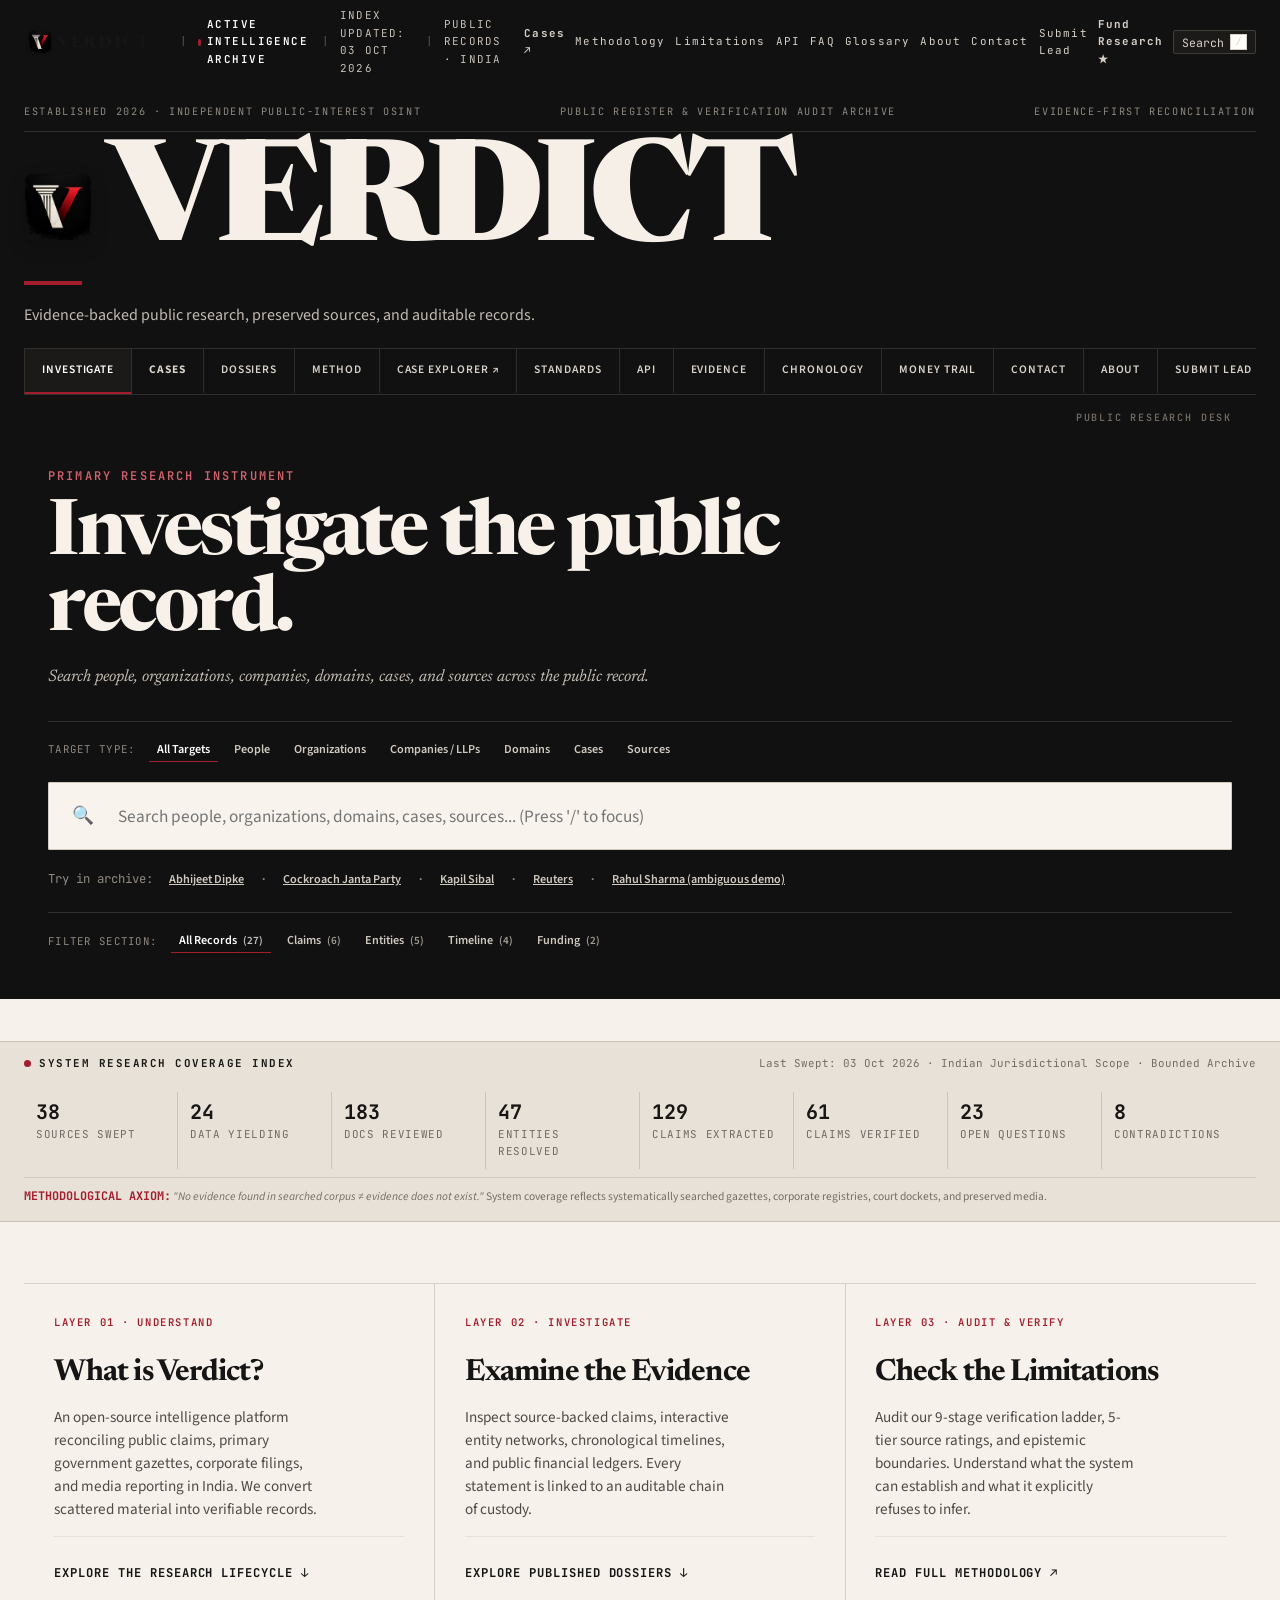
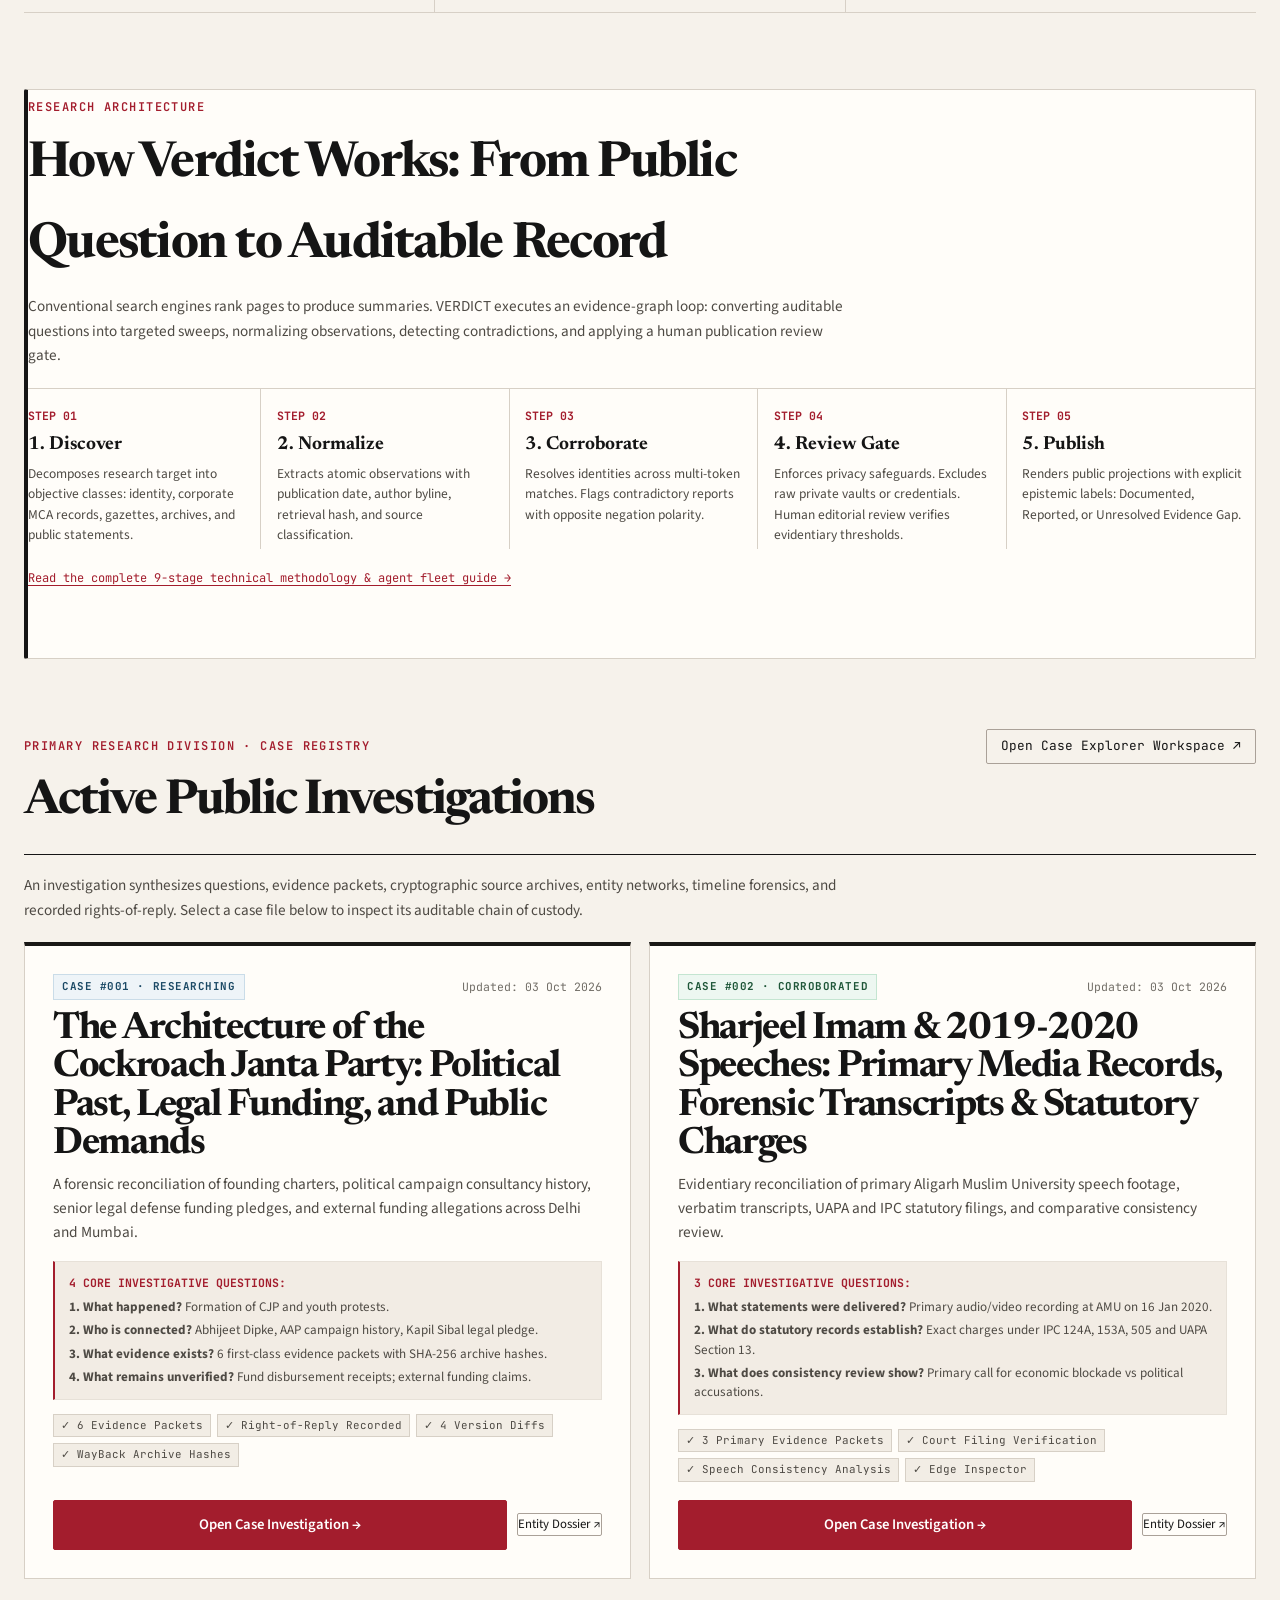
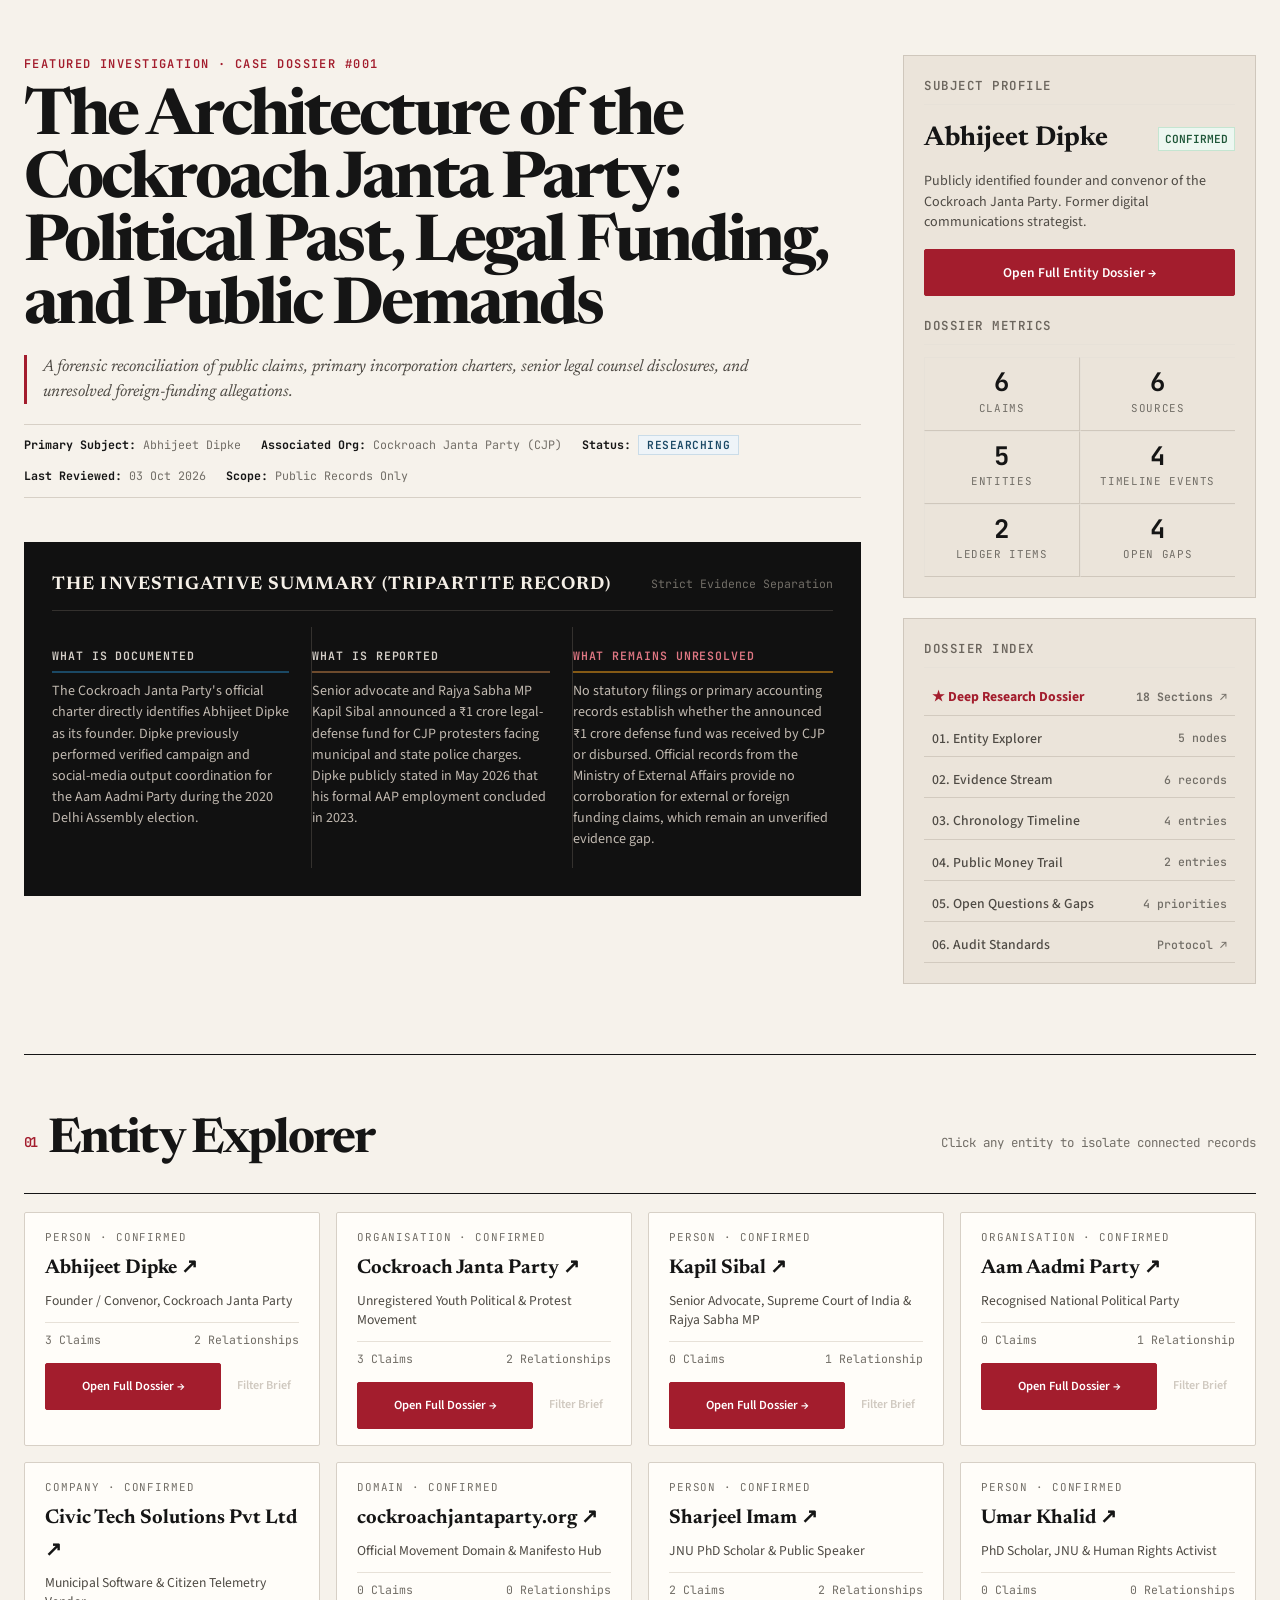
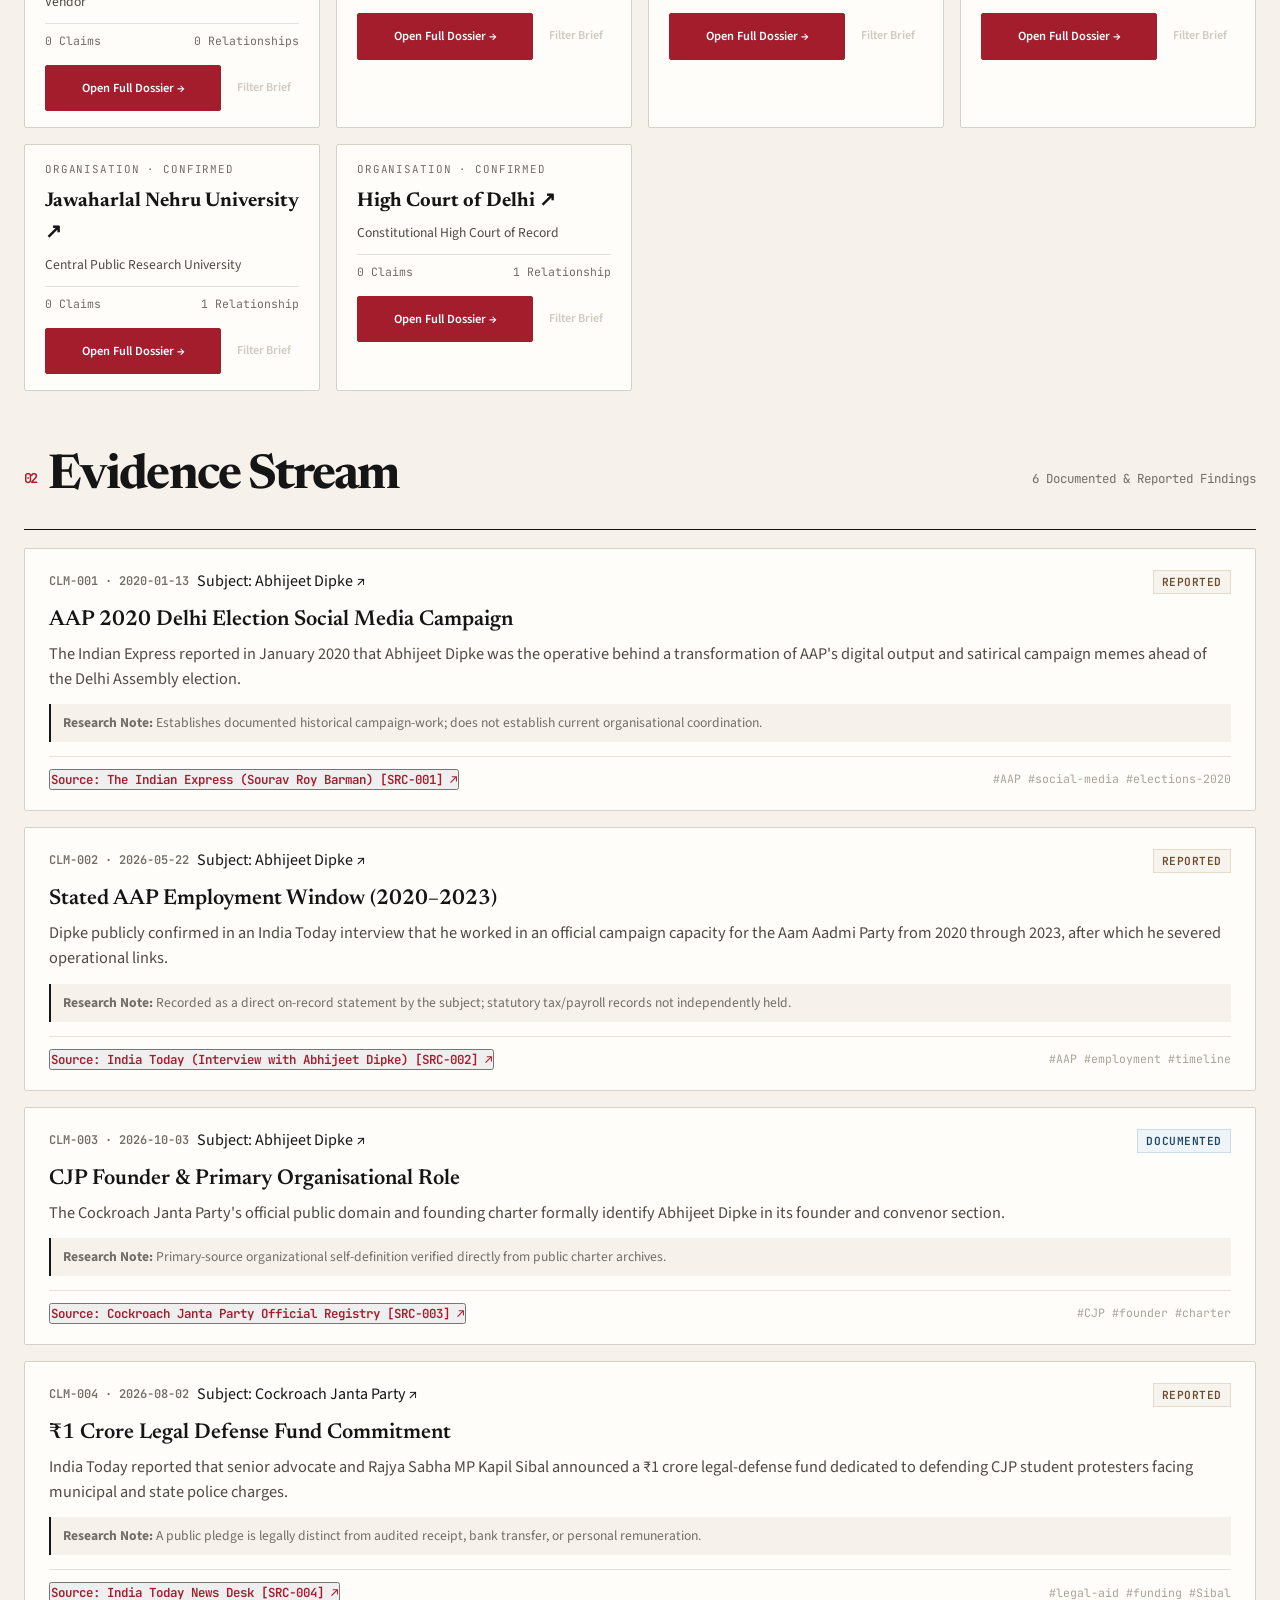
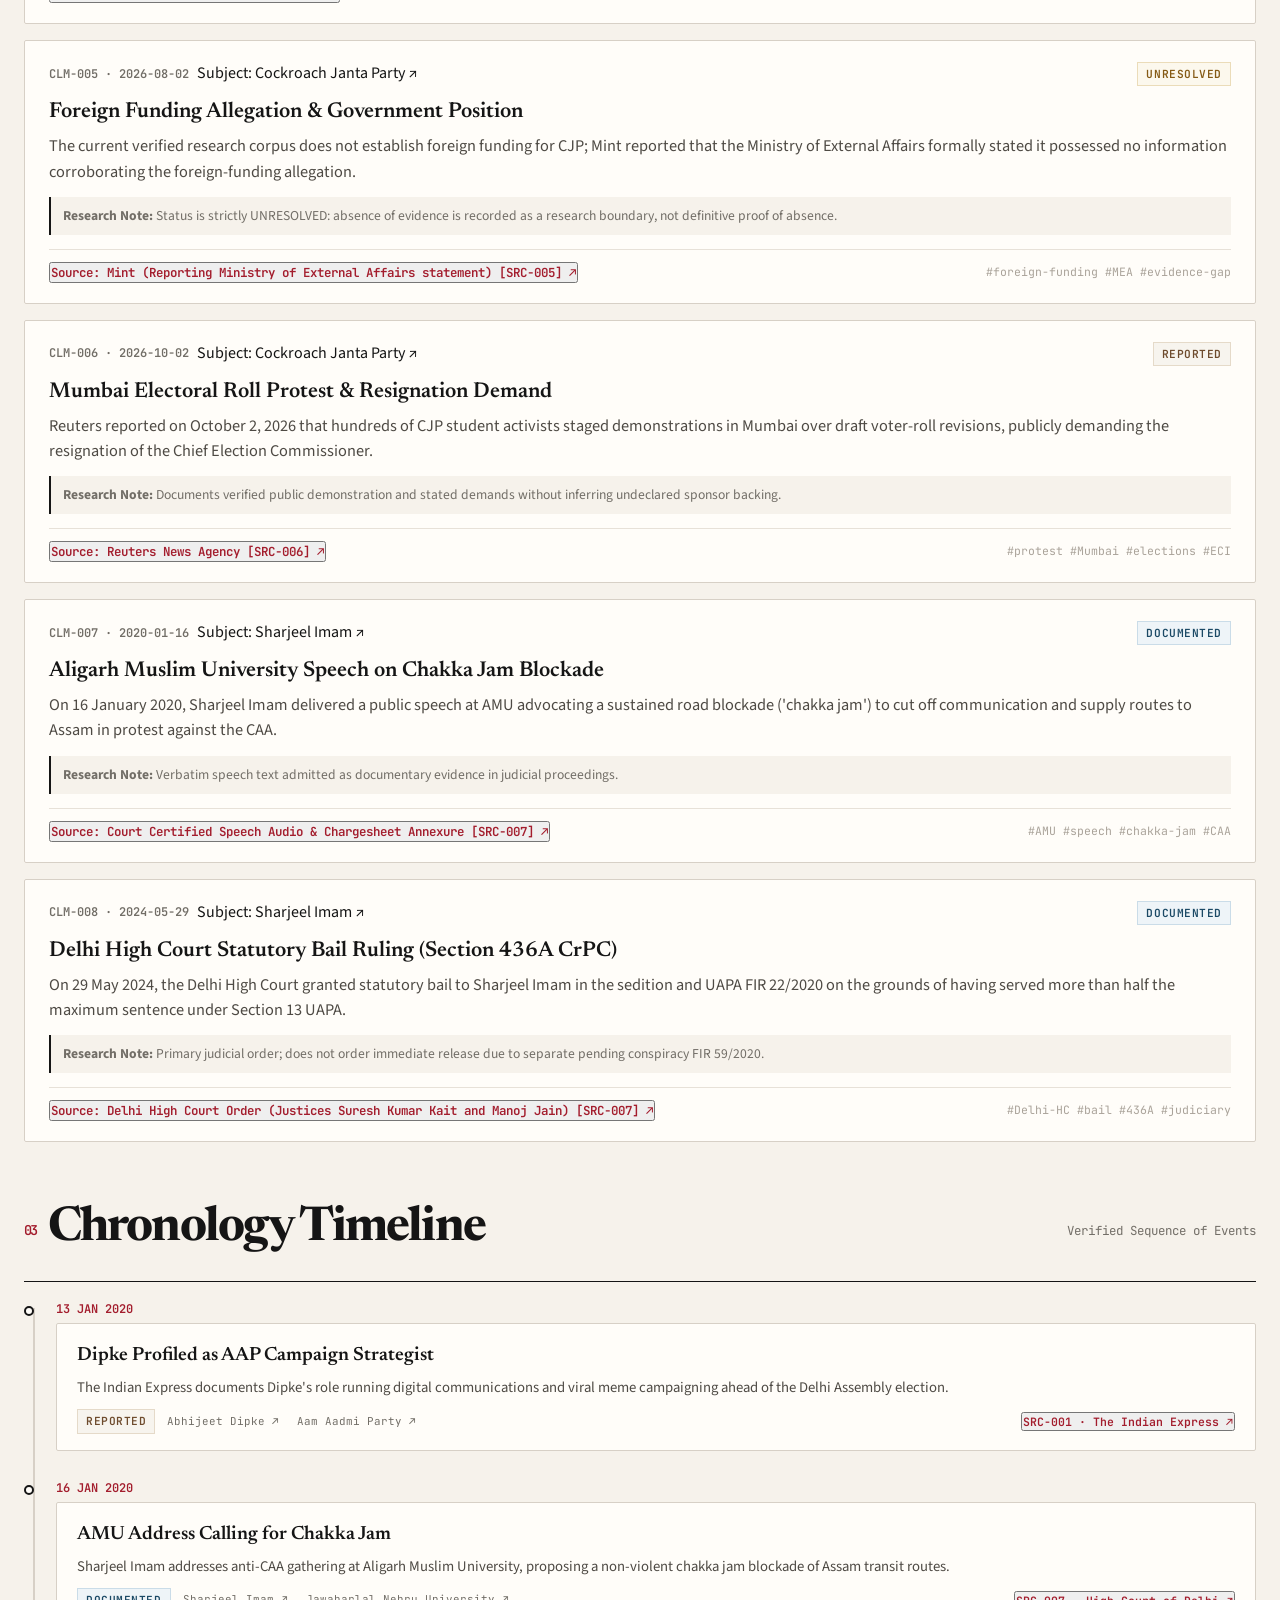
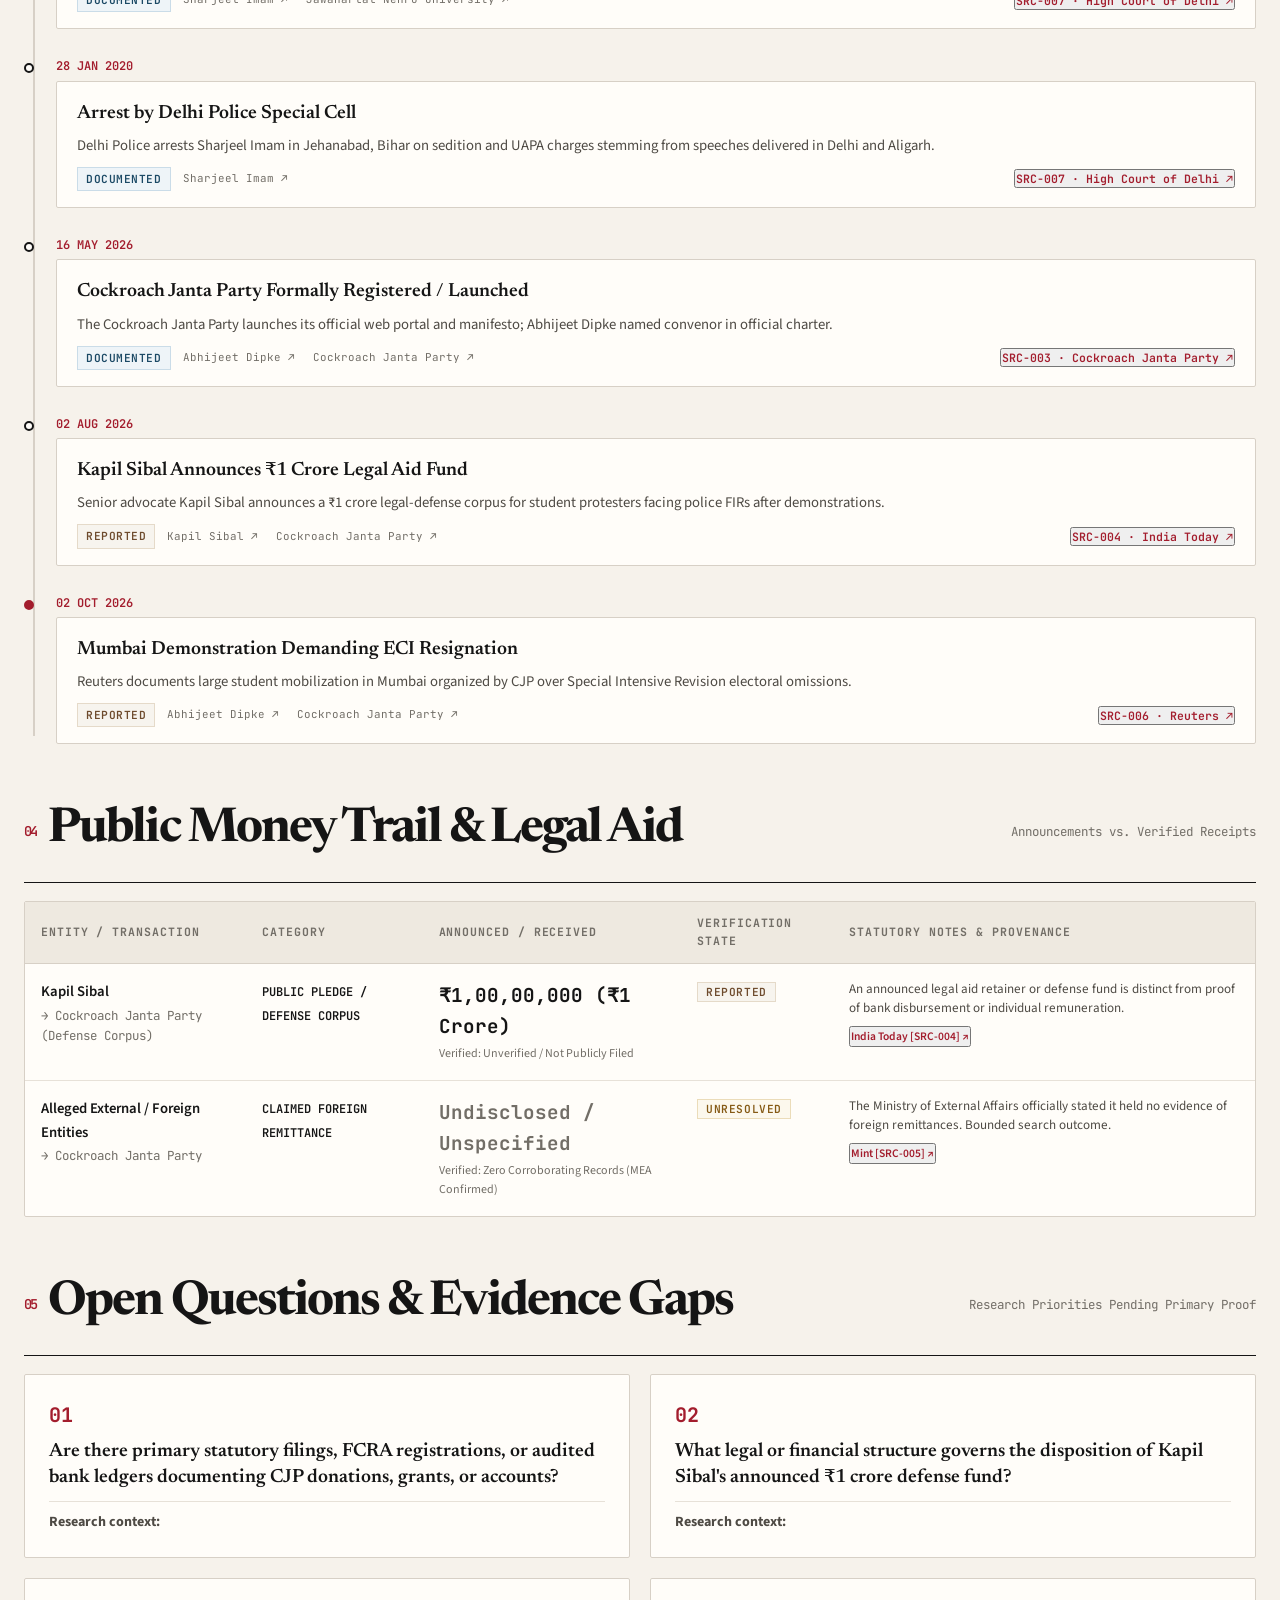
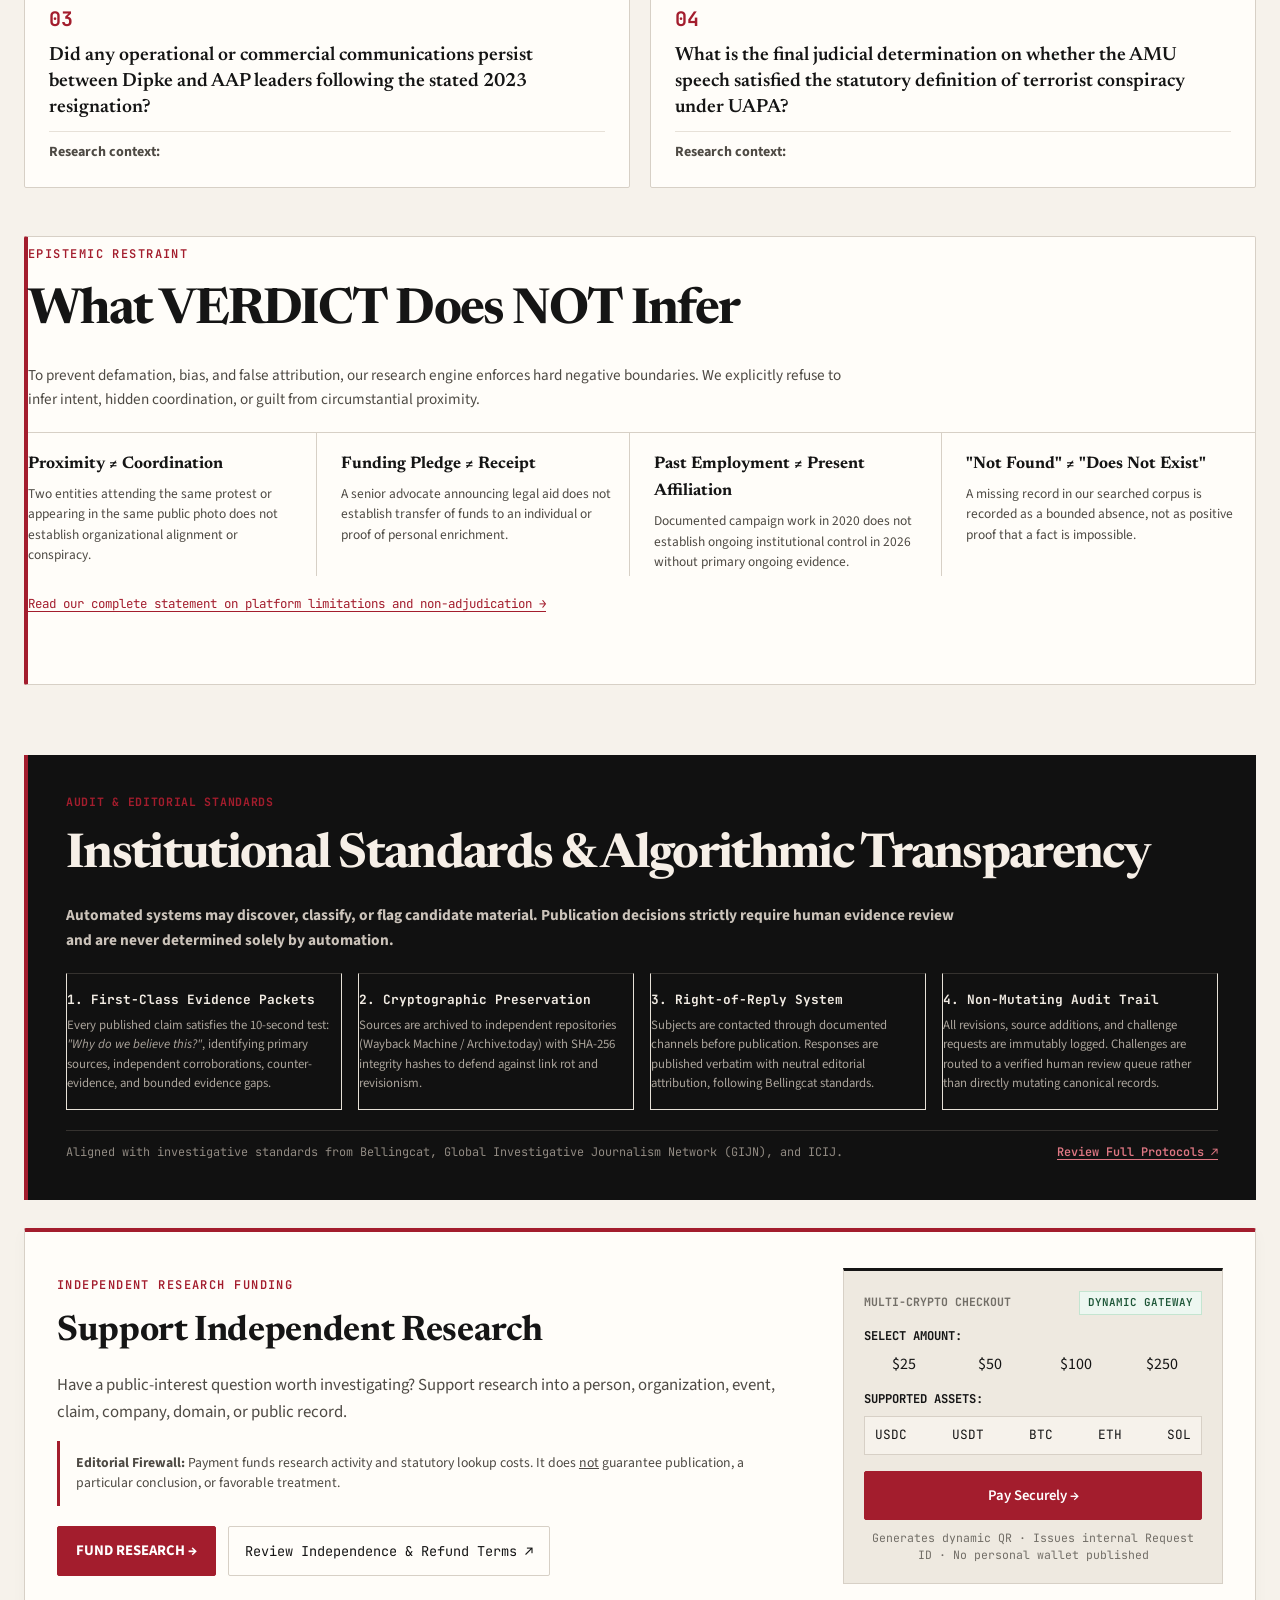
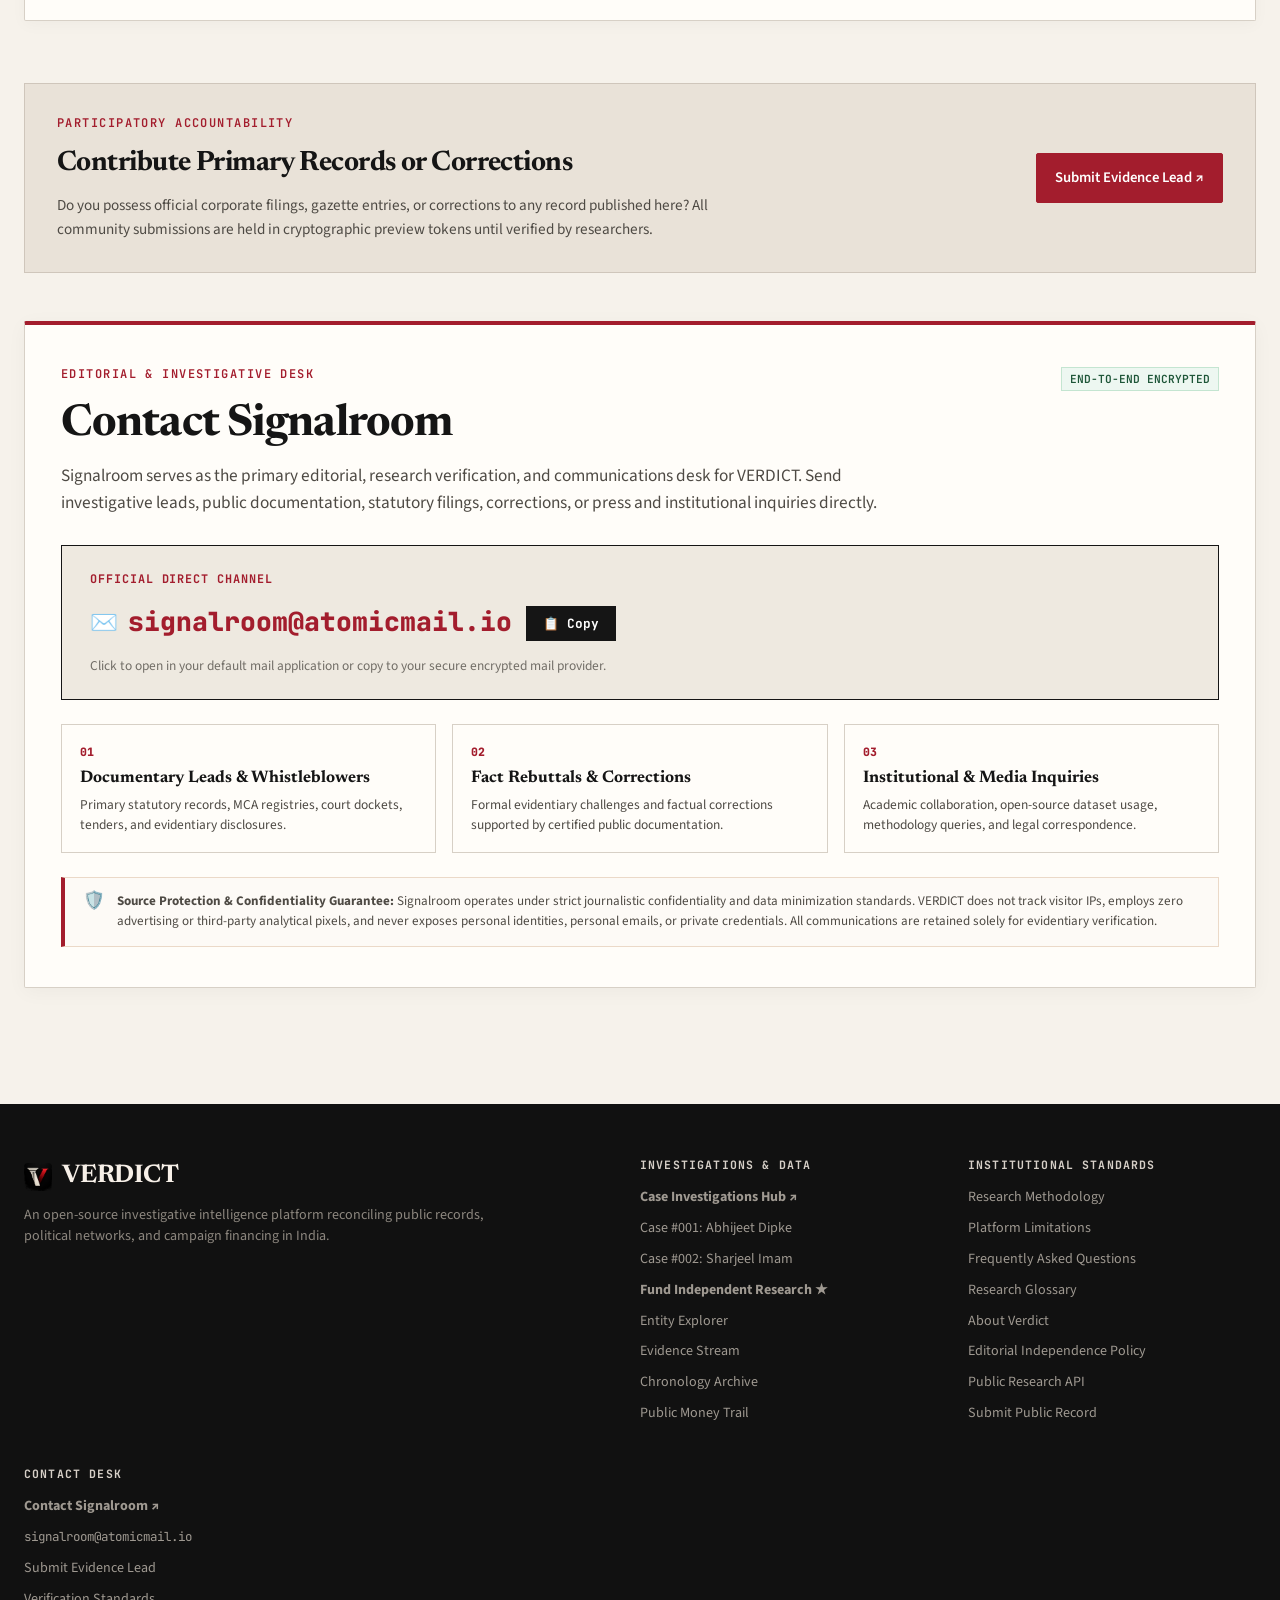
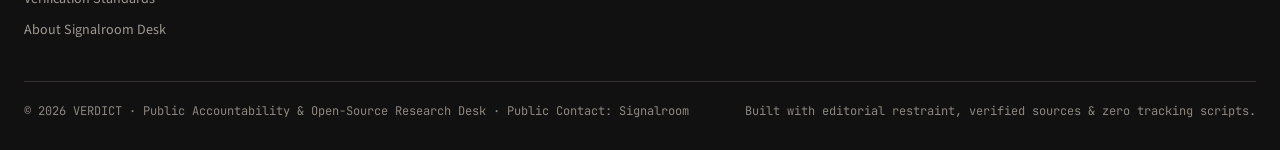
<file: index.html>
<!doctype html>
<html lang="en">
<head>
  <meta charset="utf-8">
  <meta name="viewport" content="width=device-width, initial-scale=1">
  <meta name="robots" content="index, follow">
  <meta name="description" content="VERDICT: Public accountability research and open-source intelligence platform. Independent evidence-backed dossiers on political organizations, campaign networks, public funding, and verifiable records.">
  <meta name="author" content="VERDICT Research Desk">
  <meta property="og:title" content="VERDICT · Investigate the public record.">
  <meta property="og:description" content="Search people, organizations, companies, domains, and cases across source-backed public records and open-source intelligence archives.">
  <meta property="og:type" content="website">
  <meta property="og:url" content="https://www.verdict.is-an.org/">

  <link rel="canonical" href="https://www.verdict.is-an.org/">
  <meta name="twitter:card" content="summary_large_image">
  <meta name="twitter:title" content="VERDICT · Public Accountability &amp; Open-Source Research">
  <meta name="twitter:description" content="Independent evidence-backed dossiers on political organizations, campaign networks, public funding, and verifiable records in India.">

  <script type="application/ld+json">
  {
    "@context": "https://schema.org",
    "@type": "NewsMediaOrganization",
    "name": "VERDICT",
    "url": "https://www.verdict.is-an.org/",
    "description": "An open-source investigative intelligence platform reconciling public records, political networks, and campaign financing in India.",
    "publishingPrinciples": "https://www.verdict.is-an.org/methodology.html",
    "correctionsPolicy": "https://www.verdict.is-an.org/contribute.html",
    "knowsAbout": ["Public Records", "Election Financing", "Corporate Filings", "Epistemic Verification"]
  }
  </script>

  <title>VERDICT · Public Accountability &amp; Open-Source Research</title>

  <link rel="stylesheet" href="./css/style.css">
  <link rel="icon" type="image/png" href="./assets/favicon.png">
  <link rel="apple-touch-icon" href="./assets/favicon.png">
</head>
<body>

  <!-- Top Institutional Utility Bar -->
  <aside class="top-utility" aria-label="Publication status">
    <div class="top-utility-inner">
      <div class="utility-left">
        <a href="./" class="utility-brand-link" id="utility-brand-home" aria-label="VERDICT Home and Return to Top" title="VERDICT — Click to return to top / main page">
          <img src="./assets/verdict-logo.png" alt="" class="brand-logo-img" aria-hidden="true">
          <span class="brand-wordmark">VERDICT</span>
          <span class="brand-top-indicator" aria-hidden="true">TOP ↑</span>
        </a>
        <span class="utility-sep utility-brand-sep">|</span>
        <span class="live-pill">
          <span class="live-dot" aria-hidden="true"></span>
          Active Intelligence Archive
        </span>
        <span class="utility-sep utility-meta-item">|</span>
        <span class="utility-meta-item">INDEX UPDATED: 03 OCT 2026</span>
        <span class="utility-sep utility-meta-item">|</span>
        <span class="utility-meta-item">PUBLIC RECORDS · INDIA</span>
      </div>
      <div class="utility-right">
        <a href="./case.html" style="color: var(--accent); font-weight: 700;">Cases ↗</a>
        <a href="./methodology.html">Methodology</a>
        <a href="./limitations.html">Limitations</a>
        <a href="./api.html">API</a>
        <a href="./faq.html">FAQ</a>
        <a href="./glossary.html">Glossary</a>
        <a href="./about.html">About</a>
        <a href="#contact">Contact</a>
        <a href="./contribute.html">Submit Lead</a>
        <a href="./fund.html" style="color: var(--accent); font-weight: 700;">Fund Research ★</a>
        <button type="button" class="search-shortcut-btn" onclick="document.getElementById('search-input').focus()" title="Press / to search">
          <span>Search</span>
          <kbd class="kbd-key">/</kbd>
        </button>
      </div>
    </div>
  </aside>

  <!-- Editorial Masthead -->
  <header class="masthead">
    <div class="masthead-inner">
      <div class="masthead-topline">
        <span>ESTABLISHED 2026 · INDEPENDENT PUBLIC-INTEREST OSINT</span>
        <span>PUBLIC REGISTER &amp; VERIFICATION AUDIT ARCHIVE</span>
        <span>EVIDENCE-FIRST RECONCILIATION</span>
      </div>
      <h1 class="masthead-brand">
        <a href="./">
          <img src="./assets/verdict-logo.png" alt="VERDICT emblem" class="masthead-emblem">VERDICT
        </a>
      </h1>
      <p class="masthead-descriptor">
        Evidence-backed public research, preserved sources, and auditable records.
      </p>
      <nav class="masthead-nav" aria-label="Main Navigation">
        <a href="#search-hero" class="active">Investigate</a>
        <a href="#active-cases" style="color: var(--accent); font-weight: 700;">Cases</a>
        <a href="#featured-dossier">Dossiers</a>
        <a href="#how-it-works">Method</a>
        <a href="./case.html">Case Explorer ↗</a>
        <a href="./methodology.html">Standards</a>
        <a href="./api.html">API</a>
        <a href="#evidence">Evidence</a>
        <a href="#timeline">Chronology</a>
        <a href="#money">Money Trail</a>
        <a href="#contact">Contact</a>
        <a href="./about.html">About</a>
        <a href="./contribute.html">Submit Lead</a>
        <a href="./fund.html" style="color: var(--accent); font-weight: 700;">Fund Research ★</a>
      </nav>
    </div>
  </header>

  <!-- Main Publication Container -->
  <main class="main-wrapper">

    <!-- PRIMARY RESEARCH ENTRY POINT (TARGET-CENTRIC) -->
    <section id="search-hero" class="search-hero" data-reveal aria-labelledby="search-hero-heading">
      <span class="kicker">Primary Research Instrument</span>
      <h2 id="search-hero-heading" class="search-hero-title">
        Investigate the public record.
      </h2>
      <p class="search-hero-subtitle">
        Search people, organizations, companies, domains, cases, and sources across the public record.
      </p>

      <!-- Target Type Quick Selectors -->
      <div class="target-type-selector" role="radiogroup" aria-label="Target Entity Type">
        <span class="filter-label">Target Type:</span>
        <button type="button" class="target-type-btn active" data-target-type="all">All Targets</button>
        <button type="button" class="target-type-btn" data-target-type="person">People</button>
        <button type="button" class="target-type-btn" data-target-type="organisation">Organizations</button>
        <button type="button" class="target-type-btn" data-target-type="company">Companies / LLPs</button>
        <button type="button" class="target-type-btn" data-target-type="domain">Domains</button>
        <button type="button" class="target-type-btn" data-target-type="case">Cases</button>
        <button type="button" class="target-type-btn" data-target-type="source">Sources</button>
      </div>

      <!-- Search Input Wrap -->
      <div class="search-input-wrap">
        <span class="search-icon" aria-hidden="true">🔍</span>
        <input 
          type="search" 
          id="search-input" 
          class="search-input" 
          placeholder="Search people, organizations, domains, cases, sources... (Press '/' to focus)" 
          autocomplete="off"
          spellcheck="false"
          aria-label="Search the public intelligence archive"
        >
        <button type="button" id="search-clear" class="search-clear-btn" aria-label="Clear search">✕</button>
      </div>

      <!-- Try Prompt Links -->
      <div class="search-try-prompts">
        <span>Try in archive:</span>
        <button type="button" class="try-link" data-query="Abhijeet Dipke">Abhijeet Dipke</button>
        <span>·</span>
        <button type="button" class="try-link" data-query="Cockroach Janta Party">Cockroach Janta Party</button>
        <span>·</span>
        <button type="button" class="try-link" data-query="Kapil Sibal">Kapil Sibal</button>
        <span>·</span>
        <button type="button" class="try-link" data-query="Reuters">Reuters</button>
        <span>·</span>
        <button type="button" class="try-link" data-query="Rahul Sharma">Rahul Sharma (ambiguous demo)</button>
      </div>

      <!-- Section Filter Pills -->
      <div class="filter-bar" style="margin-top: 20px;">
        <span class="filter-label">Filter Section:</span>
        <button type="button" class="filter-chip active" data-filter="all">All Records <span class="chip-count">(27)</span></button>
        <button type="button" class="filter-chip" data-filter="claims">Claims <span class="chip-count">(6)</span></button>
        <button type="button" class="filter-chip" data-filter="entities">Entities <span class="chip-count">(5)</span></button>
        <button type="button" class="filter-chip" data-filter="timeline">Timeline <span class="chip-count">(4)</span></button>
        <button type="button" class="filter-chip" data-filter="funding">Funding <span class="chip-count">(2)</span></button>
      </div>

      <!-- Active Filter Alert Bar -->
      <div id="active-filter-alert" class="active-filter-alert" role="status">
        <span id="filter-message">Filtered view active</span>
        <button type="button" id="filter-reset-btn">Reset All Filters</button>
      </div>

      <!-- Ambiguous Identity Resolution Panel (Demonstrates Disambiguation) -->
      <div id="disambiguation-panel" class="disambiguation-panel" role="region" aria-labelledby="disambiguation-heading">
        <h3 id="disambiguation-heading" class="disambiguation-title">
          Identity Disambiguation: Multiple Public Matches Detected
        </h3>
        <p class="disambiguation-note">
          <b>Forensic Principle: Similarity is not identity.</b> Common name collisions occur frequently across corporate registries and public databases. The system refuses to collapse separate people into one entity without independent corroboration.
        </p>
        <div id="disambiguation-list" class="candidate-list">
          <!-- Rendered dynamically by app.js -->
        </div>
      </div>

      <!-- Unindexed Target Explainer -->
      <div id="unindexed-card" class="unindexed-card" role="region" aria-labelledby="unindexed-heading">
        <h3 id="unindexed-heading">
          Target Not Found in Published Index: <span id="unindexed-query-text" style="font-style: italic; color: var(--accent);"></span>
        </h3>
        <p>
          VERDICT does not generate speculative answers or hallucinate findings. To protect against misinformation, unindexed entities require an initial <strong>Research Objective Decomposition</strong> across public records, gazettes, corporate registries, and archive sweeps.
        </p>
        <p style="font-family: var(--font-mono); font-size: 0.78rem; color: var(--ink-muted);">
          <b>Verification Pipeline:</b> Target Normalization → Source Sweeps → Observation Extraction → Contradiction Checks → Human Review Gate → Publication.
        </p>
        <button type="button" id="unindexed-lead-btn" class="btn-primary" style="margin-top: 10px; padding: 8px 16px; font-size: 0.85rem;">
          Submit Target as a Research Lead ↗
        </button>
      </div>
    </section>

    <!-- RESEARCH COVERAGE DASHBOARD BAR -->
    <section class="coverage-bar-section" data-reveal aria-label="Research Coverage Overview">
      <div class="coverage-bar-card">
        <div class="coverage-bar-header">
          <span class="coverage-bar-title"><span class="pulse-dot"></span> System Research Coverage Index</span>
          <span class="coverage-bar-meta">Last Swept: 03 Oct 2026 · Indian Jurisdictional Scope · Bounded Archive</span>
        </div>
        <div class="coverage-metrics-grid">
          <div class="coverage-stat"><span class="stat-num">38</span><span class="stat-label">Sources Swept</span></div>
          <div class="coverage-stat"><span class="stat-num">24</span><span class="stat-label">Data Yielding</span></div>
          <div class="coverage-stat"><span class="stat-num">183</span><span class="stat-label">Docs Reviewed</span></div>
          <div class="coverage-stat"><span class="stat-num">47</span><span class="stat-label">Entities Resolved</span></div>
          <div class="coverage-stat"><span class="stat-num">129</span><span class="stat-label">Claims Extracted</span></div>
          <div class="coverage-stat"><span class="stat-num">61</span><span class="stat-label">Claims Verified</span></div>
          <div class="coverage-stat"><span class="stat-num">23</span><span class="stat-label">Open Questions</span></div>
          <div class="coverage-stat"><span class="stat-num">8</span><span class="stat-label">Contradictions</span></div>
        </div>
        <div class="coverage-epistemic-disclaimer">
          <strong>Methodological Axiom:</strong> <em>"No evidence found in searched corpus ≠ evidence does not exist."</em> System coverage reflects systematically searched gazettes, corporate registries, court dockets, and preserved media.
        </div>
      </div>
    </section>

    <!-- THREE INFORMATION LAYERS (UNDERSTAND, INVESTIGATE, AUDIT) -->
    <section class="layers-grid" data-reveal="stagger" aria-label="Platform Architecture Layers">
      <article class="layer-card">
        <div class="layer-num">Layer 01 · Understand</div>
        <h3 class="layer-title">What is Verdict?</h3>
        <p class="layer-desc">
          An open-source intelligence platform reconciling public claims, primary government gazettes, corporate filings, and media reporting in India. We convert scattered material into verifiable records.
        </p>
        <div class="layer-footer">
          <a href="#how-it-works">Explore the Research Lifecycle ↓</a>
        </div>
      </article>

      <article class="layer-card">
        <div class="layer-num">Layer 02 · Investigate</div>
        <h3 class="layer-title">Examine the Evidence</h3>
        <p class="layer-desc">
          Inspect source-backed claims, interactive entity networks, chronological timelines, and public financial ledgers. Every statement is linked to an auditable chain of custody.
        </p>
        <div class="layer-footer">
          <a href="#featured-dossier">Explore Published Dossiers ↓</a>
        </div>
      </article>

      <article class="layer-card">
        <div class="layer-num">Layer 03 · Audit &amp; Verify</div>
        <h3 class="layer-title">Check the Limitations</h3>
        <p class="layer-desc">
          Audit our 9-stage verification ladder, 5-tier source ratings, and epistemic boundaries. Understand what the system can establish and what it explicitly refuses to infer.
        </p>
        <div class="layer-footer">
          <a href="./methodology.html">Read Full Methodology ↗</a>
        </div>
      </article>
    </section>

    <!-- SECTION: HOW IT WORKS (THE 5-STAGE PUBLIC LIFECYCLE) -->
    <section id="how-it-works" class="methodology-block" data-reveal aria-labelledby="how-it-works-title">
      <span class="kicker">Research Architecture</span>
      <h2 id="how-it-works-title" style="font-family: var(--font-serif); font-size: 1.85rem; font-weight: 700; color: var(--ink); margin-bottom: 8px;">
        How Verdict Works: From Public Question to Auditable Record
      </h2>
      <p style="font-size: 0.95rem; color: var(--ink-secondary); max-width: 820px;">
        Conventional search engines rank pages to produce summaries. VERDICT executes an evidence-graph loop: converting auditable questions into targeted sweeps, normalizing observations, detecting contradictions, and applying a human publication review gate.
      </p>

      <div class="methodology-grid" data-reveal="stagger" style="grid-template-columns: repeat(5, 1fr); gap: 16px;">
        <div class="methodology-col">
          <div style="font-family: var(--font-mono); font-size: 0.72rem; color: var(--accent); font-weight: 700;">STEP 01</div>
          <h3 style="font-size: 1rem; margin: 4px 0;">1. Discover</h3>
          <p style="font-size: 0.82rem;">Decomposes research target into objective classes: identity, corporate MCA records, gazettes, archives, and public statements.</p>
        </div>
        <div class="methodology-col">
          <div style="font-family: var(--font-mono); font-size: 0.72rem; color: var(--accent); font-weight: 700;">STEP 02</div>
          <h3 style="font-size: 1rem; margin: 4px 0;">2. Normalize</h3>
          <p style="font-size: 0.82rem;">Extracts atomic observations with publication date, author byline, retrieval hash, and source classification.</p>
        </div>
        <div class="methodology-col">
          <div style="font-family: var(--font-mono); font-size: 0.72rem; color: var(--accent); font-weight: 700;">STEP 03</div>
          <h3 style="font-size: 1rem; margin: 4px 0;">3. Corroborate</h3>
          <p style="font-size: 0.82rem;">Resolves identities across multi-token matches. Flags contradictory reports with opposite negation polarity.</p>
        </div>
        <div class="methodology-col">
          <div style="font-family: var(--font-mono); font-size: 0.72rem; color: var(--accent); font-weight: 700;">STEP 04</div>
          <h3 style="font-size: 1rem; margin: 4px 0;">4. Review Gate</h3>
          <p style="font-size: 0.82rem;">Enforces privacy safeguards. Excludes raw private vaults or credentials. Human editorial review verifies evidentiary thresholds.</p>
        </div>
        <div class="methodology-col">
          <div style="font-family: var(--font-mono); font-size: 0.72rem; color: var(--accent); font-weight: 700;">STEP 05</div>
          <h3 style="font-size: 1rem; margin: 4px 0;">5. Publish</h3>
          <p style="font-size: 0.82rem;">Renders public projections with explicit epistemic labels: Documented, Reported, or Unresolved Evidence Gap.</p>
        </div>
      </div>
      <div style="margin-top: 20px; font-family: var(--font-mono); font-size: 0.75rem;">
        <a href="./methodology.html" style="color: var(--accent); text-decoration: underline;">Read the complete 9-stage technical methodology &amp; agent fleet guide →</a>
      </div>
    </section>

    <!-- ACTIVE INVESTIGATIONS SHOWCASE (FIRST-CLASS CASE FILES) -->
    <section id="active-cases" class="active-cases-section" data-reveal aria-labelledby="active-cases-heading">
      <div class="section-header">
        <div>
          <span class="kicker">Primary Research Division · Case Registry</span>
          <h2 id="active-cases-heading" class="section-title" style="margin-top: 4px;">
            Active Public Investigations
          </h2>
        </div>
        <a href="./case.html" class="btn-outline" style="font-family: var(--font-mono); font-size: 0.8rem; padding: 6px 14px;">
          Open Case Explorer Workspace ↗
        </a>
      </div>
      <p class="section-dek" style="margin-bottom: 20px; font-size: 0.95rem; color: var(--ink-secondary); max-width: 820px;">
        An investigation synthesizes questions, evidence packets, cryptographic source archives, entity networks, timeline forensics, and recorded rights-of-reply. Select a case file below to inspect its auditable chain of custody.
      </p>

      <div class="case-showcase-grid">
        <!-- Case 01 -->
        <article class="showcase-card">
          <div class="showcase-card-header">
            <span class="case-badge-pill researching">CASE #001 · RESEARCHING</span>
            <span class="showcase-updated">Updated: 03 Oct 2026</span>
          </div>
          <h3 class="showcase-title">
            <a href="./case.html?id=case_abhijeet-dipke">The Architecture of the Cockroach Janta Party: Political Past, Legal Funding, and Public Demands</a>
          </h3>
          <p class="showcase-summary">
            A forensic reconciliation of founding charters, political campaign consultancy history, senior legal defense funding pledges, and external funding allegations across Delhi and Mumbai.
          </p>
          <div class="showcase-questions">
            <div class="showcase-q-header">4 Core Investigative Questions:</div>
            <ul>
              <li><strong>1. What happened?</strong> Formation of CJP and youth protests.</li>
              <li><strong>2. Who is connected?</strong> Abhijeet Dipke, AAP campaign history, Kapil Sibal legal pledge.</li>
              <li><strong>3. What evidence exists?</strong> 6 first-class evidence packets with SHA-256 archive hashes.</li>
              <li><strong>4. What remains unverified?</strong> Fund disbursement receipts; external funding claims.</li>
            </ul>
          </div>
          <div class="showcase-features">
            <span class="feature-tag">✓ 6 Evidence Packets</span>
            <span class="feature-tag">✓ Right-of-Reply Recorded</span>
            <span class="feature-tag">✓ 4 Version Diffs</span>
            <span class="feature-tag">✓ WayBack Archive Hashes</span>
          </div>
          <div class="showcase-actions">
            <a href="./case.html?id=case_abhijeet-dipke" class="btn-primary" style="flex: 1; justify-content: center; text-align: center; text-decoration: none;">
              Open Case Investigation →
            </a>
            <a href="./dossier.html?id=person_abhijeet-dipke" class="btn-secondary" style="font-size: 0.8rem; text-decoration: none;">
              Entity Dossier ↗
            </a>
          </div>
        </article>

        <!-- Case 02 -->
        <article class="showcase-card">
          <div class="showcase-card-header">
            <span class="case-badge-pill corroborated">CASE #002 · CORROBORATED</span>
            <span class="showcase-updated">Updated: 03 Oct 2026</span>
          </div>
          <h3 class="showcase-title">
            <a href="./case.html?id=case_sharjeel-imam">Sharjeel Imam &amp; 2019-2020 Speeches: Primary Media Records, Forensic Transcripts &amp; Statutory Charges</a>
          </h3>
          <p class="showcase-summary">
            Evidentiary reconciliation of primary Aligarh Muslim University speech footage, verbatim transcripts, UAPA and IPC statutory filings, and comparative consistency review.
          </p>
          <div class="showcase-questions">
            <div class="showcase-q-header">3 Core Investigative Questions:</div>
            <ul>
              <li><strong>1. What statements were delivered?</strong> Primary audio/video recording at AMU on 16 Jan 2020.</li>
              <li><strong>2. What do statutory records establish?</strong> Exact charges under IPC 124A, 153A, 505 and UAPA Section 13.</li>
              <li><strong>3. What does consistency review show?</strong> Primary call for economic blockade vs political accusations.</li>
            </ul>
          </div>
          <div class="showcase-features">
            <span class="feature-tag">✓ 3 Primary Evidence Packets</span>
            <span class="feature-tag">✓ Court Filing Verification</span>
            <span class="feature-tag">✓ Speech Consistency Analysis</span>
            <span class="feature-tag">✓ Edge Inspector</span>
          </div>
          <div class="showcase-actions">
            <a href="./case.html?id=case_sharjeel-imam" class="btn-primary" style="flex: 1; justify-content: center; text-align: center; text-decoration: none;">
              Open Case Investigation →
            </a>
            <a href="./dossier.html?id=person_sharjeel-imam" class="btn-secondary" style="font-size: 0.8rem; text-decoration: none;">
              Entity Dossier ↗
            </a>
          </div>
        </article>
      </div>
    </section>

    <!-- SECTION: FEATURED INVESTIGATION (CASE DOSSIER #001) -->
    <section id="featured-dossier" class="lead-dossier" data-reveal aria-labelledby="featured-dossier-heading">
      <article class="lead-article">
        <span class="kicker">Featured Investigation · Case Dossier #001</span>
        <h2 id="featured-dossier-heading" class="lead-headline">
          The Architecture of the Cockroach Janta Party: Political Past, Legal Funding, and Public Demands
        </h2>
        <p class="lead-dek">
          A forensic reconciliation of public claims, primary incorporation charters, senior legal counsel disclosures, and unresolved foreign-funding allegations.
        </p>

        <div class="lead-meta-strip">
          <span><b>Primary Subject:</b> Abhijeet Dipke</span>
          <span><b>Associated Org:</b> Cockroach Janta Party (CJP)</span>
          <span><b>Status:</b> <span class="state-badge documented" style="font-size:0.7rem;">RESEARCHING</span></span>
          <span><b>Last Reviewed:</b> 03 Oct 2026</span>
          <span><b>Scope:</b> Public Records Only</span>
        </div>

        <!-- The Tripartite Verdict Box -->
        <div class="verdict-box">
          <div class="verdict-box-header">
            <h3 class="verdict-box-title">The Investigative Summary (Tripartite Record)</h3>
            <span style="font-family: var(--font-mono); font-size: 0.72rem; color: var(--ink-muted);">Strict Evidence Separation</span>
          </div>

          <div class="triad-grid">
            <div class="triad-col doc">
              <h4 class="triad-col-header">What is Documented</h4>
              <p>
                The Cockroach Janta Party's official charter directly identifies Abhijeet Dipke as its founder. Dipke previously performed verified campaign and social-media output coordination for the Aam Aadmi Party during the 2020 Delhi Assembly election.
              </p>
            </div>

            <div class="triad-col rep">
              <h4 class="triad-col-header">What is Reported</h4>
              <p>
                Senior advocate and Rajya Sabha MP Kapil Sibal announced a ₹1 crore legal-defense fund for CJP protesters facing municipal and state police charges. Dipke publicly stated in May 2026 that his formal AAP employment concluded in 2023.
              </p>
            </div>

            <div class="triad-col gap">
              <h4 class="triad-col-header">What Remains Unresolved</h4>
              <p>
                No statutory filings or primary accounting records establish whether the announced ₹1 crore defense fund was received by CJP or disbursed. Official records from the Ministry of External Affairs provide no corroboration for external or foreign funding claims, which remain an unverified evidence gap.
              </p>
            </div>
          </div>
        </div>
      </article>

      <!-- Sidebar: Dossier At A Glance -->
      <aside class="lead-sidebar" aria-label="Dossier Overview">
        <div class="dossier-card">
          <div class="dossier-card-title">Subject Profile</div>
          <div class="subject-badge">
            <span class="subject-name">Abhijeet Dipke</span>
            <span class="subject-status">CONFIRMED</span>
          </div>
          <p class="subject-desc">
            Publicly identified founder and convenor of the Cockroach Janta Party. Former digital communications strategist.
          </p>

          <div style="margin-top: 14px;">
            <a href="./dossier.html?id=person_abhijeet-dipke" class="btn-primary" style="width: 100%; justify-content: center; padding: 10px; font-size: 0.84rem; text-decoration: none;">
              Open Full Entity Dossier →
            </a>
          </div>

          <div class="dossier-card-title" style="margin-top: 20px;">Dossier Metrics</div>
          <div class="metrics-matrix">
            <div class="metric-cell">
              <div class="metric-val">6</div>
              <div class="metric-lbl">Claims</div>
            </div>
            <div class="metric-cell">
              <div class="metric-val">6</div>
              <div class="metric-lbl">Sources</div>
            </div>
            <div class="metric-cell">
              <div class="metric-val">5</div>
              <div class="metric-lbl">Entities</div>
            </div>
            <div class="metric-cell">
              <div class="metric-val">4</div>
              <div class="metric-lbl">Timeline Events</div>
            </div>
            <div class="metric-cell">
              <div class="metric-val">2</div>
              <div class="metric-lbl">Ledger Items</div>
            </div>
            <div class="metric-cell">
              <div class="metric-val">4</div>
              <div class="metric-lbl">Open Gaps</div>
            </div>
          </div>
        </div>

        <div class="dossier-card">
          <div class="dossier-card-title">Dossier Index</div>
          <ul class="toc-list">
            <li>
              <a href="./dossier.html?id=person_abhijeet-dipke" class="toc-link" style="color: var(--accent); font-weight: 700; background: var(--bg-subtle);">
                <span>★ Deep Research Dossier</span>
                <span class="toc-num">18 Sections ↗</span>
              </a>
            </li>
            <li>
              <a href="#entities" class="toc-link">
                <span>01. Entity Explorer</span>
                <span class="toc-num">5 nodes</span>
              </a>
            </li>
            <li>
              <a href="#evidence" class="toc-link">
                <span>02. Evidence Stream</span>
                <span class="toc-num">6 records</span>
              </a>
            </li>
            <li>
              <a href="#timeline" class="toc-link">
                <span>03. Chronology Timeline</span>
                <span class="toc-num">4 entries</span>
              </a>
            </li>
            <li>
              <a href="#money" class="toc-link">
                <span>04. Public Money Trail</span>
                <span class="toc-num">2 entries</span>
              </a>
            </li>
            <li>
              <a href="#questions" class="toc-link">
                <span>05. Open Questions &amp; Gaps</span>
                <span class="toc-num">4 priorities</span>
              </a>
            </li>
            <li>
              <a href="./methodology.html" class="toc-link">
                <span>06. Audit Standards</span>
                <span class="toc-num">Protocol ↗</span>
              </a>
            </li>
          </ul>
        </div>
      </aside>
    </section>

    <!-- Section 01: Entity Explorer -->
    <section id="entities" data-reveal aria-labelledby="sec-01-title">
      <div class="section-header">
        <h2 id="sec-01-title" class="section-title">
          <span class="section-num">01</span>
          Entity Explorer
        </h2>
        <span class="section-meta">Click any entity to isolate connected records</span>
      </div>

      <div id="entities-grid" class="entities-grid">
        <!-- Rendered dynamically by app.js -->
      </div>
    </section>

    <!-- Section 02: Evidence Stream -->
    <section id="evidence" data-reveal aria-labelledby="sec-02-title">
      <div class="section-header">
        <h2 id="sec-02-title" class="section-title">
          <span class="section-num">02</span>
          Evidence Stream
        </h2>
        <span class="section-meta">6 Documented &amp; Reported Findings</span>
      </div>

      <div id="evidence-stream" class="evidence-stream">
        <!-- Rendered dynamically by app.js -->
      </div>
    </section>

    <!-- Section 03: Chronology Timeline -->
    <section id="timeline" data-reveal aria-labelledby="sec-03-title">
      <div class="section-header">
        <h2 id="sec-03-title" class="section-title">
          <span class="section-num">03</span>
          Chronology Timeline
        </h2>
        <span class="section-meta">Verified Sequence of Events</span>
      </div>

      <div id="timeline-stream" class="timeline-stream">
        <!-- Rendered dynamically by app.js -->
      </div>
    </section>

    <!-- Section 04: Public Money Trail -->
    <section id="money" data-reveal aria-labelledby="sec-04-title">
      <div class="section-header">
        <h2 id="sec-04-title" class="section-title">
          <span class="section-num">04</span>
          Public Money Trail &amp; Legal Aid
        </h2>
        <span class="section-meta">Announcements vs. Verified Receipts</span>
      </div>

      <div class="funding-ledger">
        <table class="ledger-table">
          <thead>
            <tr>
              <th scope="col">Entity / Transaction</th>
              <th scope="col">Category</th>
              <th scope="col">Announced / Received</th>
              <th scope="col">Verification State</th>
              <th scope="col">Statutory Notes &amp; Provenance</th>
            </tr>
          </thead>
          <tbody id="funding-tbody">
            <!-- Rendered dynamically by app.js -->
          </tbody>
        </table>
      </div>
    </section>

    <!-- Section 05: Open Questions & Evidence Gaps -->
    <section id="questions" data-reveal aria-labelledby="sec-05-title">
      <div class="section-header">
        <h2 id="sec-05-title" class="section-title">
          <span class="section-num">05</span>
          Open Questions &amp; Evidence Gaps
        </h2>
        <span class="section-meta">Research Priorities Pending Primary Proof</span>
      </div>

      <div id="questions-grid" class="questions-grid">
        <!-- Rendered dynamically by app.js -->
      </div>
    </section>

    <!-- EPISTEMIC BOUNDARIES: WHAT VERDICT CANNOT ESTABLISH -->
    <section class="methodology-block" data-reveal style="border-left-color: var(--accent);" aria-labelledby="epistemic-bounds-title">
      <span class="kicker">Epistemic Restraint</span>
      <h2 id="epistemic-bounds-title" style="font-family: var(--font-serif); font-size: 1.65rem; font-weight: 700; color: var(--ink); margin-bottom: 10px;">
        What VERDICT Does NOT Infer
      </h2>
      <p style="font-size: 0.95rem; color: var(--ink-secondary); max-width: 840px;">
        To prevent defamation, bias, and false attribution, our research engine enforces hard negative boundaries. We explicitly refuse to infer intent, hidden coordination, or guilt from circumstantial proximity.
      </p>

      <div class="methodology-grid">
        <div class="methodology-col">
          <h4>Proximity ≠ Coordination</h4>
          <p>Two entities attending the same protest or appearing in the same public photo does not establish organizational alignment or conspiracy.</p>
        </div>
        <div class="methodology-col">
          <h4>Funding Pledge ≠ Receipt</h4>
          <p>A senior advocate announcing legal aid does not establish transfer of funds to an individual or proof of personal enrichment.</p>
        </div>
        <div class="methodology-col">
          <h4>Past Employment ≠ Present Affiliation</h4>
          <p>Documented campaign work in 2020 does not establish ongoing institutional control in 2026 without primary ongoing evidence.</p>
        </div>
        <div class="methodology-col">
          <h4>"Not Found" ≠ "Does Not Exist"</h4>
          <p>A missing record in our searched corpus is recorded as a bounded absence, not as positive proof that a fact is impossible.</p>
        </div>
      </div>
      <div style="margin-top: 18px; font-family: var(--font-mono); font-size: 0.78rem;">
        <a href="./limitations.html" style="color: var(--accent); text-decoration: underline;">Read our complete statement on platform limitations and non-adjudication →</a>
      </div>
    </section>

    <!-- TRUST CENTER & AUTOMATION DISCLOSURE -->
    <section class="trust-center-section" data-reveal aria-labelledby="trust-center-heading">
      <div class="trust-center-card">
        <div class="trust-center-badge">AUDIT &amp; EDITORIAL STANDARDS</div>
        <h3 id="trust-center-heading" class="trust-center-title">
          Institutional Standards &amp; Algorithmic Transparency
        </h3>
        <p class="trust-center-lead">
          <strong>Automated systems may discover, classify, or flag candidate material. Publication decisions strictly require human evidence review and are never determined solely by automation.</strong>
        </p>
        <div class="trust-pillars-grid">
          <div class="trust-pillar">
            <h5>1. First-Class Evidence Packets</h5>
            <p>Every published claim satisfies the 10-second test: <em>"Why do we believe this?"</em>, identifying primary sources, independent corroborations, counter-evidence, and bounded evidence gaps.</p>
          </div>
          <div class="trust-pillar">
            <h5>2. Cryptographic Preservation</h5>
            <p>Sources are archived to independent repositories (Wayback Machine / Archive.today) with SHA-256 integrity hashes to defend against link rot and revisionism.</p>
          </div>
          <div class="trust-pillar">
            <h5>3. Right-of-Reply System</h5>
            <p>Subjects are contacted through documented channels before publication. Responses are published verbatim with neutral editorial attribution, following Bellingcat standards.</p>
          </div>
          <div class="trust-pillar">
            <h5>4. Non-Mutating Audit Trail</h5>
            <p>All revisions, source additions, and challenge requests are immutably logged. Challenges are routed to a verified human review queue rather than directly mutating canonical records.</p>
          </div>
        </div>
        <div class="trust-center-footer">
          <span>Aligned with investigative standards from Bellingcat, Global Investigative Journalism Network (GIJN), and ICIJ.</span>
          <a href="./methodology.html">Review Full Protocols ↗</a>
        </div>
      </div>
    </section>

    <!-- SUPPORT INDEPENDENT RESEARCH (DYNAMIC CRYPTO GATEWAY) -->
    <section id="fund-investigation" class="fund-callout-section" data-reveal aria-labelledby="fund-heading">
      <div class="fund-callout-inner">
        <div class="fund-callout-left">
          <span class="kicker" style="color: var(--accent);">INDEPENDENT RESEARCH FUNDING</span>
          <h3 id="fund-heading" style="font-family: var(--font-serif); font-size: 2.2rem; color: var(--ink); margin: 6px 0 12px; letter-spacing: -0.01em;">
            Support Independent Research
          </h3>
          <p style="font-size: 1.05rem; color: var(--ink-secondary); line-height: 1.55; margin-bottom: 16px;">
            Have a public-interest question worth investigating? Support research into a person, organization, event, claim, company, domain, or public record.
          </p>
          <div style="background: var(--surface); border-left: 3px solid var(--accent); padding: 12px 16px; font-size: 0.86rem; color: var(--ink-secondary); margin-bottom: 20px; line-height: 1.5;">
            <b>Editorial Firewall:</b> Payment funds research activity and statutory lookup costs. It does <u>not</u> guarantee publication, a particular conclusion, or favorable treatment.
          </div>
          <div style="display: flex; gap: 12px; flex-wrap: wrap;">
            <a href="./fund.html" class="btn-primary" style="background: var(--accent); border-color: var(--accent); font-weight: 700;">
              FUND RESEARCH →
            </a>
            <a href="./fund.html#editorial-policy" style="display: inline-flex; align-items: center; padding: 12px 16px; font-family: var(--font-mono); font-size: 0.85rem; color: var(--ink); border: 1px solid var(--border); border-radius: var(--radius-sm); text-decoration: none;">
              Review Independence &amp; Refund Terms ↗
            </a>
          </div>
        </div>

        <div class="fund-callout-right">
          <div class="fund-mini-card">
            <div style="display: flex; justify-content: space-between; align-items: center; margin-bottom: 12px;">
              <span style="font-family: var(--font-mono); font-size: 0.72rem; text-transform: uppercase; font-weight: 700; color: var(--ink-muted);">MULTI-CRYPTO CHECKOUT</span>
              <span class="identity-badge confirmed" style="font-size: 0.68rem;">DYNAMIC GATEWAY</span>
            </div>
            
            <div style="font-size: 0.76rem; font-family: var(--font-mono); font-weight: 700; color: var(--ink); margin-bottom: 6px;">SELECT AMOUNT:</div>
            <div style="display: grid; grid-template-columns: repeat(4, 1fr); gap: 6px; margin-bottom: 12px;">
              <a href="./fund.html?amount=25" class="net-pill-btn active" style="text-align: center; text-decoration: none;">$25</a>
              <a href="./fund.html?amount=50" class="net-pill-btn" style="text-align: center; text-decoration: none;">$50</a>
              <a href="./fund.html?amount=100" class="net-pill-btn" style="text-align: center; text-decoration: none;">$100</a>
              <a href="./fund.html?amount=250" class="net-pill-btn" style="text-align: center; text-decoration: none;">$250</a>
            </div>

            <div style="font-size: 0.76rem; font-family: var(--font-mono); font-weight: 700; color: var(--ink); margin-bottom: 6px;">SUPPORTED ASSETS:</div>
            <div style="font-family: var(--font-mono); font-size: 0.8rem; color: var(--ink); margin-bottom: 16px; background: var(--bg); padding: 8px 10px; border-radius: var(--radius-xs); border: 1px solid var(--border); display: flex; justify-content: space-between;">
              <span>USDC</span><span>USDT</span><span>BTC</span><span>ETH</span><span>SOL</span>
            </div>

            <a href="./fund.html" class="btn-primary" style="width: 100%; justify-content: center; padding: 12px; font-size: 0.92rem; text-decoration: none;">
              Pay Securely →
            </a>
            
            <div style="font-family: var(--font-mono); font-size: 0.72rem; color: var(--ink-muted); text-align: center; margin-top: 10px; line-height: 1.4;">
              Generates dynamic QR · Issues internal Request ID · No personal wallet published
            </div>
          </div>
        </div>
      </div>
    </section>

    <!-- Contribution Callout Banner -->
    <section class="contribute-banner" data-reveal aria-labelledby="contrib-banner-heading">
      <div class="contribute-content">
        <span class="kicker">Participatory Accountability</span>
        <h3 id="contrib-banner-heading">Contribute Primary Records or Corrections</h3>
        <p>
          Do you possess official corporate filings, gazette entries, or corrections to any record published here? All community submissions are held in cryptographic preview tokens until verified by researchers.
        </p>
      </div>
      <div>
        <a href="./contribute.html" class="btn-primary">
          Submit Evidence Lead ↗
        </a>
      </div>
    </section>

    <!-- Dedicated Contact Section: Signalroom -->
    <section id="contact" class="contact-section" data-reveal aria-labelledby="contact-heading">
      <div class="contact-card">
        <div class="contact-header">
          <div class="contact-kicker-row">
            <span class="kicker" style="color: var(--accent);">EDITORIAL &amp; INVESTIGATIVE DESK</span>
            <span class="identity-badge confirmed" style="font-size: 0.7rem;">END-TO-END ENCRYPTED</span>
          </div>
          <h2 id="contact-heading" class="contact-title">Contact Signalroom</h2>
          <p class="contact-dek">
            Signalroom serves as the primary editorial, research verification, and communications desk for VERDICT. 
            Send investigative leads, public documentation, statutory filings, corrections, or press and institutional inquiries directly.
          </p>
        </div>

        <div class="contact-body-grid">
          <!-- Primary Channel Box -->
          <div class="contact-channel-box">
            <div class="channel-label">OFFICIAL DIRECT CHANNEL</div>
            <div class="channel-email-wrap">
              <a href="mailto:signalroom@atomicmail.io" class="channel-email-link" title="Send email to Signalroom">
                <span class="email-icon">✉️</span>
                <span class="email-address">signalroom@atomicmail.io</span>
              </a>
              <button type="button" id="copy-contact-email-btn" class="copy-email-btn" onclick="navigator.clipboard.writeText('signalroom@atomicmail.io'); this.textContent='✓ Copied'; setTimeout(() => this.textContent='📋 Copy', 2500);" title="Copy email address to clipboard">
                📋 Copy
              </button>
            </div>
            <p class="channel-hint">
              Click to open in your default mail application or copy to your secure encrypted mail provider.
            </p>
          </div>

          <!-- Desk Protocols & Scope Grid -->
          <div class="contact-protocols-grid">
            <div class="protocol-card">
              <div class="protocol-num">01</div>
              <div class="protocol-title">Documentary Leads &amp; Whistleblowers</div>
              <p class="protocol-text">
                Primary statutory records, MCA registries, court dockets, tenders, and evidentiary disclosures.
              </p>
            </div>

            <div class="protocol-card">
              <div class="protocol-num">02</div>
              <div class="protocol-title">Fact Rebuttals &amp; Corrections</div>
              <p class="protocol-text">
                Formal evidentiary challenges and factual corrections supported by certified public documentation.
              </p>
            </div>

            <div class="protocol-card">
              <div class="protocol-num">03</div>
              <div class="protocol-title">Institutional &amp; Media Inquiries</div>
              <p class="protocol-text">
                Academic collaboration, open-source dataset usage, methodology queries, and legal correspondence.
              </p>
            </div>
          </div>
        </div>

        <!-- Privacy & Source Protection Commitment -->
        <div class="contact-footer-notice">
          <div class="notice-icon">🛡️</div>
          <div class="notice-text">
            <strong>Source Protection &amp; Confidentiality Guarantee:</strong>
            Signalroom operates under strict journalistic confidentiality and data minimization standards. 
            VERDICT does not track visitor IPs, employs zero advertising or third-party analytical pixels, and never exposes personal identities, personal emails, or private credentials. 
            All communications are retained solely for evidentiary verification.
          </div>
        </div>
      </div>
    </section>

  </main>

  <!-- Publication Footer -->
  <footer class="site-footer">
    <div class="footer-inner">
      <div class="footer-top">
        <div class="footer-brand">
          <div style="display: flex; align-items: center; gap: 10px; margin-bottom: 8px;">
            <img src="./assets/verdict-logo.png" alt="" style="width: 28px; height: 28px; border-radius: 4px; object-fit: cover;">
            <h4 style="margin: 0;">VERDICT</h4>
          </div>
          <p>
            An open-source investigative intelligence platform reconciling public records, political networks, and campaign financing in India.
          </p>
        </div>

        <div class="footer-col">
          <h5>Investigations &amp; Data</h5>
          <ul>
            <li><a href="./case.html" style="color: var(--accent); font-weight: 700;">Case Investigations Hub ↗</a></li>
            <li><a href="./case.html?id=case_abhijeet-dipke">Case #001: Abhijeet Dipke</a></li>
            <li><a href="./case.html?id=case_sharjeel-imam">Case #002: Sharjeel Imam</a></li>
            <li><a href="./fund.html" style="color: var(--accent); font-weight: 700;">Fund Independent Research ★</a></li>
            <li><a href="#entities">Entity Explorer</a></li>
            <li><a href="#evidence">Evidence Stream</a></li>
            <li><a href="#timeline">Chronology Archive</a></li>
            <li><a href="#money">Public Money Trail</a></li>
          </ul>
        </div>

        <div class="footer-col">
          <h5>Institutional Standards</h5>
          <ul>
            <li><a href="./methodology.html">Research Methodology</a></li>
            <li><a href="./limitations.html">Platform Limitations</a></li>
            <li><a href="./faq.html">Frequently Asked Questions</a></li>
            <li><a href="./glossary.html">Research Glossary</a></li>
            <li><a href="./about.html">About Verdict</a></li>
            <li><a href="./fund.html">Editorial Independence Policy</a></li>
            <li><a href="./api.html">Public Research API</a></li>
            <li><a href="./contribute.html">Submit Public Record</a></li>
          </ul>
        </div>

        <div class="footer-col">
          <h5>Contact Desk</h5>
          <ul>
            <li><a href="#contact" style="color: var(--accent); font-weight: 700;">Contact Signalroom ↗</a></li>
            <li><a href="mailto:signalroom@atomicmail.io" style="font-family: var(--font-mono); font-size: 0.78rem; word-break: break-all;">signalroom@atomicmail.io</a></li>
            <li><a href="./contribute.html">Submit Evidence Lead</a></li>
            <li><a href="./methodology.html#verification">Verification Standards</a></li>
            <li><a href="./about.html">About Signalroom Desk</a></li>
          </ul>
        </div>
      </div>

      <div class="footer-bottom">
        <span>&copy; 2026 VERDICT · Public Accountability &amp; Open-Source Research Desk · Public Contact: Signalroom</span>
        <span>Built with editorial restraint, verified sources &amp; zero tracking scripts.</span>
      </div>
    </div>
  </footer>

  <!-- Source Inspection Modal Drawer -->
  <div id="source-modal" class="modal-backdrop" role="dialog" aria-modal="true" aria-labelledby="modal-title">
    <div class="modal-dialog">
      <button type="button" id="modal-close-btn" class="modal-close-btn" aria-label="Close dialog">&times;</button>
      <div id="modal-content-body">
        <!-- Injected dynamically by app.js -->
      </div>
    </div>
  </div>

  <!-- Gliding Smooth Scroll (Lenis Engine) -->
  <script src="./js/vendor/lenis.min.js"></script>
  <script src="./js/smooth-scroll.js"></script>

  <!-- Application Logic (ES Module) -->
  <script type="module" src="./js/app.js"></script>

</body>
</html>
</file>
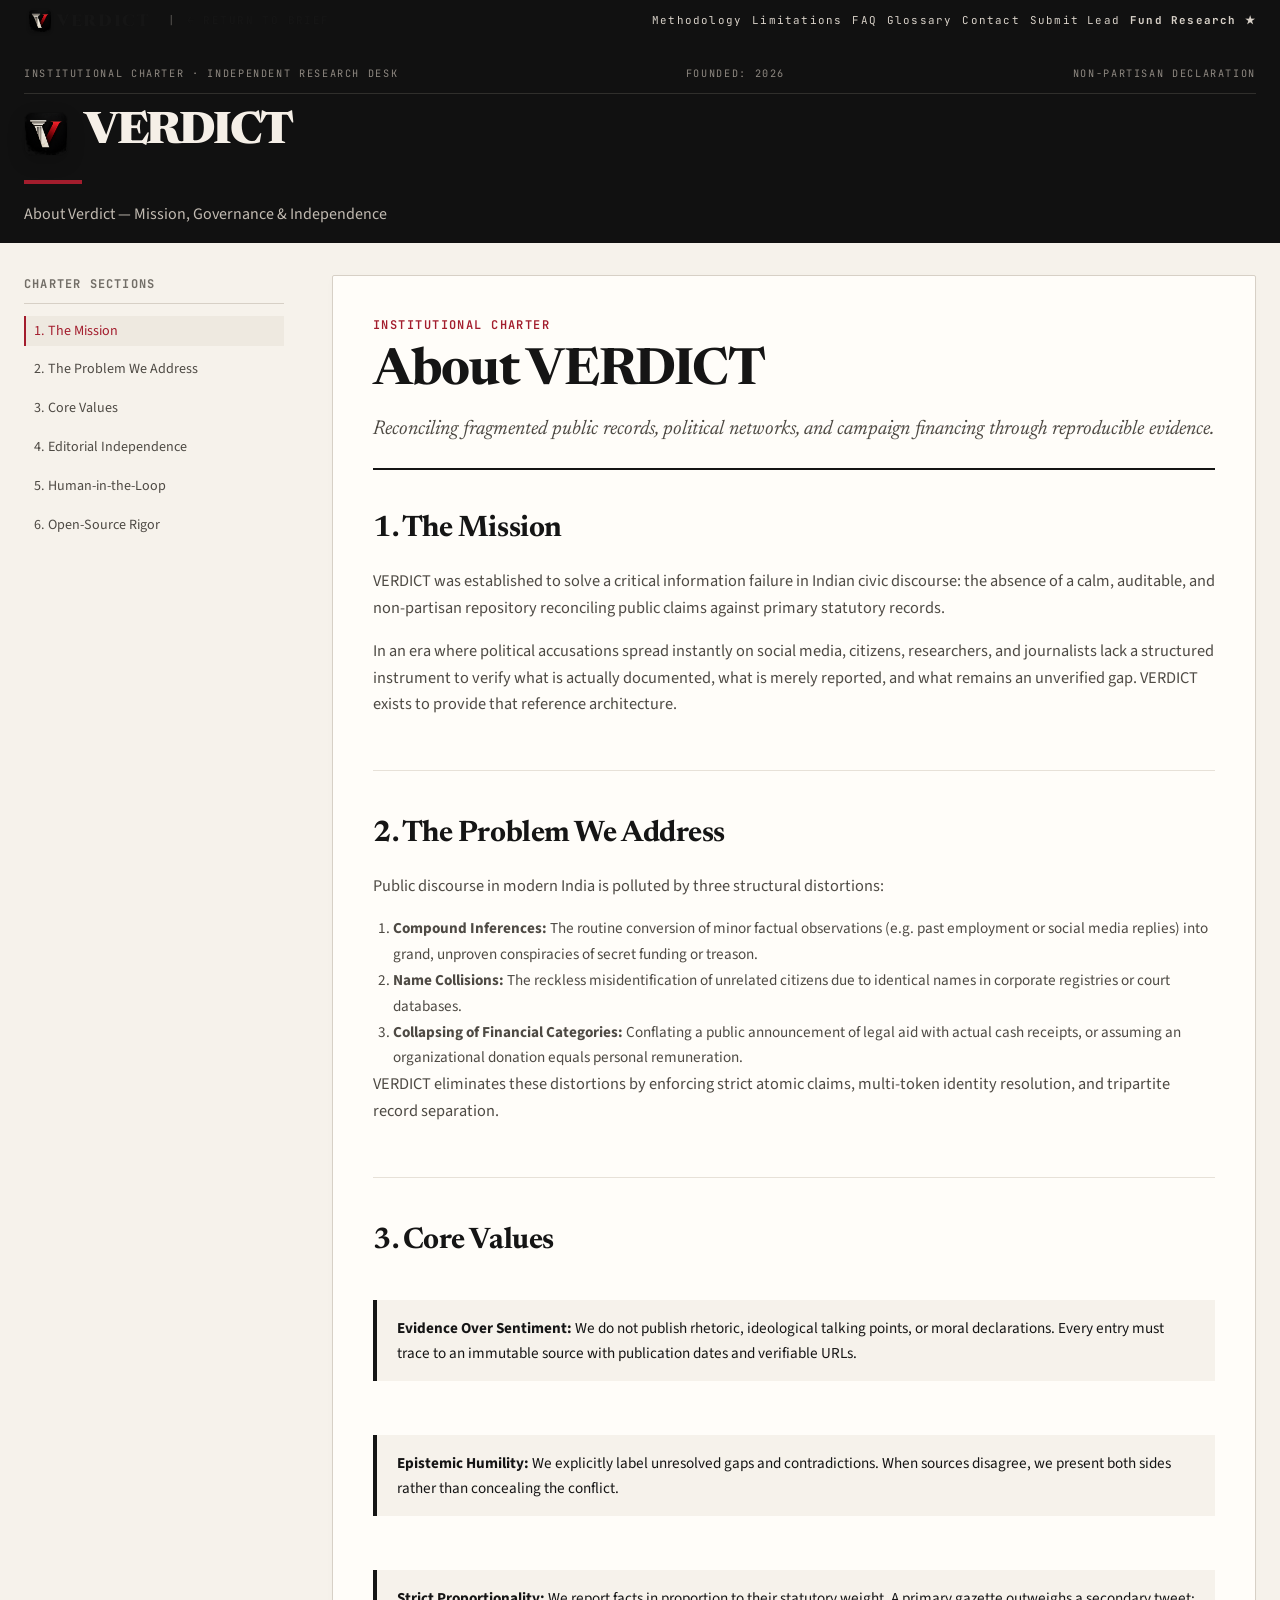
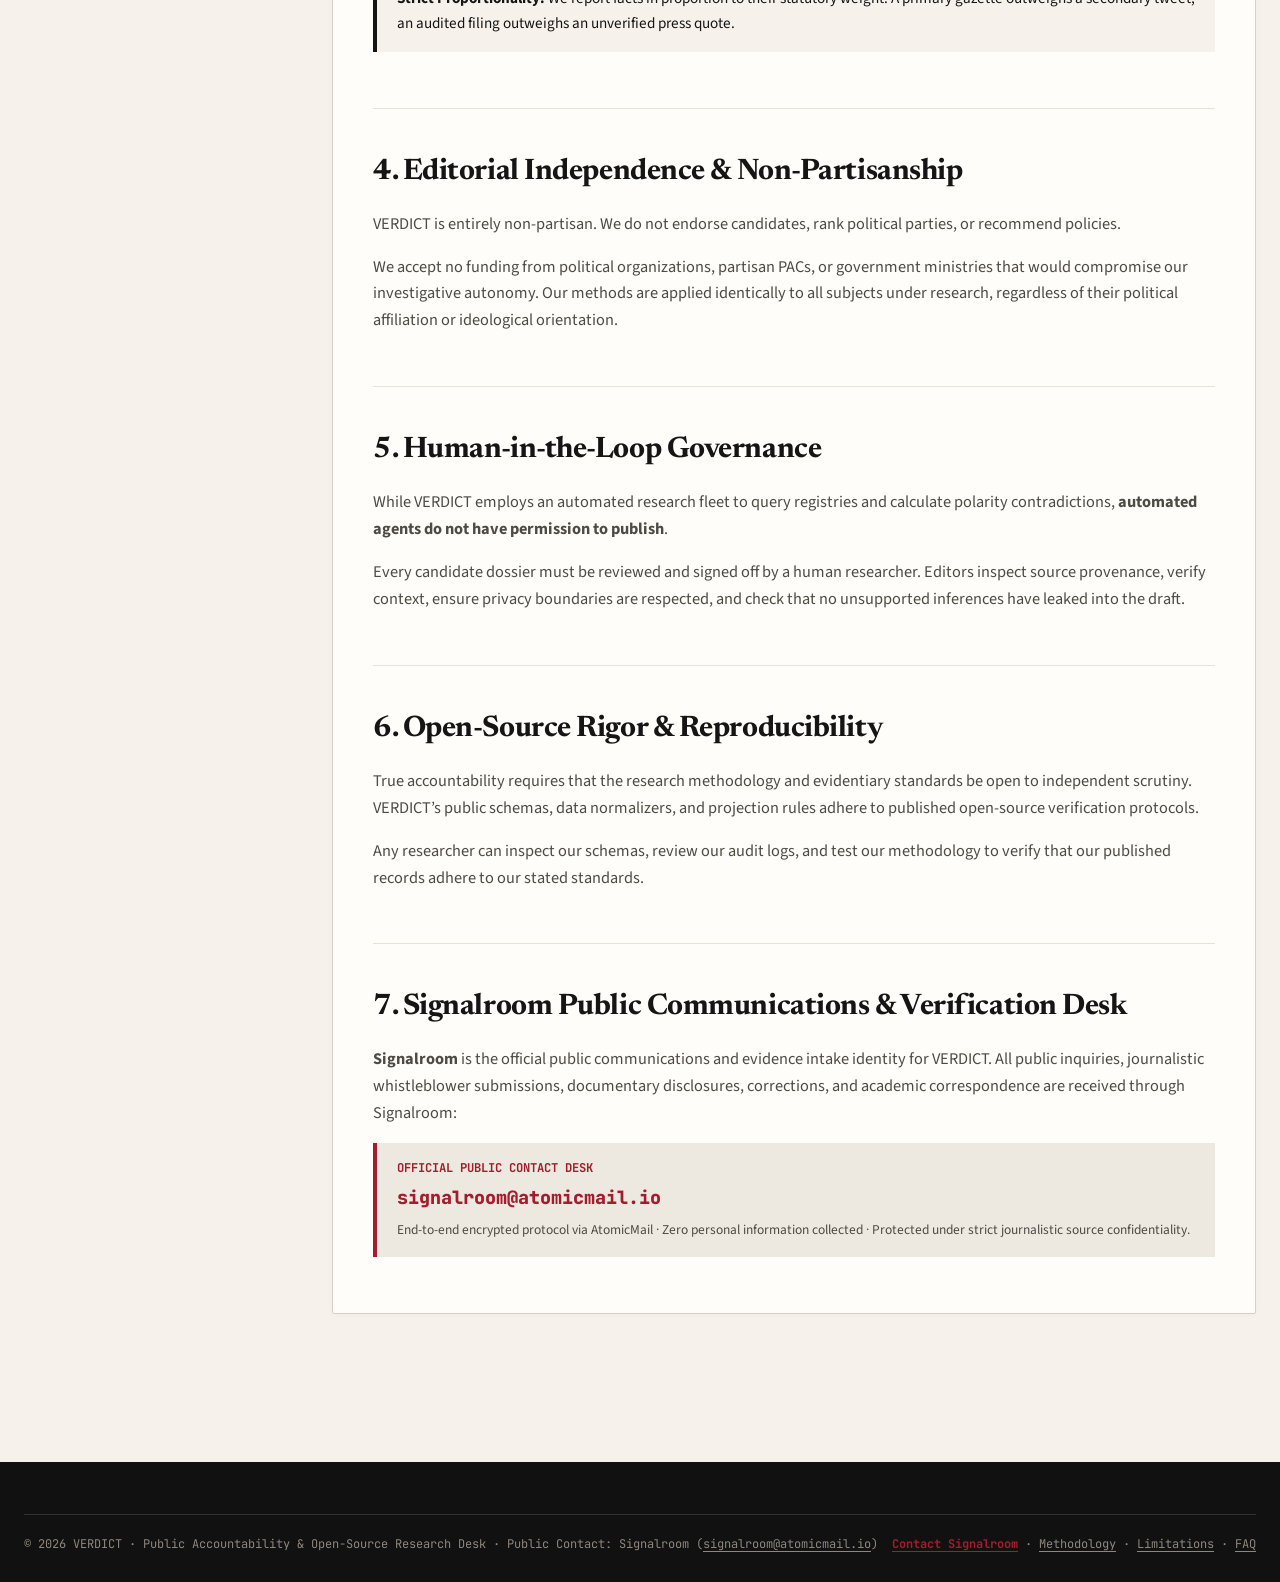
<file: about.html>
<!doctype html>
<html lang="en">
<head>
  <meta charset="utf-8">
  <meta name="viewport" content="width=device-width, initial-scale=1">
  <meta name="robots" content="index, follow">
  <title>About VERDICT · Institutional Charter &amp; Mission</title>
  <meta name="description" content="The mission, governance, and institutional charter of VERDICT: independent, evidence-first public accountability research in India.">
  <link rel="stylesheet" href="./css/style.css">
  <link rel="icon" type="image/png" href="./assets/favicon.png">
  <link rel="apple-touch-icon" href="./assets/favicon.png">
</head>
<body>

  <!-- Top Utility Bar -->
  <aside class="top-utility" aria-label="Publication status">
    <div class="top-utility-inner">
      <div class="utility-left">
        <a href="./" class="utility-brand-link" id="utility-brand-home" aria-label="VERDICT Home" title="VERDICT — Return to main page">
          <img src="./assets/verdict-logo.png" alt="" class="brand-logo-img" aria-hidden="true">
          <span class="brand-wordmark">VERDICT</span>
        </a>
        <span class="utility-sep utility-brand-sep">|</span>
        <a href="./" class="live-pill" style="color: var(--ink);">
          ← Return to Brief
        </a>
      </div>
      <div class="utility-right">
        <a href="./methodology.html">Methodology</a>
        <a href="./limitations.html">Limitations</a>
        <a href="./faq.html">FAQ</a>
        <a href="./glossary.html">Glossary</a>
        <a href="./#contact">Contact</a>
        <a href="./contribute.html">Submit Lead</a>
        <a href="./fund.html" style="color: var(--accent); font-weight: 700;">Fund Research ★</a>
      </div>
    </div>
  </aside>

  <!-- Editorial Masthead (Compact) -->
  <header class="masthead" style="padding: 24px 24px 16px;">
    <div class="masthead-inner">
      <div class="masthead-topline">
        <span>INSTITUTIONAL CHARTER · INDEPENDENT RESEARCH DESK</span>
        <span>FOUNDED: 2026</span>
        <span>NON-PARTISAN DECLARATION</span>
      </div>
      <h1 class="masthead-brand" style="font-size: 2.8rem; margin: 6px 0;">
        <a href="./" style="display: inline-flex; align-items: center;">
          <img src="./assets/verdict-logo.png" alt="VERDICT emblem" class="masthead-emblem" style="width: 44px; height: 44px; margin-bottom: 0;">VERDICT
        </a>
      </h1>
      <p class="masthead-descriptor" style="margin-bottom: 0;">
        About Verdict — Mission, Governance &amp; Independence
      </p>
    </div>
  </header>

  <main class="main-wrapper">
    <div class="doc-layout">

      <nav class="doc-sidebar" aria-label="About Navigation">
        <div class="doc-nav-title">Charter Sections</div>
        <ul class="doc-toc-links">
          <li><a href="#mission" class="active">1. The Mission</a></li>
          <li><a href="#the-problem">2. The Problem We Address</a></li>
          <li><a href="#core-values">3. Core Values</a></li>
          <li><a href="#independence">4. Editorial Independence</a></li>
          <li><a href="#human-governance">5. Human-in-the-Loop</a></li>
          <li><a href="#open-source">6. Open-Source Rigor</a></li>
        </ul>
      </nav>

      <article class="doc-content">
        <header class="doc-header">
          <span class="kicker">Institutional Charter</span>
          <h1>About VERDICT</h1>
          <p class="doc-dek">
            Reconciling fragmented public records, political networks, and campaign financing through reproducible evidence.
          </p>
        </header>

        <!-- Section 1 -->
        <section id="mission" class="doc-section">
          <h2>1. The Mission</h2>
          <p>
            VERDICT was established to solve a critical information failure in Indian civic discourse: the absence of a calm, auditable, and non-partisan repository reconciling public claims against primary statutory records.
          </p>
          <p>
            In an era where political accusations spread instantly on social media, citizens, researchers, and journalists lack a structured instrument to verify what is actually documented, what is merely reported, and what remains an unverified gap. VERDICT exists to provide that reference architecture.
          </p>
        </section>

        <!-- Section 2 -->
        <section id="the-problem" class="doc-section">
          <h2>2. The Problem We Address</h2>
          <p>
            Public discourse in modern India is polluted by three structural distortions:
          </p>
          <ol style="margin-left: 20px; font-size: 0.95rem; color: var(--ink-secondary); line-height: 1.7;">
            <li><strong>Compound Inferences:</strong> The routine conversion of minor factual observations (e.g. past employment or social media replies) into grand, unproven conspiracies of secret funding or treason.</li>
            <li><strong>Name Collisions:</strong> The reckless misidentification of unrelated citizens due to identical names in corporate registries or court databases.</li>
            <li><strong>Collapsing of Financial Categories:</strong> Conflating a public announcement of legal aid with actual cash receipts, or assuming an organizational donation equals personal remuneration.</li>
          </ol>
          <p>
            VERDICT eliminates these distortions by enforcing strict atomic claims, multi-token identity resolution, and tripartite record separation.
          </p>
        </section>

        <!-- Section 3 -->
        <section id="core-values" class="doc-section">
          <h2>3. Core Values</h2>
          <div style="display: grid; gap: 14px; margin-top: 14px;">
            <div class="callout-principle">
              <strong>Evidence Over Sentiment:</strong> We do not publish rhetoric, ideological talking points, or moral declarations. Every entry must trace to an immutable source with publication dates and verifiable URLs.
            </div>
            <div class="callout-principle">
              <strong>Epistemic Humility:</strong> We explicitly label unresolved gaps and contradictions. When sources disagree, we present both sides rather than concealing the conflict.
            </div>
            <div class="callout-principle">
              <strong>Strict Proportionality:</strong> We report facts in proportion to their statutory weight. A primary gazette outweighs a secondary tweet; an audited filing outweighs an unverified press quote.
            </div>
          </div>
        </section>

        <!-- Section 4 -->
        <section id="independence" class="doc-section">
          <h2>4. Editorial Independence &amp; Non-Partisanship</h2>
          <p>
            VERDICT is entirely non-partisan. We do not endorse candidates, rank political parties, or recommend policies.
          </p>
          <p>
            We accept no funding from political organizations, partisan PACs, or government ministries that would compromise our investigative autonomy. Our methods are applied identically to all subjects under research, regardless of their political affiliation or ideological orientation.
          </p>
        </section>

        <!-- Section 5 -->
        <section id="human-governance" class="doc-section">
          <h2>5. Human-in-the-Loop Governance</h2>
          <p>
            While VERDICT employs an automated research fleet to query registries and calculate polarity contradictions, <strong>automated agents do not have permission to publish</strong>.
          </p>
          <p>
            Every candidate dossier must be reviewed and signed off by a human researcher. Editors inspect source provenance, verify context, ensure privacy boundaries are respected, and check that no unsupported inferences have leaked into the draft.
          </p>
        </section>

        <!-- Section 6 -->
        <section id="open-source" class="doc-section">
          <h2>6. Open-Source Rigor &amp; Reproducibility</h2>
          <p>
            True accountability requires that the research methodology and evidentiary standards be open to independent scrutiny. VERDICT’s public schemas, data normalizers, and projection rules adhere to published open-source verification protocols.
          </p>
          <p>
            Any researcher can inspect our schemas, review our audit logs, and test our methodology to verify that our published records adhere to our stated standards.
          </p>
        </section>

        <!-- Section 7 -->
        <section id="contact-desk" class="doc-section">
          <h2>7. Signalroom Public Communications &amp; Verification Desk</h2>
          <p>
            <strong>Signalroom</strong> is the official public communications and evidence intake identity for VERDICT. 
            All public inquiries, journalistic whistleblower submissions, documentary disclosures, corrections, and academic correspondence are received through Signalroom:
          </p>
          <div style="background: var(--bg-subtle); border-left: 4px solid var(--accent); padding: 16px 20px; margin: 16px 0; border-radius: var(--radius-xs);">
            <div style="font-family: var(--font-mono); font-size: 0.76rem; font-weight: 700; color: var(--accent); text-transform: uppercase; margin-bottom: 4px;">
              OFFICIAL PUBLIC CONTACT DESK
            </div>
            <div style="font-family: var(--font-mono); font-size: 1.15rem; font-weight: 800;">
              <a href="mailto:signalroom@atomicmail.io" style="color: var(--accent); text-decoration: none;">signalroom@atomicmail.io</a>
            </div>
            <p style="font-size: 0.84rem; color: var(--ink-secondary); margin: 6px 0 0;">
              End-to-end encrypted protocol via AtomicMail · Zero personal information collected · Protected under strict journalistic source confidentiality.
            </p>
          </div>
        </section>

      </article>
    </div>
  </main>

  <!-- Publication Footer -->
  <footer class="site-footer">
    <div class="footer-inner">
      <div class="footer-bottom">
        <span>&copy; 2026 VERDICT · Public Accountability &amp; Open-Source Research Desk · Public Contact: Signalroom (<a href="mailto:signalroom@atomicmail.io" style="color: inherit; text-decoration: underline;">signalroom@atomicmail.io</a>)</span>
        <span><a href="./#contact" style="text-decoration: underline; color: var(--accent); font-weight: 700;">Contact Signalroom</a> · <a href="./methodology.html" style="text-decoration: underline;">Methodology</a> · <a href="./limitations.html" style="text-decoration: underline;">Limitations</a> · <a href="./faq.html" style="text-decoration: underline;">FAQ</a></span>
      </div>
    </div>
  </footer>

  <!-- Gliding Smooth Scroll (Lenis Engine) -->
  <script src="./js/vendor/lenis.min.js"></script>
  <script src="./js/smooth-scroll.js"></script>
</body>
</html>
</file>
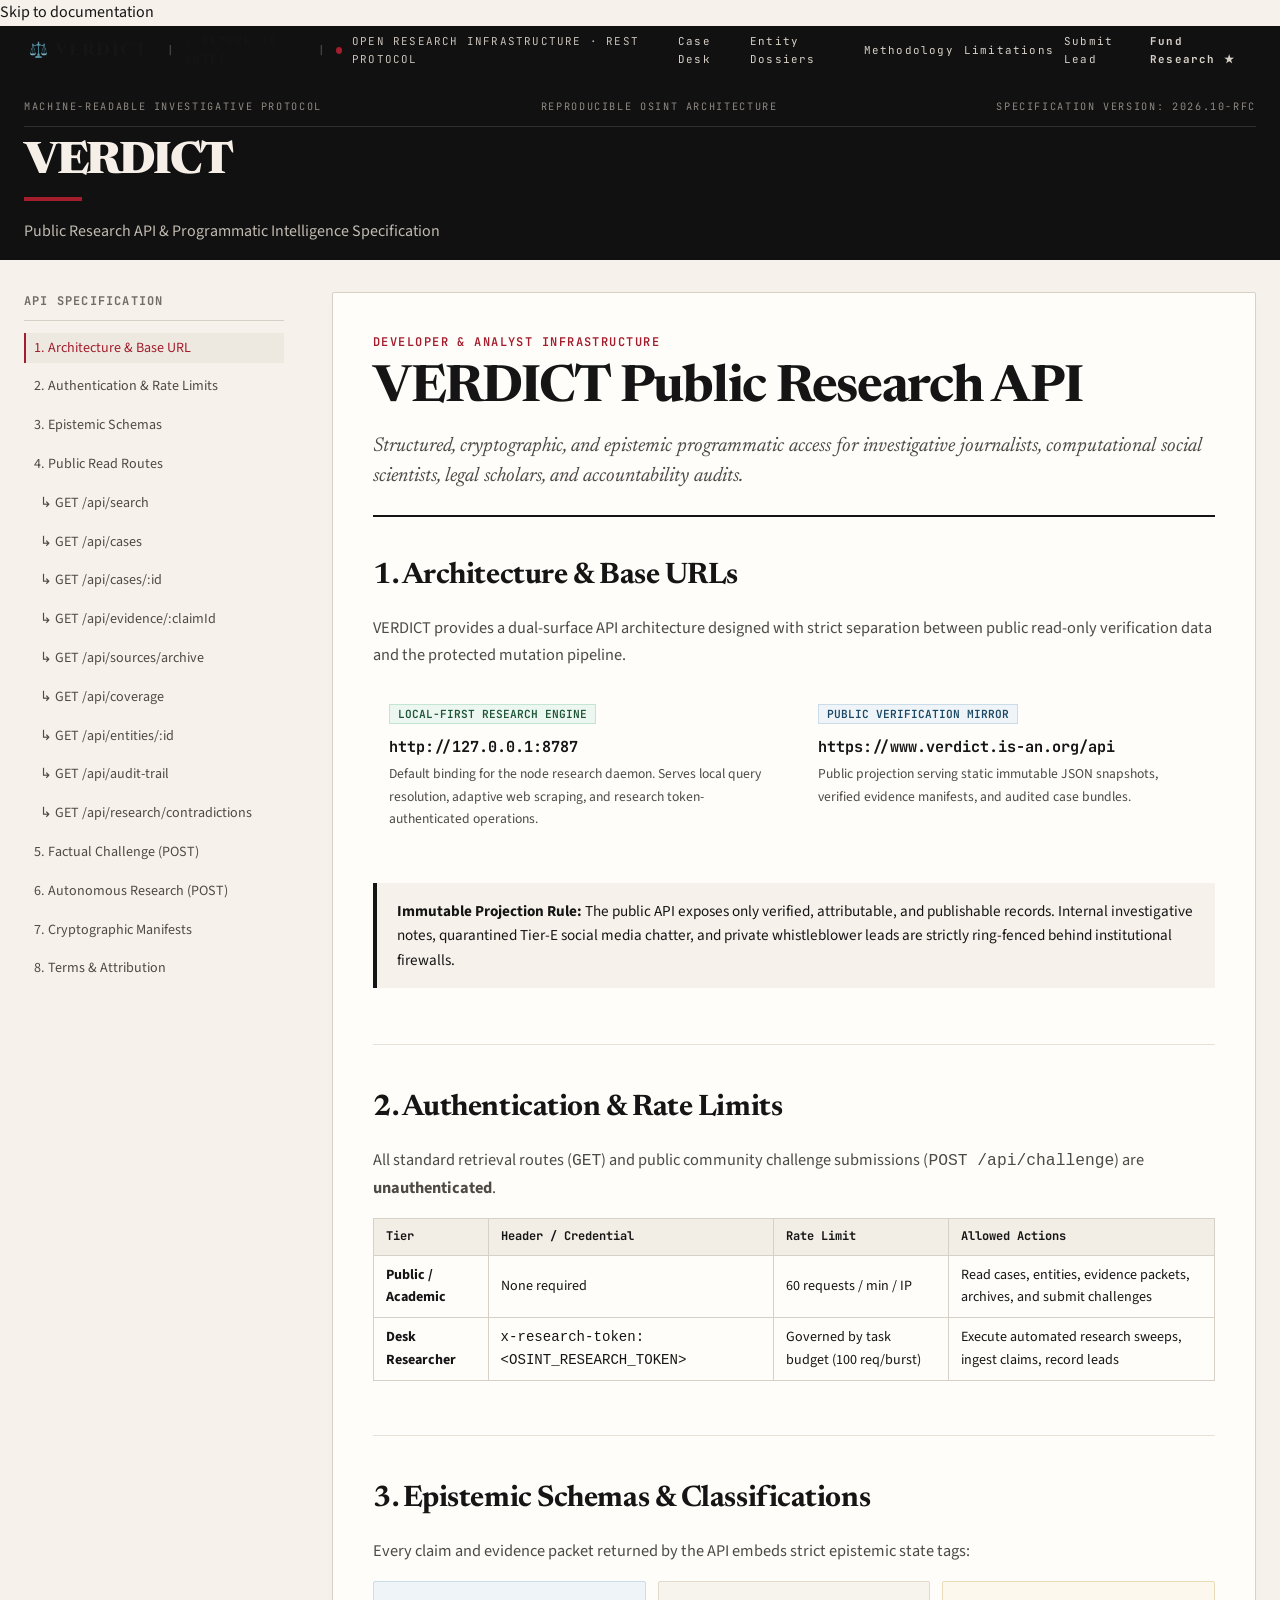
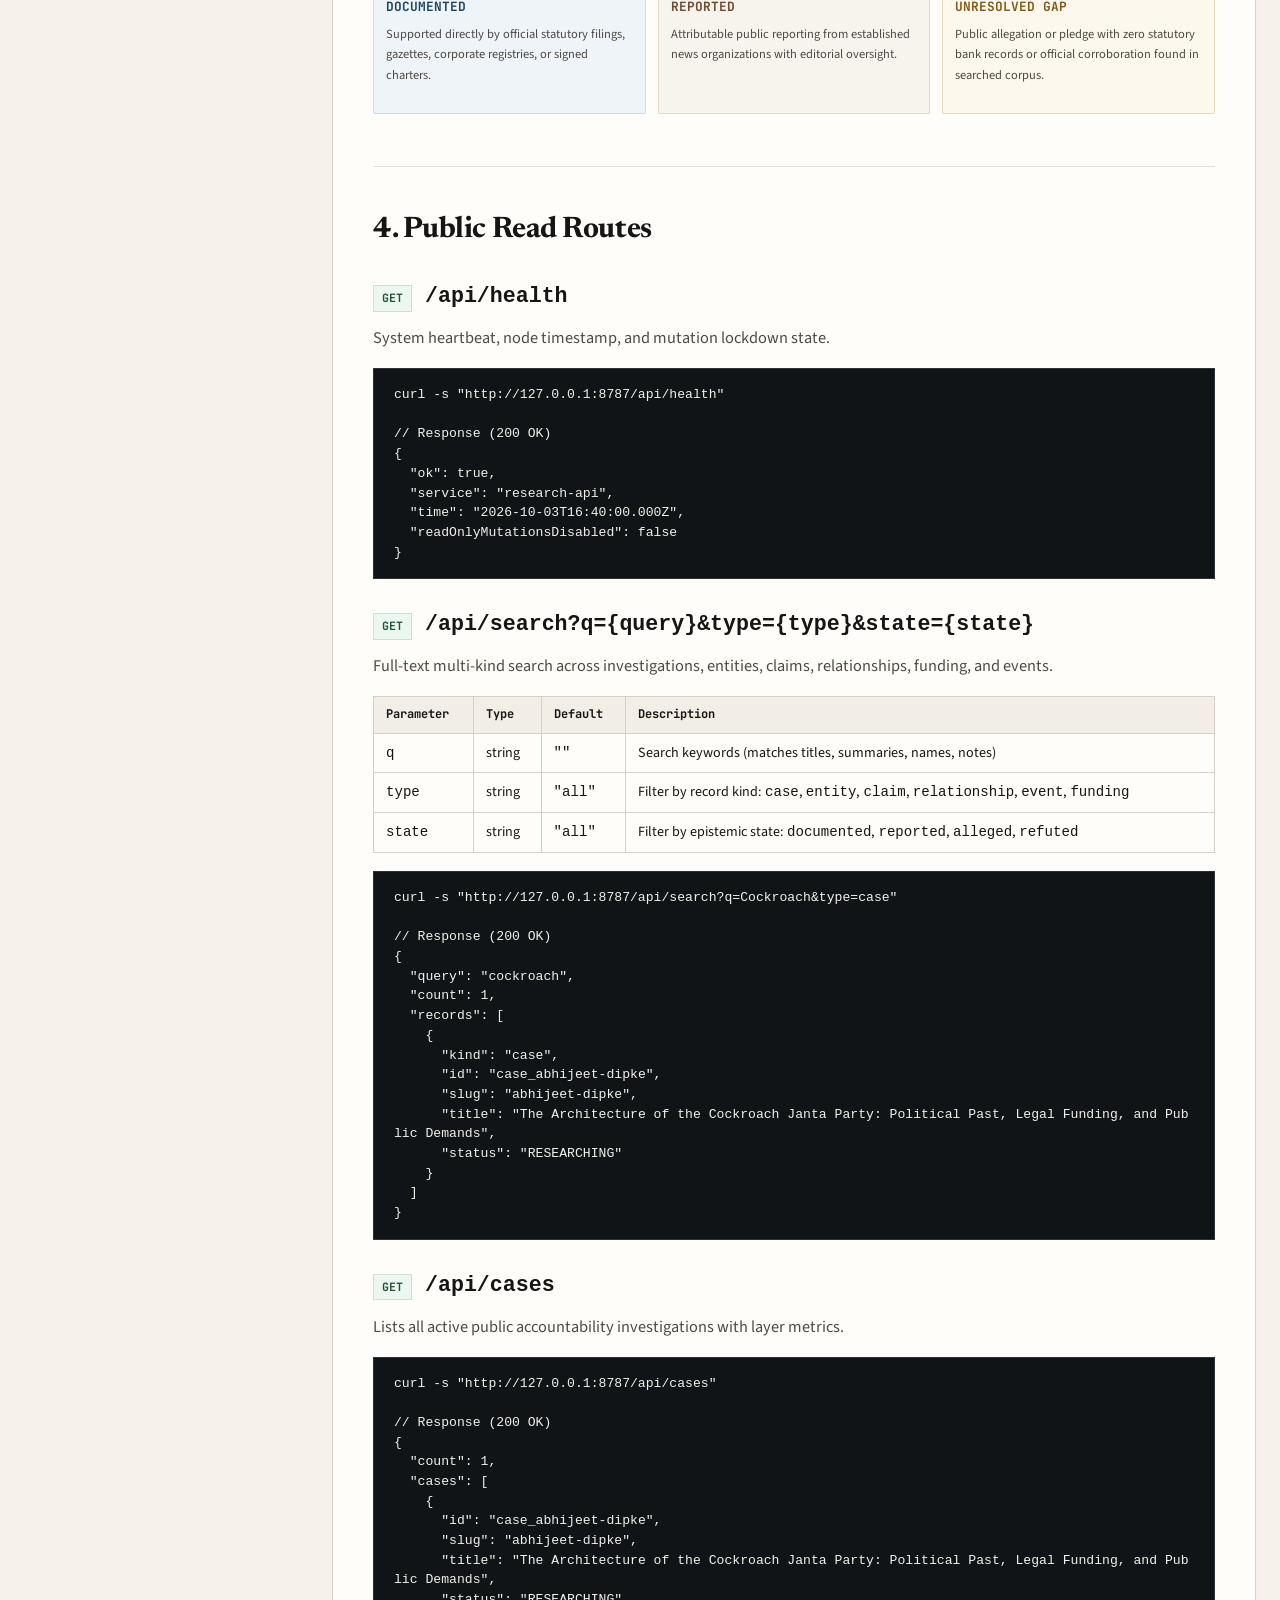
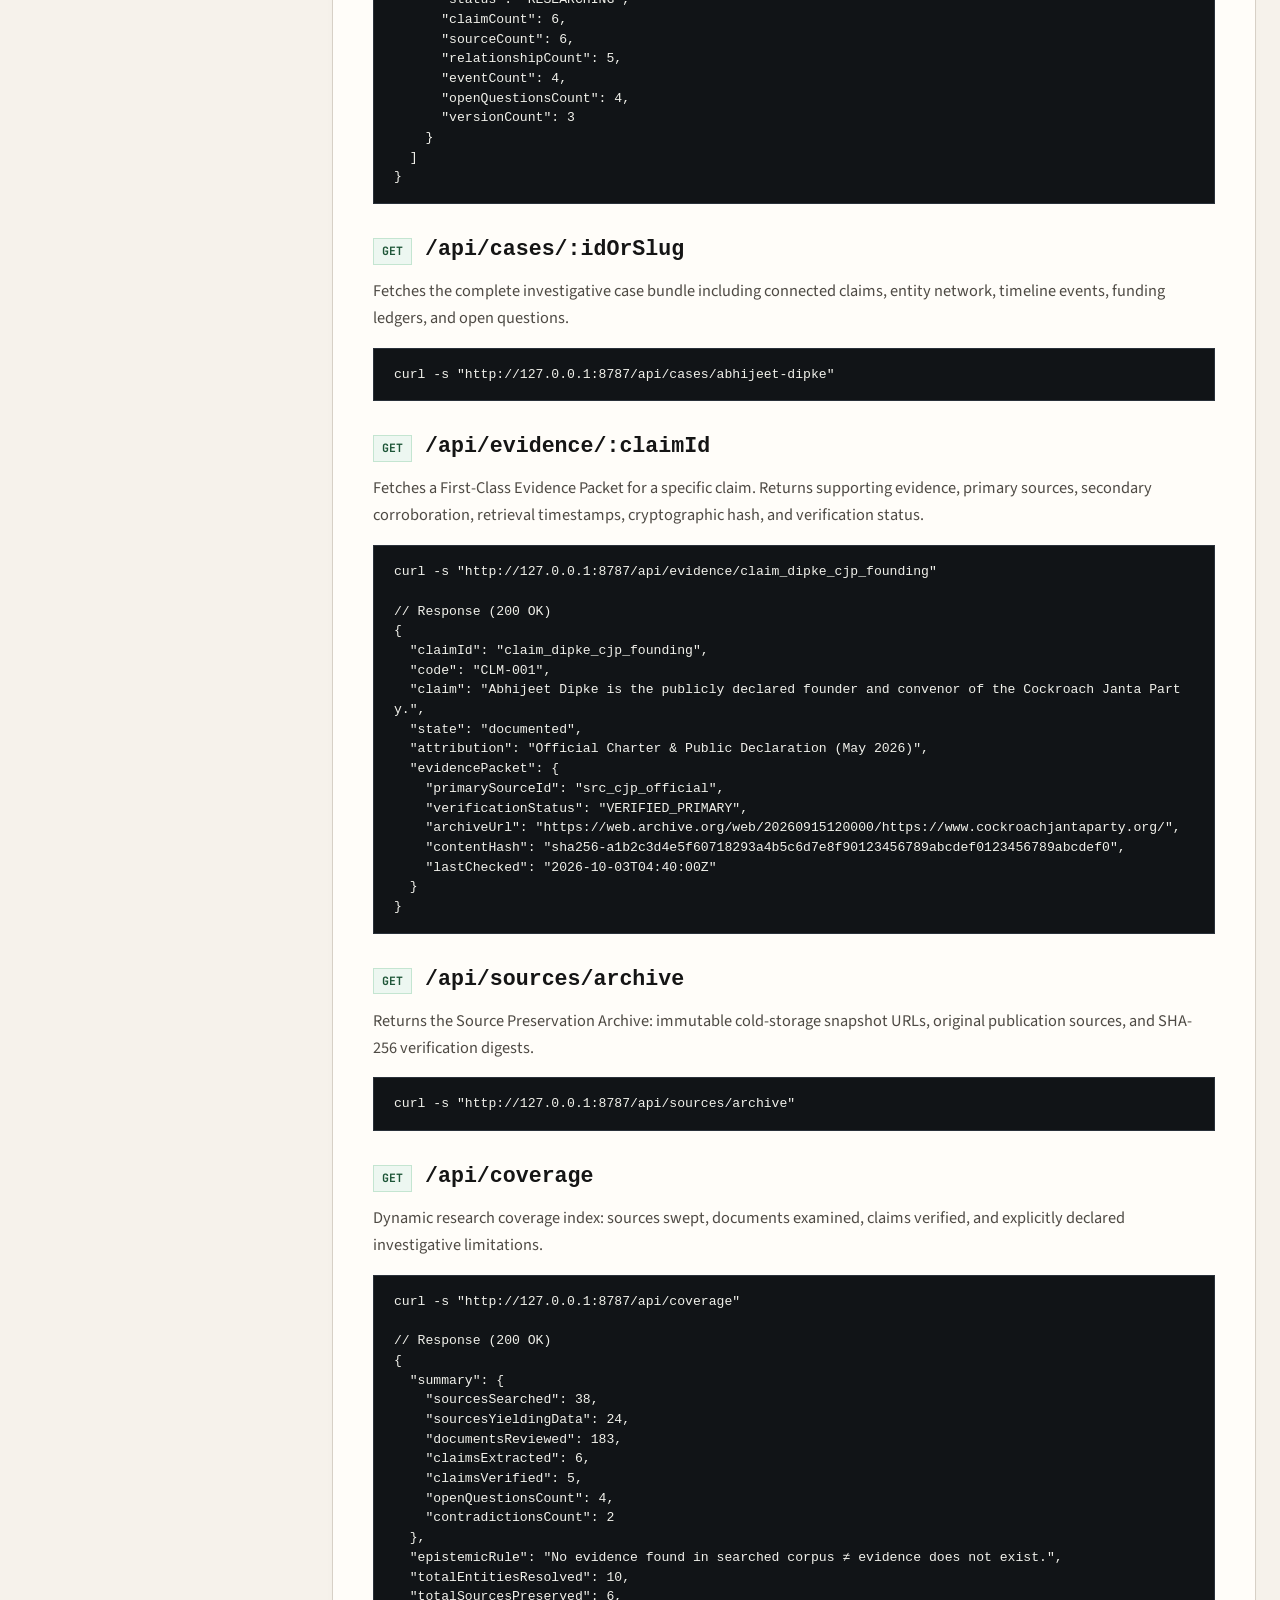
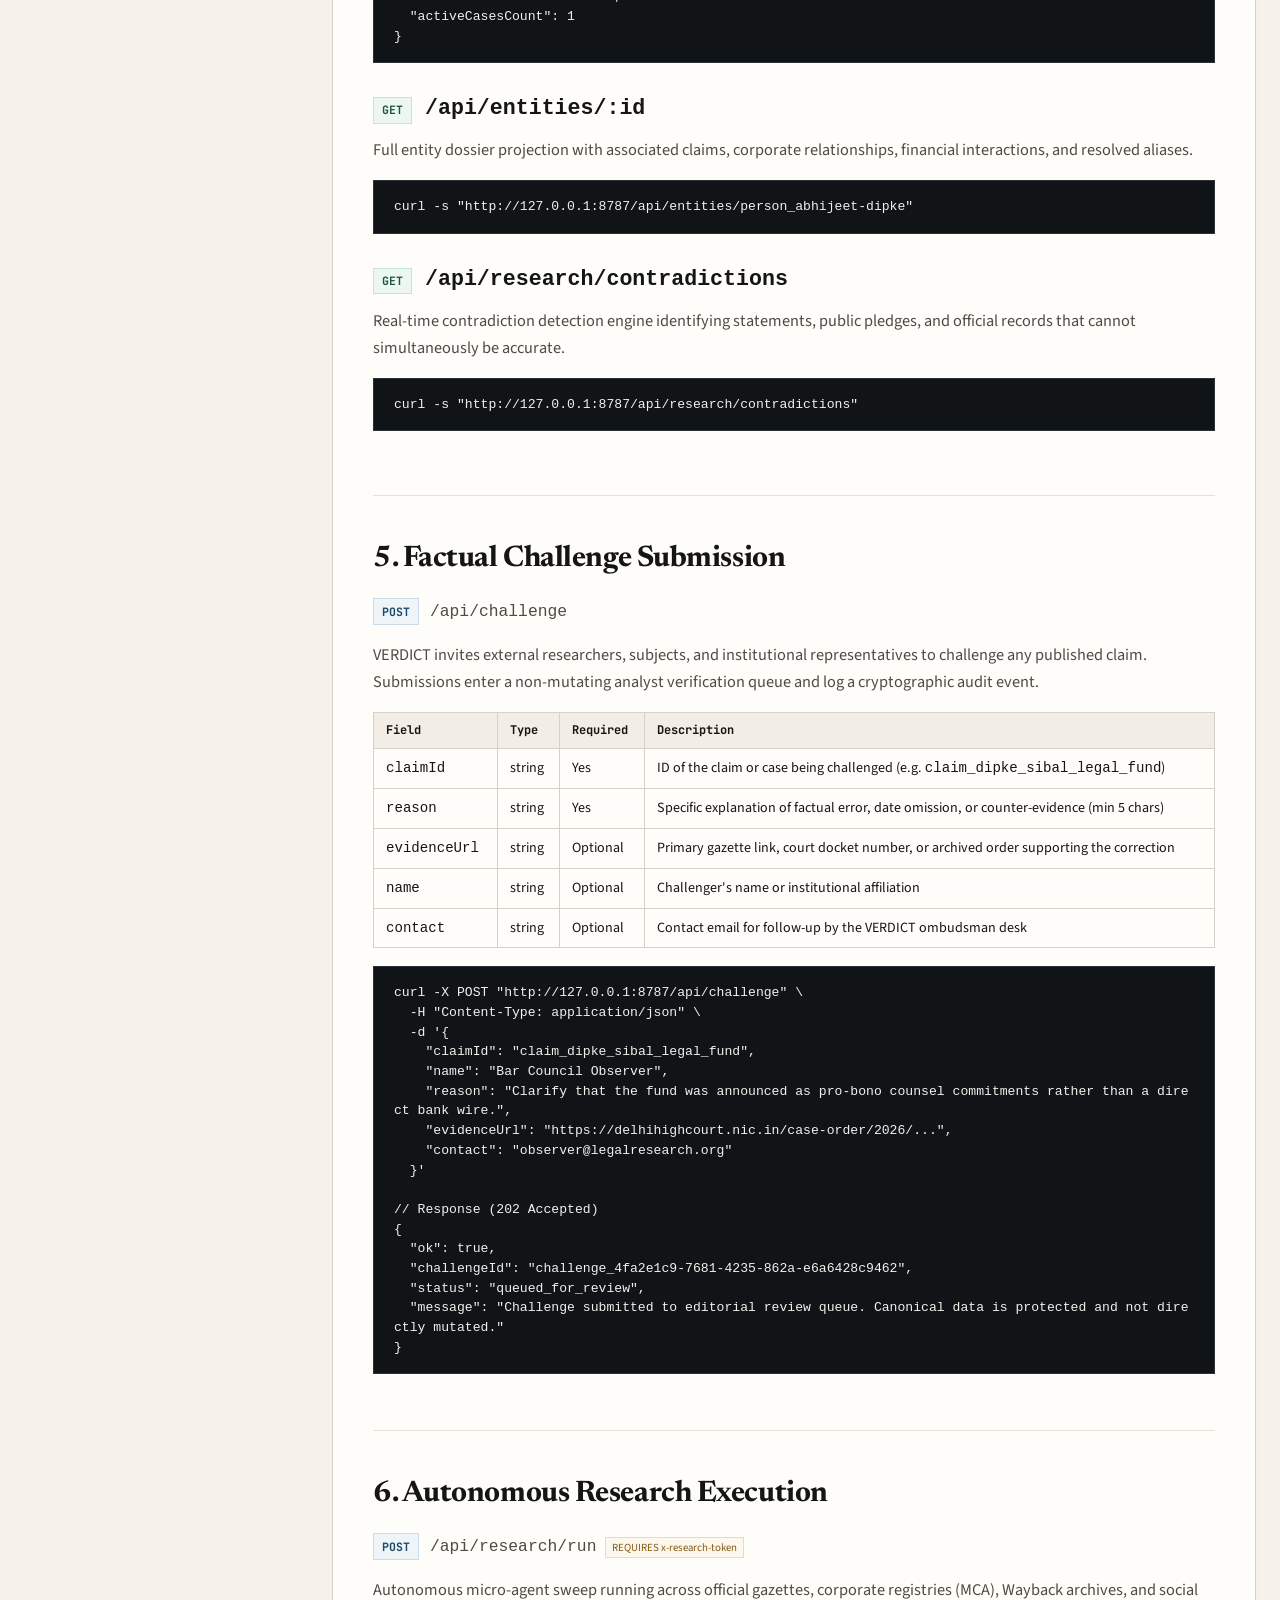
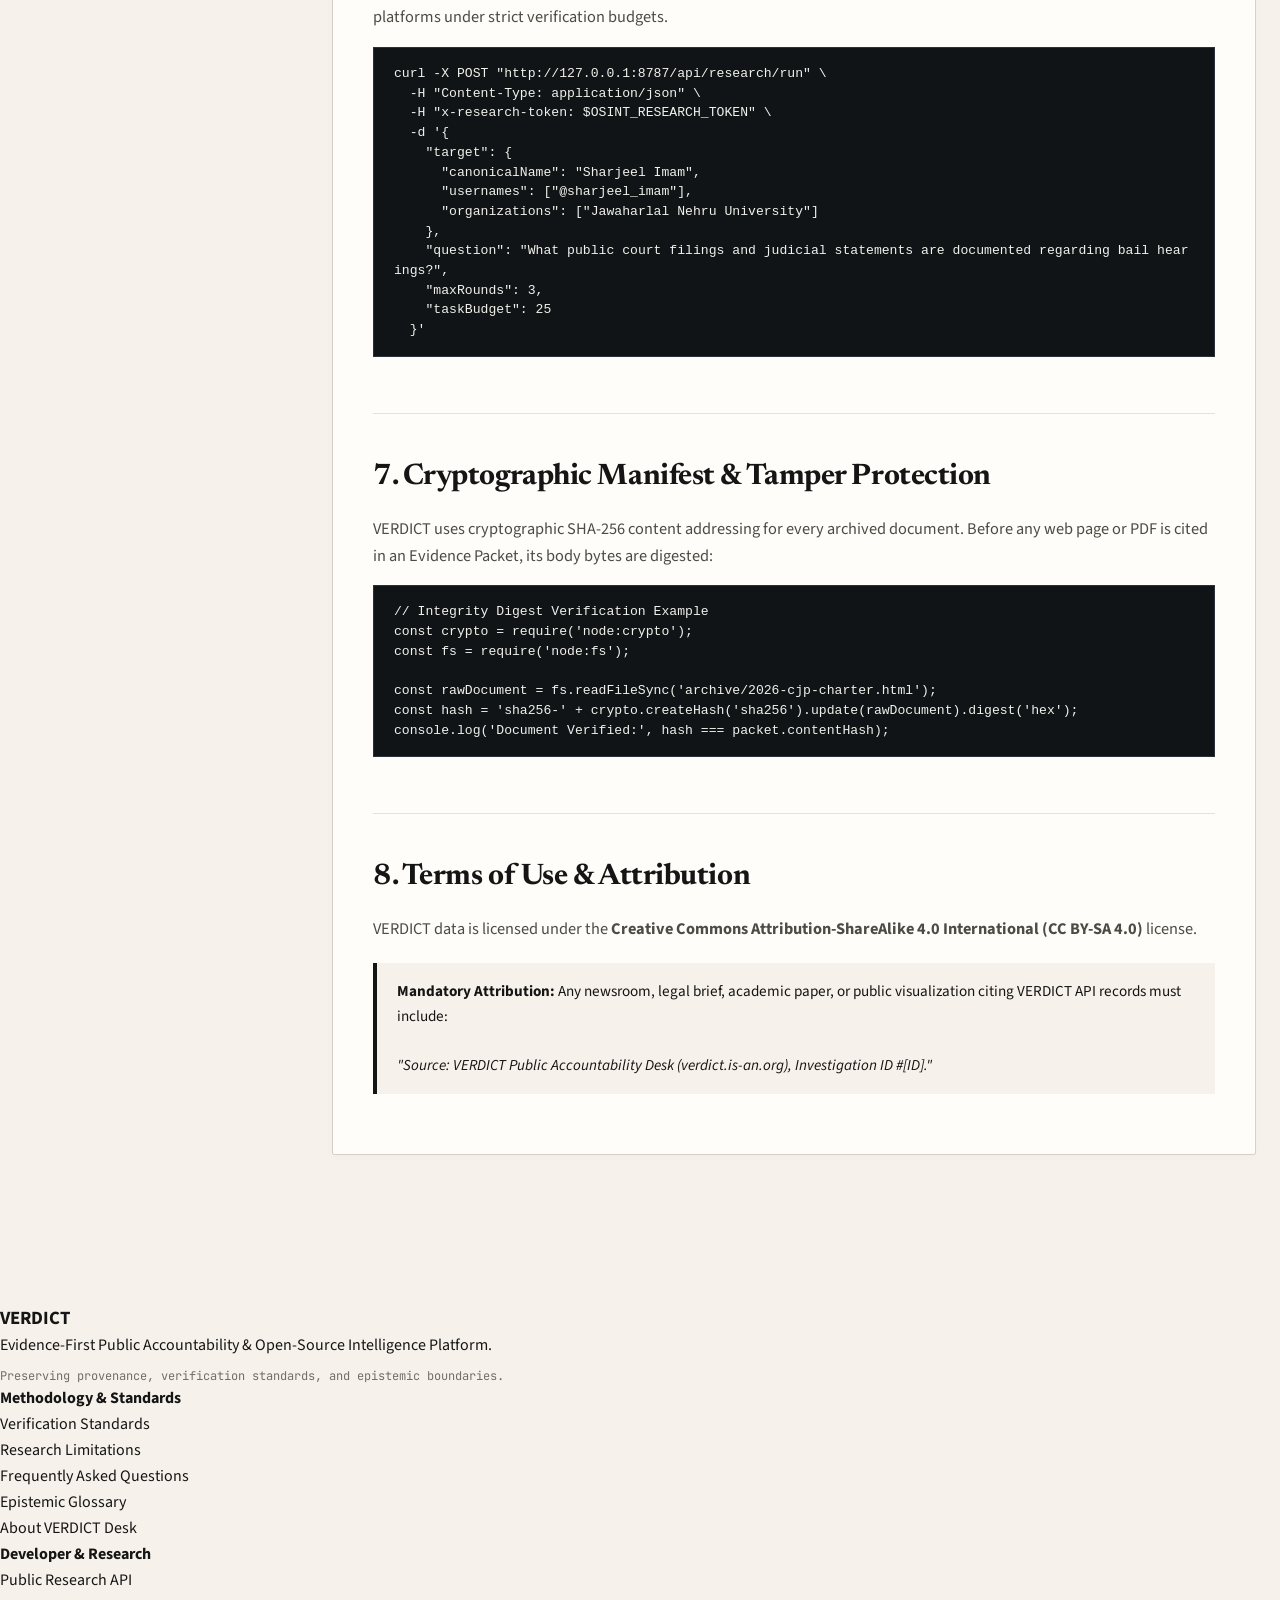
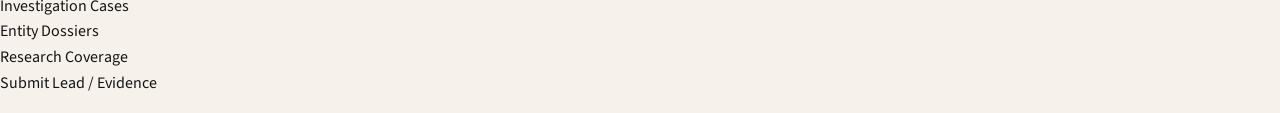
<file: api.html>
<!doctype html>
<html lang="en">
<head>
  <meta charset="utf-8">
  <meta name="viewport" content="width=device-width, initial-scale=1">
  <meta name="robots" content="index, follow">
  <meta name="description" content="VERDICT Research API: Machine-readable investigative intelligence, first-class evidence packets, source preservation archives, deterministic entity resolution, and public audit trails.">
  <meta name="author" content="VERDICT Research Desk">
  <meta property="og:title" content="VERDICT · Open Research API & Programmatic Protocol">
  <meta property="og:description" content="Open-source investigative intelligence API. Programmatic access to cases, claims, evidence packets, and cryptographic source manifests.">
  <meta property="og:type" content="article">

  <link rel="canonical" href="https://www.verdict.is-an.org/api.html">
  <meta name="twitter:card" content="summary_large_image">

  <title>VERDICT · Open Research API &amp; Programmatic Protocol</title>

  <link rel="stylesheet" href="./css/style.css">
  <link rel="icon" type="image/png" href="./assets/favicon.png">
  <link rel="apple-touch-icon" href="./assets/favicon.png">
  <style>
    .api-endpoint-badge {
      display: inline-block;
      font-family: var(--font-mono);
      font-size: 0.72rem;
      font-weight: 700;
      padding: 3px 8px;
      border-radius: var(--radius-xs);
      text-transform: uppercase;
      margin-right: 8px;
    }
    .get-badge {
      background: var(--state-ver-bg);
      color: var(--state-ver-text);
      border: 1px solid var(--state-ver-border);
    }
    .post-badge {
      background: var(--state-doc-bg);
      color: var(--state-doc-text);
      border: 1px solid var(--state-doc-border);
    }
    .auth-badge {
      background: var(--state-gap-bg);
      color: var(--state-gap-text);
      border: 1px solid var(--state-gap-border);
      font-size: 0.68rem;
      padding: 2px 6px;
      margin-left: 6px;
    }
    .code-block {
      background: #111417;
      color: #f1f1eb;
      font-family: var(--font-mono);
      font-size: 0.82rem;
      padding: 16px 20px;
      border-radius: var(--radius-xs);
      overflow-x: auto;
      margin: 14px 0 20px;
      line-height: 1.5;
      border: 1px solid #2a313a;
    }
    .code-block pre {
      margin: 0;
      white-space: pre-wrap;
      word-break: break-all;
    }
    .code-param-table {
      width: 100%;
      border-collapse: collapse;
      font-size: 0.88rem;
      margin: 12px 0 18px;
    }
    .code-param-table th, .code-param-table td {
      border: 1px solid var(--border);
      padding: 8px 12px;
      text-align: left;
    }
    .code-param-table th {
      background: var(--surface-alt);
      font-family: var(--font-mono);
      font-size: 0.75rem;
      font-weight: 700;
    }
    .copy-snippet-btn {
      float: right;
      background: transparent;
      border: 1px solid #4a5568;
      color: #cbd5e1;
      font-family: var(--font-mono);
      font-size: 0.7rem;
      padding: 2px 8px;
      cursor: pointer;
      border-radius: 2px;
    }
    .copy-snippet-btn:hover {
      background: #2d3748;
      color: #fff;
    }
  </style>
</head>
<body>
  <a class="skip-link" href="#api-content">Skip to documentation</a>

  <!-- Top Institutional Utility Bar -->
  <aside class="top-utility" aria-label="Documentation status">
    <div class="top-utility-inner">
      <div class="utility-left">
        <a href="./" class="utility-brand-link" id="utility-brand-home" aria-label="VERDICT Home" title="VERDICT — Return to main page">
          <span class="brand-glyph" aria-hidden="true">⚖️</span>
          <span class="brand-wordmark">VERDICT</span>
        </a>
        <span class="utility-sep utility-brand-sep">|</span>
        <a href="./" class="live-pill" style="color: var(--ink);">
          ← Return to Brief
        </a>
        <span class="utility-sep">|</span>
        <span class="live-dot" aria-hidden="true"></span>
        <span class="utility-meta-item">OPEN RESEARCH INFRASTRUCTURE · REST PROTOCOL</span>
      </div>
      <div class="utility-right">
        <a href="./case.html">Case Desk</a>
        <a href="./dossier.html">Entity Dossiers</a>
        <a href="./methodology.html">Methodology</a>
        <a href="./limitations.html">Limitations</a>
        <a href="./contribute.html">Submit Lead</a>
        <a href="./fund.html" style="color: var(--accent); font-weight: 700;">Fund Research ★</a>
      </div>
    </div>
  </aside>

  <!-- Editorial Masthead (Compact) -->
  <header class="masthead" style="padding: 24px 24px 16px;">
    <div class="masthead-inner">
      <div class="masthead-topline">
        <span>MACHINE-READABLE INVESTIGATIVE PROTOCOL</span>
        <span>REPRODUCIBLE OSINT ARCHITECTURE</span>
        <span>SPECIFICATION VERSION: 2026.10-RFC</span>
      </div>
      <h1 class="masthead-brand" style="font-size: 2.8rem; margin: 6px 0;">
        <a href="./">VERDICT</a>
      </h1>
      <p class="masthead-descriptor" style="margin-bottom: 0;">
        Public Research API &amp; Programmatic Intelligence Specification
      </p>
    </div>
  </header>

  <main class="main-wrapper" id="api-content">
    <div class="doc-layout">

      <!-- Table of Contents Sidebar -->
      <nav class="doc-sidebar" aria-label="API Documentation Index">
        <div class="doc-nav-title">API Specification</div>
        <ul class="doc-toc-links">
          <li><a href="#overview" class="active">1. Architecture &amp; Base URL</a></li>
          <li><a href="#authentication">2. Authentication &amp; Rate Limits</a></li>
          <li><a href="#epistemic-schemas">3. Epistemic Schemas</a></li>
          <li><a href="#endpoints-read">4. Public Read Routes</a></li>
          <li><a href="#endpoint-search">&nbsp;&nbsp;↳ GET /api/search</a></li>
          <li><a href="#endpoint-cases">&nbsp;&nbsp;↳ GET /api/cases</a></li>
          <li><a href="#endpoint-case-detail">&nbsp;&nbsp;↳ GET /api/cases/:id</a></li>
          <li><a href="#endpoint-evidence">&nbsp;&nbsp;↳ GET /api/evidence/:claimId</a></li>
          <li><a href="#endpoint-archive">&nbsp;&nbsp;↳ GET /api/sources/archive</a></li>
          <li><a href="#endpoint-coverage">&nbsp;&nbsp;↳ GET /api/coverage</a></li>
          <li><a href="#endpoint-entities">&nbsp;&nbsp;↳ GET /api/entities/:id</a></li>
          <li><a href="#endpoint-audits">&nbsp;&nbsp;↳ GET /api/audit-trail</a></li>
          <li><a href="#endpoint-contradictions">&nbsp;&nbsp;↳ GET /api/research/contradictions</a></li>
          <li><a href="#endpoint-challenge">5. Factual Challenge (POST)</a></li>
          <li><a href="#endpoint-research-run">6. Autonomous Research (POST)</a></li>
          <li><a href="#integrity-manifest">7. Cryptographic Manifests</a></li>
          <li><a href="#terms-attribution">8. Terms &amp; Attribution</a></li>
        </ul>
      </nav>

      <!-- Main Longform Content -->
      <article class="doc-content">
        <header class="doc-header">
          <span class="kicker">Developer &amp; Analyst Infrastructure</span>
          <h1>VERDICT Public Research API</h1>
          <p class="doc-dek">
            Structured, cryptographic, and epistemic programmatic access for investigative journalists, computational social scientists, legal scholars, and accountability audits.
          </p>
        </header>

        <!-- Section 1 -->
        <section id="overview" class="doc-section">
          <h2>1. Architecture &amp; Base URLs</h2>
          <p>
            VERDICT provides a dual-surface API architecture designed with strict separation between public read-only verification data and the protected mutation pipeline.
          </p>
          <div style="display: grid; grid-template-columns: repeat(2, 1fr); gap: 16px; margin: 16px 0;">
            <div class="card" style="padding: 16px; background: var(--surface);">
              <span class="identity-badge confirmed">LOCAL-FIRST RESEARCH ENGINE</span>
              <h4 style="margin: 8px 0 4px; font-family: var(--font-mono); font-size: 0.95rem;">http://127.0.0.1:8787</h4>
              <p style="font-size: 0.85rem; color: var(--ink-secondary);">
                Default binding for the node research daemon. Serves local query resolution, adaptive web scraping, and research token-authenticated operations.
              </p>
            </div>
            <div class="card" style="padding: 16px; background: var(--surface);">
              <span class="identity-badge probable">PUBLIC VERIFICATION MIRROR</span>
              <h4 style="margin: 8px 0 4px; font-family: var(--font-mono); font-size: 0.95rem;">https://www.verdict.is-an.org/api</h4>
              <p style="font-size: 0.85rem; color: var(--ink-secondary);">
                Public projection serving static immutable JSON snapshots, verified evidence manifests, and audited case bundles.
              </p>
            </div>
          </div>
          <div class="callout-principle">
            <strong>Immutable Projection Rule:</strong> The public API exposes only verified, attributable, and publishable records. Internal investigative notes, quarantined Tier-E social media chatter, and private whistleblower leads are strictly ring-fenced behind institutional firewalls.
          </div>
        </section>

        <!-- Section 2 -->
        <section id="authentication" class="doc-section">
          <h2>2. Authentication &amp; Rate Limits</h2>
          <p>
            All standard retrieval routes (<code>GET</code>) and public community challenge submissions (<code>POST /api/challenge</code>) are <strong>unauthenticated</strong>.
          </p>
          <table class="code-param-table">
            <thead>
              <tr>
                <th>Tier</th>
                <th>Header / Credential</th>
                <th>Rate Limit</th>
                <th>Allowed Actions</th>
              </tr>
            </thead>
            <tbody>
              <tr>
                <td><strong>Public / Academic</strong></td>
                <td>None required</td>
                <td>60 requests / min / IP</td>
                <td>Read cases, entities, evidence packets, archives, and submit challenges</td>
              </tr>
              <tr>
                <td><strong>Desk Researcher</strong></td>
                <td><code>x-research-token: &lt;OSINT_RESEARCH_TOKEN&gt;</code></td>
                <td>Governed by task budget (100 req/burst)</td>
                <td>Execute automated research sweeps, ingest claims, record leads</td>
              </tr>
            </tbody>
          </table>
        </section>

        <!-- Section 3 -->
        <section id="epistemic-schemas" class="doc-section">
          <h2>3. Epistemic Schemas &amp; Classifications</h2>
          <p>
            Every claim and evidence packet returned by the API embeds strict epistemic state tags:
          </p>
          <div style="display: grid; grid-template-columns: repeat(3, 1fr); gap: 12px; margin: 16px 0;">
            <div style="background: var(--state-doc-bg); border: 1px solid var(--state-doc-border); padding: 12px; border-radius: 2px;">
              <span style="font-family: var(--font-mono); font-weight: 700; color: var(--state-doc-text); font-size: 0.8rem;">DOCUMENTED</span>
              <p style="font-size: 0.78rem; color: var(--ink-secondary); margin-top: 4px;">Supported directly by official statutory filings, gazettes, corporate registries, or signed charters.</p>
            </div>
            <div style="background: var(--state-rep-bg); border: 1px solid var(--state-rep-border); padding: 12px; border-radius: 2px;">
              <span style="font-family: var(--font-mono); font-weight: 700; color: var(--state-rep-text); font-size: 0.8rem;">REPORTED</span>
              <p style="font-size: 0.78rem; color: var(--ink-secondary); margin-top: 4px;">Attributable public reporting from established news organizations with editorial oversight.</p>
            </div>
            <div style="background: var(--state-gap-bg); border: 1px solid var(--state-gap-border); padding: 12px; border-radius: 2px;">
              <span style="font-family: var(--font-mono); font-weight: 700; color: var(--state-gap-text); font-size: 0.8rem;">UNRESOLVED GAP</span>
              <p style="font-size: 0.78rem; color: var(--ink-secondary); margin-top: 4px;">Public allegation or pledge with zero statutory bank records or official corroboration found in searched corpus.</p>
            </div>
          </div>
        </section>

        <!-- Section 4: Public Read Routes -->
        <section id="endpoints-read" class="doc-section">
          <h2>4. Public Read Routes</h2>

          <!-- Health -->
          <div id="endpoint-health" style="margin-bottom: 28px;">
            <h3><span class="api-endpoint-badge get-badge">GET</span> <code>/api/health</code></h3>
            <p>System heartbeat, node timestamp, and mutation lockdown state.</p>
            <div class="code-block">
              <pre><code>curl -s "http://127.0.0.1:8787/api/health"

// Response (200 OK)
{
  "ok": true,
  "service": "research-api",
  "time": "2026-10-03T16:40:00.000Z",
  "readOnlyMutationsDisabled": false
}</code></pre>
            </div>
          </div>

          <!-- Search -->
          <div id="endpoint-search" style="margin-bottom: 28px;">
            <h3><span class="api-endpoint-badge get-badge">GET</span> <code>/api/search?q={query}&amp;type={type}&amp;state={state}</code></h3>
            <p>Full-text multi-kind search across investigations, entities, claims, relationships, funding, and events.</p>
            <table class="code-param-table">
              <thead>
                <tr>
                  <th>Parameter</th>
                  <th>Type</th>
                  <th>Default</th>
                  <th>Description</th>
                </tr>
              </thead>
              <tbody>
                <tr>
                  <td><code>q</code></td>
                  <td>string</td>
                  <td><code>""</code></td>
                  <td>Search keywords (matches titles, summaries, names, notes)</td>
                </tr>
                <tr>
                  <td><code>type</code></td>
                  <td>string</td>
                  <td><code>"all"</code></td>
                  <td>Filter by record kind: <code>case</code>, <code>entity</code>, <code>claim</code>, <code>relationship</code>, <code>event</code>, <code>funding</code></td>
                </tr>
                <tr>
                  <td><code>state</code></td>
                  <td>string</td>
                  <td><code>"all"</code></td>
                  <td>Filter by epistemic state: <code>documented</code>, <code>reported</code>, <code>alleged</code>, <code>refuted</code></td>
                </tr>
              </tbody>
            </table>
            <div class="code-block">
              <pre><code>curl -s "http://127.0.0.1:8787/api/search?q=Cockroach&type=case"

// Response (200 OK)
{
  "query": "cockroach",
  "count": 1,
  "records": [
    {
      "kind": "case",
      "id": "case_abhijeet-dipke",
      "slug": "abhijeet-dipke",
      "title": "The Architecture of the Cockroach Janta Party: Political Past, Legal Funding, and Public Demands",
      "status": "RESEARCHING"
    }
  ]
}</code></pre>
            </div>
          </div>

          <!-- Cases -->
          <div id="endpoint-cases" style="margin-bottom: 28px;">
            <h3><span class="api-endpoint-badge get-badge">GET</span> <code>/api/cases</code></h3>
            <p>Lists all active public accountability investigations with layer metrics.</p>
            <div class="code-block">
              <pre><code>curl -s "http://127.0.0.1:8787/api/cases"

// Response (200 OK)
{
  "count": 1,
  "cases": [
    {
      "id": "case_abhijeet-dipke",
      "slug": "abhijeet-dipke",
      "title": "The Architecture of the Cockroach Janta Party: Political Past, Legal Funding, and Public Demands",
      "status": "RESEARCHING",
      "claimCount": 6,
      "sourceCount": 6,
      "relationshipCount": 5,
      "eventCount": 4,
      "openQuestionsCount": 4,
      "versionCount": 3
    }
  ]
}</code></pre>
            </div>
          </div>

          <!-- Case Detail -->
          <div id="endpoint-case-detail" style="margin-bottom: 28px;">
            <h3><span class="api-endpoint-badge get-badge">GET</span> <code>/api/cases/:idOrSlug</code></h3>
            <p>Fetches the complete investigative case bundle including connected claims, entity network, timeline events, funding ledgers, and open questions.</p>
            <div class="code-block">
              <pre><code>curl -s "http://127.0.0.1:8787/api/cases/abhijeet-dipke"</code></pre>
            </div>
          </div>

          <!-- Evidence Packet -->
          <div id="endpoint-evidence" style="margin-bottom: 28px;">
            <h3><span class="api-endpoint-badge get-badge">GET</span> <code>/api/evidence/:claimId</code></h3>
            <p>Fetches a First-Class Evidence Packet for a specific claim. Returns supporting evidence, primary sources, secondary corroboration, retrieval timestamps, cryptographic hash, and verification status.</p>
            <div class="code-block">
              <pre><code>curl -s "http://127.0.0.1:8787/api/evidence/claim_dipke_cjp_founding"

// Response (200 OK)
{
  "claimId": "claim_dipke_cjp_founding",
  "code": "CLM-001",
  "claim": "Abhijeet Dipke is the publicly declared founder and convenor of the Cockroach Janta Party.",
  "state": "documented",
  "attribution": "Official Charter &amp; Public Declaration (May 2026)",
  "evidencePacket": {
    "primarySourceId": "src_cjp_official",
    "verificationStatus": "VERIFIED_PRIMARY",
    "archiveUrl": "https://web.archive.org/web/20260915120000/https://www.cockroachjantaparty.org/",
    "contentHash": "sha256-a1b2c3d4e5f60718293a4b5c6d7e8f90123456789abcdef0123456789abcdef0",
    "lastChecked": "2026-10-03T04:40:00Z"
  }
}</code></pre>
            </div>
          </div>

          <!-- Source Archive -->
          <div id="endpoint-archive" style="margin-bottom: 28px;">
            <h3><span class="api-endpoint-badge get-badge">GET</span> <code>/api/sources/archive</code></h3>
            <p>Returns the Source Preservation Archive: immutable cold-storage snapshot URLs, original publication sources, and SHA-256 verification digests.</p>
            <div class="code-block">
              <pre><code>curl -s "http://127.0.0.1:8787/api/sources/archive"</code></pre>
            </div>
          </div>

          <!-- Coverage -->
          <div id="endpoint-coverage" style="margin-bottom: 28px;">
            <h3><span class="api-endpoint-badge get-badge">GET</span> <code>/api/coverage</code></h3>
            <p>Dynamic research coverage index: sources swept, documents examined, claims verified, and explicitly declared investigative limitations.</p>
            <div class="code-block">
              <pre><code>curl -s "http://127.0.0.1:8787/api/coverage"

// Response (200 OK)
{
  "summary": {
    "sourcesSearched": 38,
    "sourcesYieldingData": 24,
    "documentsReviewed": 183,
    "claimsExtracted": 6,
    "claimsVerified": 5,
    "openQuestionsCount": 4,
    "contradictionsCount": 2
  },
  "epistemicRule": "No evidence found in searched corpus ≠ evidence does not exist.",
  "totalEntitiesResolved": 10,
  "totalSourcesPreserved": 6,
  "activeCasesCount": 1
}</code></pre>
            </div>
          </div>

          <!-- Entities -->
          <div id="endpoint-entities" style="margin-bottom: 28px;">
            <h3><span class="api-endpoint-badge get-badge">GET</span> <code>/api/entities/:id</code></h3>
            <p>Full entity dossier projection with associated claims, corporate relationships, financial interactions, and resolved aliases.</p>
            <div class="code-block">
              <pre><code>curl -s "http://127.0.0.1:8787/api/entities/person_abhijeet-dipke"</code></pre>
            </div>
          </div>

          <!-- Contradictions -->
          <div id="endpoint-contradictions" style="margin-bottom: 28px;">
            <h3><span class="api-endpoint-badge get-badge">GET</span> <code>/api/research/contradictions</code></h3>
            <p>Real-time contradiction detection engine identifying statements, public pledges, and official records that cannot simultaneously be accurate.</p>
            <div class="code-block">
              <pre><code>curl -s "http://127.0.0.1:8787/api/research/contradictions"</code></pre>
            </div>
          </div>
        </section>

        <!-- Section 5: Challenge Submission -->
        <section id="endpoint-challenge" class="doc-section">
          <h2>5. Factual Challenge Submission</h2>
          <p>
            <span class="api-endpoint-badge post-badge">POST</span> <code>/api/challenge</code>
          </p>
          <p>
            VERDICT invites external researchers, subjects, and institutional representatives to challenge any published claim. Submissions enter a non-mutating analyst verification queue and log a cryptographic audit event.
          </p>
          <table class="code-param-table">
            <thead>
              <tr>
                <th>Field</th>
                <th>Type</th>
                <th>Required</th>
                <th>Description</th>
              </tr>
            </thead>
            <tbody>
              <tr>
                <td><code>claimId</code></td>
                <td>string</td>
                <td>Yes</td>
                <td>ID of the claim or case being challenged (e.g. <code>claim_dipke_sibal_legal_fund</code>)</td>
              </tr>
              <tr>
                <td><code>reason</code></td>
                <td>string</td>
                <td>Yes</td>
                <td>Specific explanation of factual error, date omission, or counter-evidence (min 5 chars)</td>
              </tr>
              <tr>
                <td><code>evidenceUrl</code></td>
                <td>string</td>
                <td>Optional</td>
                <td>Primary gazette link, court docket number, or archived order supporting the correction</td>
              </tr>
              <tr>
                <td><code>name</code></td>
                <td>string</td>
                <td>Optional</td>
                <td>Challenger's name or institutional affiliation</td>
              </tr>
              <tr>
                <td><code>contact</code></td>
                <td>string</td>
                <td>Optional</td>
                <td>Contact email for follow-up by the VERDICT ombudsman desk</td>
              </tr>
            </tbody>
          </table>
          <div class="code-block">
            <pre><code>curl -X POST "http://127.0.0.1:8787/api/challenge" \
  -H "Content-Type: application/json" \
  -d '{
    "claimId": "claim_dipke_sibal_legal_fund",
    "name": "Bar Council Observer",
    "reason": "Clarify that the fund was announced as pro-bono counsel commitments rather than a direct bank wire.",
    "evidenceUrl": "https://delhihighcourt.nic.in/case-order/2026/...",
    "contact": "observer@legalresearch.org"
  }'

// Response (202 Accepted)
{
  "ok": true,
  "challengeId": "challenge_4fa2e1c9-7681-4235-862a-e6a6428c9462",
  "status": "queued_for_review",
  "message": "Challenge submitted to editorial review queue. Canonical data is protected and not directly mutated."
}</code></pre>
          </div>
        </section>

        <!-- Section 6: Authenticated Research Runs -->
        <section id="endpoint-research-run" class="doc-section">
          <h2>6. Autonomous Research Execution</h2>
          <p>
            <span class="api-endpoint-badge post-badge">POST</span> <code>/api/research/run</code>
            <span class="auth-badge">REQUIRES x-research-token</span>
          </p>
          <p>
            Autonomous micro-agent sweep running across official gazettes, corporate registries (MCA), Wayback archives, and social platforms under strict verification budgets.
          </p>
          <div class="code-block">
            <pre><code>curl -X POST "http://127.0.0.1:8787/api/research/run" \
  -H "Content-Type: application/json" \
  -H "x-research-token: $OSINT_RESEARCH_TOKEN" \
  -d '{
    "target": {
      "canonicalName": "Sharjeel Imam",
      "usernames": ["@sharjeel_imam"],
      "organizations": ["Jawaharlal Nehru University"]
    },
    "question": "What public court filings and judicial statements are documented regarding bail hearings?",
    "maxRounds": 3,
    "taskBudget": 25
  }'</code></pre>
          </div>
        </section>

        <!-- Section 7: Cryptographic Manifests -->
        <section id="integrity-manifest" class="doc-section">
          <h2>7. Cryptographic Manifest &amp; Tamper Protection</h2>
          <p>
            VERDICT uses cryptographic SHA-256 content addressing for every archived document. Before any web page or PDF is cited in an Evidence Packet, its body bytes are digested:
          </p>
          <div class="code-block">
            <pre><code>// Integrity Digest Verification Example
const crypto = require('node:crypto');
const fs = require('node:fs');

const rawDocument = fs.readFileSync('archive/2026-cjp-charter.html');
const hash = 'sha256-' + crypto.createHash('sha256').update(rawDocument).digest('hex');
console.log('Document Verified:', hash === packet.contentHash);</code></pre>
          </div>
        </section>

        <!-- Section 8: Terms & Attribution -->
        <section id="terms-attribution" class="doc-section">
          <h2>8. Terms of Use &amp; Attribution</h2>
          <p>
            VERDICT data is licensed under the <strong>Creative Commons Attribution-ShareAlike 4.0 International (CC BY-SA 4.0)</strong> license.
          </p>
          <div class="callout-principle">
            <strong>Mandatory Attribution:</strong> Any newsroom, legal brief, academic paper, or public visualization citing VERDICT API records must include:
            <br><br>
            <em>"Source: VERDICT Public Accountability Desk (verdict.is-an.org), Investigation ID #[ID]."</em>
          </div>
        </section>

      </article>
    </div>
  </main>

  <footer class="footer">
    <div class="footer-inner">
      <div class="footer-brand-col">
        <h3 class="footer-logo">VERDICT</h3>
        <p class="footer-tagline">
          Evidence-First Public Accountability &amp; Open-Source Intelligence Platform.
        </p>
        <p style="font-family: var(--font-mono); font-size: 0.75rem; color: var(--ink-muted); margin-top: 8px;">
          Preserving provenance, verification standards, and epistemic boundaries.
        </p>
      </div>
      <div class="footer-links-col">
        <h4>Methodology &amp; Standards</h4>
        <ul>
          <li><a href="./methodology.html">Verification Standards</a></li>
          <li><a href="./limitations.html">Research Limitations</a></li>
          <li><a href="./faq.html">Frequently Asked Questions</a></li>
          <li><a href="./glossary.html">Epistemic Glossary</a></li>
          <li><a href="./about.html">About VERDICT Desk</a></li>
        </ul>
      </div>
      <div class="footer-links-col">
        <h4>Developer &amp; Research</h4>
        <ul>
          <li><a href="./api.html">Public Research API</a></li>
          <li><a href="./case.html">Investigation Cases</a></li>
          <li><a href="./dossier.html">Entity Dossiers</a></li>
          <li><a href="./coverage.html">Research Coverage</a></li>
          <li><a href="./contribute.html">Submit Lead / Evidence</a></li>
        </ul>
      </div>
    </div>
  </footer>
</body>
</html>
</file>
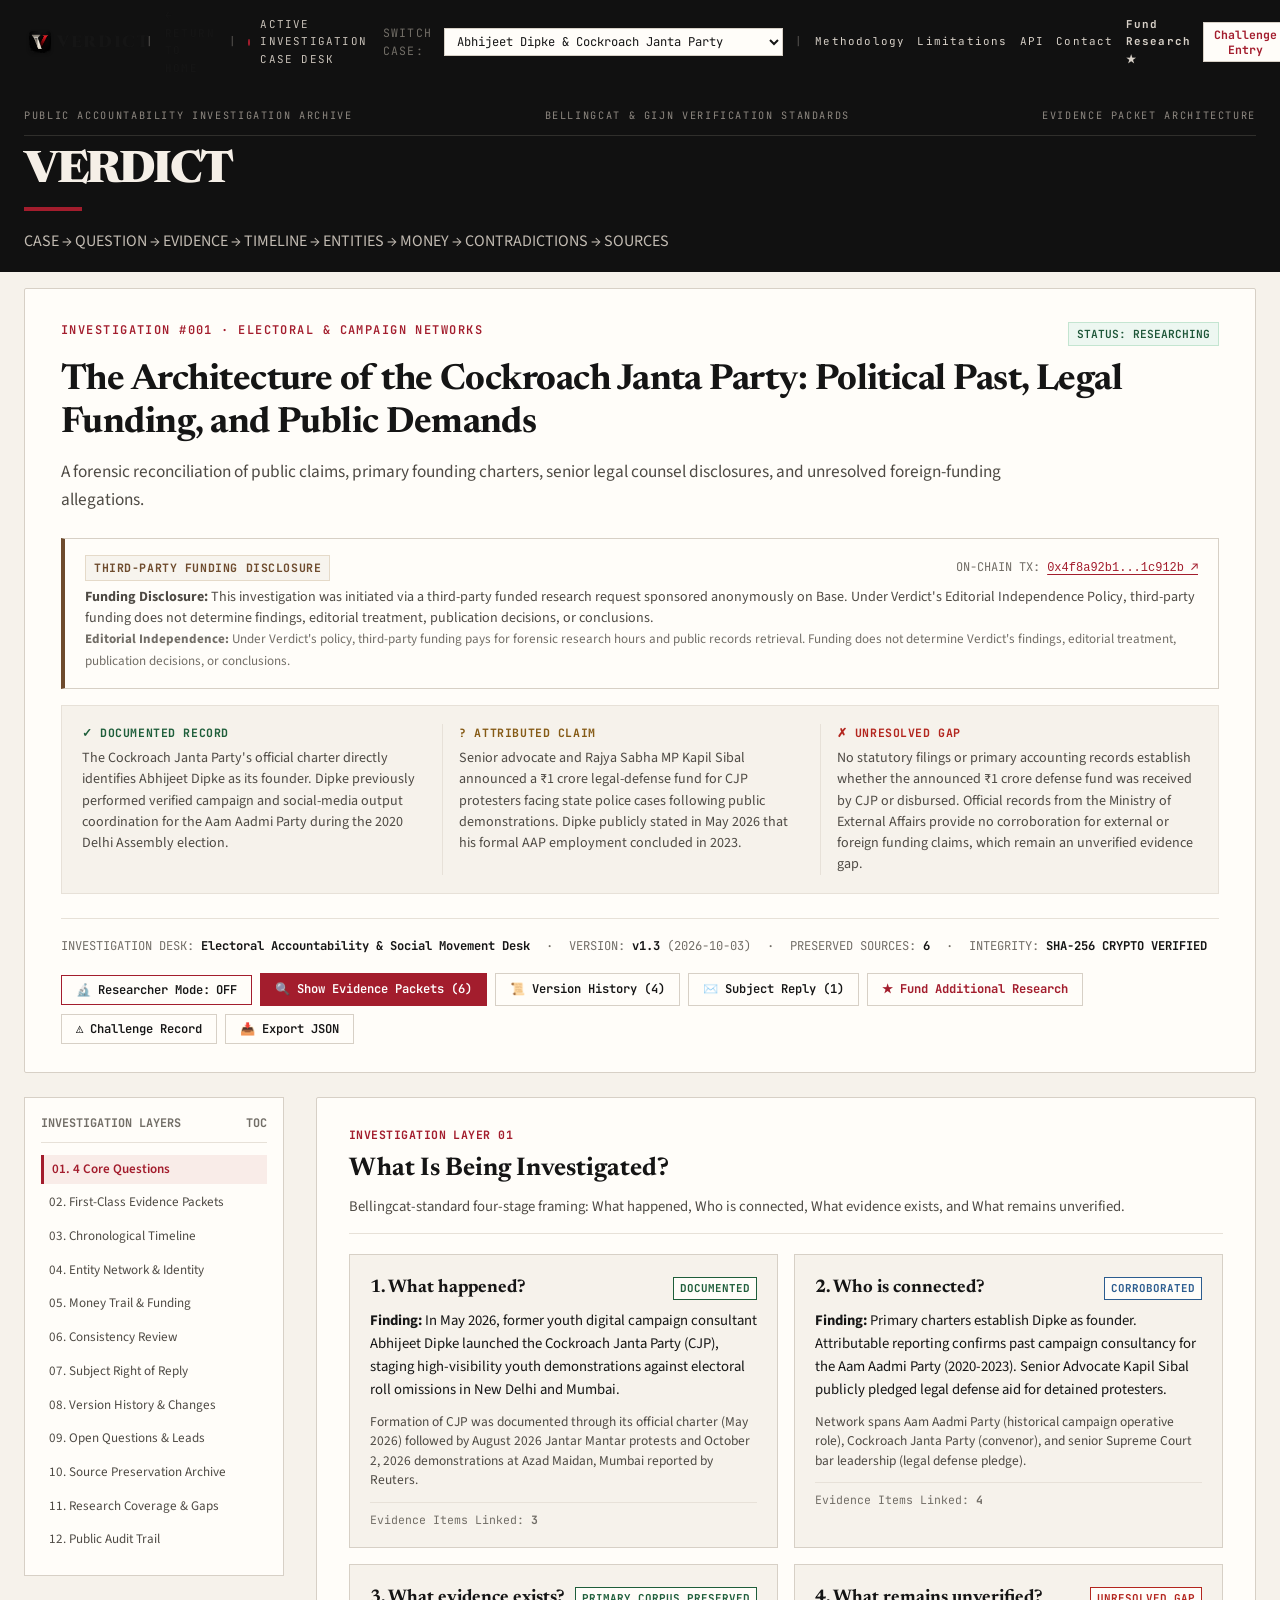
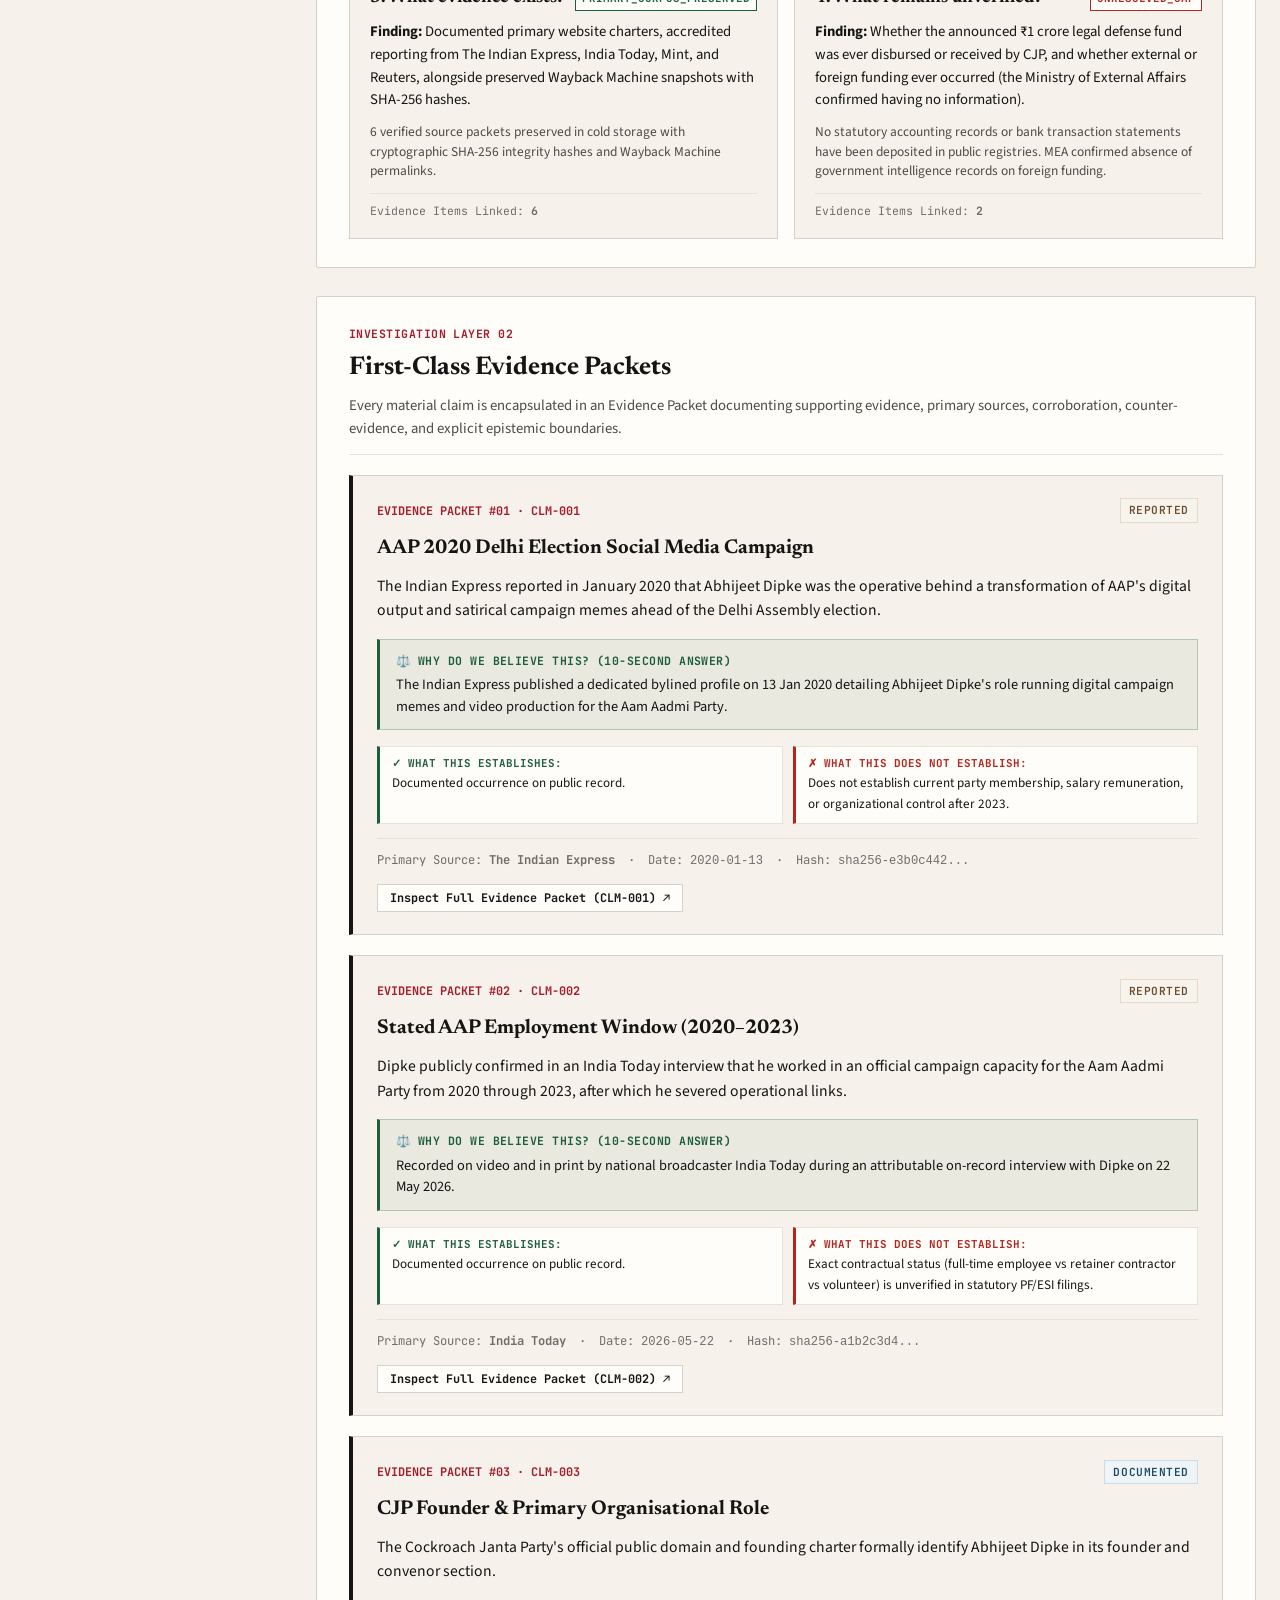
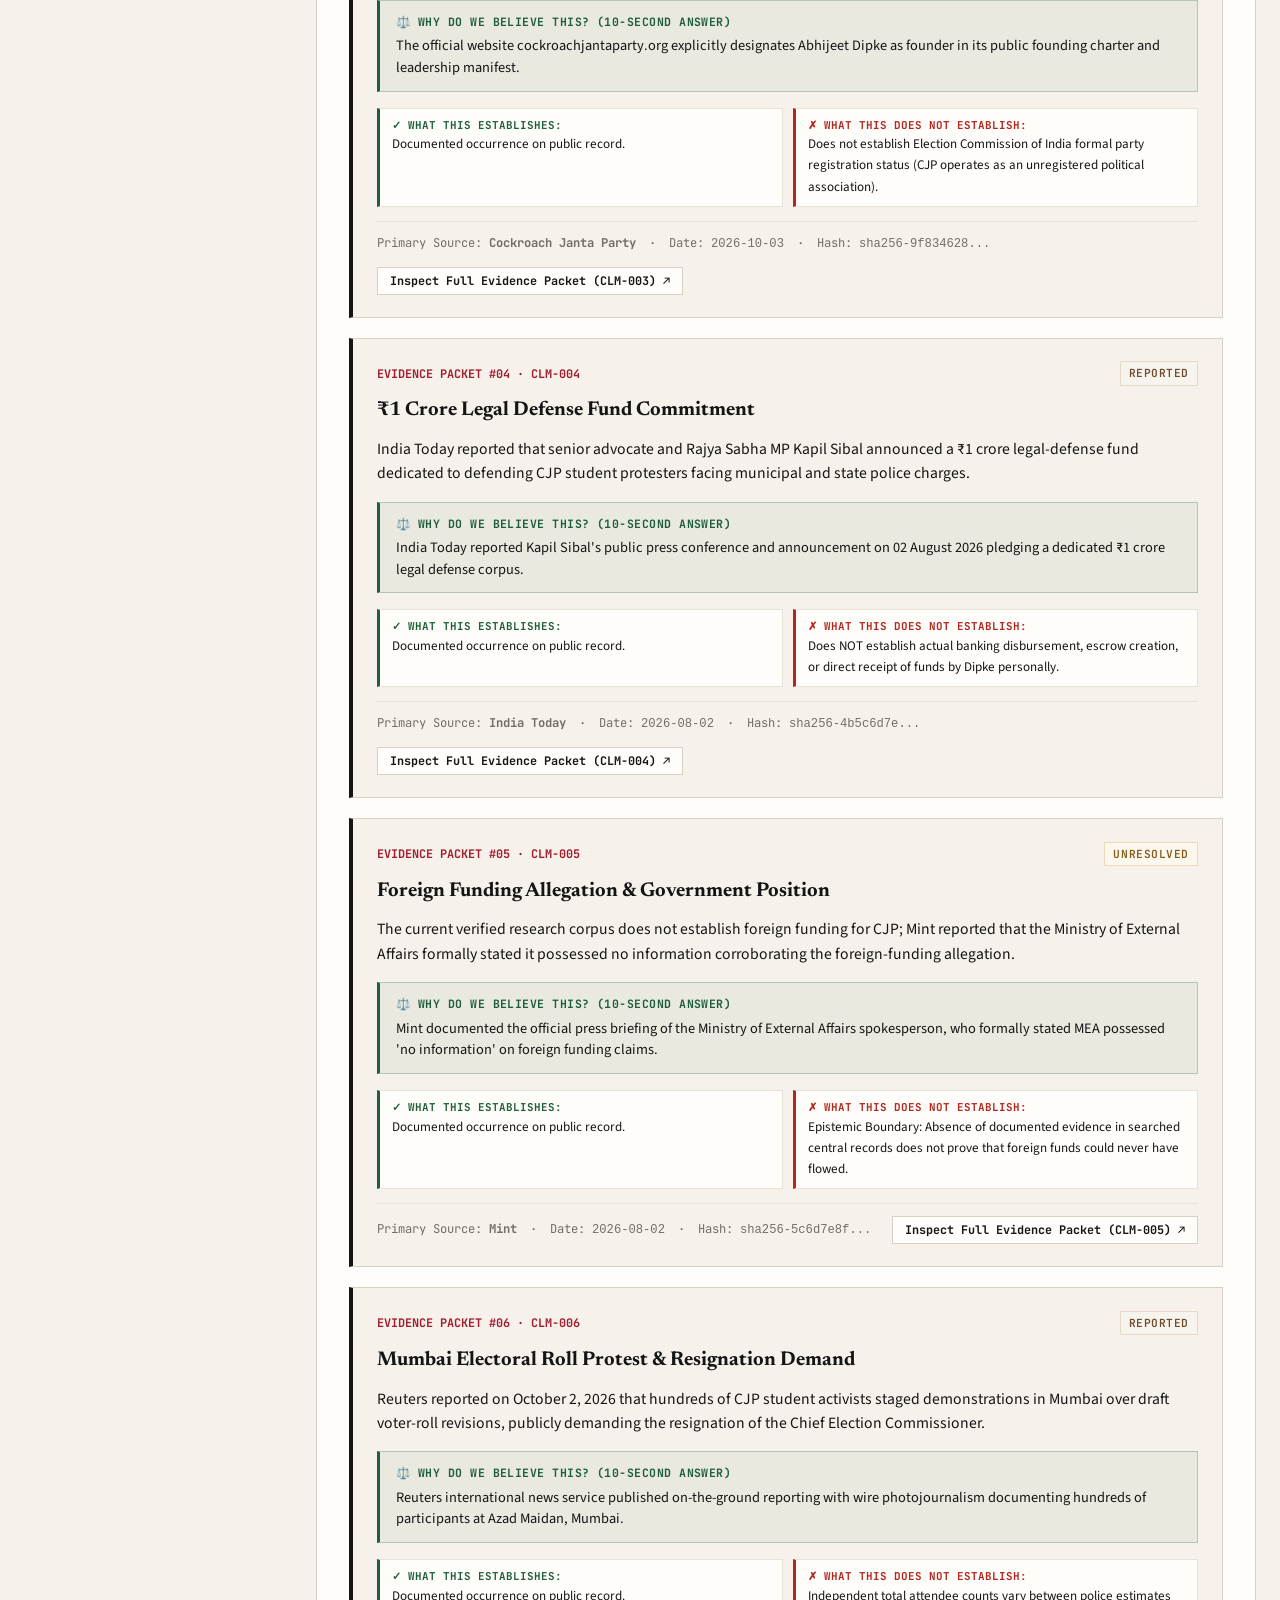
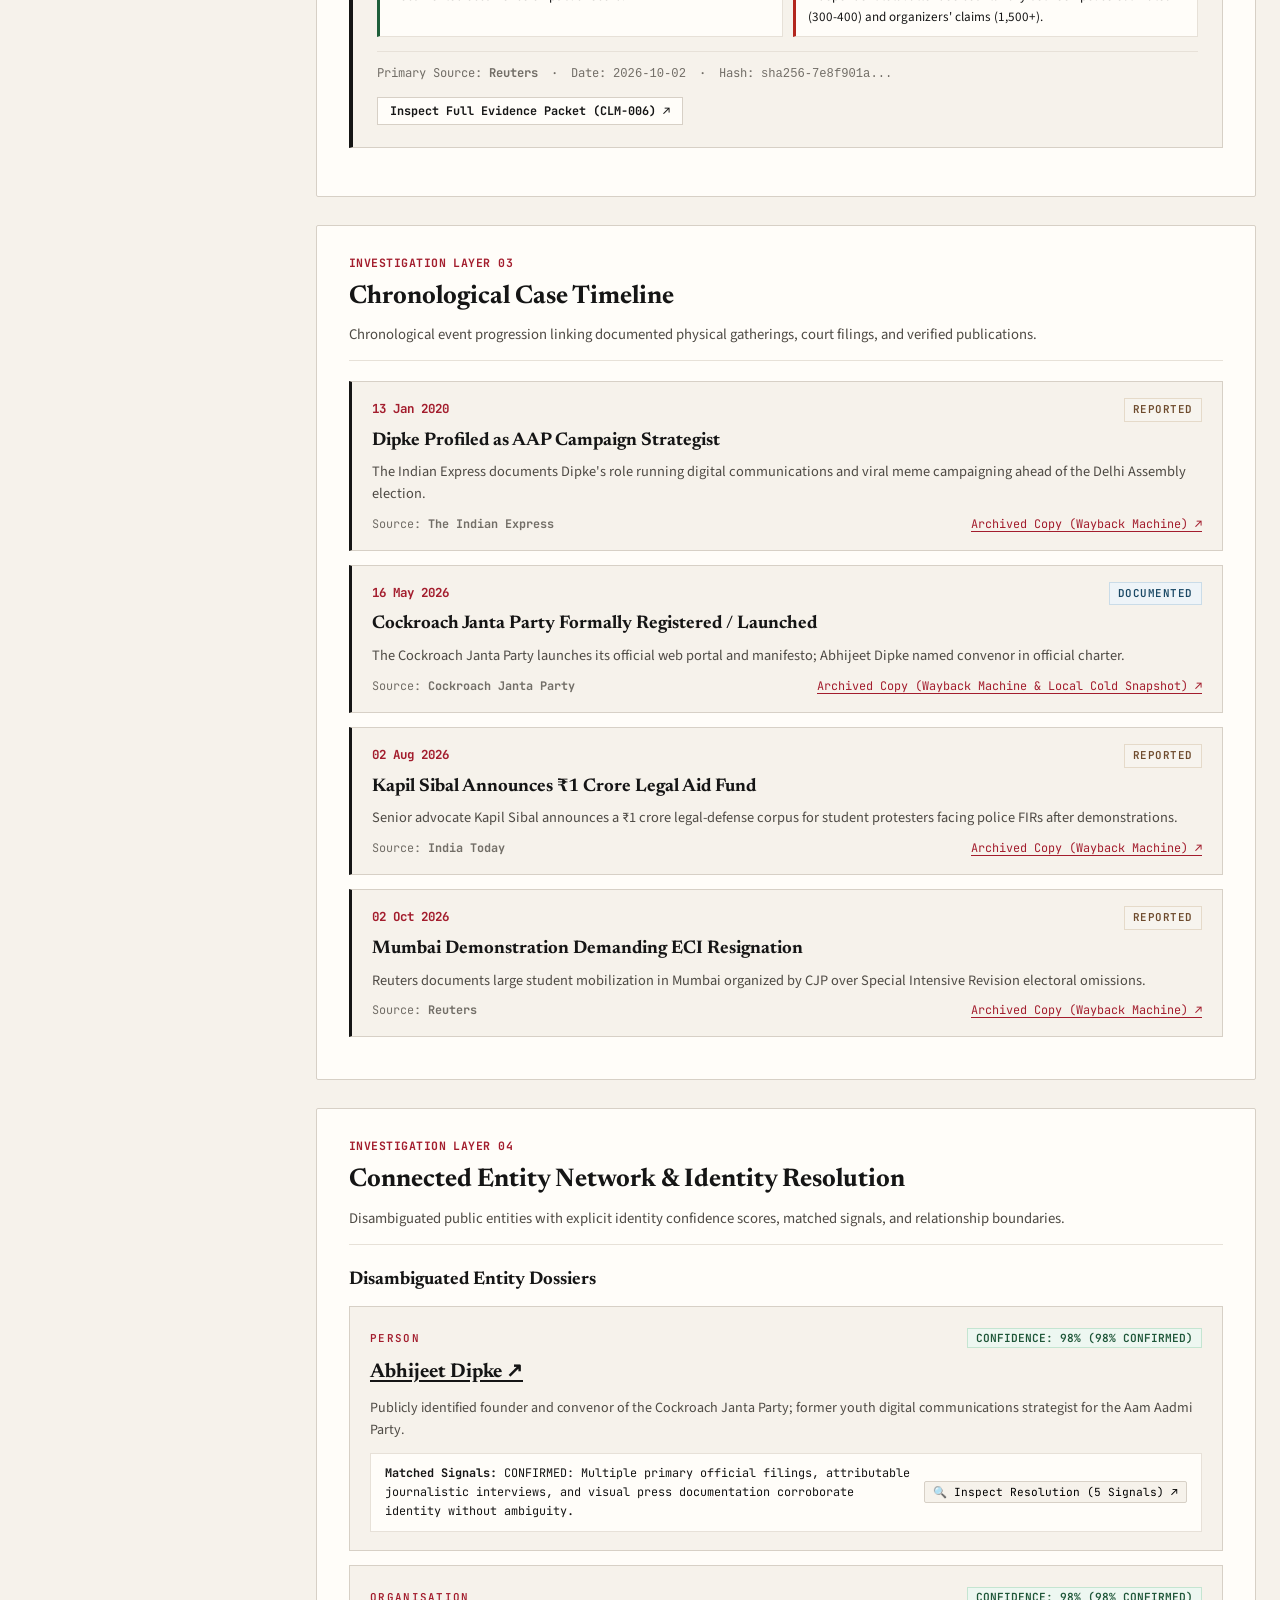
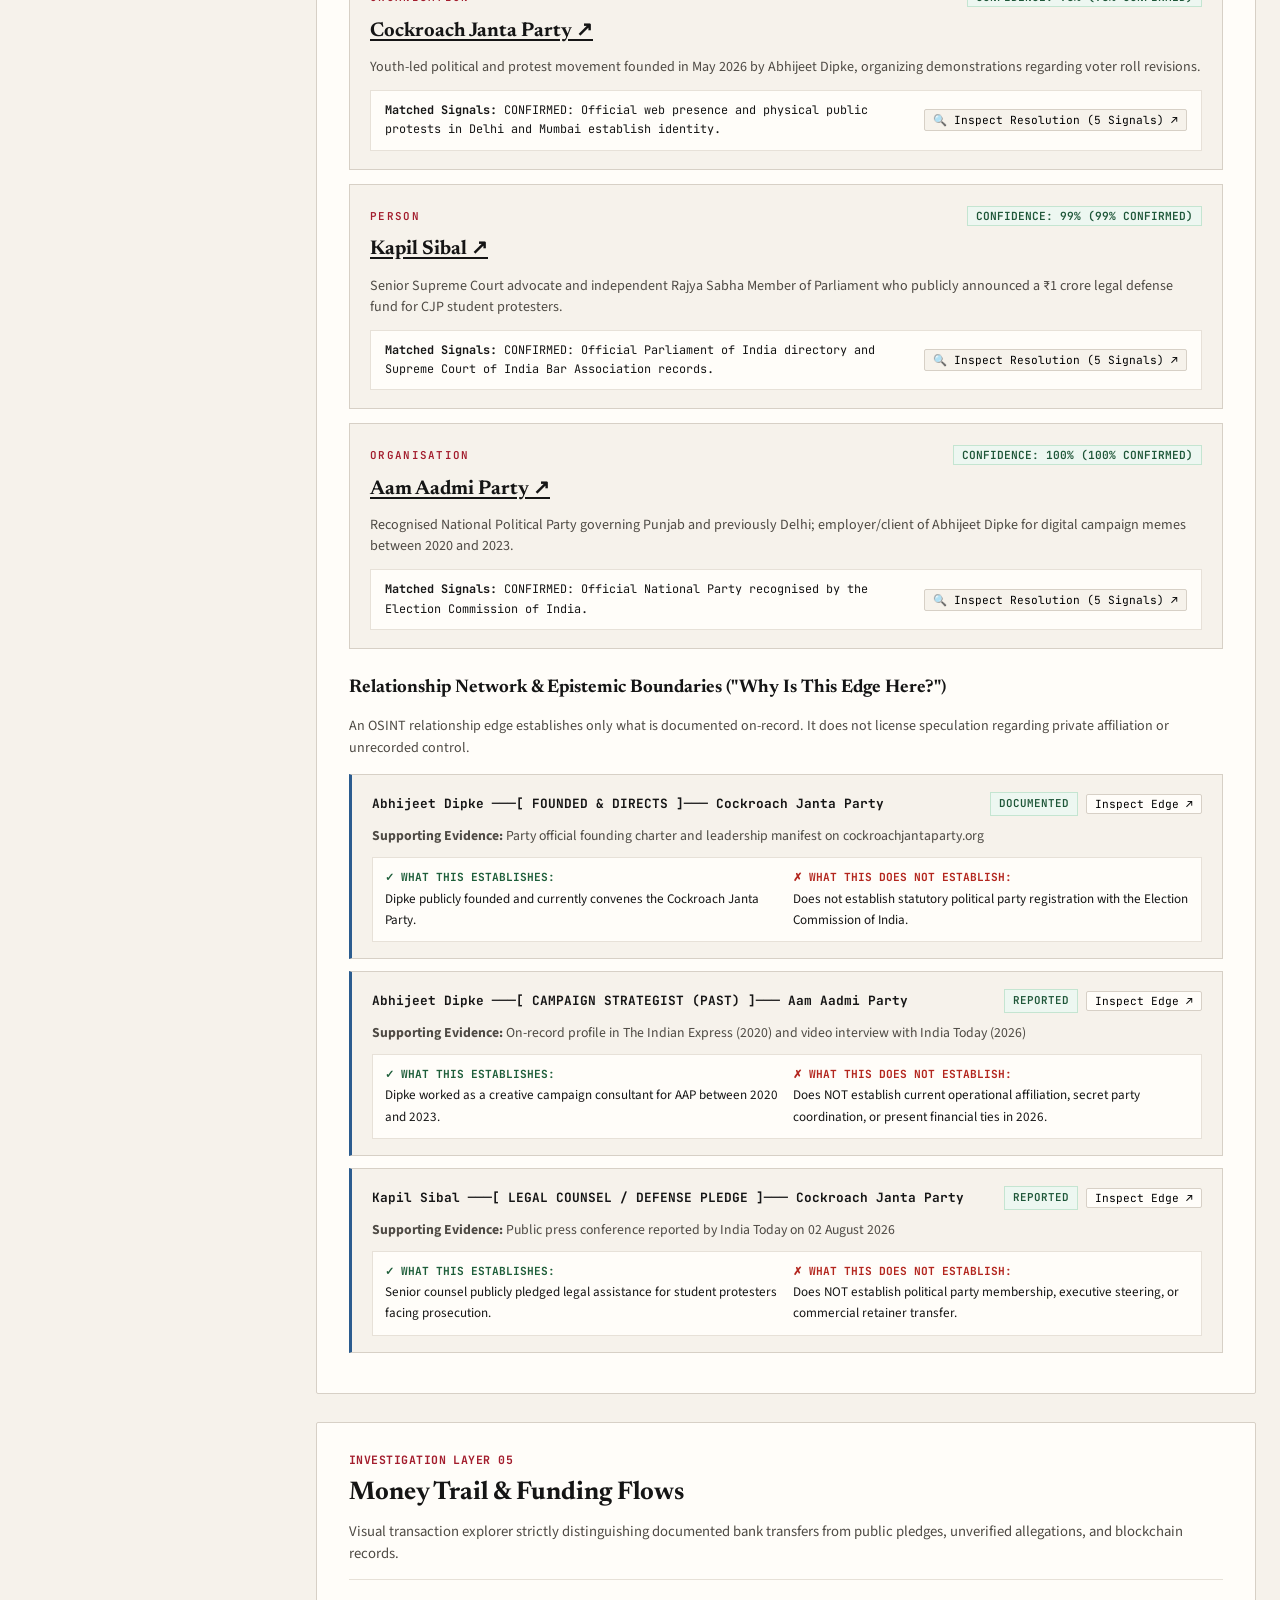
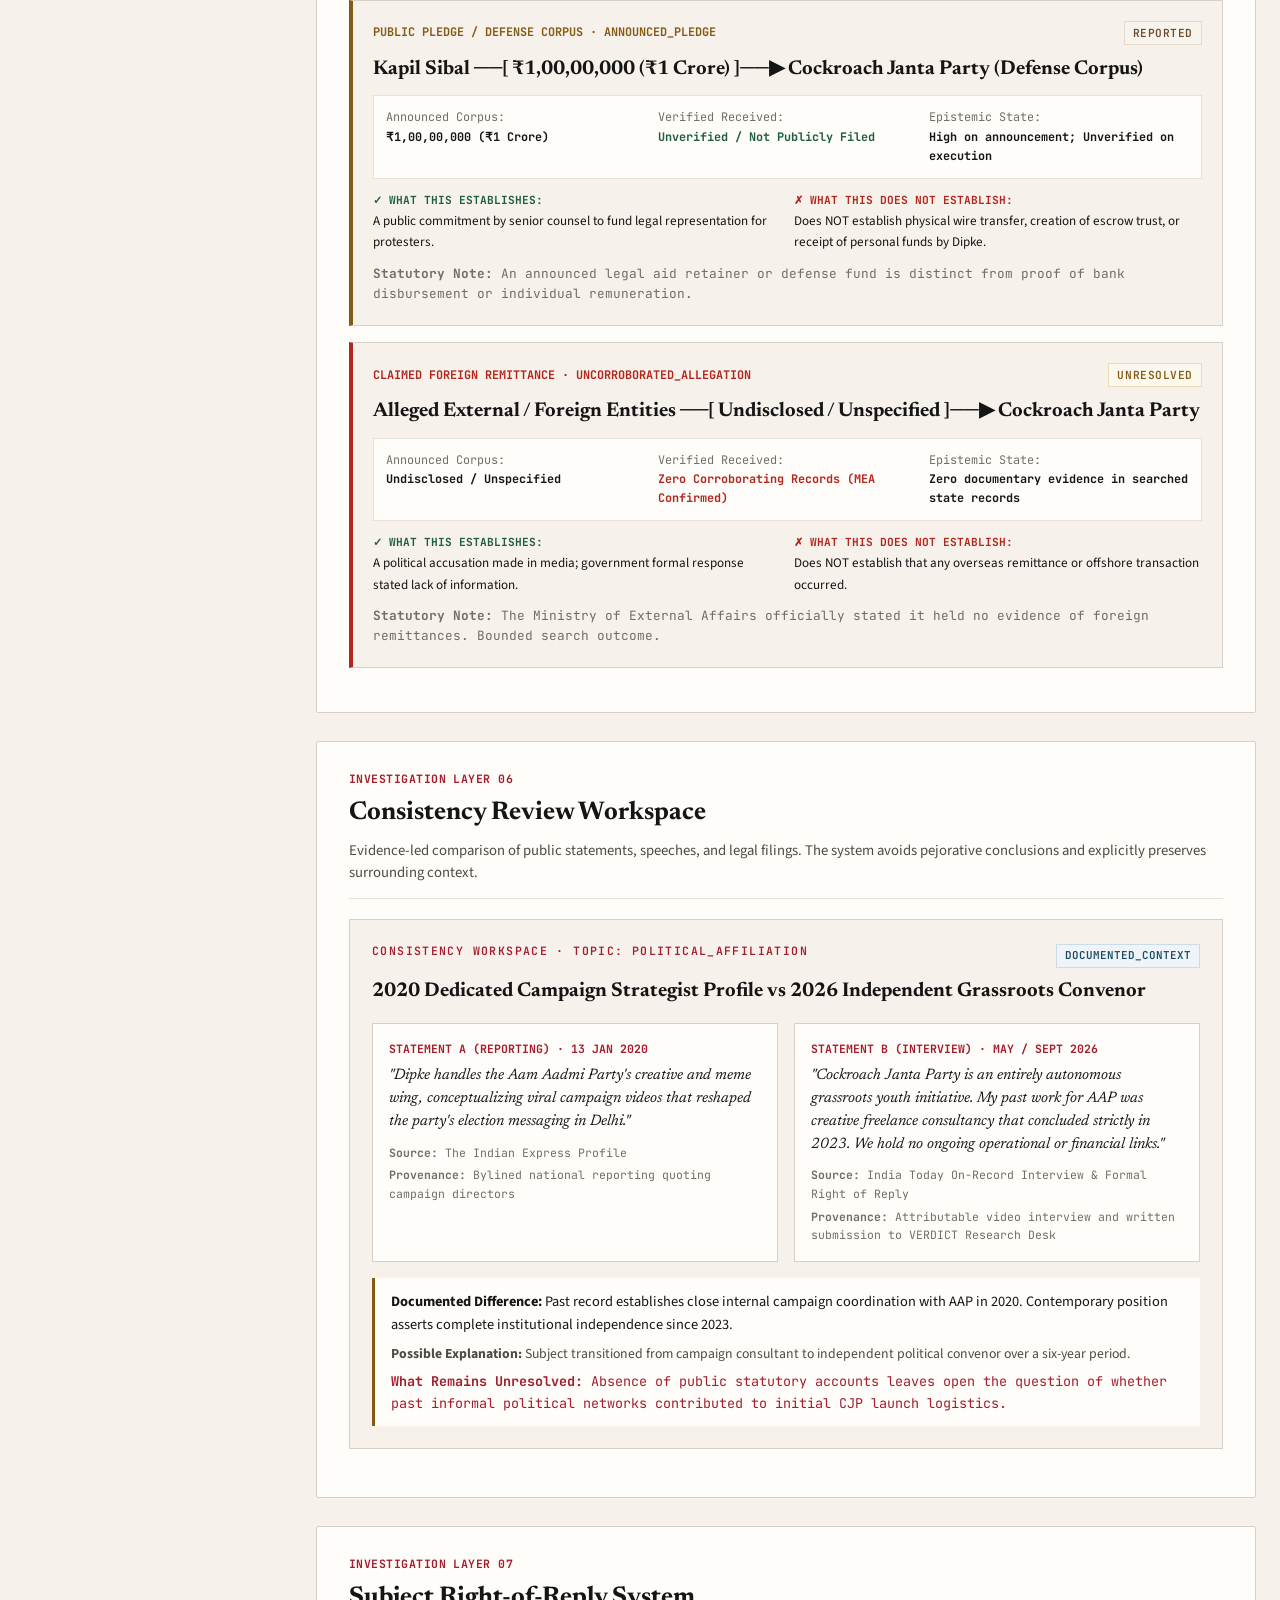
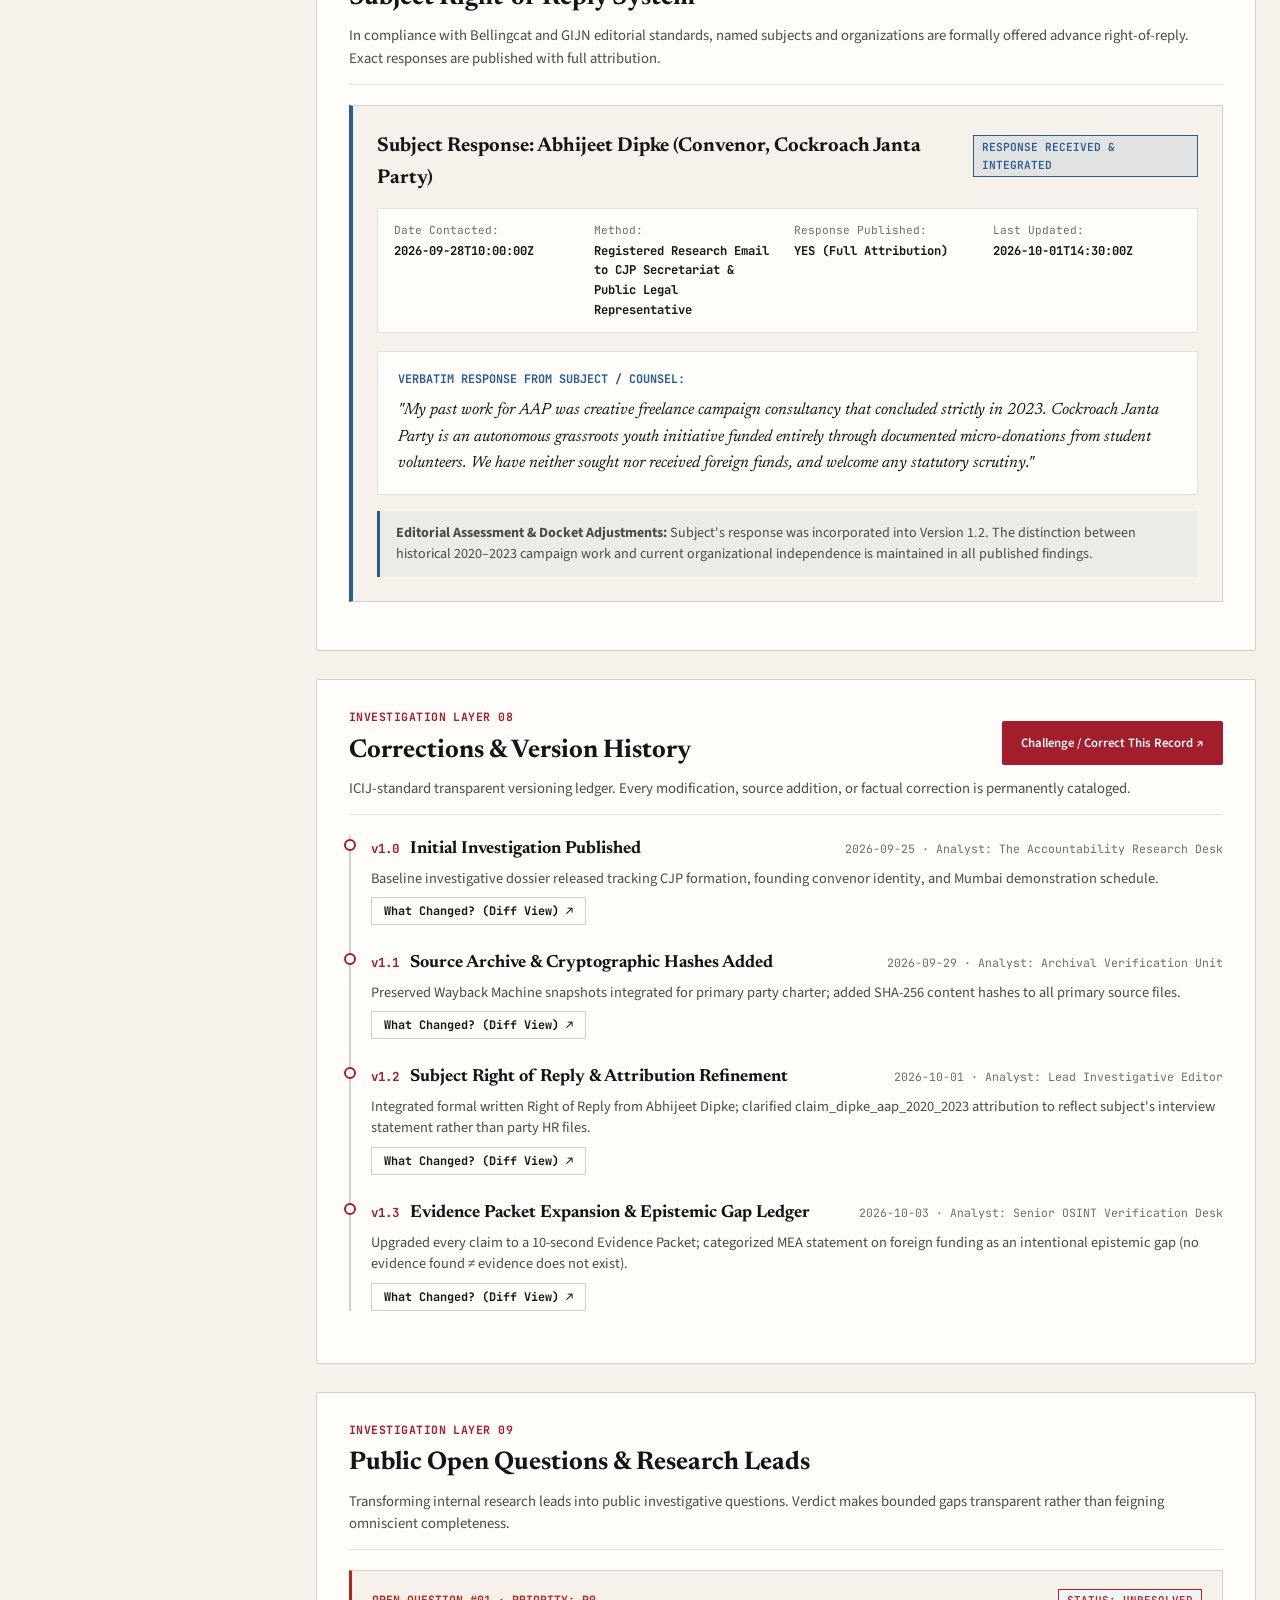
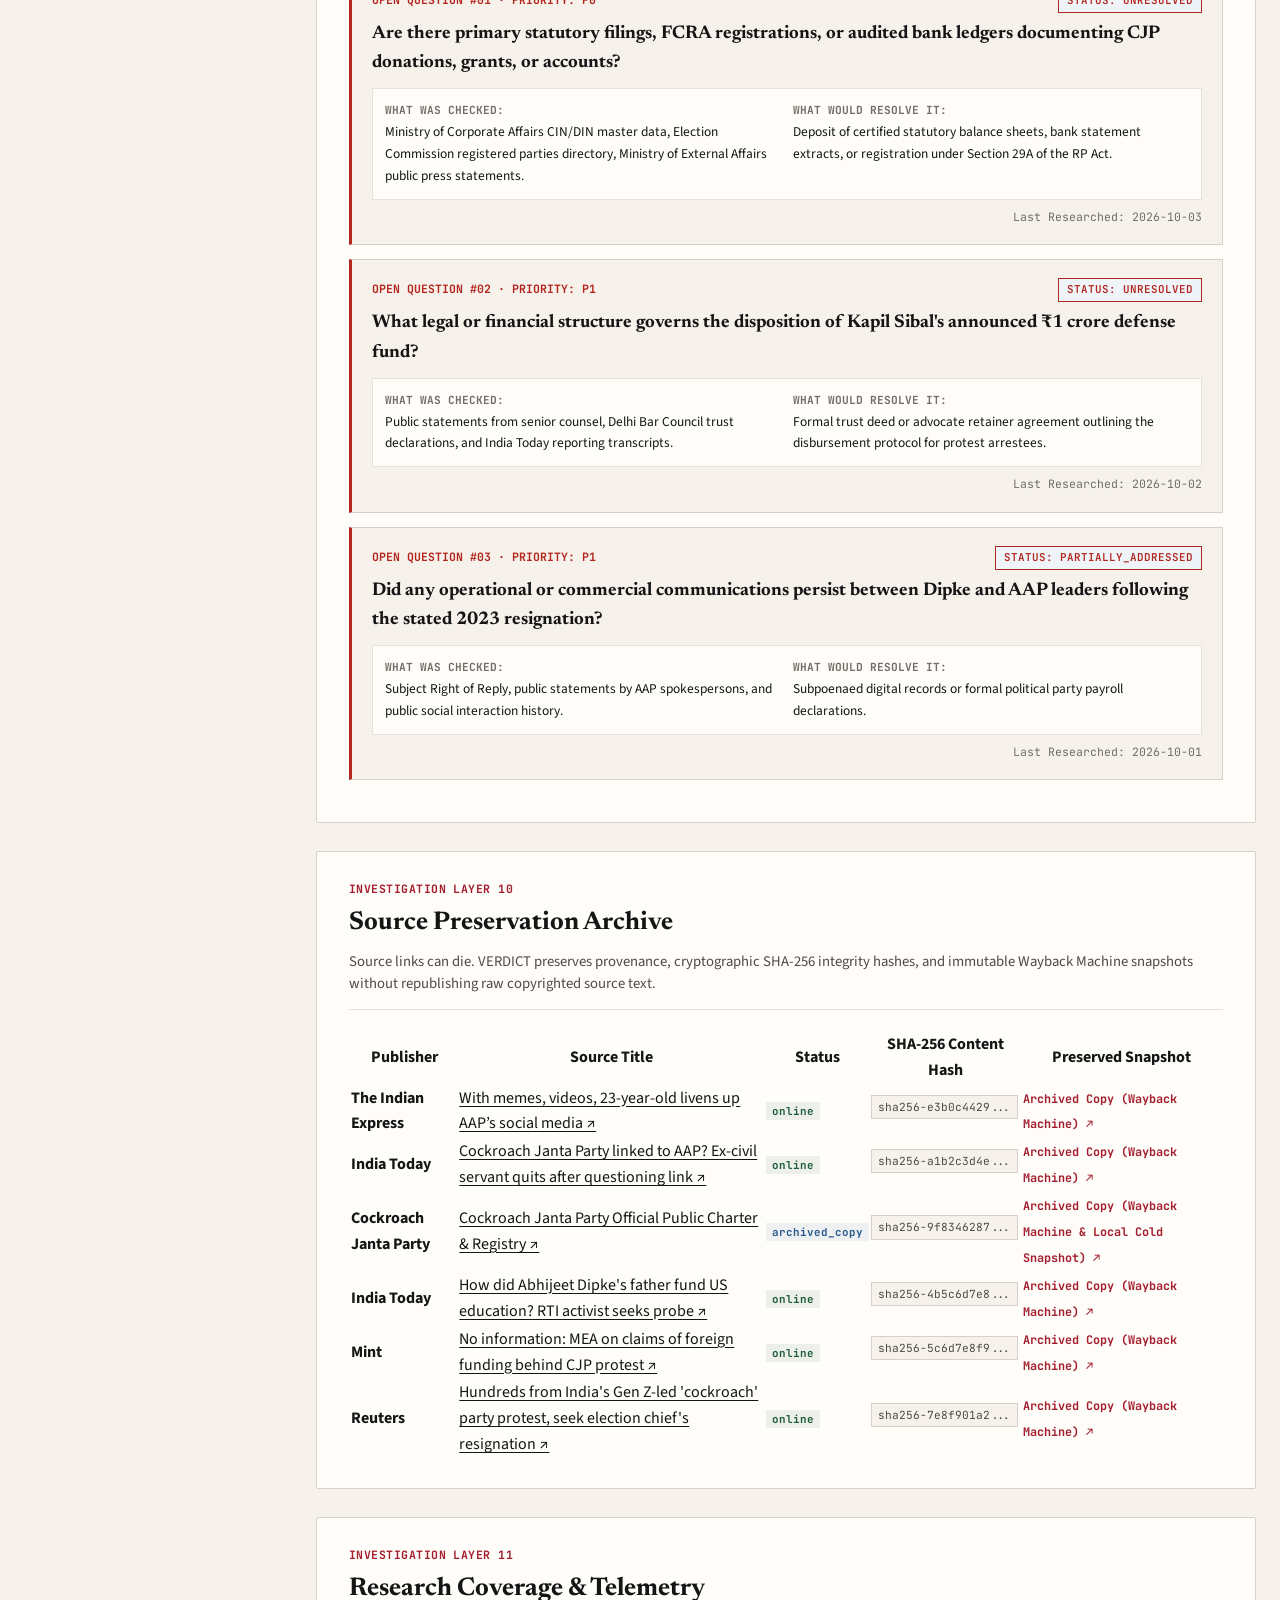
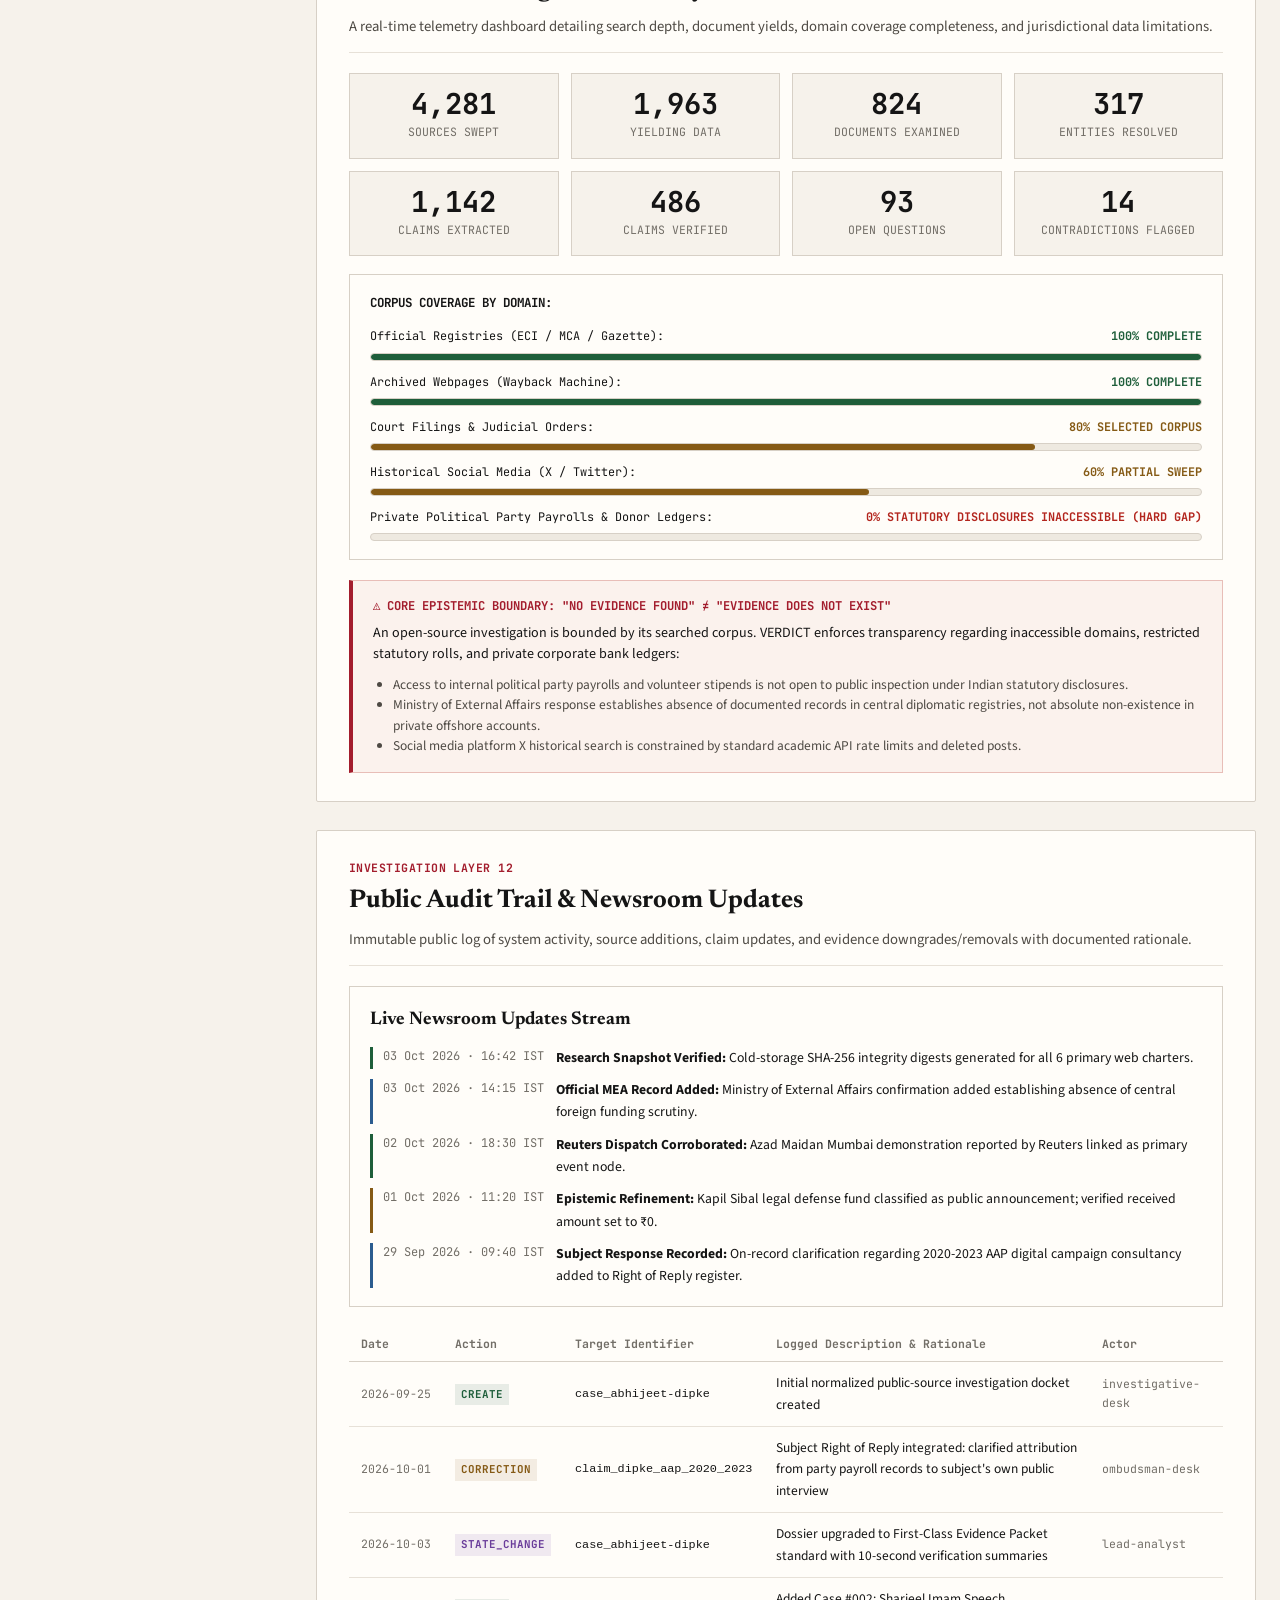
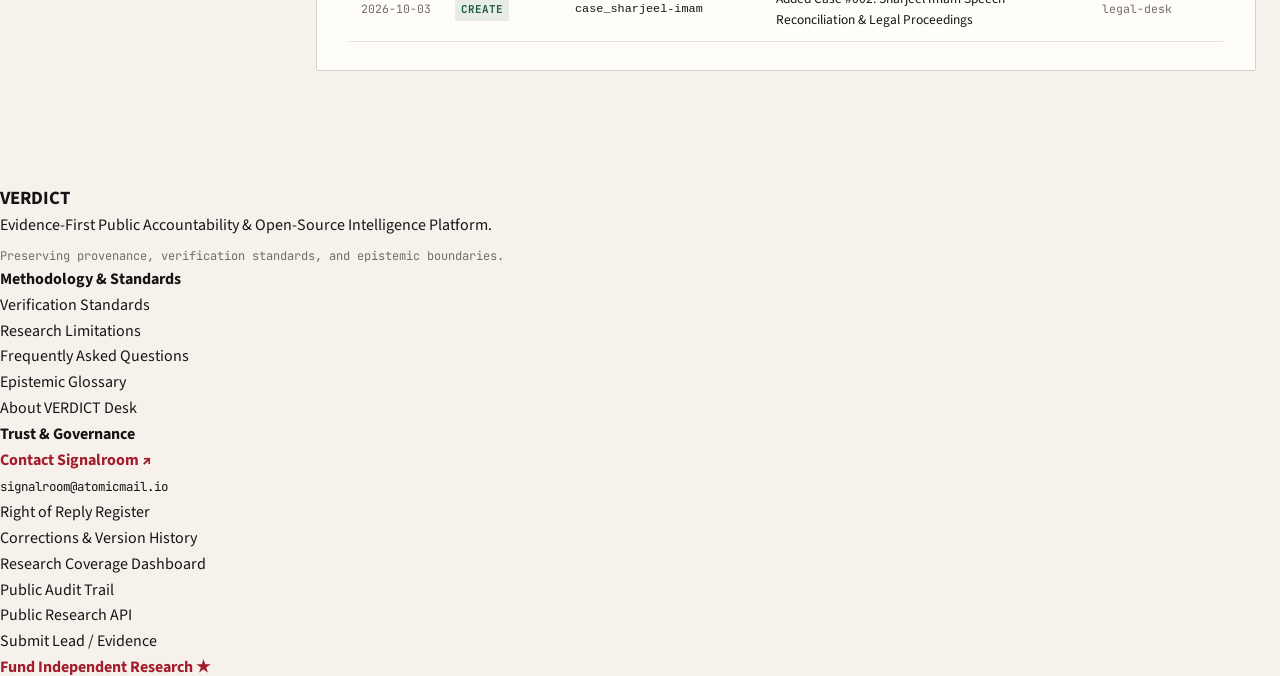
<file: case.html>
<!doctype html>
<html lang="en">
<head>
  <meta charset="utf-8">
  <meta name="viewport" content="width=device-width, initial-scale=1">
  <meta name="robots" content="index, follow">
  <meta name="description" content="VERDICT Investigative Case Dossier: Evidence-first public accountability investigation reconciling questions, first-class evidence packets, timelines, entity networks, money trails, and public consistency reviews.">
  <meta name="author" content="VERDICT Research Desk">
  <meta property="og:title" content="VERDICT · Investigative Case Dossier">
  <meta property="og:description" content="Source-backed investigative case page reconciling questions, evidence packets, timelines, entity networks, and open questions.">
  <meta property="og:type" content="article">

  <link rel="canonical" href="https://www.verdict.is-an.org/case.html">
  <meta name="twitter:card" content="summary_large_image">

  <title>VERDICT · Investigative Case Dossier</title>

  <link rel="stylesheet" href="./css/style.css">
  <link rel="stylesheet" href="./css/case.css">
  <link rel="icon" type="image/png" href="./assets/favicon.png">
  <link rel="apple-touch-icon" href="./assets/favicon.png">
</head>
<body>

  <!-- Top Institutional Utility Bar -->
  <aside class="top-utility" aria-label="Investigation status">
    <div class="top-utility-inner">
      <div class="utility-left">
        <a href="./" class="utility-brand-link" id="utility-brand-home" aria-label="VERDICT Home" title="VERDICT — Return to main page">
          <img src="./assets/verdict-logo.png" alt="" class="brand-logo-img" aria-hidden="true">
          <span class="brand-wordmark">VERDICT</span>
        </a>
        <span class="utility-sep utility-brand-sep">|</span>
        <a href="./" class="live-pill" style="color: var(--ink);">
          ← Return to Home
        </a>
        <span class="utility-sep">|</span>
        <span class="live-dot" aria-hidden="true"></span>
        <span class="utility-meta-item">ACTIVE INVESTIGATION CASE DESK</span>
      </div>
      <div class="utility-right" style="display: flex; align-items: center; gap: 12px;">
        <label for="case-switcher-select" style="font-family: var(--font-mono); font-size: 0.72rem; color: var(--ink-muted);">SWITCH CASE:</label>
        <select id="case-switcher-select" style="font-family: var(--font-mono); font-size: 0.76rem; padding: 4px 8px; border: 1px solid var(--border); border-radius: var(--radius-xs); background: var(--surface); color: var(--ink);">
          <!-- Injected dynamically by case.js -->
        </select>
        <span class="utility-sep">|</span>
        <a href="./methodology.html">Methodology</a>
        <a href="./limitations.html">Limitations</a>
        <a href="./api.html">API</a>
        <a href="./#contact">Contact</a>
        <a href="./fund.html" style="color: var(--accent); font-weight: 700;">Fund Research ★</a>
        <button type="button" id="top-challenge-btn" class="challenge-pill-btn">
          Challenge Entry
        </button>
      </div>
    </div>
  </aside>

  <!-- Sticky Researcher Mode Bar (Toggled on/off) -->
  <div id="researcher-toolbar" class="researcher-toolbar" aria-label="Researcher Tools">
    <div class="researcher-toolbar-badge">
      <span>🔬 RESEARCHER MODE ACTIVE</span>
      <span style="color: #94a3b8; font-weight: normal;">| Deep OSINT Overlays &amp; Raw Data Trees Unveiled</span>
    </div>
    <div class="researcher-toolbar-actions">
      <button type="button" class="researcher-tool-btn" id="rbar-export-json">
        📥 JSON Case Bundle
      </button>
      <button type="button" class="researcher-tool-btn" id="rbar-export-csv">
        📊 CSV Claims Ledger
      </button>
      <button type="button" class="researcher-tool-btn" id="rbar-export-manifest">
        🔒 Evidence Manifest (SHA-256)
      </button>
      <button type="button" class="researcher-tool-btn" id="rbar-query-api">
        🔌 Query REST API
      </button>
      <button type="button" class="researcher-tool-btn" id="rbar-exit" style="color: #ef4444; border-color: #7f1d1d;">
        ✕ Exit Researcher Mode
      </button>
    </div>
  </div>

  <!-- Editorial Masthead (Compact) -->
  <header class="masthead" style="padding: 24px 24px 18px;">
    <div class="masthead-inner">
      <div class="masthead-topline">
        <span>PUBLIC ACCOUNTABILITY INVESTIGATION ARCHIVE</span>
        <span>BELLINGCAT &amp; GIJN VERIFICATION STANDARDS</span>
        <span>EVIDENCE PACKET ARCHITECTURE</span>
      </div>
      <h1 class="masthead-brand" style="font-size: 2.8rem; margin: 4px 0;">
        <a href="./">VERDICT</a>
      </h1>
      <p class="masthead-descriptor" style="margin-bottom: 0;">
        CASE → QUESTION → EVIDENCE → TIMELINE → ENTITIES → MONEY → CONTRADICTIONS → SOURCES
      </p>
    </div>
  </header>

  <!-- Main Case Page Container -->
  <main class="main-wrapper" style="padding-top: 16px;">
    <!-- Top Hero Header (Populated dynamically) -->
    <section id="case-hero" class="case-hero" aria-label="Investigation Overview">
      <!-- Injected dynamically by case.js -->
    </section>

    <!-- Two-Column Broadsheet Case Layout -->
    <div class="case-page-layout">
      <!-- Sticky Navigation Side Rail -->
      <aside class="case-nav-rail" aria-label="Case section navigation">
        <div class="case-nav-title">
          <span>Investigation Layers</span>
          <span>TOC</span>
        </div>
        <ul id="case-nav-list" class="case-nav-list">
          <!-- Injected dynamically by case.js -->
        </ul>
      </aside>

      <!-- Main Case Content Stream -->
      <div id="case-content-stream" class="case-content-stream">
        <!-- Injected dynamically by case.js -->
      </div>
    </div>
  </main>

  <!-- Evidence Packet Modal Drawer -->
  <div id="evidence-modal" class="modal-backdrop" role="dialog" aria-modal="true" aria-labelledby="evidence-modal-title">
    <div class="modal-dialog evidence-modal-dialog">
      <button type="button" id="evidence-modal-close-btn" class="modal-close-btn" aria-label="Close dialog">&times;</button>
      <div id="evidence-modal-content">
        <!-- Injected dynamically by case.js -->
      </div>
    </div>
  </div>

  <!-- Relationship Edge Inspector Modal -->
  <div id="edge-modal" class="modal-backdrop" role="dialog" aria-modal="true" aria-labelledby="edge-modal-title">
    <div class="modal-dialog">
      <button type="button" id="edge-modal-close-btn" class="modal-close-btn" aria-label="Close dialog">&times;</button>
      <div id="edge-modal-content">
        <!-- Injected dynamically by case.js -->
      </div>
    </div>
  </div>

  <!-- "What Changed?" Version Diff Modal -->
  <div id="diff-modal" class="modal-backdrop" role="dialog" aria-modal="true" aria-labelledby="diff-modal-title">
    <div class="modal-dialog">
      <button type="button" id="diff-modal-close-btn" class="modal-close-btn" aria-label="Close dialog">&times;</button>
      <div id="diff-modal-content">
        <!-- Injected dynamically by case.js -->
      </div>
    </div>
  </div>

  <!-- Identity Resolution & Disambiguation Modal -->
  <div id="entity-modal" class="modal-backdrop" role="dialog" aria-modal="true" aria-labelledby="entity-modal-title">
    <div class="modal-dialog evidence-modal-dialog">
      <button type="button" id="entity-modal-close-btn" class="modal-close-btn" aria-label="Close dialog">&times;</button>
      <div id="entity-modal-content">
        <!-- Injected dynamically by case.js -->
      </div>
    </div>
  </div>

  <!-- Public REST API Query Modal -->
  <div id="api-modal" class="modal-backdrop" role="dialog" aria-modal="true" aria-labelledby="api-modal-title">
    <div class="modal-dialog evidence-modal-dialog">
      <button type="button" id="api-modal-close-btn" class="modal-close-btn" aria-label="Close dialog">&times;</button>
      <div id="api-modal-content">
        <!-- Injected dynamically by case.js -->
      </div>
    </div>
  </div>

  <!-- "Challenge / Correct This Record" Submission Modal -->
  <div id="challenge-modal" class="modal-backdrop" role="dialog" aria-modal="true" aria-labelledby="challenge-modal-title">
    <div class="modal-dialog">
      <button type="button" id="challenge-modal-close-btn" class="modal-close-btn" aria-label="Close dialog">&times;</button>
      <div class="challenge-form-wrap">
        <span class="kicker" style="color: var(--accent);">TRUST &amp; CORRECTIONS OMBUDSMAN</span>
        <h3 id="challenge-modal-title" style="font-family: var(--font-serif); font-size: 1.4rem; margin: 4px 0 10px;">
          Challenge / Correct This Record
        </h3>
        <p style="font-size: 0.88rem; color: var(--ink-secondary); margin-bottom: 16px;">
          VERDICT welcomes substantive factual challenges. Submissions enter a non-mutating analyst verification queue and do not directly overwrite canonical records.
        </p>

        <form id="challenge-submission-form" onsubmit="return false;">
          <div style="margin-bottom: 12px;">
            <label style="display: block; font-family: var(--font-mono); font-size: 0.76rem; font-weight: 700; margin-bottom: 4px;">
              RECORD BEING CHALLENGED:
            </label>
            <input type="text" id="challenge-target-id" readonly style="width: 100%; padding: 8px; font-family: var(--font-mono); font-size: 0.82rem; background: var(--bg); border: 1px solid var(--border); border-radius: var(--radius-xs);">
          </div>

          <div style="margin-bottom: 12px;">
            <label style="display: block; font-family: var(--font-mono); font-size: 0.76rem; font-weight: 700; margin-bottom: 4px;">
              WHAT IS INACCURATE OR INCOMPLETE? *
            </label>
            <textarea id="challenge-description" required rows="3" placeholder="Provide specific wording, date discrepancy, or factual error..." style="width: 100%; padding: 8px; font-family: var(--font-sans); font-size: 0.88rem; border: 1px solid var(--border); border-radius: var(--radius-xs);"></textarea>
          </div>

          <div style="margin-bottom: 12px;">
            <label style="display: block; font-family: var(--font-mono); font-size: 0.76rem; font-weight: 700; margin-bottom: 4px;">
              PRIMARY EVIDENCE / SUPPORTING CITATION *
            </label>
            <textarea id="challenge-source" required rows="2" placeholder="Official gazette URL, court order docket number, or archival link..." style="width: 100%; padding: 8px; font-family: var(--font-sans); font-size: 0.88rem; border: 1px solid var(--border); border-radius: var(--radius-xs);"></textarea>
          </div>

          <div style="margin-bottom: 16px;">
            <label style="display: block; font-family: var(--font-mono); font-size: 0.76rem; font-weight: 700; margin-bottom: 4px;">
              YOUR CONTACT EMAIL / AFFILIATION (OPTIONAL FOR FOLLOW-UP):
            </label>
            <input type="text" id="challenge-contact" placeholder="researcher@institution.org or Subject Representative" style="width: 100%; padding: 8px; font-family: var(--font-sans); font-size: 0.88rem; border: 1px solid var(--border); border-radius: var(--radius-xs);">
          </div>

          <div style="display: flex; justify-content: space-between; align-items: center;">
            <span id="challenge-status-msg" style="font-family: var(--font-mono); font-size: 0.76rem; color: var(--accent);"></span>
            <button type="submit" id="challenge-submit-btn" class="btn-primary" style="padding: 8px 18px; font-size: 0.84rem;">
              Submit for Analyst Review ↗
            </button>
          </div>
        </form>
      </div>
    </div>
  </div>

  <footer class="footer">
    <div class="footer-inner">
      <div class="footer-brand-col">
        <h3 class="footer-logo">VERDICT</h3>
        <p class="footer-tagline">
          Evidence-First Public Accountability &amp; Open-Source Intelligence Platform.
        </p>
        <p style="font-family: var(--font-mono); font-size: 0.75rem; color: var(--ink-muted); margin-top: 8px;">
          Preserving provenance, verification standards, and epistemic boundaries.
        </p>
      </div>
      <div class="footer-links-col">
        <h4>Methodology &amp; Standards</h4>
        <ul>
          <li><a href="./methodology.html">Verification Standards</a></li>
          <li><a href="./limitations.html">Research Limitations</a></li>
          <li><a href="./faq.html">Frequently Asked Questions</a></li>
          <li><a href="./glossary.html">Epistemic Glossary</a></li>
          <li><a href="./about.html">About VERDICT Desk</a></li>
        </ul>
      </div>
      <div class="footer-links-col">
        <h4>Trust &amp; Governance</h4>
        <ul>
          <li><a href="./#contact" style="color: var(--accent); font-weight: 700;">Contact Signalroom ↗</a></li>
          <li><a href="mailto:signalroom@atomicmail.io" style="font-family: var(--font-mono); font-size: 0.78rem;">signalroom@atomicmail.io</a></li>
          <li><a href="#section-reply">Right of Reply Register</a></li>
          <li><a href="#section-versioning">Corrections &amp; Version History</a></li>
          <li><a href="#section-coverage">Research Coverage Dashboard</a></li>
          <li><a href="#section-audit">Public Audit Trail</a></li>
          <li><a href="./api.html">Public Research API</a></li>
          <li><a href="./contribute.html">Submit Lead / Evidence</a></li>
          <li><a href="./fund.html" style="color: var(--accent); font-weight: 700;">Fund Independent Research ★</a></li>
        </ul>
      </div>
    </div>
  </footer>

  <script type="module" src="./js/case.js"></script>
</body>
</html>
</file>
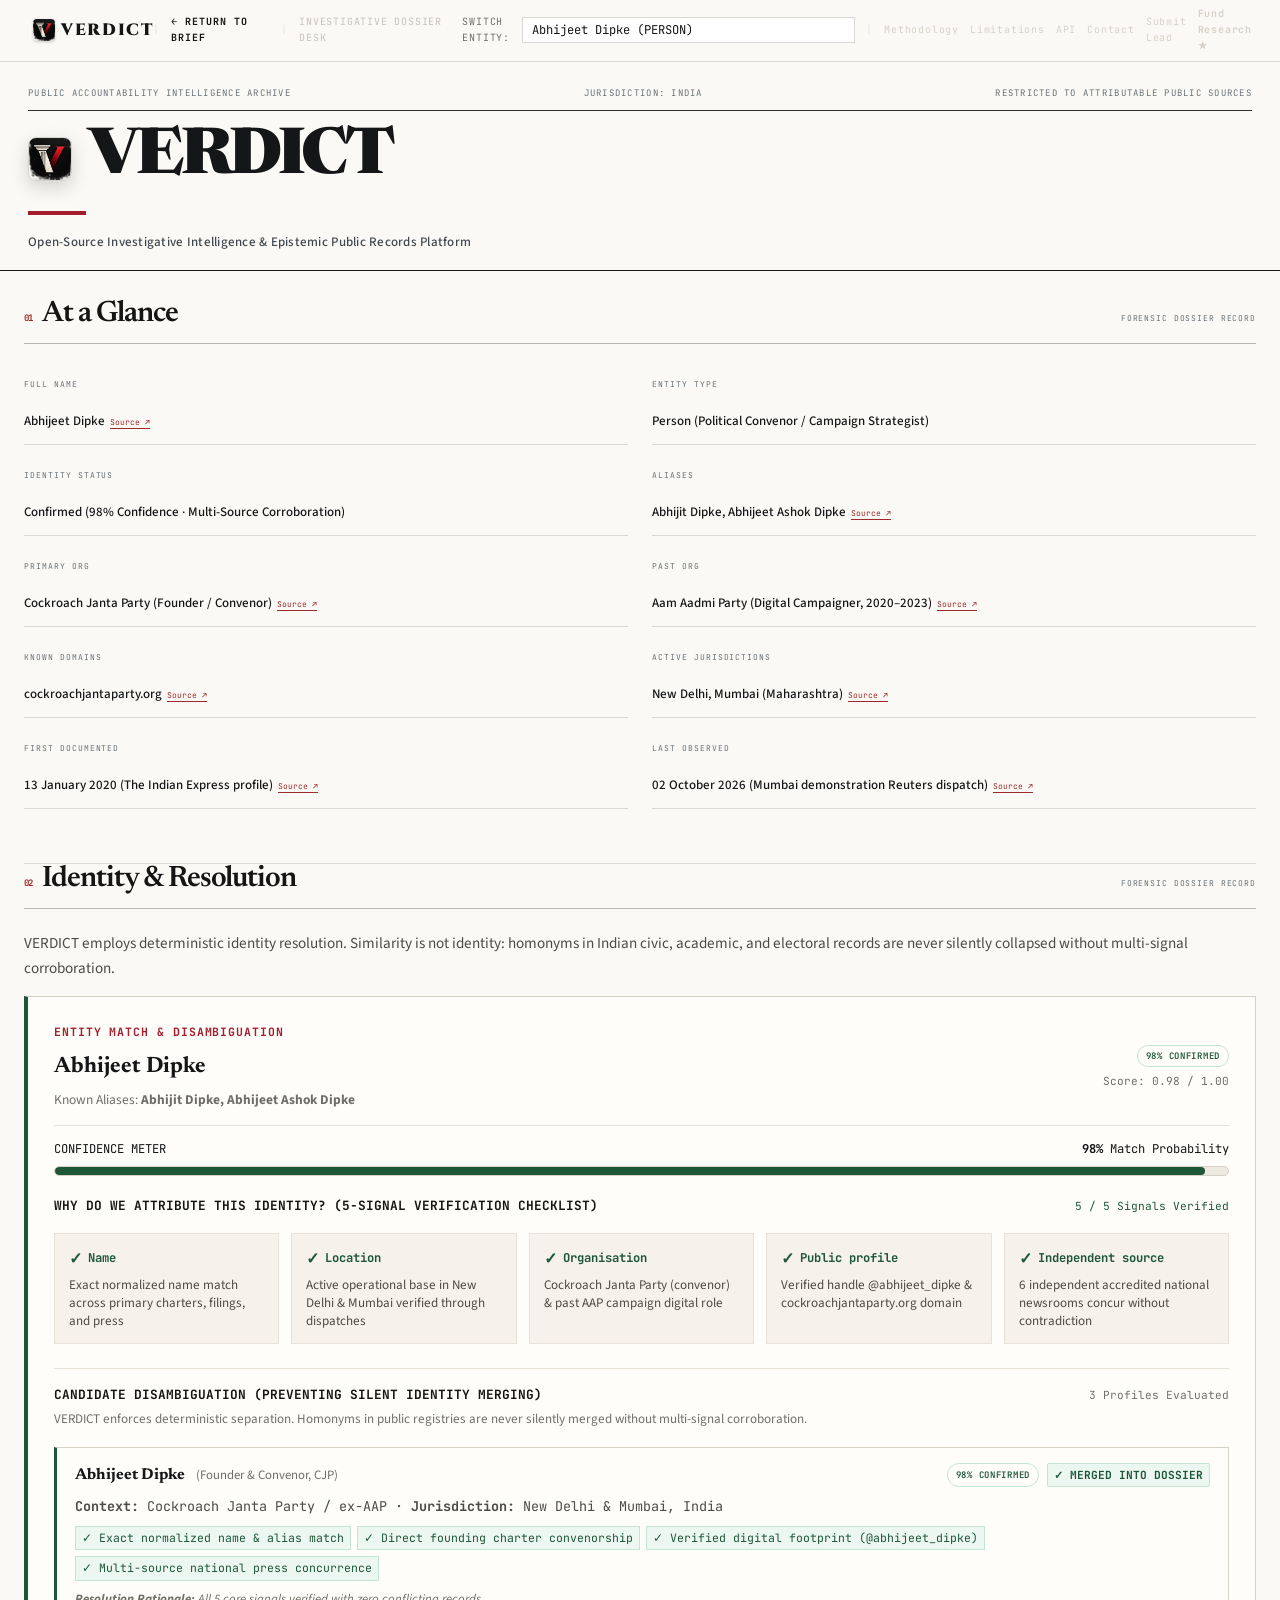
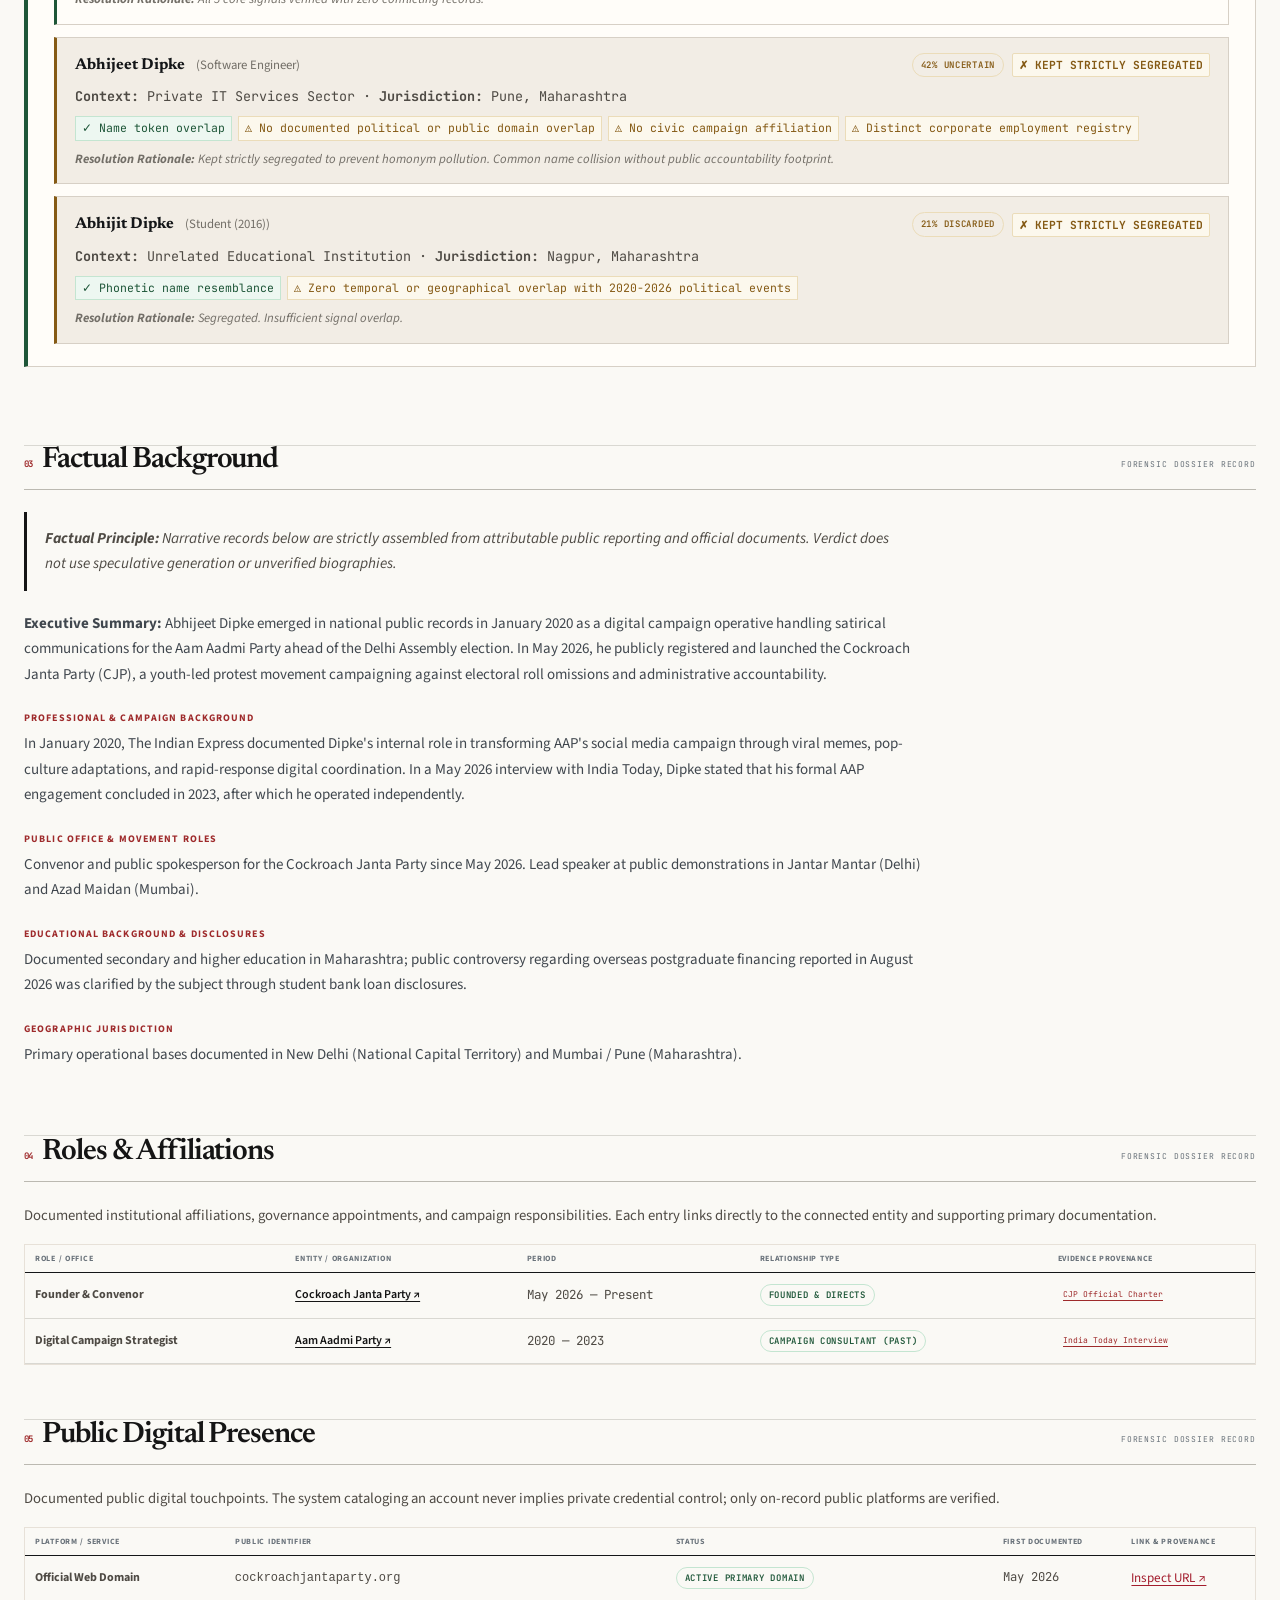
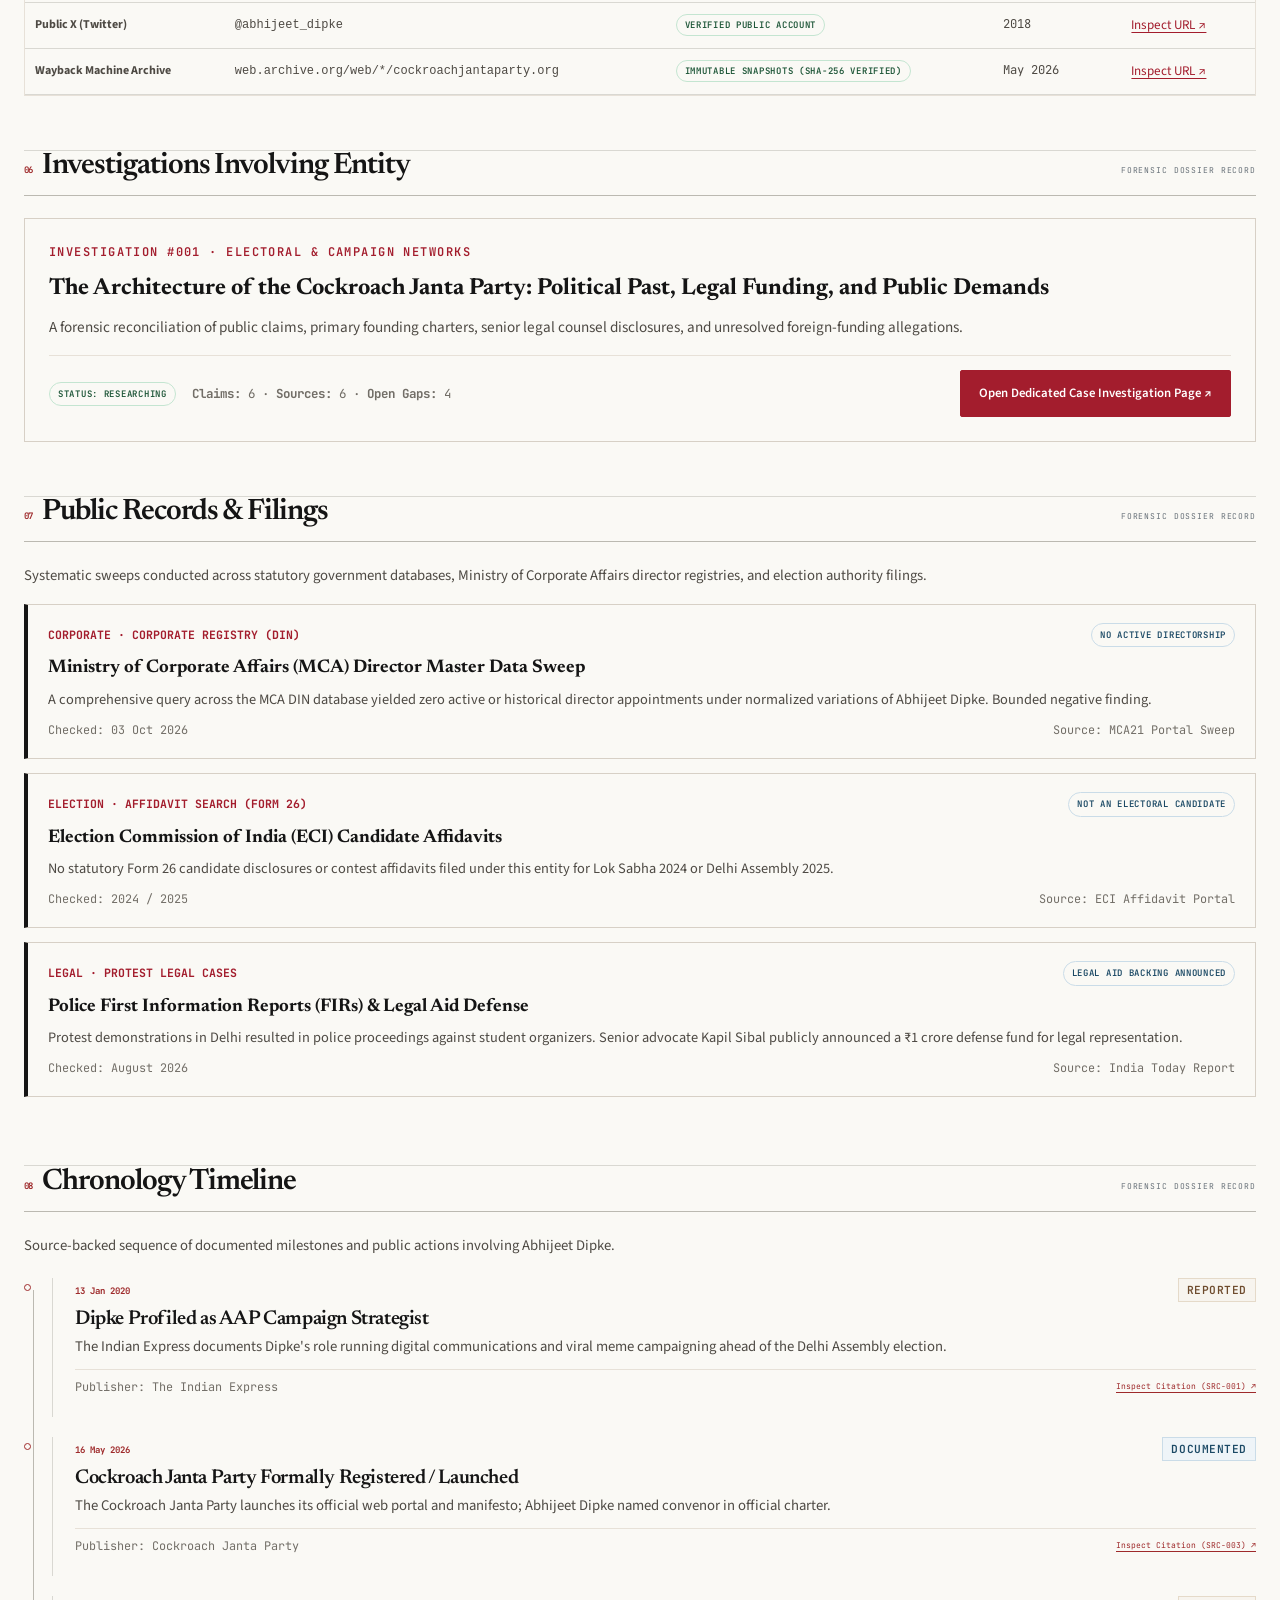
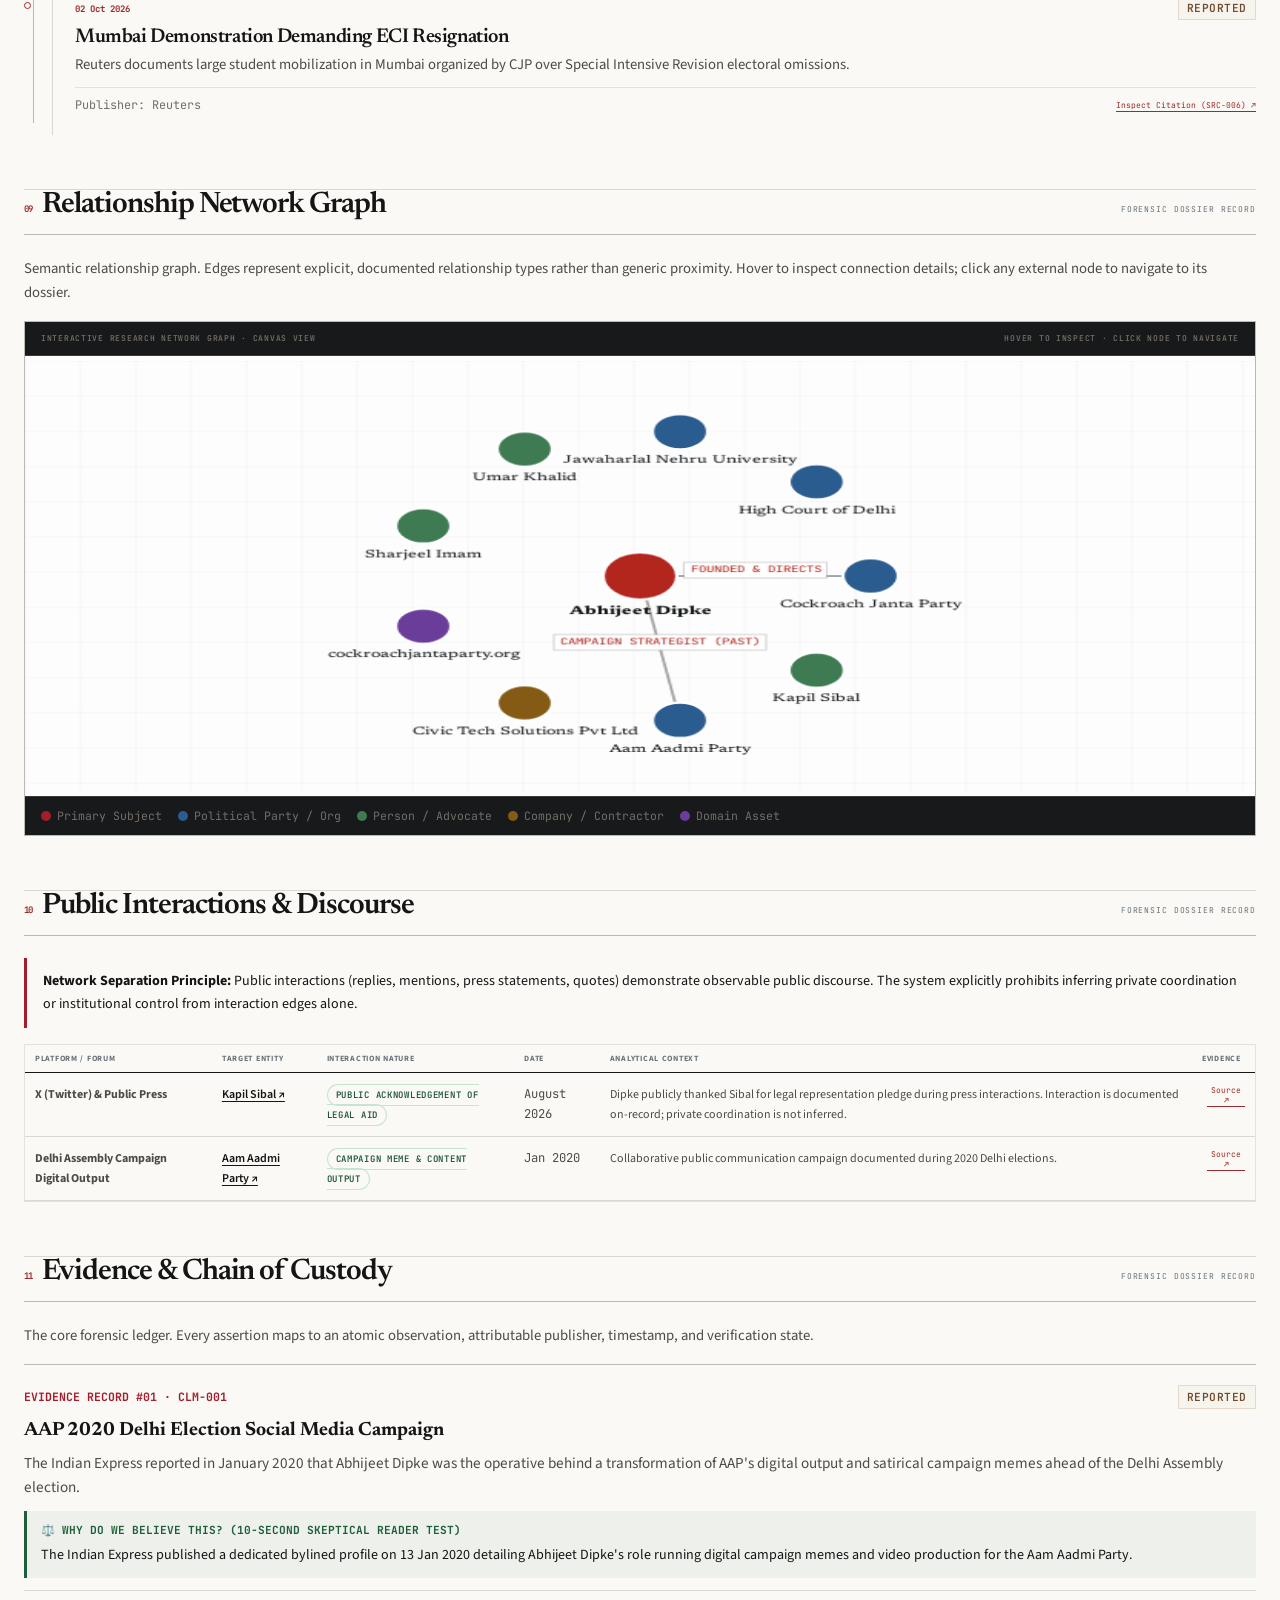
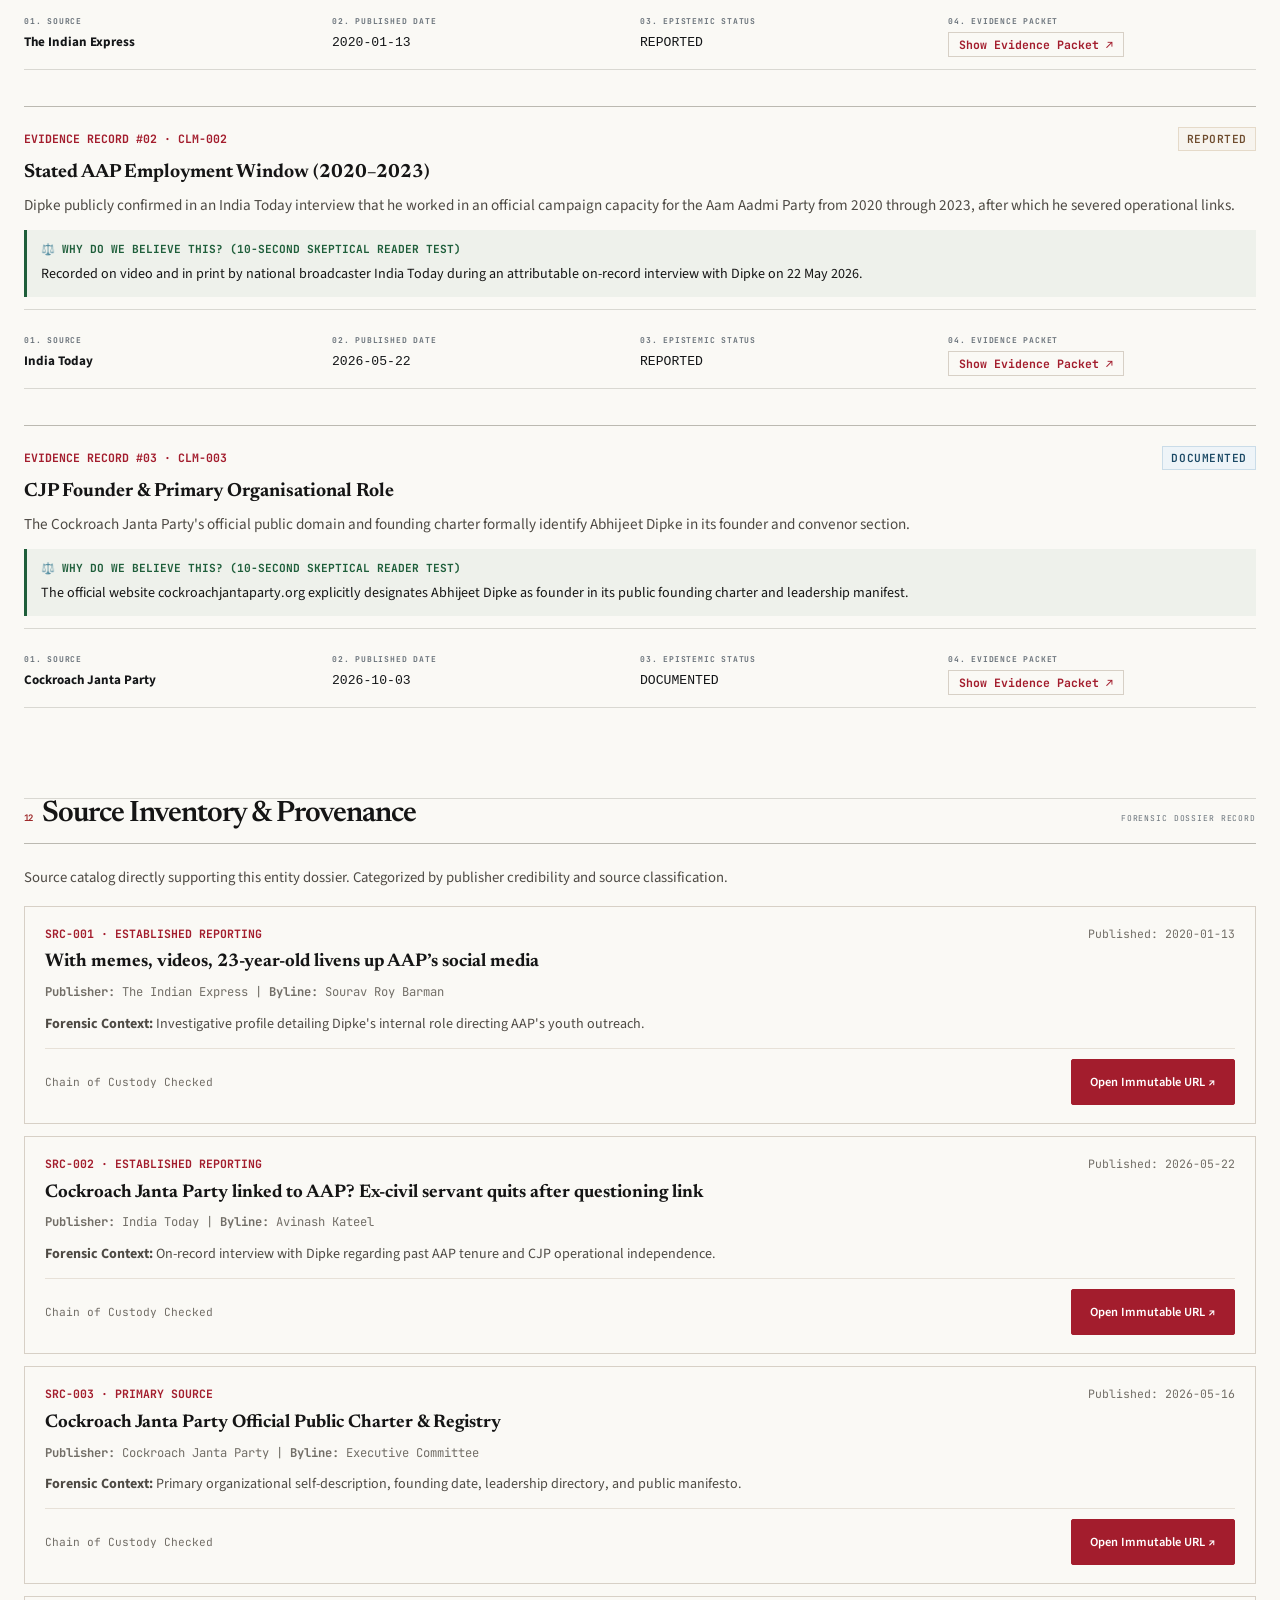
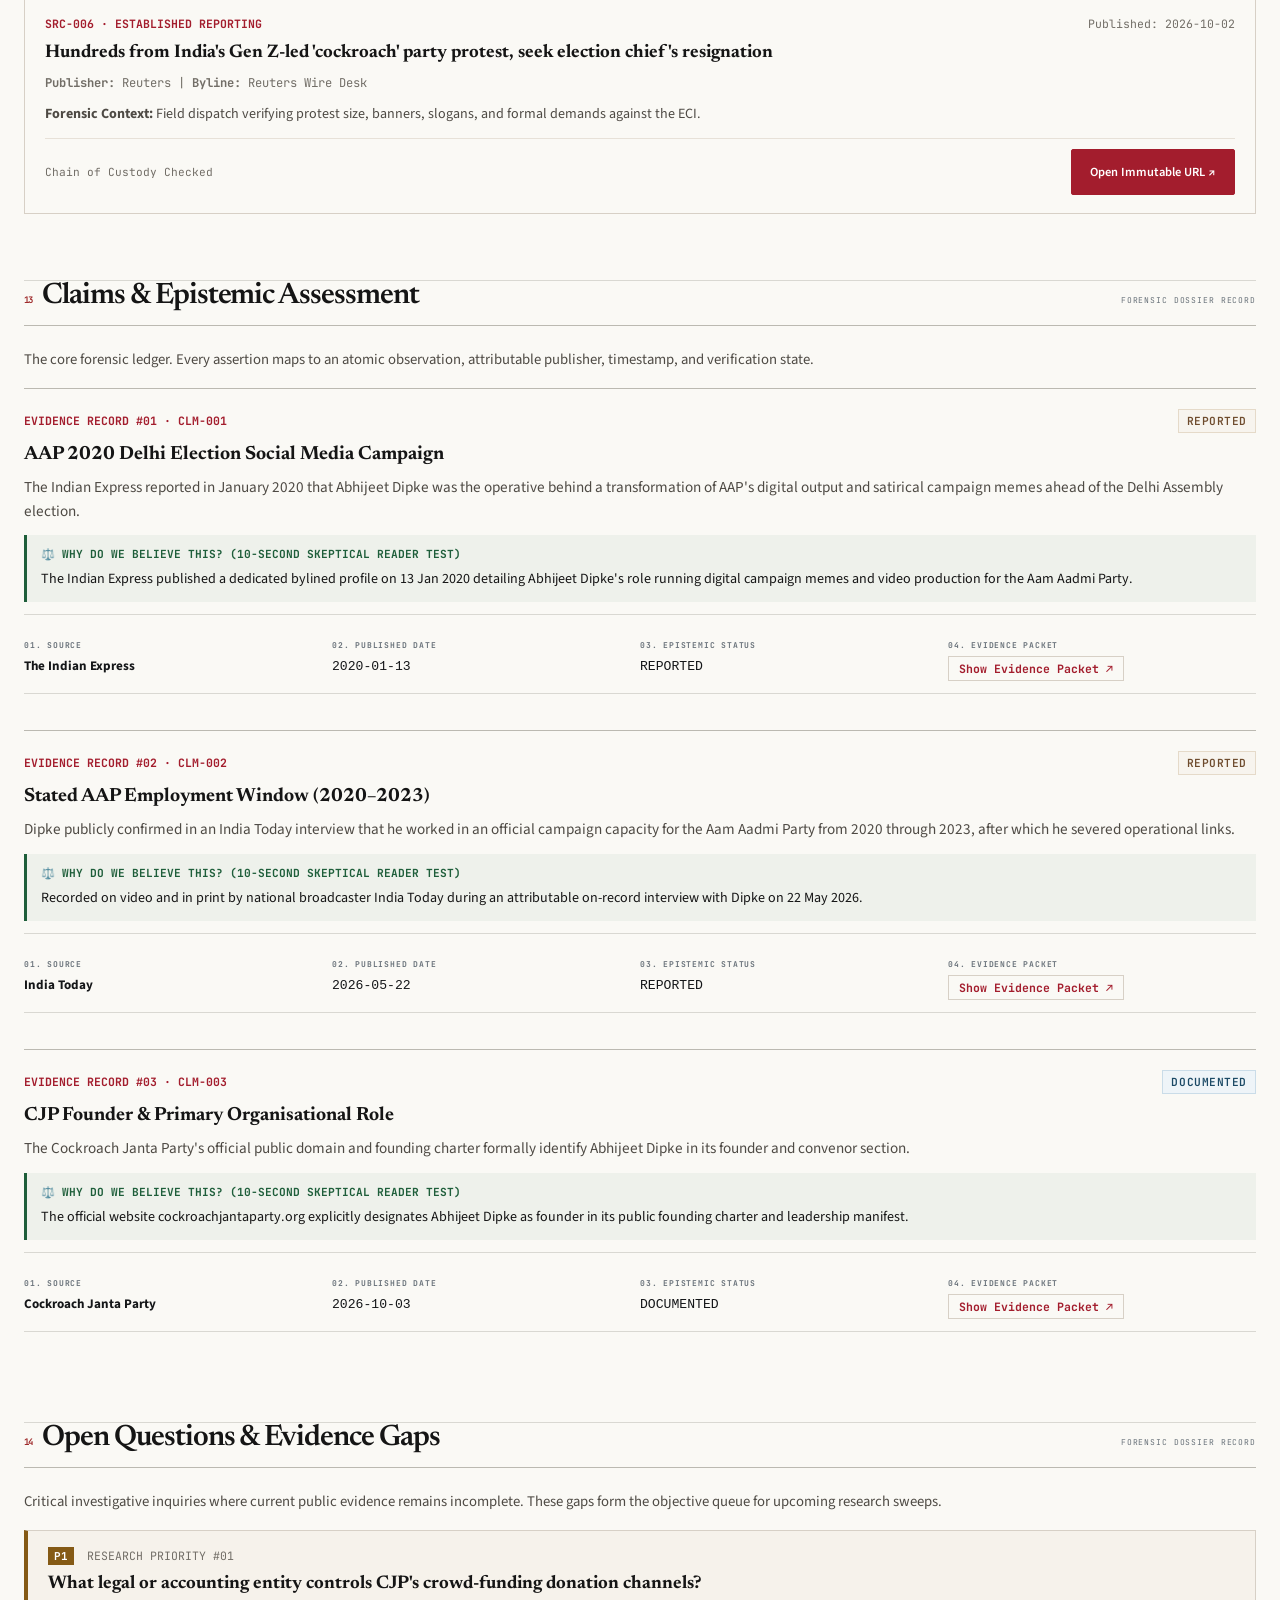
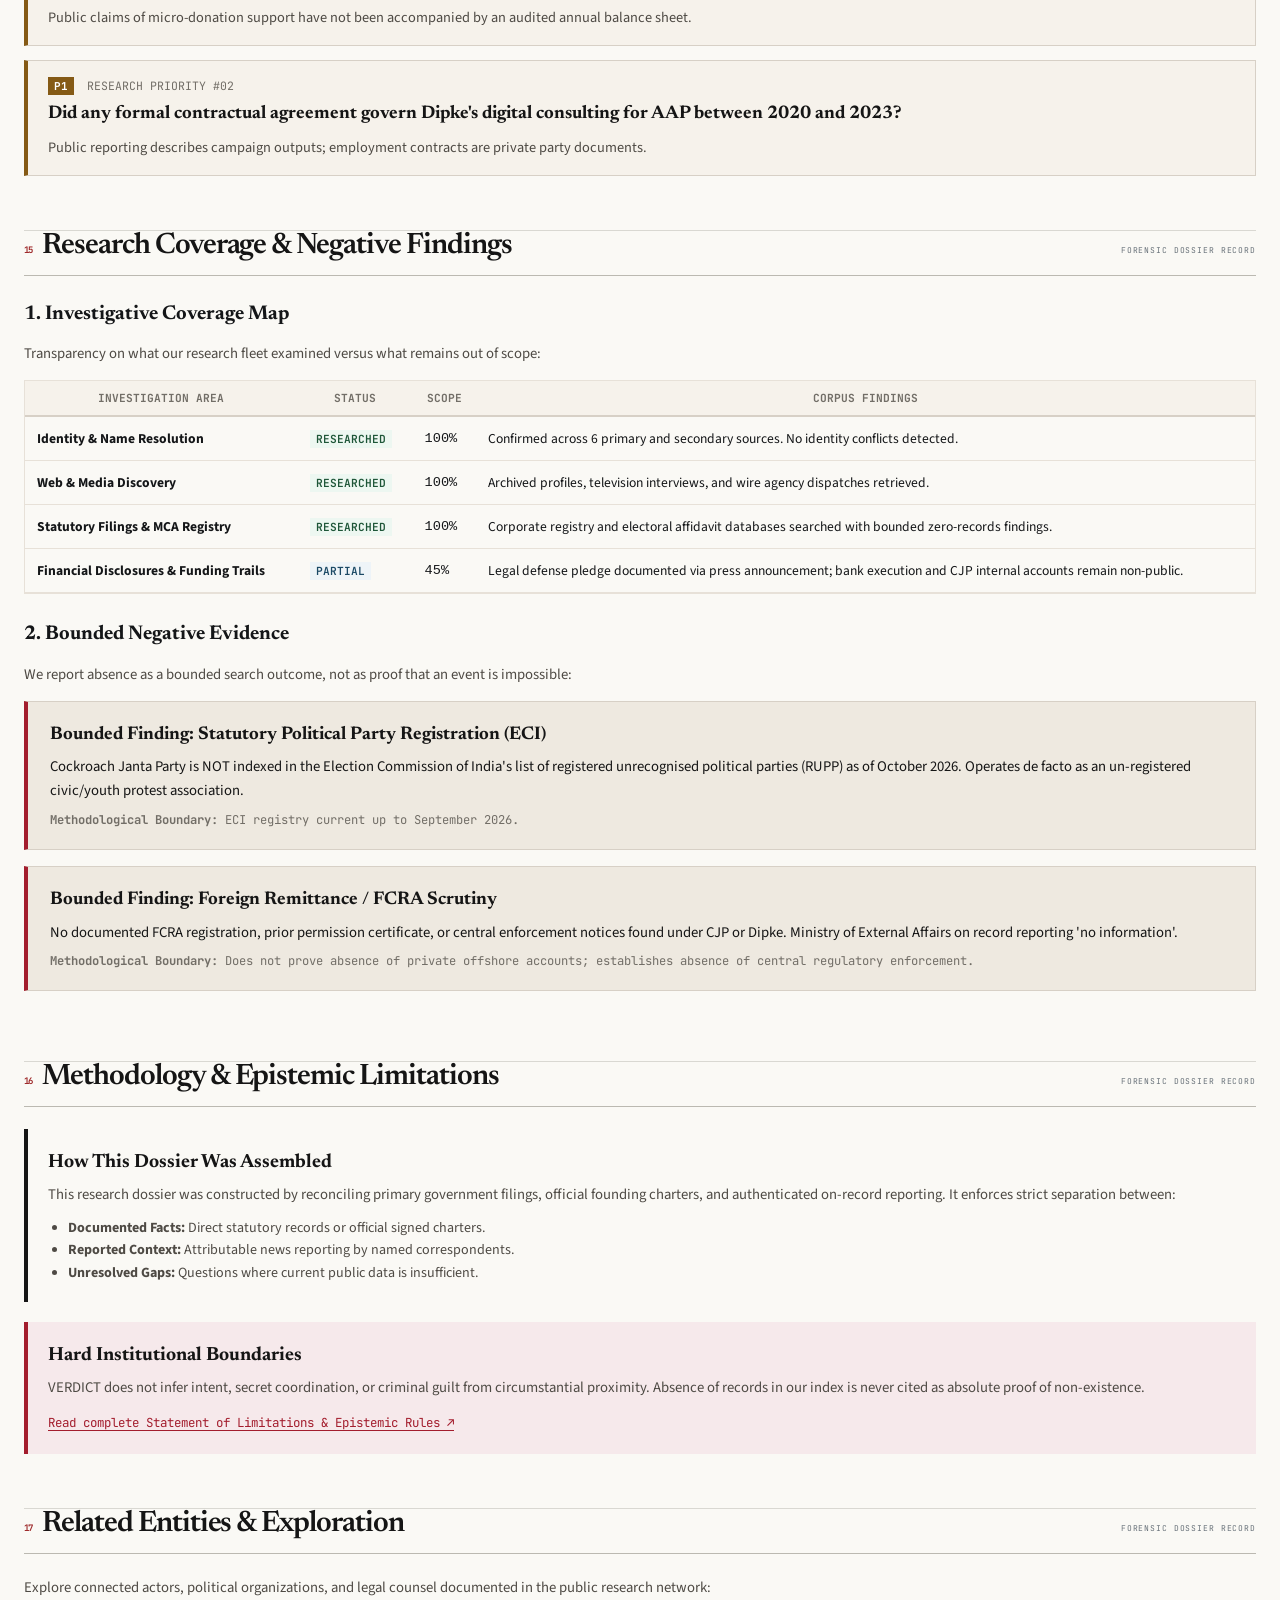
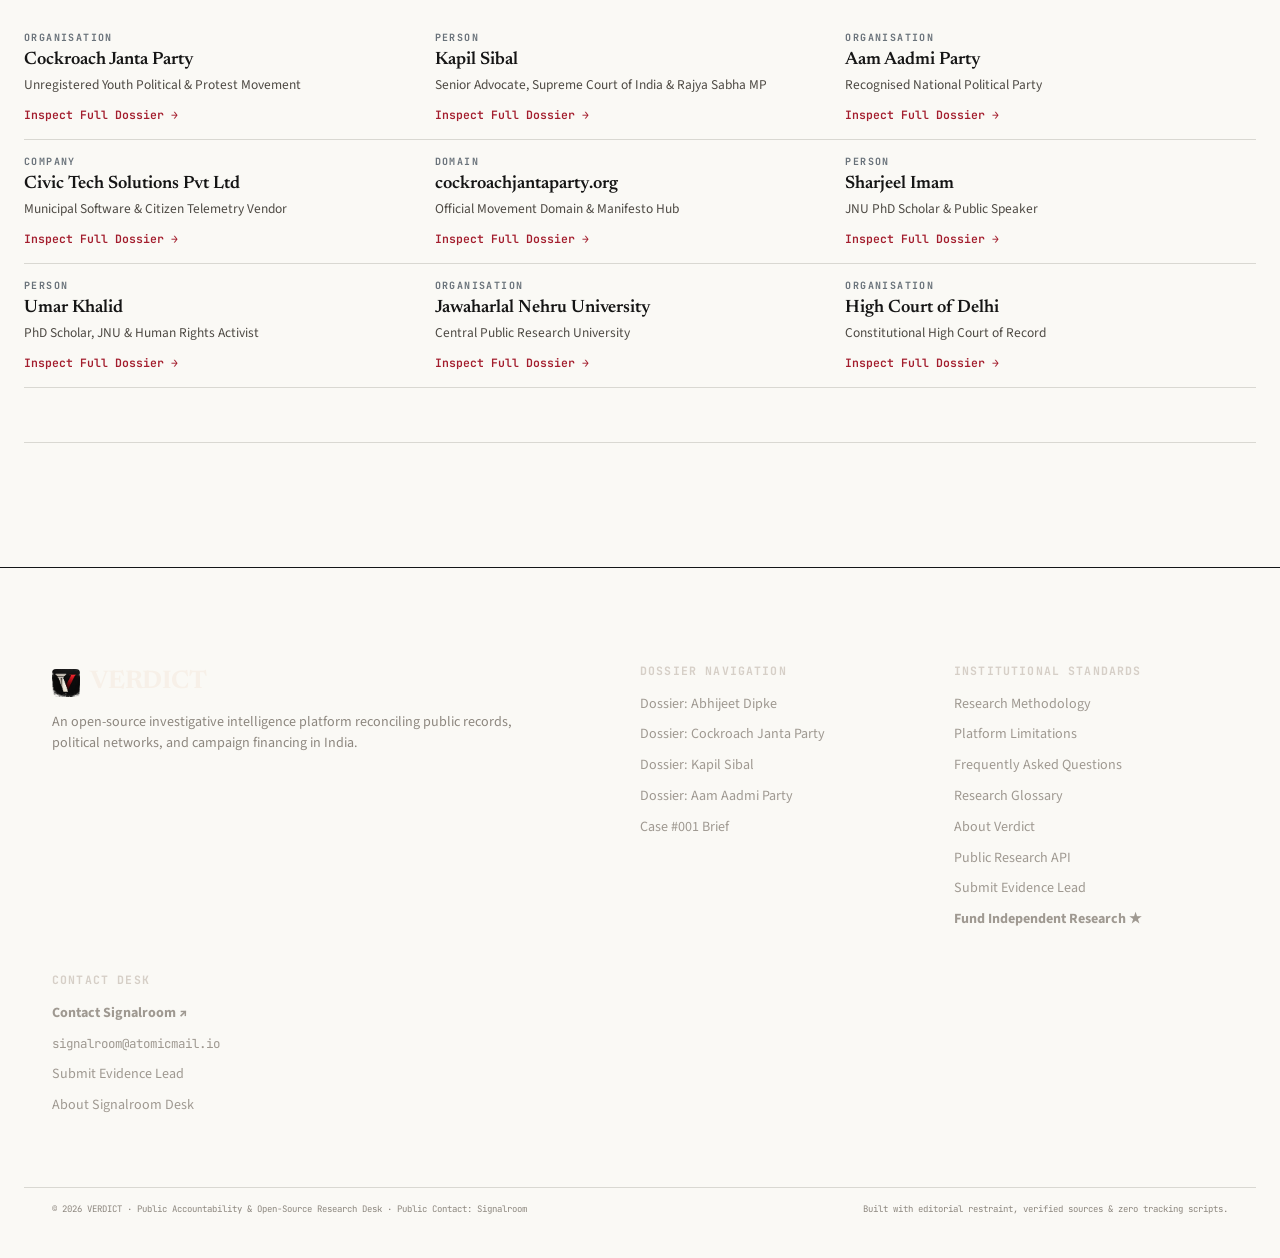
<file: dossier.html>
<!doctype html>
<html lang="en">
<head>
  <meta charset="utf-8">
  <meta name="viewport" content="width=device-width, initial-scale=1">
  <meta name="robots" content="index, follow">
  <meta name="description" content="VERDICT Entity Dossier: Comprehensive, source-backed investigative record reconciling public filings, organizational networks, digital presence, and timeline events.">
  <meta name="author" content="VERDICT Research Desk">
  <meta property="og:title" content="VERDICT · Entity Research Dossier">
  <meta property="og:description" content="Source-backed investigative entity dossier reconciling public records, political networks, and verifiable observations.">
  <meta property="og:type" content="article">

  <link rel="canonical" href="https://www.verdict.is-an.org/dossier.html">
  <meta name="twitter:card" content="summary_large_image">

  <title>VERDICT · Entity Research Dossier</title>

  <link rel="stylesheet" href="./css/style.css">
  <link rel="stylesheet" href="./css/dossier.css">
  <link rel="stylesheet" href="./css/dossier-v2.css">
  <link rel="icon" type="image/png" href="./assets/favicon.png">
  <link rel="apple-touch-icon" href="./assets/favicon.png">
</head>
<body>
  <a class="skip-link" href="#dossier-content-stream">Skip to dossier</a>

  <!-- Top Institutional Utility Bar -->
  <aside class="top-utility" aria-label="Publication status">
    <div class="top-utility-inner">
      <div class="utility-left">
        <a href="./" class="utility-brand-link" id="utility-brand-home" aria-label="VERDICT Home" title="VERDICT — Return to main page">
          <img src="./assets/verdict-logo.png" alt="" class="brand-logo-img" aria-hidden="true">
          <span class="brand-wordmark">VERDICT</span>
        </a>
        <span class="utility-sep utility-brand-sep">|</span>
        <a href="./" class="live-pill" style="color: var(--ink);">
          ← Return to Brief
        </a>
        <span class="utility-sep">|</span>
        <span class="utility-meta-item">INVESTIGATIVE DOSSIER DESK</span>
      </div>
      <div class="utility-right" style="display: flex; align-items: center; gap: 12px;">
        <label for="entity-switcher-select" style="font-family: var(--font-mono); font-size: 0.72rem; color: var(--ink-muted);">SWITCH ENTITY:</label>
        <select id="entity-switcher-select" style="font-family: var(--font-mono); font-size: 0.76rem; padding: 3px 8px; border: 1px solid var(--border); border-radius: var(--radius-xs); background: var(--surface); color: var(--ink);">
          <!-- Injected dynamically by dossier.js -->
        </select>
        <span class="utility-sep">|</span>
        <a href="./methodology.html">Methodology</a>
        <a href="./limitations.html">Limitations</a>
        <a href="./api.html">API</a>
        <a href="./#contact">Contact</a>
        <a href="./contribute.html">Submit Lead</a>
        <a href="./fund.html" style="color: var(--accent); font-weight: 700;">Fund Research ★</a>
      </div>
    </div>
  </aside>

  <!-- Editorial Masthead (Compact) -->
  <header class="masthead" style="padding: 24px 24px 18px;">
    <div class="masthead-inner">
      <div class="masthead-topline">
        <span>PUBLIC ACCOUNTABILITY INTELLIGENCE ARCHIVE</span>
        <span>JURISDICTION: INDIA</span>
        <span>RESTRICTED TO ATTRIBUTABLE PUBLIC SOURCES</span>
      </div>
      <h1 class="masthead-brand" style="font-size: 2.8rem; margin: 4px 0;">
        <a href="./" style="display: inline-flex; align-items: center;">
          <img src="./assets/verdict-logo.png" alt="VERDICT emblem" class="masthead-emblem" style="width: 44px; height: 44px; margin-bottom: 0;">VERDICT
        </a>
      </h1>
      <p class="masthead-descriptor" style="margin-bottom: 0;">
        Open-Source Investigative Intelligence &amp; Epistemic Public Records Platform
      </p>
    </div>
  </header>

  <!-- Main Dossier Page Container -->
  <main id="dossier-content-stream" class="main-wrapper dossier-shell" style="padding-top: 16px;">
    <!-- Top Hero Header (Populated dynamically) -->
    <section id="dossier-hero" class="dossier-hero" aria-label="Entity Overview">
      <!-- Injected dynamically by dossier.js -->
    </section>

    <!-- Two-Column Broadsheet Dossier Layout -->
    <div class="dossier-page-layout">
      <!-- Sticky Navigation Side Rail -->
      <aside class="dossier-nav-rail" aria-label="Dossier section navigation">
        <div class="dossier-nav-title">
          <span>Dossier Sections</span>
          <span>TOC</span>
        </div>
        <ul id="dossier-nav-list" class="dossier-nav-list">
          <!-- Injected dynamically by dossier.js -->
        </ul>
      </aside>

      <!-- Main Dossier Content Stream -->
      <div id="dossier-content-stream" class="dossier-content-stream">
        <!-- Injected dynamically by dossier.js -->
      </div>
    </div>
  </main>

  <!-- Source Inspection Modal Drawer -->
  <div id="source-modal" class="modal-backdrop" role="dialog" aria-modal="true" aria-labelledby="modal-title">
    <div class="modal-dialog">
      <button type="button" id="modal-close-btn" class="modal-close-btn" aria-label="Close dialog">&times;</button>
      <div id="modal-content-body">
        <!-- Injected dynamically by dossier.js -->
      </div>
    </div>
  </div>

  <!-- Publication Footer -->
  <footer class="site-footer">
    <div class="footer-inner">
      <div class="footer-top">
        <div class="footer-brand">
          <div style="display: flex; align-items: center; gap: 10px; margin-bottom: 8px;">
            <img src="./assets/verdict-logo.png" alt="" style="width: 28px; height: 28px; border-radius: 4px; object-fit: cover;">
            <h4 style="margin: 0;">VERDICT</h4>
          </div>
          <p>
            An open-source investigative intelligence platform reconciling public records, political networks, and campaign financing in India.
          </p>
        </div>

        <div class="footer-col">
          <h5>Dossier Navigation</h5>
          <ul>
            <li><a href="./dossier.html?id=person_abhijeet-dipke">Dossier: Abhijeet Dipke</a></li>
            <li><a href="./dossier.html?id=org_cockroach-janta-party">Dossier: Cockroach Janta Party</a></li>
            <li><a href="./dossier.html?id=person_kapil-sibal">Dossier: Kapil Sibal</a></li>
            <li><a href="./dossier.html?id=org_aam-aadmi-party">Dossier: Aam Aadmi Party</a></li>
            <li><a href="./#featured-dossier">Case #001 Brief</a></li>
          </ul>
        </div>

        <div class="footer-col">
          <h5>Institutional Standards</h5>
          <ul>
            <li><a href="./methodology.html">Research Methodology</a></li>
            <li><a href="./limitations.html">Platform Limitations</a></li>
            <li><a href="./faq.html">Frequently Asked Questions</a></li>
            <li><a href="./glossary.html">Research Glossary</a></li>
            <li><a href="./about.html">About Verdict</a></li>
            <li><a href="./api.html">Public Research API</a></li>
            <li><a href="./contribute.html">Submit Evidence Lead</a></li>
            <li><a href="./fund.html" style="color: var(--accent); font-weight: 700;">Fund Independent Research ★</a></li>
          </ul>
        </div>

        <div class="footer-col">
          <h5>Contact Desk</h5>
          <ul>
            <li><a href="./#contact" style="color: var(--accent); font-weight: 700;">Contact Signalroom ↗</a></li>
            <li><a href="mailto:signalroom@atomicmail.io" style="font-family: var(--font-mono); font-size: 0.78rem; word-break: break-all;">signalroom@atomicmail.io</a></li>
            <li><a href="./contribute.html">Submit Evidence Lead</a></li>
            <li><a href="./about.html">About Signalroom Desk</a></li>
          </ul>
        </div>
      </div>

      <div class="footer-bottom">
        <span>&copy; 2026 VERDICT · Public Accountability &amp; Open-Source Research Desk · Public Contact: Signalroom</span>
        <span>Built with editorial restraint, verified sources &amp; zero tracking scripts.</span>
      </div>
    </div>
  </footer>

  <!-- Gliding Smooth Scroll (Lenis Engine) -->
  <script src="./js/vendor/lenis.min.js"></script>
  <script src="./js/smooth-scroll.js"></script>

  <!-- Dossier Application Logic (ES Module) -->
  <script type="module" src="./js/dossier.js"></script>

</body>
</html>
</file>
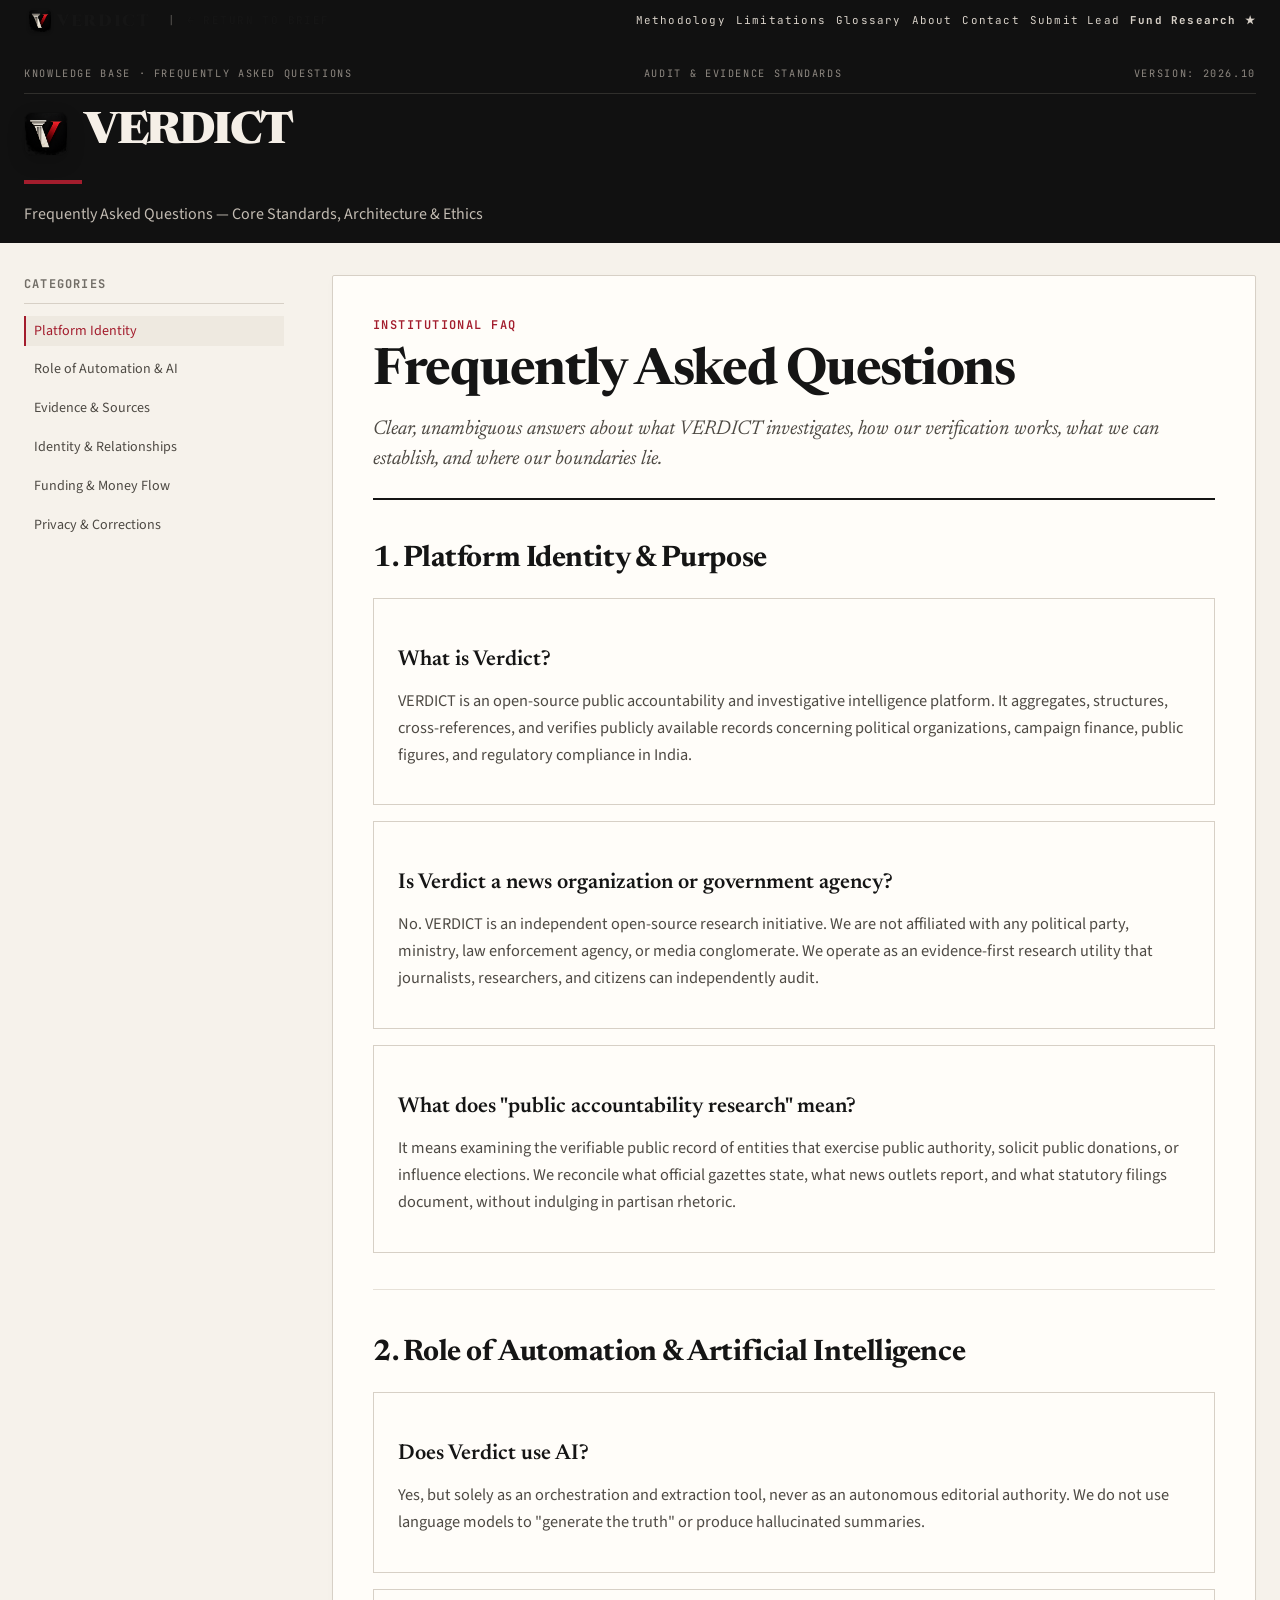
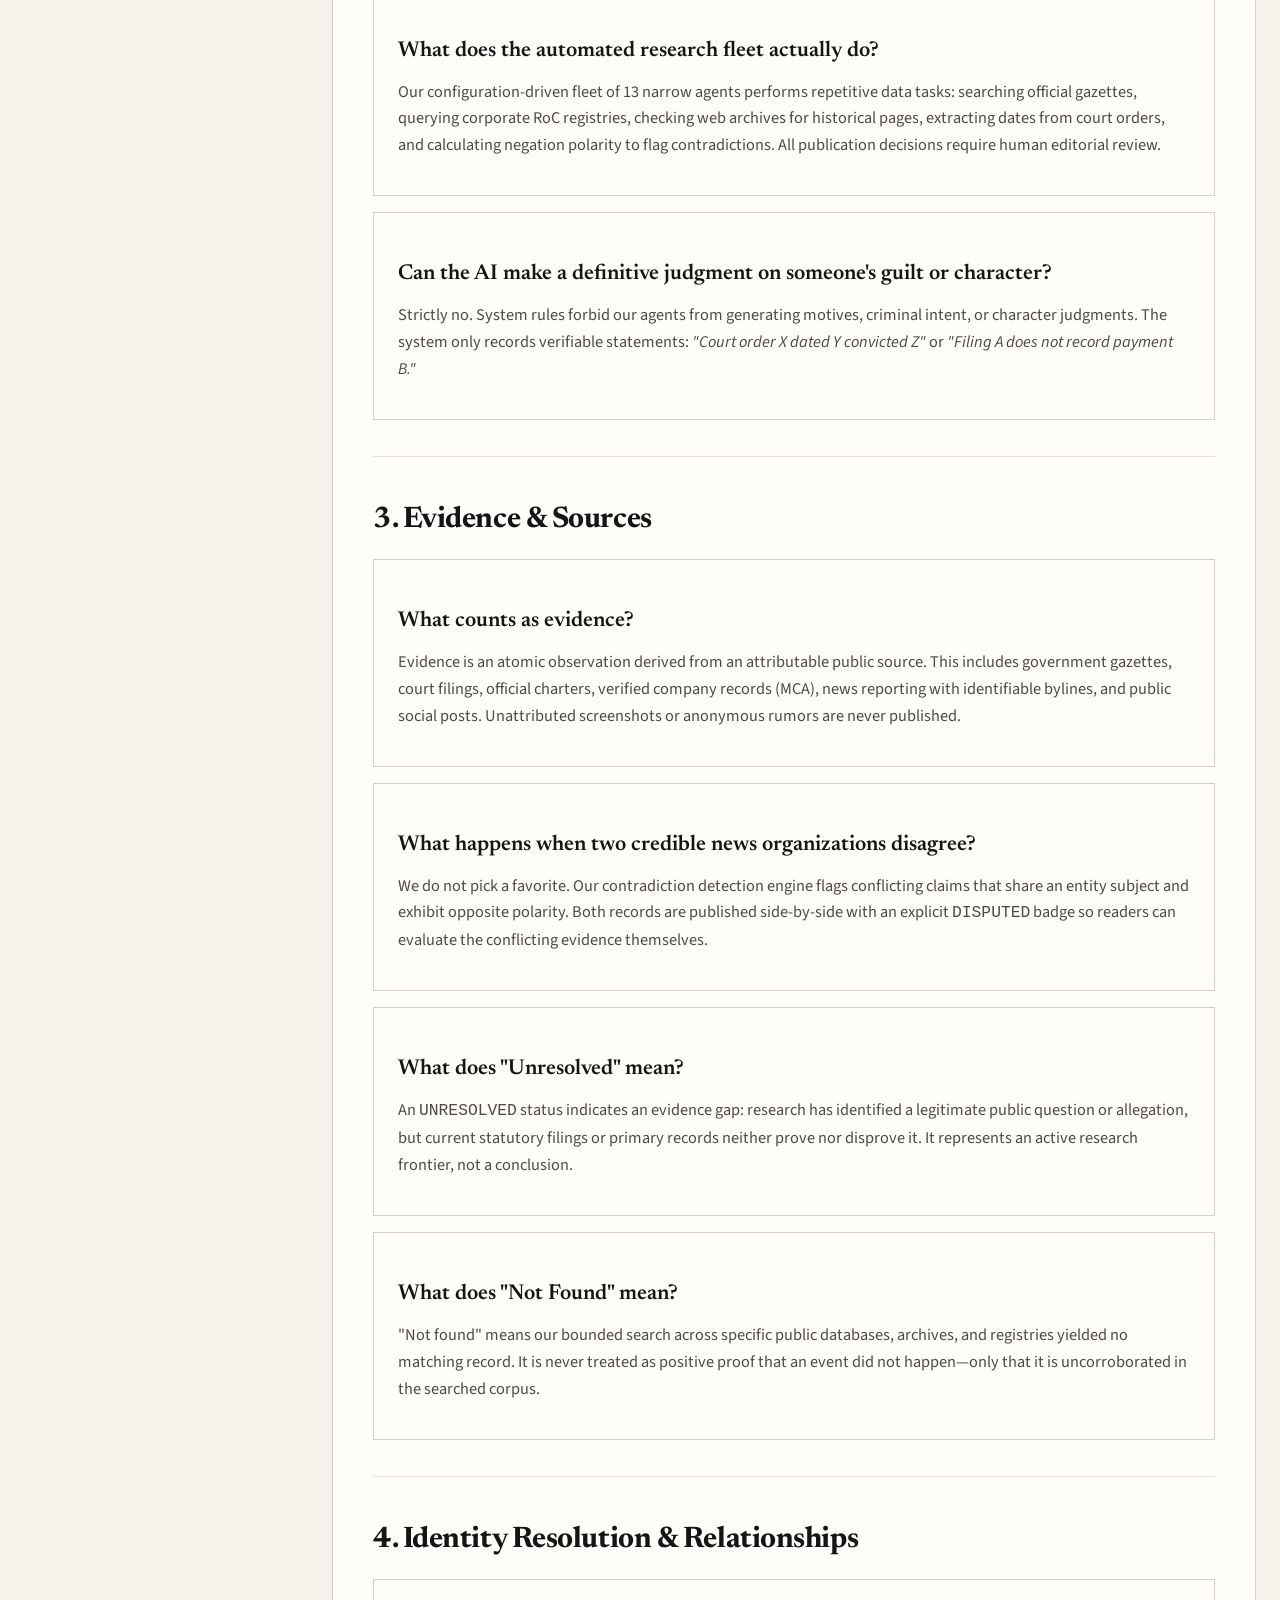
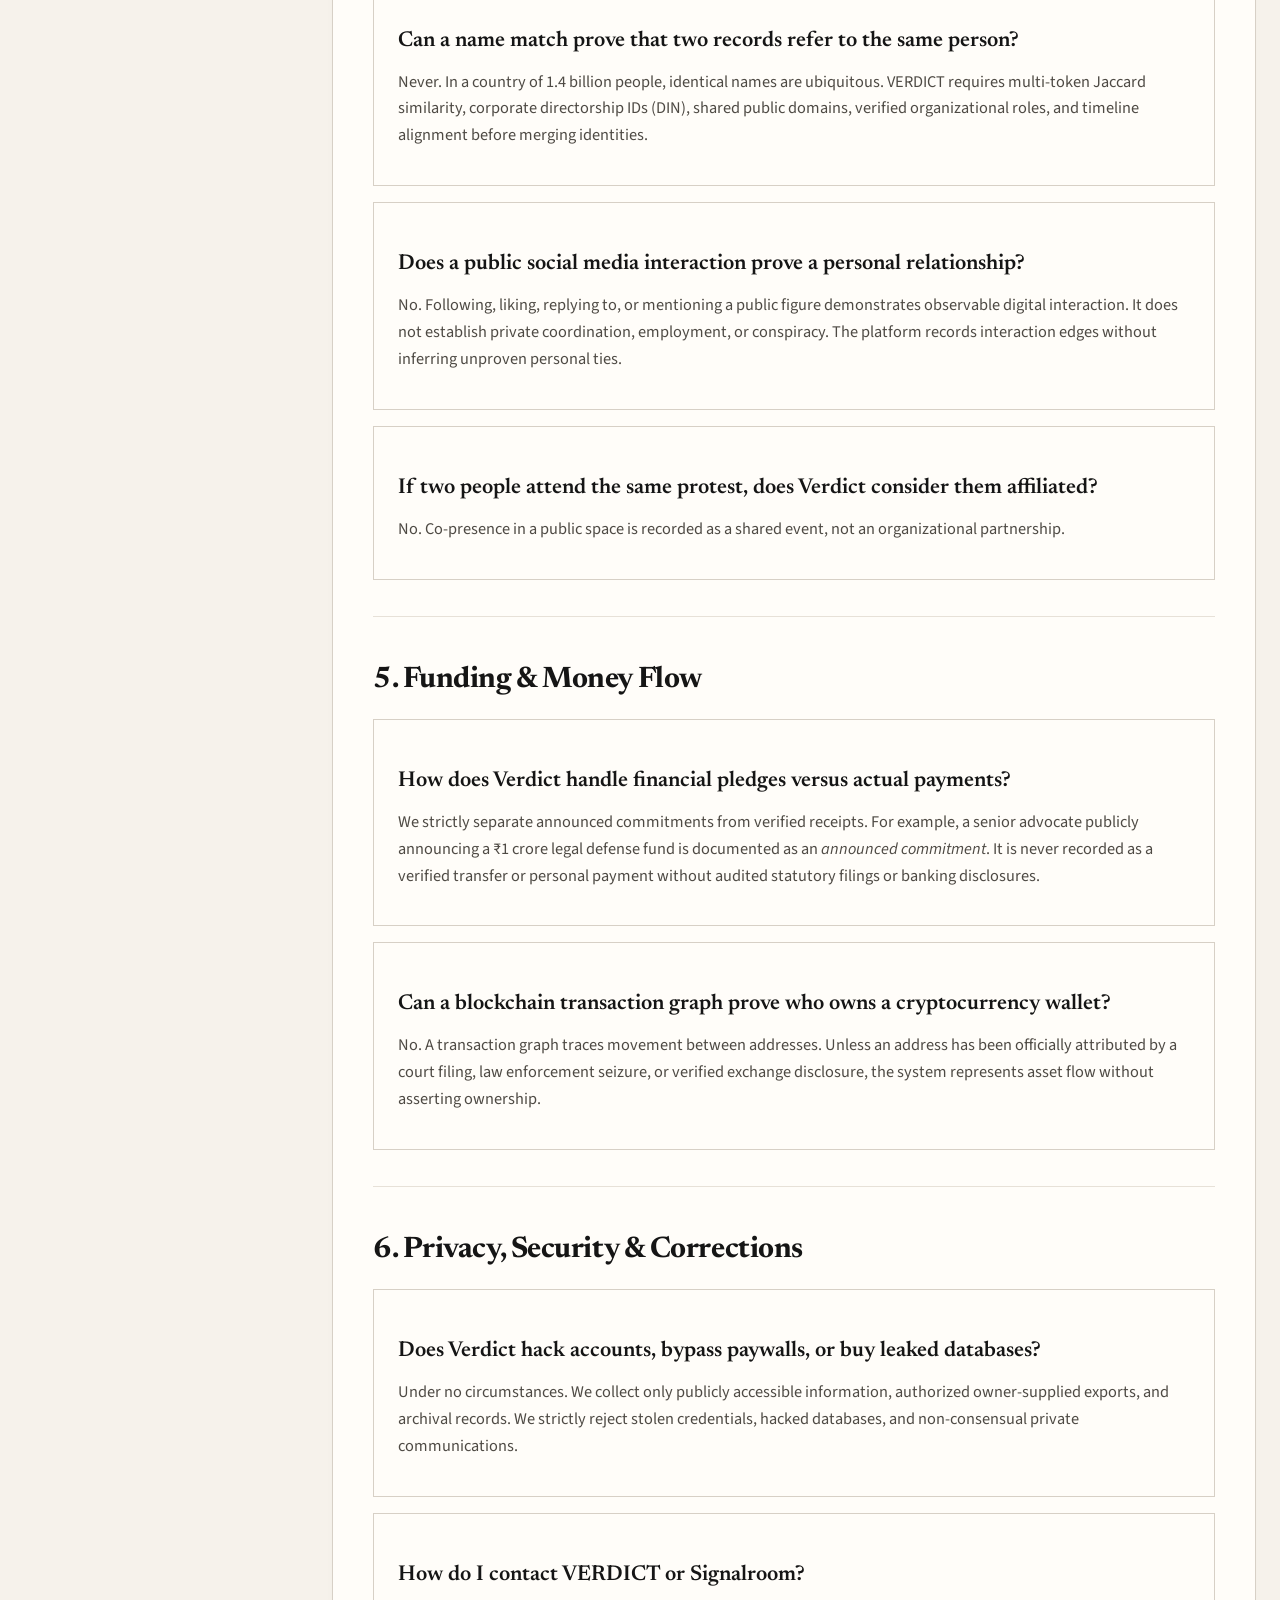
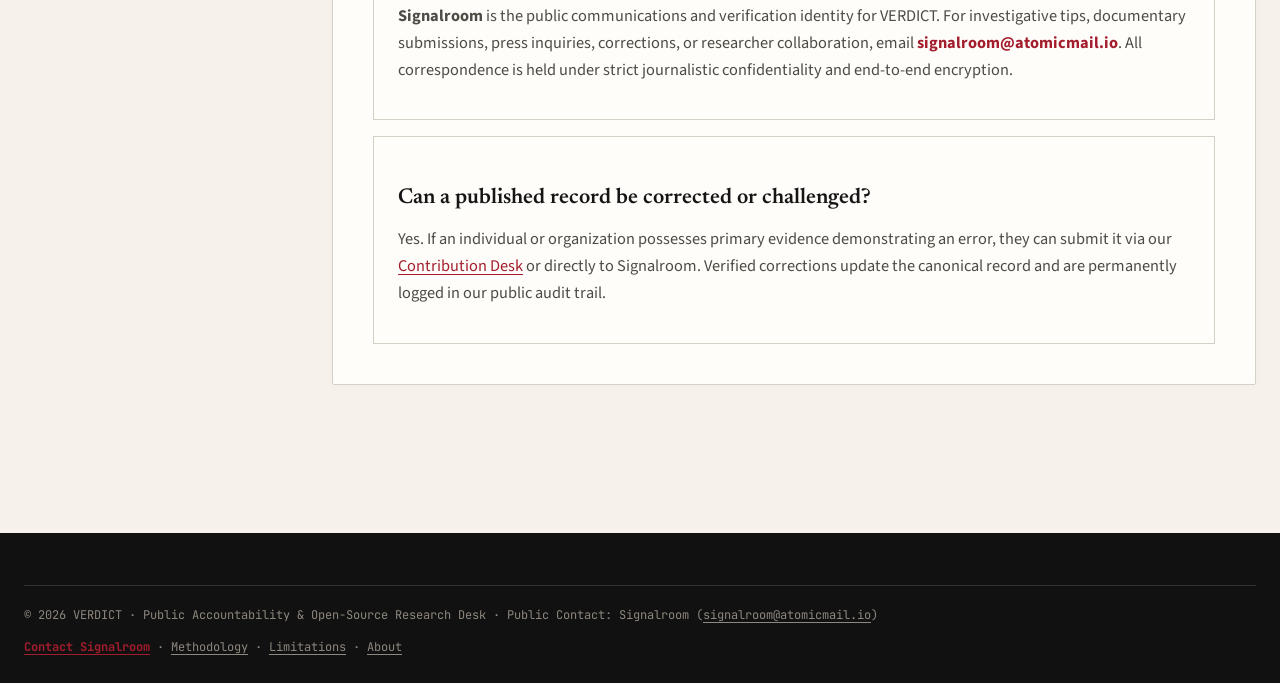
<file: faq.html>
<!doctype html>
<html lang="en">
<head>
  <meta charset="utf-8">
  <meta name="viewport" content="width=device-width, initial-scale=1">
  <meta name="robots" content="index, follow">
  <title>Frequently Asked Questions · VERDICT</title>
  <meta name="description" content="Answers to common questions about VERDICT: our use of automation, privacy rules, evidence standards, source evaluation, and limitations.">
  <link rel="stylesheet" href="./css/style.css">
  <link rel="icon" type="image/png" href="./assets/favicon.png">
  <link rel="apple-touch-icon" href="./assets/favicon.png">
</head>
<body>

  <!-- Top Utility Bar -->
  <aside class="top-utility" aria-label="Publication status">
    <div class="top-utility-inner">
      <div class="utility-left">
        <a href="./" class="utility-brand-link" id="utility-brand-home" aria-label="VERDICT Home" title="VERDICT — Return to main page">
          <img src="./assets/verdict-logo.png" alt="" class="brand-logo-img" aria-hidden="true">
          <span class="brand-wordmark">VERDICT</span>
        </a>
        <span class="utility-sep utility-brand-sep">|</span>
        <a href="./" class="live-pill" style="color: var(--ink);">
          ← Return to Brief
        </a>
      </div>
      <div class="utility-right">
        <a href="./methodology.html">Methodology</a>
        <a href="./limitations.html">Limitations</a>
        <a href="./glossary.html">Glossary</a>
        <a href="./about.html">About</a>
        <a href="./#contact">Contact</a>
        <a href="./contribute.html">Submit Lead</a>
        <a href="./fund.html" style="color: var(--accent); font-weight: 700;">Fund Research ★</a>
      </div>
    </div>
  </aside>

  <!-- Editorial Masthead (Compact) -->
  <header class="masthead" style="padding: 24px 24px 16px;">
    <div class="masthead-inner">
      <div class="masthead-topline">
        <span>KNOWLEDGE BASE · FREQUENTLY ASKED QUESTIONS</span>
        <span>AUDIT &amp; EVIDENCE STANDARDS</span>
        <span>VERSION: 2026.10</span>
      </div>
      <h1 class="masthead-brand" style="font-size: 2.8rem; margin: 6px 0;">
        <a href="./" style="display: inline-flex; align-items: center;">
          <img src="./assets/verdict-logo.png" alt="VERDICT emblem" class="masthead-emblem" style="width: 44px; height: 44px; margin-bottom: 0;">VERDICT
        </a>
      </h1>
      <p class="masthead-descriptor" style="margin-bottom: 0;">
        Frequently Asked Questions — Core Standards, Architecture &amp; Ethics
      </p>
    </div>
  </header>

  <main class="main-wrapper">
    <div class="doc-layout">

      <nav class="doc-sidebar" aria-label="FAQ Categories">
        <div class="doc-nav-title">Categories</div>
        <ul class="doc-toc-links">
          <li><a href="#about-verdict" class="active">Platform Identity</a></li>
          <li><a href="#automation-ai">Role of Automation &amp; AI</a></li>
          <li><a href="#evidence-sources">Evidence &amp; Sources</a></li>
          <li><a href="#identity-relationships">Identity &amp; Relationships</a></li>
          <li><a href="#money-funding">Funding &amp; Money Flow</a></li>
          <li><a href="#privacy-safety">Privacy &amp; Corrections</a></li>
        </ul>
      </nav>

      <article class="doc-content">
        <header class="doc-header">
          <span class="kicker">Institutional FAQ</span>
          <h1>Frequently Asked Questions</h1>
          <p class="doc-dek">
            Clear, unambiguous answers about what VERDICT investigates, how our verification works, what we can establish, and where our boundaries lie.
          </p>
        </header>

        <!-- Category: Platform Identity -->
        <section id="about-verdict" class="doc-section">
          <h2>1. Platform Identity &amp; Purpose</h2>
          <div class="faq-block">
            <div class="faq-card">
              <h3 class="faq-q">What is Verdict?</h3>
              <p class="faq-a">
                VERDICT is an open-source public accountability and investigative intelligence platform. It aggregates, structures, cross-references, and verifies publicly available records concerning political organizations, campaign finance, public figures, and regulatory compliance in India.
              </p>
            </div>
            <div class="faq-card">
              <h3 class="faq-q">Is Verdict a news organization or government agency?</h3>
              <p class="faq-a">
                No. VERDICT is an independent open-source research initiative. We are not affiliated with any political party, ministry, law enforcement agency, or media conglomerate. We operate as an evidence-first research utility that journalists, researchers, and citizens can independently audit.
              </p>
            </div>
            <div class="faq-card">
              <h3 class="faq-q">What does "public accountability research" mean?</h3>
              <p class="faq-a">
                It means examining the verifiable public record of entities that exercise public authority, solicit public donations, or influence elections. We reconcile what official gazettes state, what news outlets report, and what statutory filings document, without indulging in partisan rhetoric.
              </p>
            </div>
          </div>
        </section>

        <!-- Category: Role of Automation & AI -->
        <section id="automation-ai" class="doc-section">
          <h2>2. Role of Automation &amp; Artificial Intelligence</h2>
          <div class="faq-block">
            <div class="faq-card">
              <h3 class="faq-q">Does Verdict use AI?</h3>
              <p class="faq-a">
                Yes, but solely as an orchestration and extraction tool, never as an autonomous editorial authority. We do not use language models to "generate the truth" or produce hallucinated summaries.
              </p>
            </div>
            <div class="faq-card">
              <h3 class="faq-q">What does the automated research fleet actually do?</h3>
              <p class="faq-a">
                Our configuration-driven fleet of 13 narrow agents performs repetitive data tasks: searching official gazettes, querying corporate RoC registries, checking web archives for historical pages, extracting dates from court orders, and calculating negation polarity to flag contradictions. All publication decisions require human editorial review.
              </p>
            </div>
            <div class="faq-card">
              <h3 class="faq-q">Can the AI make a definitive judgment on someone's guilt or character?</h3>
              <p class="faq-a">
                Strictly no. System rules forbid our agents from generating motives, criminal intent, or character judgments. The system only records verifiable statements: <em>"Court order X dated Y convicted Z"</em> or <em>"Filing A does not record payment B."</em>
              </p>
            </div>
          </div>
        </section>

        <!-- Category: Evidence & Sources -->
        <section id="evidence-sources" class="doc-section">
          <h2>3. Evidence &amp; Sources</h2>
          <div class="faq-block">
            <div class="faq-card">
              <h3 class="faq-q">What counts as evidence?</h3>
              <p class="faq-a">
                Evidence is an atomic observation derived from an attributable public source. This includes government gazettes, court filings, official charters, verified company records (MCA), news reporting with identifiable bylines, and public social posts. Unattributed screenshots or anonymous rumors are never published.
              </p>
            </div>
            <div class="faq-card">
              <h3 class="faq-q">What happens when two credible news organizations disagree?</h3>
              <p class="faq-a">
                We do not pick a favorite. Our contradiction detection engine flags conflicting claims that share an entity subject and exhibit opposite polarity. Both records are published side-by-side with an explicit <code>DISPUTED</code> badge so readers can evaluate the conflicting evidence themselves.
              </p>
            </div>
            <div class="faq-card">
              <h3 class="faq-q">What does "Unresolved" mean?</h3>
              <p class="faq-a">
                An <code>UNRESOLVED</code> status indicates an evidence gap: research has identified a legitimate public question or allegation, but current statutory filings or primary records neither prove nor disprove it. It represents an active research frontier, not a conclusion.
              </p>
            </div>
            <div class="faq-card">
              <h3 class="faq-q">What does "Not Found" mean?</h3>
              <p class="faq-a">
                "Not found" means our bounded search across specific public databases, archives, and registries yielded no matching record. It is never treated as positive proof that an event did not happen—only that it is uncorroborated in the searched corpus.
              </p>
            </div>
          </div>
        </section>

        <!-- Category: Identity & Relationships -->
        <section id="identity-relationships" class="doc-section">
          <h2>4. Identity Resolution &amp; Relationships</h2>
          <div class="faq-block">
            <div class="faq-card">
              <h3 class="faq-q">Can a name match prove that two records refer to the same person?</h3>
              <p class="faq-a">
                Never. In a country of 1.4 billion people, identical names are ubiquitous. VERDICT requires multi-token Jaccard similarity, corporate directorship IDs (DIN), shared public domains, verified organizational roles, and timeline alignment before merging identities.
              </p>
            </div>
            <div class="faq-card">
              <h3 class="faq-q">Does a public social media interaction prove a personal relationship?</h3>
              <p class="faq-a">
                No. Following, liking, replying to, or mentioning a public figure demonstrates observable digital interaction. It does not establish private coordination, employment, or conspiracy. The platform records interaction edges without inferring unproven personal ties.
              </p>
            </div>
            <div class="faq-card">
              <h3 class="faq-q">If two people attend the same protest, does Verdict consider them affiliated?</h3>
              <p class="faq-a">
                No. Co-presence in a public space is recorded as a shared event, not an organizational partnership.
              </p>
            </div>
          </div>
        </section>

        <!-- Category: Funding & Money Flow -->
        <section id="money-funding" class="doc-section">
          <h2>5. Funding &amp; Money Flow</h2>
          <div class="faq-block">
            <div class="faq-card">
              <h3 class="faq-q">How does Verdict handle financial pledges versus actual payments?</h3>
              <p class="faq-a">
                We strictly separate announced commitments from verified receipts. For example, a senior advocate publicly announcing a ₹1 crore legal defense fund is documented as an <em>announced commitment</em>. It is never recorded as a verified transfer or personal payment without audited statutory filings or banking disclosures.
              </p>
            </div>
            <div class="faq-card">
              <h3 class="faq-q">Can a blockchain transaction graph prove who owns a cryptocurrency wallet?</h3>
              <p class="faq-a">
                No. A transaction graph traces movement between addresses. Unless an address has been officially attributed by a court filing, law enforcement seizure, or verified exchange disclosure, the system represents asset flow without asserting ownership.
              </p>
            </div>
          </div>
        </section>

        <!-- Category: Privacy & Safety -->
        <section id="privacy-safety" class="doc-section">
          <h2>6. Privacy, Security &amp; Corrections</h2>
          <div class="faq-block">
            <div class="faq-card">
              <h3 class="faq-q">Does Verdict hack accounts, bypass paywalls, or buy leaked databases?</h3>
              <p class="faq-a">
                Under no circumstances. We collect only publicly accessible information, authorized owner-supplied exports, and archival records. We strictly reject stolen credentials, hacked databases, and non-consensual private communications.
              </p>
            </div>
            <div class="faq-card">
              <h3 class="faq-q">How do I contact VERDICT or Signalroom?</h3>
              <p class="faq-a">
                <strong>Signalroom</strong> is the public communications and verification identity for VERDICT. For investigative tips, documentary submissions, press inquiries, corrections, or researcher collaboration, email <a href="mailto:signalroom@atomicmail.io" style="color:var(--accent); font-weight:700;">signalroom@atomicmail.io</a>. All correspondence is held under strict journalistic confidentiality and end-to-end encryption.
              </p>
            </div>
            <div class="faq-card">
              <h3 class="faq-q">Can a published record be corrected or challenged?</h3>
              <p class="faq-a">
                Yes. If an individual or organization possesses primary evidence demonstrating an error, they can submit it via our <a href="./contribute.html" style="color:var(--accent); text-decoration:underline;">Contribution Desk</a> or directly to Signalroom. Verified corrections update the canonical record and are permanently logged in our public audit trail.
              </p>
            </div>
          </div>
        </section>

      </article>
    </div>
  </main>

  <!-- Publication Footer -->
  <footer class="site-footer">
    <div class="footer-inner">
      <div class="footer-bottom">
        <span>&copy; 2026 VERDICT · Public Accountability &amp; Open-Source Research Desk · Public Contact: Signalroom (<a href="mailto:signalroom@atomicmail.io" style="color: inherit; text-decoration: underline;">signalroom@atomicmail.io</a>)</span>
        <span><a href="./#contact" style="text-decoration: underline; color: var(--accent); font-weight: 700;">Contact Signalroom</a> · <a href="./methodology.html" style="text-decoration: underline;">Methodology</a> · <a href="./limitations.html" style="text-decoration: underline;">Limitations</a> · <a href="./about.html" style="text-decoration: underline;">About</a></span>
      </div>
    </div>
  </footer>

  <!-- Gliding Smooth Scroll (Lenis Engine) -->
  <script src="./js/vendor/lenis.min.js"></script>
  <script src="./js/smooth-scroll.js"></script>
</body>
</html>
</file>
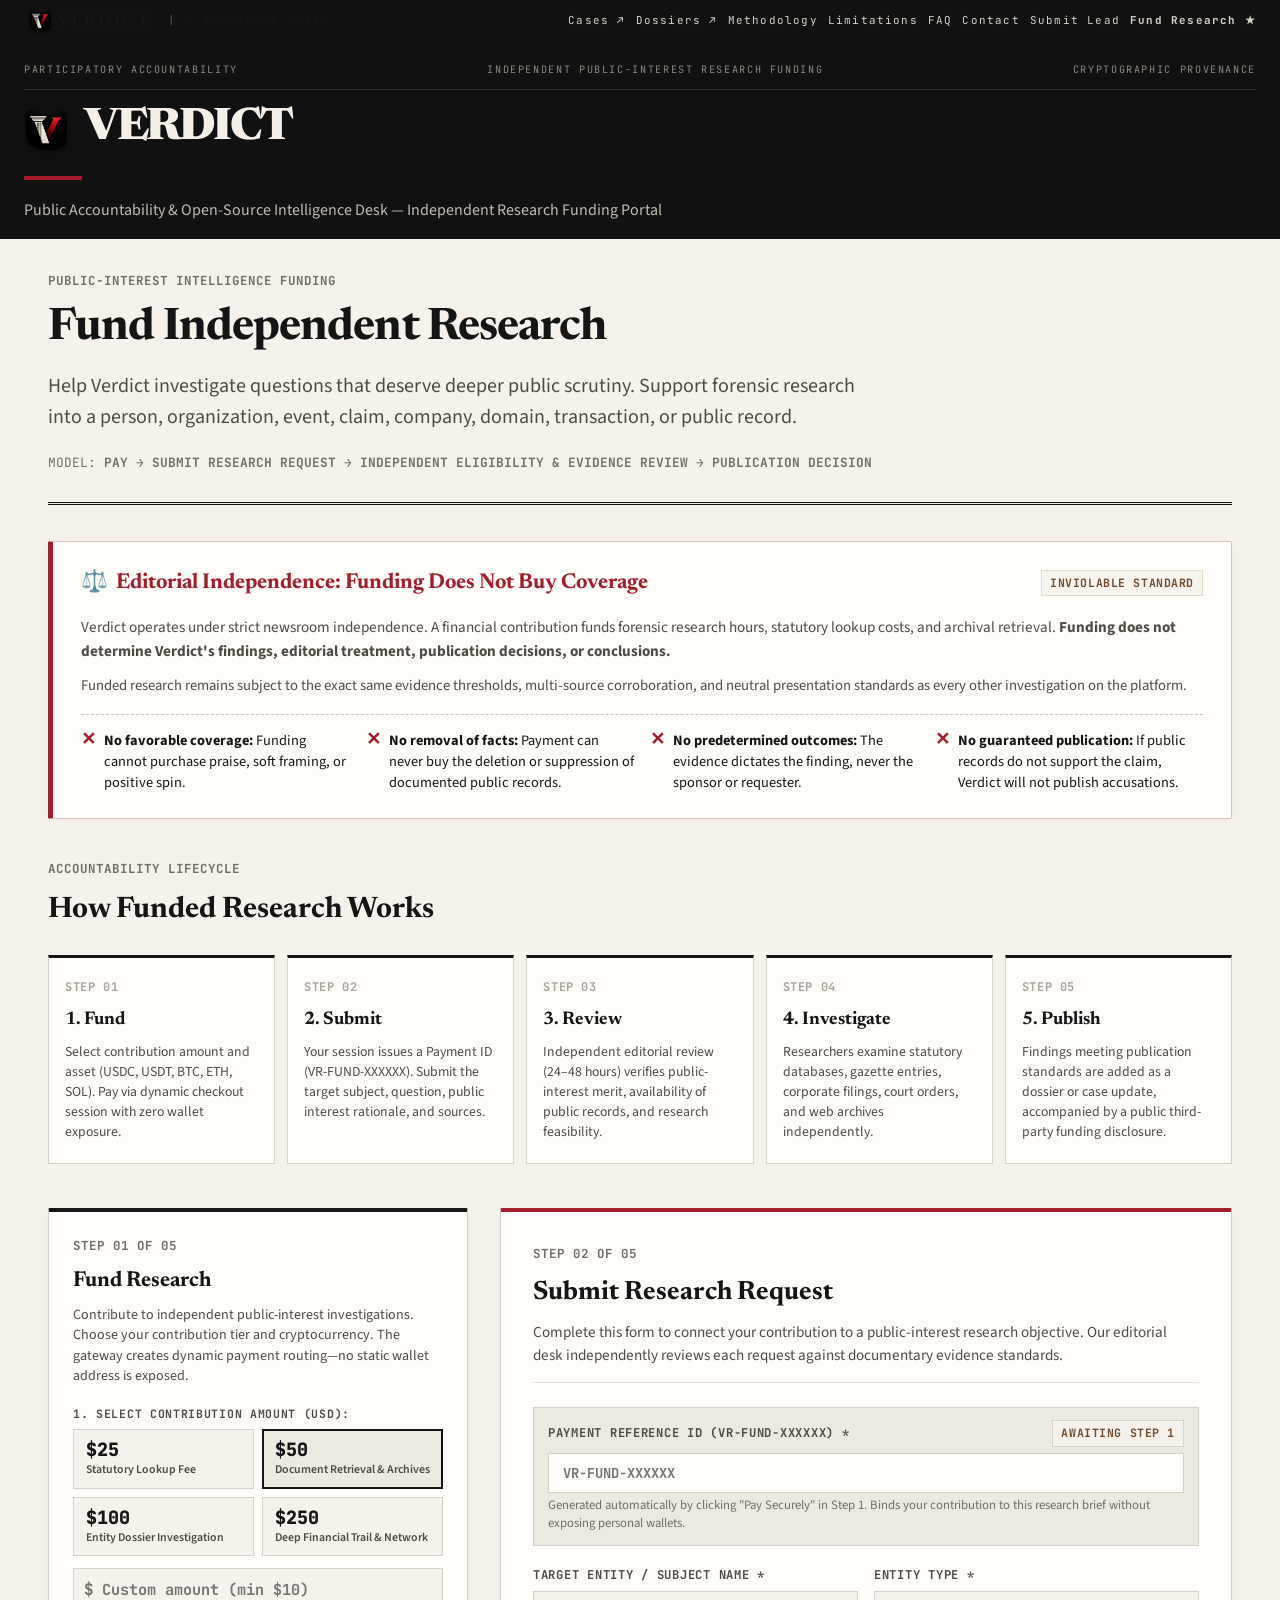
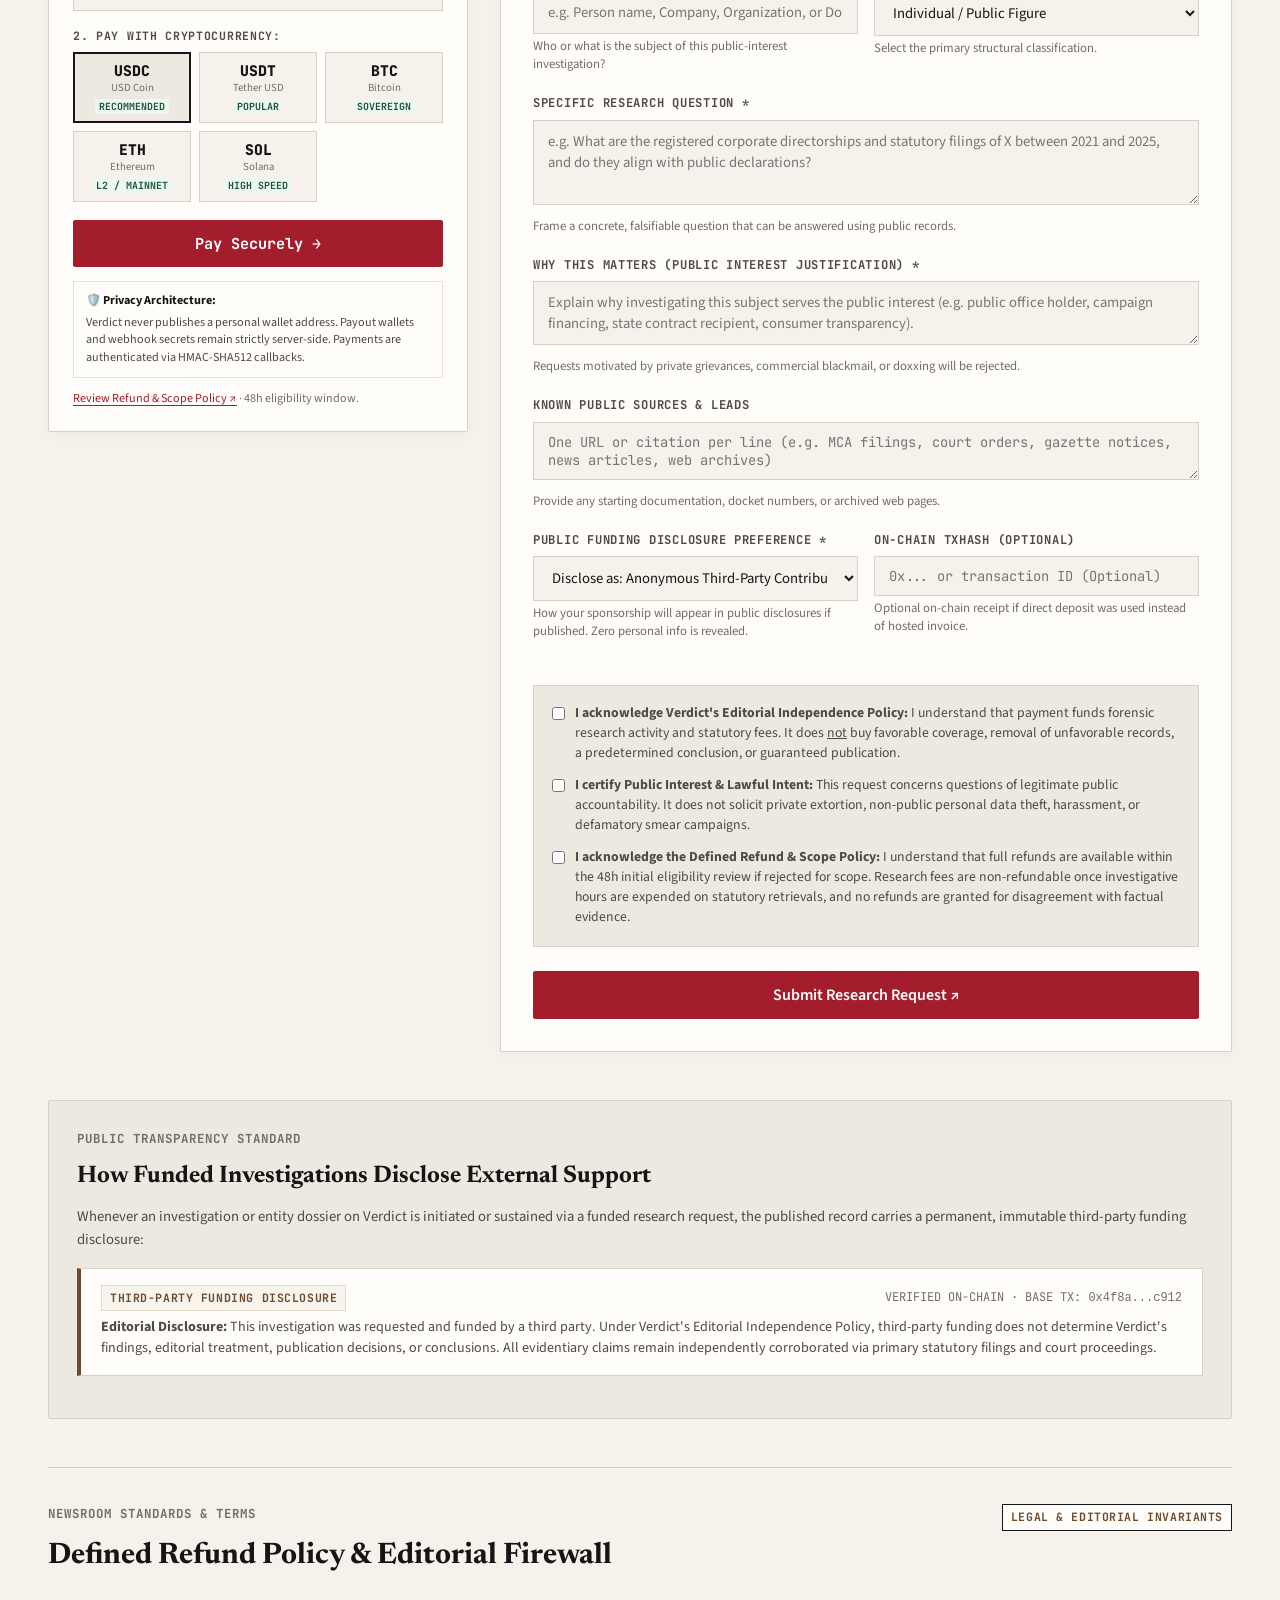
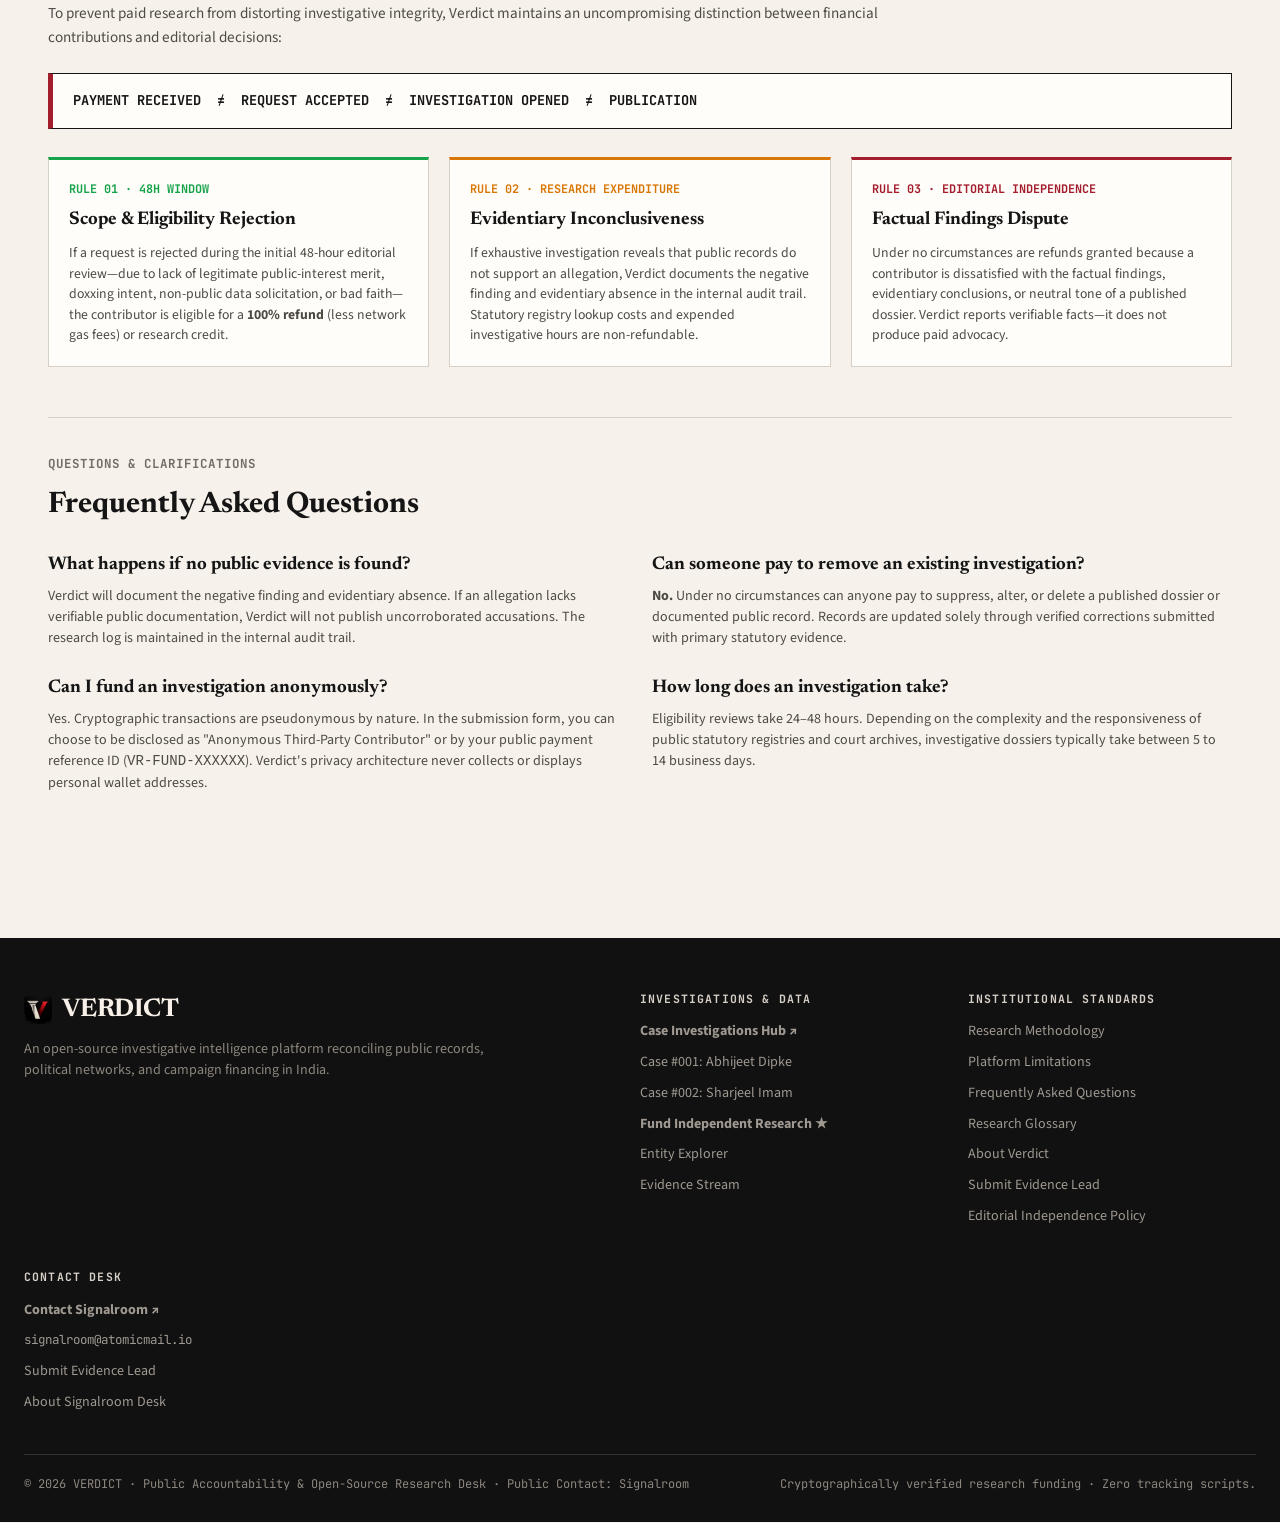
<file: fund.html>
<!doctype html>
<html lang="en">
<head>
  <meta charset="utf-8">
  <meta name="viewport" content="width=device-width, initial-scale=1">
  <meta name="robots" content="index, follow">
  <title>Fund Independent Research · VERDICT</title>
  <meta name="description" content="Fund independent public-interest research and investigations into public figures, organizations, and financial flows. Evidence-first with strict editorial independence.">
  <link rel="stylesheet" href="./css/style.css">
  <link rel="stylesheet" href="./css/fund.css">
  <link rel="icon" type="image/png" href="./assets/favicon.png">
  <link rel="apple-touch-icon" href="./assets/favicon.png">
</head>
<body>

  <!-- Top Utility Bar -->
  <aside class="top-utility" aria-label="Publication status">
    <div class="top-utility-inner">
      <div class="utility-left">
        <a href="./" class="utility-brand-link" id="utility-brand-home" aria-label="VERDICT Home" title="VERDICT — Return to main page">
          <img src="./assets/verdict-logo.png" alt="" class="brand-logo-img" aria-hidden="true">
          <span class="brand-wordmark">VERDICT</span>
        </a>
        <span class="utility-sep utility-brand-sep">|</span>
        <a href="./" class="live-pill" style="color: var(--ink);">
          ← Return to Brief
        </a>
      </div>
      <div class="utility-right">
        <a href="./case.html">Cases ↗</a>
        <a href="./dossier.html?id=person_abhijeet-dipke">Dossiers ↗</a>
        <a href="./methodology.html">Methodology</a>
        <a href="./limitations.html">Limitations</a>
        <a href="./faq.html">FAQ</a>
        <a href="./#contact">Contact</a>
        <a href="./contribute.html">Submit Lead</a>
        <a href="./fund.html" style="color: var(--accent); font-weight: 700;">Fund Research ★</a>
      </div>
    </div>
  </aside>

  <!-- Editorial Masthead (Compact) -->
  <header class="masthead" style="padding: 20px 24px 16px;">
    <div class="masthead-inner">
      <div class="masthead-topline">
        <span>PARTICIPATORY ACCOUNTABILITY</span>
        <span>INDEPENDENT PUBLIC-INTEREST RESEARCH FUNDING</span>
        <span>CRYPTOGRAPHIC PROVENANCE</span>
      </div>
      <h1 class="masthead-brand" style="font-size: 2.8rem; margin: 4px 0;">
        <a href="./" style="display: inline-flex; align-items: center;">
          <img src="./assets/verdict-logo.png" alt="VERDICT emblem" class="masthead-emblem" style="width: 44px; height: 44px; margin-bottom: 0;">VERDICT
        </a>
      </h1>
      <p class="masthead-descriptor" style="margin-bottom: 0;">
        Public Accountability &amp; Open-Source Intelligence Desk — Independent Research Funding Portal
      </p>
    </div>
  </header>

  <main class="main-wrapper">
    <div class="fund-container">

      <!-- Hero Header -->
      <section class="fund-hero">
        <span class="section-label">Public-Interest Intelligence Funding</span>
        <h2 class="fund-hero-title">Fund Independent Research</h2>
        <p class="fund-hero-dek">
          Help Verdict investigate questions that deserve deeper public scrutiny. 
          Support forensic research into a person, organization, event, claim, company, domain, transaction, or public record.
        </p>
        <div style="font-family: var(--font-mono); font-size: 0.8rem; color: var(--ink-muted);">
          MODEL: <b>PAY → SUBMIT RESEARCH REQUEST → INDEPENDENT ELIGIBILITY &amp; EVIDENCE REVIEW → PUBLICATION DECISION</b>
        </div>
      </section>

      <!-- Inviolable Editorial Independence Banner -->
      <section class="editorial-independence-card">
        <div class="editorial-header">
          <div class="editorial-title">
            <span>⚖️</span>
            <span>Editorial Independence: Funding Does Not Buy Coverage</span>
          </div>
          <span class="funding-disclosure-badge">INVIOLABLE STANDARD</span>
        </div>
        <p style="font-size: 0.95rem; color: var(--ink-secondary); line-height: 1.6; margin: 0 0 12px;">
          Verdict operates under strict newsroom independence. A financial contribution funds forensic research hours, statutory lookup costs, and archival retrieval. 
          <b>Funding does not determine Verdict's findings, editorial treatment, publication decisions, or conclusions.</b>
        </p>
        <p style="font-size: 0.92rem; color: var(--ink-secondary); line-height: 1.55; margin: 0;">
          Funded research remains subject to the exact same evidence thresholds, multi-source corroboration, and neutral presentation standards as every other investigation on the platform.
        </p>

        <div class="editorial-prohibitions-grid">
          <div class="prohibition-item">
            <span class="icon-no">✕</span>
            <span><b>No favorable coverage:</b> Funding cannot purchase praise, soft framing, or positive spin.</span>
          </div>
          <div class="prohibition-item">
            <span class="icon-no">✕</span>
            <span><b>No removal of facts:</b> Payment can never buy the deletion or suppression of documented public records.</span>
          </div>
          <div class="prohibition-item">
            <span class="icon-no">✕</span>
            <span><b>No predetermined outcomes:</b> The evidence dictates the finding, never the sponsor or requester.</span>
          </div>
          <div class="prohibition-item">
            <span class="icon-no">✕</span>
            <span><b>No guaranteed publication:</b> If public records do not support the claim, Verdict will not publish accusations.</span>
          </div>
        </div>
      </section>

      <!-- 5-Step Lifecycle -->
      <section class="lifecycle-section">
        <span class="section-label">Accountability Lifecycle</span>
        <h3 class="section-heading">How Funded Research Works</h3>
        
        <div class="lifecycle-steps">
          <div class="step-card">
            <span class="step-number">STEP 01</span>
            <h4 class="step-title">1. Fund</h4>
            <p class="step-desc">
              Select contribution amount and asset (USDC, USDT, BTC, ETH, SOL). Pay via dynamic checkout session with zero wallet exposure.
            </p>
          </div>

          <div class="step-card">
            <span class="step-number">STEP 02</span>
            <h4 class="step-title">2. Submit</h4>
            <p class="step-desc">
              Your session issues a Payment ID (VR-FUND-XXXXXX). Submit the target subject, question, public interest rationale, and sources.
            </p>
          </div>

          <div class="step-card">
            <span class="step-number">STEP 03</span>
            <h4 class="step-title">3. Review</h4>
            <p class="step-desc">
              Independent editorial review (24–48 hours) verifies public-interest merit, availability of public records, and research feasibility.
            </p>
          </div>

          <div class="step-card">
            <span class="step-number">STEP 04</span>
            <h4 class="step-title">4. Investigate</h4>
            <p class="step-desc">
              Researchers examine statutory databases, gazette entries, corporate filings, court orders, and web archives independently.
            </p>
          </div>

          <div class="step-card">
            <span class="step-number">STEP 05</span>
            <h4 class="step-title">5. Publish</h4>
            <p class="step-desc">
              Findings meeting publication standards are added as a dossier or case update, accompanied by a public third-party funding disclosure.
            </p>
          </div>
        </div>
      </section>

      <!-- Main Action Grid: Step 1 (Checkout Station) + Step 2 (Research Request Form) -->
      <div class="fund-grid">

        <!-- Column 1: Step 01 Multi-Crypto Checkout Station -->
        <aside class="wallet-station-card" id="step-01-station">
          <span class="section-label">Step 01 of 05</span>
          <h3 class="wallet-station-title">Fund Research</h3>
          <p class="wallet-station-desc">
            Contribute to independent public-interest investigations. Choose your contribution tier and cryptocurrency. The gateway creates dynamic payment routing—no static wallet address is exposed.
          </p>

          <!-- Contribution Tier Presets -->
          <div style="margin-bottom: 8px;">
            <label class="form-label" style="font-size: 0.72rem;">1. Select Contribution Amount (USD):</label>
            <div id="amount-presets" class="preset-grid">
              <!-- Rendered dynamically by fund.js -->
            </div>
            
            <div class="custom-amount-row">
              <span>$</span>
              <input type="number" id="custom-amount-input" class="custom-amount-input" placeholder="Custom amount (min $10)" min="10" step="5">
            </div>
          </div>

          <!-- Supported Crypto Assets -->
          <div style="margin-bottom: 12px;">
            <label class="form-label" style="font-size: 0.72rem;">2. Pay With Cryptocurrency:</label>
            <div id="coin-selector" class="coin-grid">
              <!-- Rendered dynamically by fund.js -->
            </div>
          </div>

          <!-- Checkout Trigger Button -->
          <button type="button" id="initiate-checkout-btn" class="btn-primary" style="width: 100%; justify-content: center; padding: 12px; font-size: 0.95rem; font-family: var(--font-mono); font-weight: 700;">
            Pay Securely →
          </button>

          <!-- Active Checkout Session Drawer (Revealed upon click) -->
          <div id="active-session-container" class="active-session-card" style="display: none;">
            <div class="session-badge-row">
              <span class="session-status" id="session-status-text">● Session Active · Dynamic Gateway</span>
              <span style="font-family: var(--font-mono); font-size: 0.7rem; color: var(--ink-muted);" id="session-timestamp">Just now</span>
            </div>
            
            <div style="font-size: 0.8rem; color: var(--ink-secondary); margin-bottom: 4px;">
              Your Internal Payment Reference ID:
            </div>
            
            <div class="payment-id-display">
              <span id="active-payment-id" class="payment-id-code">VR-FUND-XXXXXX</span>
              <button type="button" id="copy-payment-id-btn" class="copy-mini-btn" title="Copy Payment Reference ID">
                📋 Copy
              </button>
            </div>

            <div id="session-instruction-text" style="font-size: 0.82rem; color: var(--ink-secondary); line-height: 1.45; margin-bottom: 10px;">
              Transfer contribution to complete checkout. This Reference ID is automatically linked to your Research Request form in Step 2.
            </div>

            <a id="hosted-checkout-link" href="#" target="_blank" rel="noopener noreferrer" class="invoice-action-btn" style="display: none;">
              Open Hosted Invoice ↗
            </a>

            <div style="margin-top: 10px; font-family: var(--font-mono); font-size: 0.72rem; color: var(--state-ver-text); text-align: center;" id="link-auto-status">
              ✓ Auto-linked to Research Request Form below
            </div>
          </div>

          <!-- Privacy Architecture Guarantee -->
          <div class="privacy-badge-box">
            <b>🛡️ Privacy Architecture:</b>
            <div style="margin-top: 4px;">
              Verdict never publishes a personal wallet address. Payout wallets and webhook secrets remain strictly server-side. Payments are authenticated via HMAC-SHA512 callbacks.
            </div>
          </div>

          <!-- Refund Policy Quick Note -->
          <div style="margin-top: 12px; font-size: 0.76rem; color: var(--ink-muted); line-height: 1.4;">
            <a href="#refund-policy" style="color: var(--accent); text-decoration: underline;">Review Refund &amp; Scope Policy ↗</a> · 48h eligibility window.
          </div>
        </aside>

        <!-- Column 2: Step 02 Research Request Form -->
        <section class="form-station-card" id="step-02-form">
          <span class="section-label">Step 02 of 05</span>
          <h3 class="form-station-title">Submit Research Request</h3>
          <p class="form-station-desc">
            Complete this form to connect your contribution to a public-interest research objective. Our editorial desk independently reviews each request against documentary evidence standards.
          </p>

          <form id="research-request-form">
            
            <!-- Linked Payment Reference ID Display -->
            <div class="form-group" style="background: var(--bg-subtle); border: 1px solid var(--border); border-radius: var(--radius-xs); padding: 12px 14px; margin-bottom: 20px;">
              <div style="display: flex; justify-content: space-between; align-items: center; margin-bottom: 6px;">
                <label class="form-label" for="req-payment-id" style="margin-bottom: 0;">Payment Reference ID (VR-FUND-XXXXXX) *</label>
                <span class="funding-disclosure-badge" id="payment-id-badge" style="background: var(--bg); border: 1px solid var(--border);">Awaiting Step 1</span>
              </div>
              <input id="req-payment-id" type="text" class="form-control form-control-mono" placeholder="VR-FUND-XXXXXX" required readonly style="background: var(--surface); font-weight: 700; color: var(--accent);">
              <div class="form-hint">
                Generated automatically by clicking "Pay Securely" in Step 1. Binds your contribution to this research brief without exposing personal wallets.
              </div>
            </div>

            <div class="form-row-2">
              <div class="form-group">
                <label class="form-label" for="req-subject">Target Entity / Subject Name *</label>
                <input id="req-subject" type="text" class="form-control" placeholder="e.g. Person name, Company, Organization, or Domain" required minlength="2">
                <div class="form-hint">Who or what is the subject of this public-interest investigation?</div>
              </div>

              <div class="form-group">
                <label class="form-label" for="req-entity-type">Entity Type *</label>
                <select id="req-entity-type" class="form-control" required>
                  <option value="person">Individual / Public Figure</option>
                  <option value="company">Company / Corporate Entity</option>
                  <option value="organisation">Non-Profit / Political Party / Trust</option>
                  <option value="domain">Domain / Digital Infrastructure</option>
                  <option value="event">Event / Public Demonstration</option>
                  <option value="financial_flow">Financial Flow / Public Money Trail</option>
                  <option value="other">Other Public Subject</option>
                </select>
                <div class="form-hint">Select the primary structural classification.</div>
              </div>
            </div>

            <div class="form-group">
              <label class="form-label" for="req-question">Specific Research Question *</label>
              <textarea id="req-question" rows="3" class="form-control" placeholder="e.g. What are the registered corporate directorships and statutory filings of X between 2021 and 2025, and do they align with public declarations?" required minlength="10"></textarea>
              <div class="form-hint">Frame a concrete, falsifiable question that can be answered using public records.</div>
            </div>

            <div class="form-group">
              <label class="form-label" for="req-why">Why This Matters (Public Interest Justification) *</label>
              <textarea id="req-why" rows="2" class="form-control" placeholder="Explain why investigating this subject serves the public interest (e.g. public office holder, campaign financing, state contract recipient, consumer transparency)." required minlength="10"></textarea>
              <div class="form-hint">Requests motivated by private grievances, commercial blackmail, or doxxing will be rejected.</div>
            </div>

            <div class="form-group">
              <label class="form-label" for="req-sources">Known Public Sources &amp; Leads</label>
              <textarea id="req-sources" rows="2" class="form-control form-control-mono" placeholder="One URL or citation per line (e.g. MCA filings, court orders, gazette notices, news articles, web archives)"></textarea>
              <div class="form-hint">Provide any starting documentation, docket numbers, or archived web pages.</div>
            </div>

            <div class="form-row-2">
              <div class="form-group">
                <label class="form-label" for="req-attribution">Public Funding Disclosure Preference *</label>
                <select id="req-attribution" class="form-control" required>
                  <option value="anonymous">Disclose as: Anonymous Third-Party Contributor</option>
                  <option value="public_request_id">Disclose as: Public Request ID [VR-FUND-XXXXXX]</option>
                  <option value="pseudonym">Disclose as: Pseudonymous Funder (Specify in Question)</option>
                </select>
                <div class="form-hint">How your sponsorship will appear in public disclosures if published. Zero personal info is revealed.</div>
              </div>

              <div class="form-group">
                <label class="form-label" for="req-txhash">On-Chain TxHash (Optional)</label>
                <input id="req-txhash" type="text" class="form-control form-control-mono" placeholder="0x... or transaction ID (Optional)">
                <div class="form-hint">Optional on-chain receipt if direct deposit was used instead of hosted invoice.</div>
              </div>
            </div>

            <!-- Mandatory Agreements -->
            <div class="agreements-box">
              <div class="agreement-item">
                <input type="checkbox" id="ack-independence" required>
                <label for="ack-independence">
                  <b>I acknowledge Verdict's Editorial Independence Policy:</b> I understand that payment funds forensic research activity and statutory fees. It does <u>not</u> buy favorable coverage, removal of unfavorable records, a predetermined conclusion, or guaranteed publication.
                </label>
              </div>

              <div class="agreement-item">
                <input type="checkbox" id="ack-public-interest" required>
                <label for="ack-public-interest">
                  <b>I certify Public Interest &amp; Lawful Intent:</b> This request concerns questions of legitimate public accountability. It does not solicit private extortion, non-public personal data theft, harassment, or defamatory smear campaigns.
                </label>
              </div>

              <div class="agreement-item">
                <input type="checkbox" id="ack-refund-policy" required>
                <label for="ack-refund-policy">
                  <b>I acknowledge the Defined Refund &amp; Scope Policy:</b> I understand that full refunds are available within the 48h initial eligibility review if rejected for scope. Research fees are non-refundable once investigative hours are expended on statutory retrievals, and no refunds are granted for disagreement with factual evidence.
                </label>
              </div>
            </div>

            <button type="submit" class="btn-primary" style="width: 100%; justify-content: center; padding: 14px; font-size: 1rem;">
              Submit Research Request ↗
            </button>
          </form>

          <div id="request-result-container" style="display: none;" role="status"></div>
        </section>

      </div>

      <!-- Public Funding Disclosure Demonstration Section -->
      <section class="disclosure-showcase">
        <span class="section-label">Public Transparency Standard</span>
        <h3 style="font-family: var(--font-serif); font-size: 1.5rem; color: var(--ink); margin: 0 0 10px;">
          How Funded Investigations Disclose External Support
        </h3>
        <p style="font-size: 0.92rem; color: var(--ink-secondary); line-height: 1.55; margin-bottom: 16px;">
          Whenever an investigation or entity dossier on Verdict is initiated or sustained via a funded research request, the published record carries a permanent, immutable third-party funding disclosure:
        </p>

        <div class="funding-disclosure-banner">
          <div style="display: flex; align-items: center; justify-content: space-between; flex-wrap: wrap; gap: 8px;">
            <span class="funding-disclosure-badge">THIRD-PARTY FUNDING DISCLOSURE</span>
            <span style="font-family: var(--font-mono); font-size: 0.75rem; color: var(--ink-muted);">VERIFIED ON-CHAIN · BASE TX: <code>0x4f8a...c912</code></span>
          </div>
          <p>
            <strong>Editorial Disclosure:</strong> This investigation was requested and funded by a third party. Under Verdict's Editorial Independence Policy, third-party funding does not determine Verdict's findings, editorial treatment, publication decisions, or conclusions. All evidentiary claims remain independently corroborated via primary statutory filings and court proceedings.
          </p>
        </div>
      </section>

      <!-- Defined Refund Policy & Editorial Firewall Section -->
      <section id="refund-policy" class="editorial-policy-section" style="margin-top: 48px; border-top: 1px solid var(--border); padding-top: 36px;">
        <div style="display: flex; justify-content: space-between; align-items: flex-start; flex-wrap: wrap; gap: 12px; margin-bottom: 12px;">
          <div>
            <span class="section-label" id="editorial-policy">Newsroom Standards &amp; Terms</span>
            <h3 class="section-heading" style="margin-bottom: 8px;">Defined Refund Policy &amp; Editorial Firewall</h3>
          </div>
          <span class="funding-disclosure-badge" style="background: var(--surface); border-color: var(--ink);">
            LEGAL &amp; EDITORIAL INVARIANTS
          </span>
        </div>

        <p style="font-size: 0.95rem; color: var(--ink-secondary); line-height: 1.6; max-width: 860px; margin-bottom: 24px;">
          To prevent paid research from distorting investigative integrity, Verdict maintains an uncompromising distinction between financial contributions and editorial decisions:
        </p>

        <!-- Invariant Equation Strip -->
        <div style="background: var(--surface); border: 1px solid var(--border-strong); border-left: 5px solid var(--accent); border-radius: var(--radius-xs); padding: 16px 20px; font-family: var(--font-mono); font-size: 0.85rem; font-weight: 700; color: var(--ink); margin-bottom: 28px; line-height: 1.6;">
          PAYMENT RECEIVED &nbsp;≠&nbsp; REQUEST ACCEPTED &nbsp;≠&nbsp; INVESTIGATION OPENED &nbsp;≠&nbsp; PUBLICATION
        </div>

        <!-- 3 Policy Rules Grid -->
        <div style="display: grid; grid-template-columns: repeat(auto-fit, minmax(280px, 1fr)); gap: 20px; margin-bottom: 24px;">
          
          <div style="background: var(--surface); border: 1px solid var(--border); border-top: 3px solid #16a34a; border-radius: var(--radius-xs); padding: 20px;">
            <div style="font-family: var(--font-mono); font-size: 0.74rem; font-weight: 700; color: #16a34a; text-transform: uppercase; margin-bottom: 6px;">
              RULE 01 · 48H WINDOW
            </div>
            <h4 style="font-family: var(--font-serif); font-size: 1.15rem; color: var(--ink); margin-bottom: 8px;">
              Scope &amp; Eligibility Rejection
            </h4>
            <p style="font-size: 0.86rem; color: var(--ink-secondary); line-height: 1.5; margin: 0;">
              If a request is rejected during the initial 48-hour editorial review—due to lack of legitimate public-interest merit, doxxing intent, non-public data solicitation, or bad faith—the contributor is eligible for a <b>100% refund</b> (less network gas fees) or research credit.
            </p>
          </div>

          <div style="background: var(--surface); border: 1px solid var(--border); border-top: 3px solid #d97706; border-radius: var(--radius-xs); padding: 20px;">
            <div style="font-family: var(--font-mono); font-size: 0.74rem; font-weight: 700; color: #d97706; text-transform: uppercase; margin-bottom: 6px;">
              RULE 02 · RESEARCH EXPENDITURE
            </div>
            <h4 style="font-family: var(--font-serif); font-size: 1.15rem; color: var(--ink); margin-bottom: 8px;">
              Evidentiary Inconclusiveness
            </h4>
            <p style="font-size: 0.86rem; color: var(--ink-secondary); line-height: 1.5; margin: 0;">
              If exhaustive investigation reveals that public records do not support an allegation, Verdict documents the negative finding and evidentiary absence in the internal audit trail. Statutory registry lookup costs and expended investigative hours are non-refundable.
            </p>
          </div>

          <div style="background: var(--surface); border: 1px solid var(--border); border-top: 3px solid var(--accent); border-radius: var(--radius-xs); padding: 20px;">
            <div style="font-family: var(--font-mono); font-size: 0.74rem; font-weight: 700; color: var(--accent); text-transform: uppercase; margin-bottom: 6px;">
              RULE 03 · EDITORIAL INDEPENDENCE
            </div>
            <h4 style="font-family: var(--font-serif); font-size: 1.15rem; color: var(--ink); margin-bottom: 8px;">
              Factual Findings Dispute
            </h4>
            <p style="font-size: 0.86rem; color: var(--ink-secondary); line-height: 1.5; margin: 0;">
              Under no circumstances are refunds granted because a contributor is dissatisfied with the factual findings, evidentiary conclusions, or neutral tone of a published dossier. Verdict reports verifiable facts—it does not produce paid advocacy.
            </p>
          </div>

        </div>
      </section>

      <!-- FAQ Section -->
      <section style="margin-top: 50px; border-top: 1px solid var(--border); padding-top: 36px;">
        <span class="section-label">Questions &amp; Clarifications</span>
        <h3 class="section-heading">Frequently Asked Questions</h3>

        <div style="display: grid; grid-template-columns: 1fr 1fr; gap: 24px; margin-top: 20px;">
          <div>
            <h4 style="font-family: var(--font-serif); font-size: 1.15rem; color: var(--ink); margin-bottom: 6px;">
              What happens if no public evidence is found?
            </h4>
            <p style="font-size: 0.88rem; color: var(--ink-secondary); line-height: 1.5;">
              Verdict will document the negative finding and evidentiary absence. If an allegation lacks verifiable public documentation, Verdict will not publish uncorroborated accusations. The research log is maintained in the internal audit trail.
            </p>
          </div>

          <div>
            <h4 style="font-family: var(--font-serif); font-size: 1.15rem; color: var(--ink); margin-bottom: 6px;">
              Can someone pay to remove an existing investigation?
            </h4>
            <p style="font-size: 0.88rem; color: var(--ink-secondary); line-height: 1.5;">
              <b>No.</b> Under no circumstances can anyone pay to suppress, alter, or delete a published dossier or documented public record. Records are updated solely through verified corrections submitted with primary statutory evidence.
            </p>
          </div>

          <div>
            <h4 style="font-family: var(--font-serif); font-size: 1.15rem; color: var(--ink); margin-bottom: 6px;">
              Can I fund an investigation anonymously?
            </h4>
            <p style="font-size: 0.88rem; color: var(--ink-secondary); line-height: 1.5;">
              Yes. Cryptographic transactions are pseudonymous by nature. In the submission form, you can choose to be disclosed as "Anonymous Third-Party Contributor" or by your public payment reference ID (<code>VR-FUND-XXXXXX</code>). Verdict's privacy architecture never collects or displays personal wallet addresses.
            </p>
          </div>

          <div>
            <h4 style="font-family: var(--font-serif); font-size: 1.15rem; color: var(--ink); margin-bottom: 6px;">
              How long does an investigation take?
            </h4>
            <p style="font-size: 0.88rem; color: var(--ink-secondary); line-height: 1.5;">
              Eligibility reviews take 24–48 hours. Depending on the complexity and the responsiveness of public statutory registries and court archives, investigative dossiers typically take between 5 to 14 business days.
            </p>
          </div>
        </div>
      </section>

    </div>
  </main>

  <!-- Publication Footer -->
  <footer class="site-footer">
    <div class="footer-inner">
      <div class="footer-top">
        <div class="footer-brand">
          <div style="display: flex; align-items: center; gap: 10px; margin-bottom: 8px;">
            <img src="./assets/verdict-logo.png" alt="" style="width: 28px; height: 28px; border-radius: 4px; object-fit: cover;">
            <h4 style="margin: 0;">VERDICT</h4>
          </div>
          <p>
            An open-source investigative intelligence platform reconciling public records, political networks, and campaign financing in India.
          </p>
        </div>

        <div class="footer-col">
          <h5>Investigations &amp; Data</h5>
          <ul>
            <li><a href="./case.html" style="color: var(--accent); font-weight: 700;">Case Investigations Hub ↗</a></li>
            <li><a href="./case.html?id=case_abhijeet-dipke">Case #001: Abhijeet Dipke</a></li>
            <li><a href="./case.html?id=case_sharjeel-imam">Case #002: Sharjeel Imam</a></li>
            <li><a href="./fund.html" style="color: var(--accent); font-weight: 700;">Fund Independent Research ★</a></li>
            <li><a href="./index.html#entities">Entity Explorer</a></li>
            <li><a href="./index.html#evidence">Evidence Stream</a></li>
          </ul>
        </div>

        <div class="footer-col">
          <h5>Institutional Standards</h5>
          <ul>
            <li><a href="./methodology.html">Research Methodology</a></li>
            <li><a href="./limitations.html">Platform Limitations</a></li>
            <li><a href="./faq.html">Frequently Asked Questions</a></li>
            <li><a href="./glossary.html">Research Glossary</a></li>
            <li><a href="./about.html">About Verdict</a></li>
            <li><a href="./contribute.html">Submit Evidence Lead</a></li>
            <li><a href="./fund.html">Editorial Independence Policy</a></li>
          </ul>
        </div>

        <div class="footer-col">
          <h5>Contact Desk</h5>
          <ul>
            <li><a href="./#contact" style="color: var(--accent); font-weight: 700;">Contact Signalroom ↗</a></li>
            <li><a href="mailto:signalroom@atomicmail.io" style="font-family: var(--font-mono); font-size: 0.78rem; word-break: break-all;">signalroom@atomicmail.io</a></li>
            <li><a href="./contribute.html">Submit Evidence Lead</a></li>
            <li><a href="./about.html">About Signalroom Desk</a></li>
          </ul>
        </div>
      </div>

      <div class="footer-bottom">
        <span>&copy; 2026 VERDICT · Public Accountability &amp; Open-Source Research Desk · Public Contact: Signalroom</span>
        <span>Cryptographically verified research funding · Zero tracking scripts.</span>
      </div>
    </div>
  </footer>

  <!-- Scripts -->
  <script type="module" src="./js/fund.js"></script>
  <script src="./js/vendor/lenis.min.js"></script>
  <script src="./js/smooth-scroll.js"></script>
</body>
</html>
</file>
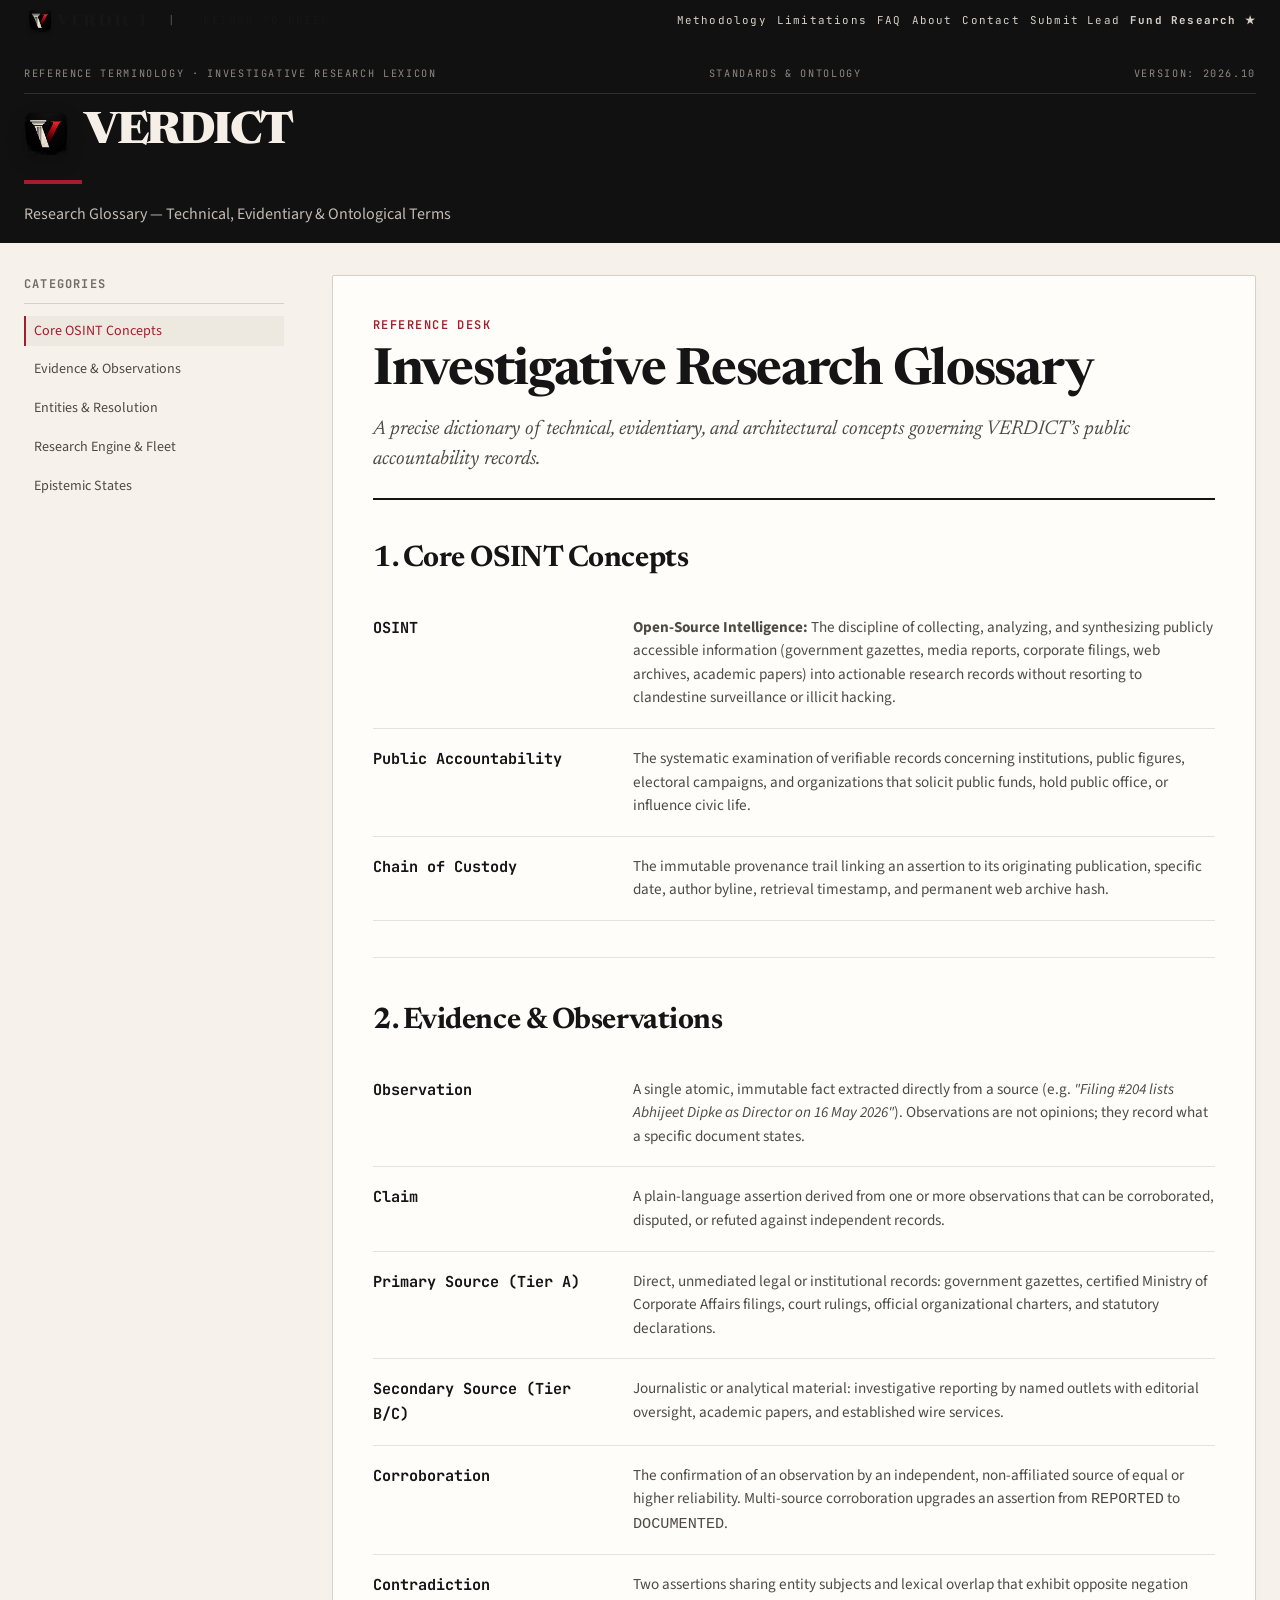
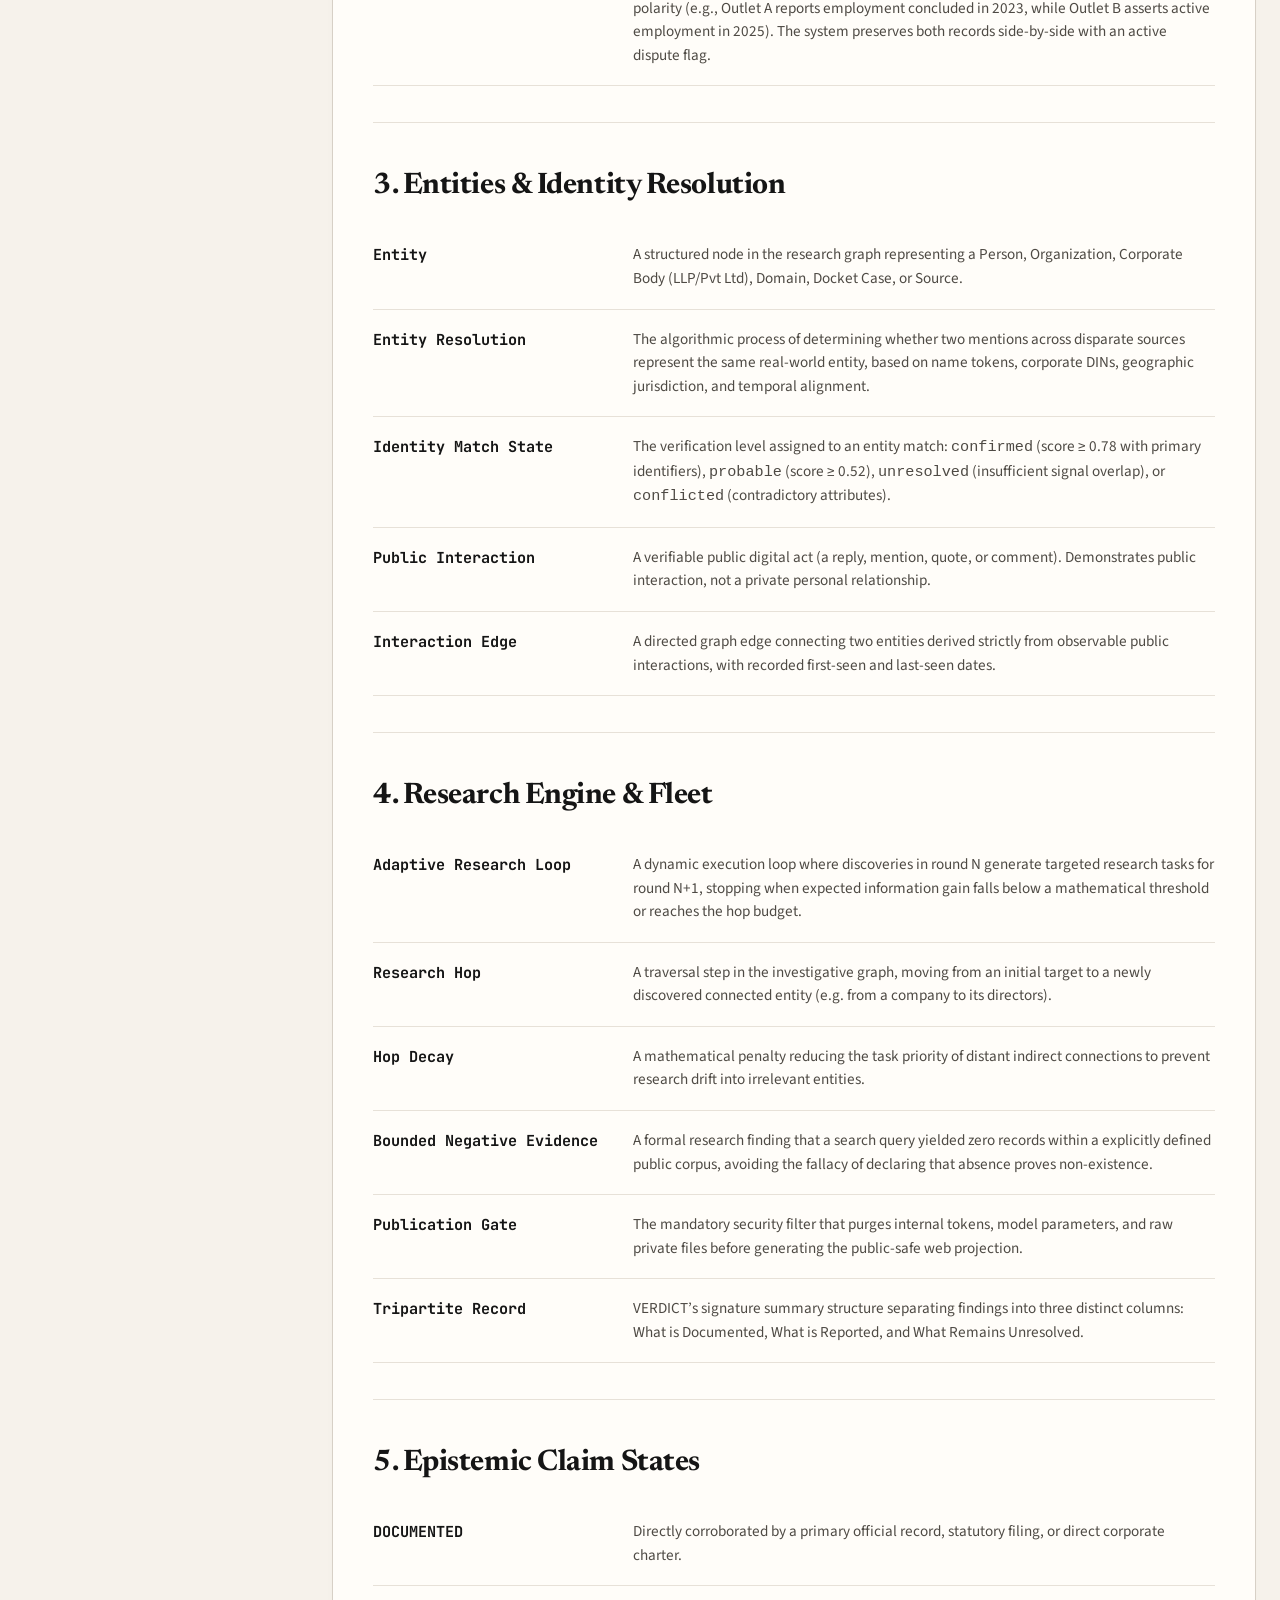
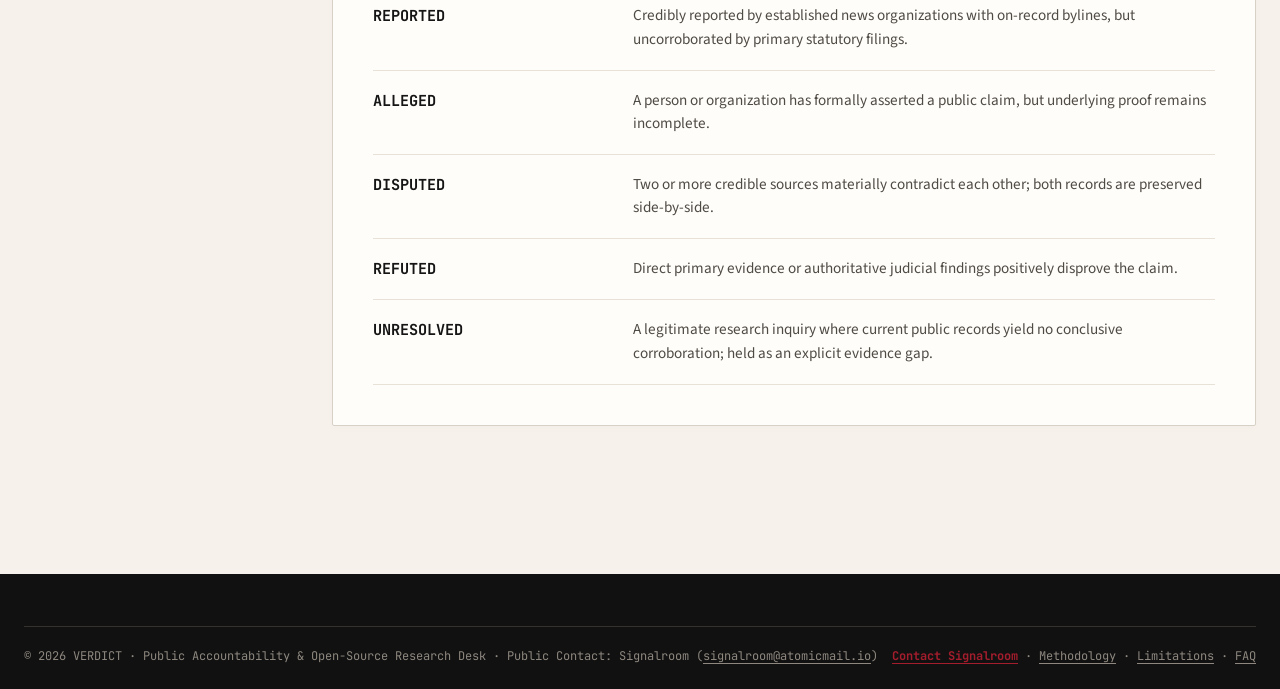
<file: glossary.html>
<!doctype html>
<html lang="en">
<head>
  <meta charset="utf-8">
  <meta name="viewport" content="width=device-width, initial-scale=1">
  <meta name="robots" content="index, follow">
  <title>Investigative Research Glossary · VERDICT</title>
  <meta name="description" content="Canonical definitions of open-source intelligence, entity resolution, and evidence graph terminology used by VERDICT.">
  <link rel="stylesheet" href="./css/style.css">
  <link rel="icon" type="image/png" href="./assets/favicon.png">
  <link rel="apple-touch-icon" href="./assets/favicon.png">
</head>
<body>

  <!-- Top Utility Bar -->
  <aside class="top-utility" aria-label="Publication status">
    <div class="top-utility-inner">
      <div class="utility-left">
        <a href="./" class="utility-brand-link" id="utility-brand-home" aria-label="VERDICT Home" title="VERDICT — Return to main page">
          <img src="./assets/verdict-logo.png" alt="" class="brand-logo-img" aria-hidden="true">
          <span class="brand-wordmark">VERDICT</span>
        </a>
        <span class="utility-sep utility-brand-sep">|</span>
        <a href="./" class="live-pill" style="color: var(--ink);">
          ← Return to Brief
        </a>
      </div>
      <div class="utility-right">
        <a href="./methodology.html">Methodology</a>
        <a href="./limitations.html">Limitations</a>
        <a href="./faq.html">FAQ</a>
        <a href="./about.html">About</a>
        <a href="./#contact">Contact</a>
        <a href="./contribute.html">Submit Lead</a>
        <a href="./fund.html" style="color: var(--accent); font-weight: 700;">Fund Research ★</a>
      </div>
    </div>
  </aside>

  <!-- Editorial Masthead (Compact) -->
  <header class="masthead" style="padding: 24px 24px 16px;">
    <div class="masthead-inner">
      <div class="masthead-topline">
        <span>REFERENCE TERMINOLOGY · INVESTIGATIVE RESEARCH LEXICON</span>
        <span>STANDARDS &amp; ONTOLOGY</span>
        <span>VERSION: 2026.10</span>
      </div>
      <h1 class="masthead-brand" style="font-size: 2.8rem; margin: 6px 0;">
        <a href="./" style="display: inline-flex; align-items: center;">
          <img src="./assets/verdict-logo.png" alt="VERDICT emblem" class="masthead-emblem" style="width: 44px; height: 44px; margin-bottom: 0;">VERDICT
        </a>
      </h1>
      <p class="masthead-descriptor" style="margin-bottom: 0;">
        Research Glossary — Technical, Evidentiary &amp; Ontological Terms
      </p>
    </div>
  </header>

  <main class="main-wrapper">
    <div class="doc-layout">

      <nav class="doc-sidebar" aria-label="Glossary Navigation">
        <div class="doc-nav-title">Categories</div>
        <ul class="doc-toc-links">
          <li><a href="#core-terms" class="active">Core OSINT Concepts</a></li>
          <li><a href="#evidence-terms">Evidence &amp; Observations</a></li>
          <li><a href="#entity-terms">Entities &amp; Resolution</a></li>
          <li><a href="#engine-terms">Research Engine &amp; Fleet</a></li>
          <li><a href="#status-terms">Epistemic States</a></li>
        </ul>
      </nav>

      <article class="doc-content">
        <header class="doc-header">
          <span class="kicker">Reference Desk</span>
          <h1>Investigative Research Glossary</h1>
          <p class="doc-dek">
            A precise dictionary of technical, evidentiary, and architectural concepts governing VERDICT’s public accountability records.
          </p>
        </header>

        <!-- Category: Core OSINT Concepts -->
        <section id="core-terms" class="doc-section">
          <h2>1. Core OSINT Concepts</h2>
          <div class="glossary-row">
            <div class="glossary-term">OSINT</div>
            <div class="glossary-def">
              <strong>Open-Source Intelligence:</strong> The discipline of collecting, analyzing, and synthesizing publicly accessible information (government gazettes, media reports, corporate filings, web archives, academic papers) into actionable research records without resorting to clandestine surveillance or illicit hacking.
            </div>
          </div>
          <div class="glossary-row">
            <div class="glossary-term">Public Accountability</div>
            <div class="glossary-def">
              The systematic examination of verifiable records concerning institutions, public figures, electoral campaigns, and organizations that solicit public funds, hold public office, or influence civic life.
            </div>
          </div>
          <div class="glossary-row">
            <div class="glossary-term">Chain of Custody</div>
            <div class="glossary-def">
              The immutable provenance trail linking an assertion to its originating publication, specific date, author byline, retrieval timestamp, and permanent web archive hash.
            </div>
          </div>
        </section>

        <!-- Category: Evidence & Observations -->
        <section id="evidence-terms" class="doc-section">
          <h2>2. Evidence &amp; Observations</h2>
          <div class="glossary-row">
            <div class="glossary-term">Observation</div>
            <div class="glossary-def">
              A single atomic, immutable fact extracted directly from a source (e.g. <em>"Filing #204 lists Abhijeet Dipke as Director on 16 May 2026"</em>). Observations are not opinions; they record what a specific document states.
            </div>
          </div>
          <div class="glossary-row">
            <div class="glossary-term">Claim</div>
            <div class="glossary-def">
              A plain-language assertion derived from one or more observations that can be corroborated, disputed, or refuted against independent records.
            </div>
          </div>
          <div class="glossary-row">
            <div class="glossary-term">Primary Source (Tier A)</div>
            <div class="glossary-def">
              Direct, unmediated legal or institutional records: government gazettes, certified Ministry of Corporate Affairs filings, court rulings, official organizational charters, and statutory declarations.
            </div>
          </div>
          <div class="glossary-row">
            <div class="glossary-term">Secondary Source (Tier B/C)</div>
            <div class="glossary-def">
              Journalistic or analytical material: investigative reporting by named outlets with editorial oversight, academic papers, and established wire services.
            </div>
          </div>
          <div class="glossary-row">
            <div class="glossary-term">Corroboration</div>
            <div class="glossary-def">
              The confirmation of an observation by an independent, non-affiliated source of equal or higher reliability. Multi-source corroboration upgrades an assertion from <code>REPORTED</code> to <code>DOCUMENTED</code>.
            </div>
          </div>
          <div class="glossary-row">
            <div class="glossary-term">Contradiction</div>
            <div class="glossary-def">
              Two assertions sharing entity subjects and lexical overlap that exhibit opposite negation polarity (e.g., Outlet A reports employment concluded in 2023, while Outlet B asserts active employment in 2025). The system preserves both records side-by-side with an active dispute flag.
            </div>
          </div>
        </section>

        <!-- Category: Entities & Resolution -->
        <section id="entity-terms" class="doc-section">
          <h2>3. Entities &amp; Identity Resolution</h2>
          <div class="glossary-row">
            <div class="glossary-term">Entity</div>
            <div class="glossary-def">
              A structured node in the research graph representing a Person, Organization, Corporate Body (LLP/Pvt Ltd), Domain, Docket Case, or Source.
            </div>
          </div>
          <div class="glossary-row">
            <div class="glossary-term">Entity Resolution</div>
            <div class="glossary-def">
              The algorithmic process of determining whether two mentions across disparate sources represent the same real-world entity, based on name tokens, corporate DINs, geographic jurisdiction, and temporal alignment.
            </div>
          </div>
          <div class="glossary-row">
            <div class="glossary-term">Identity Match State</div>
            <div class="glossary-def">
              The verification level assigned to an entity match: <code>confirmed</code> (score ≥ 0.78 with primary identifiers), <code>probable</code> (score ≥ 0.52), <code>unresolved</code> (insufficient signal overlap), or <code>conflicted</code> (contradictory attributes).
            </div>
          </div>
          <div class="glossary-row">
            <div class="glossary-term">Public Interaction</div>
            <div class="glossary-def">
              A verifiable public digital act (a reply, mention, quote, or comment). Demonstrates public interaction, not a private personal relationship.
            </div>
          </div>
          <div class="glossary-row">
            <div class="glossary-term">Interaction Edge</div>
            <div class="glossary-def">
              A directed graph edge connecting two entities derived strictly from observable public interactions, with recorded first-seen and last-seen dates.
            </div>
          </div>
        </section>

        <!-- Category: Research Engine & Fleet -->
        <section id="engine-terms" class="doc-section">
          <h2>4. Research Engine &amp; Fleet</h2>
          <div class="glossary-row">
            <div class="glossary-term">Adaptive Research Loop</div>
            <div class="glossary-def">
              A dynamic execution loop where discoveries in round N generate targeted research tasks for round N+1, stopping when expected information gain falls below a mathematical threshold or reaches the hop budget.
            </div>
          </div>
          <div class="glossary-row">
            <div class="glossary-term">Research Hop</div>
            <div class="glossary-def">
              A traversal step in the investigative graph, moving from an initial target to a newly discovered connected entity (e.g. from a company to its directors).
            </div>
          </div>
          <div class="glossary-row">
            <div class="glossary-term">Hop Decay</div>
            <div class="glossary-def">
              A mathematical penalty reducing the task priority of distant indirect connections to prevent research drift into irrelevant entities.
            </div>
          </div>
          <div class="glossary-row">
            <div class="glossary-term">Bounded Negative Evidence</div>
            <div class="glossary-def">
              A formal research finding that a search query yielded zero records within a explicitly defined public corpus, avoiding the fallacy of declaring that absence proves non-existence.
            </div>
          </div>
          <div class="glossary-row">
            <div class="glossary-term">Publication Gate</div>
            <div class="glossary-def">
              The mandatory security filter that purges internal tokens, model parameters, and raw private files before generating the public-safe web projection.
            </div>
          </div>
          <div class="glossary-row">
            <div class="glossary-term">Tripartite Record</div>
            <div class="glossary-def">
              VERDICT’s signature summary structure separating findings into three distinct columns: What is Documented, What is Reported, and What Remains Unresolved.
            </div>
          </div>
        </section>

        <!-- Category: Epistemic States -->
        <section id="status-terms" class="doc-section">
          <h2>5. Epistemic Claim States</h2>
          <div class="glossary-row">
            <div class="glossary-term">DOCUMENTED</div>
            <div class="glossary-def">
              Directly corroborated by a primary official record, statutory filing, or direct corporate charter.
            </div>
          </div>
          <div class="glossary-row">
            <div class="glossary-term">REPORTED</div>
            <div class="glossary-def">
              Credibly reported by established news organizations with on-record bylines, but uncorroborated by primary statutory filings.
            </div>
          </div>
          <div class="glossary-row">
            <div class="glossary-term">ALLEGED</div>
            <div class="glossary-def">
              A person or organization has formally asserted a public claim, but underlying proof remains incomplete.
            </div>
          </div>
          <div class="glossary-row">
            <div class="glossary-term">DISPUTED</div>
            <div class="glossary-def">
              Two or more credible sources materially contradict each other; both records are preserved side-by-side.
            </div>
          </div>
          <div class="glossary-row">
            <div class="glossary-term">REFUTED</div>
            <div class="glossary-def">
              Direct primary evidence or authoritative judicial findings positively disprove the claim.
            </div>
          </div>
          <div class="glossary-row">
            <div class="glossary-term">UNRESOLVED</div>
            <div class="glossary-def">
              A legitimate research inquiry where current public records yield no conclusive corroboration; held as an explicit evidence gap.
            </div>
          </div>
        </section>

      </article>
    </div>
  </main>

  <!-- Publication Footer -->
  <footer class="site-footer">
    <div class="footer-inner">
      <div class="footer-bottom">
        <span>&copy; 2026 VERDICT · Public Accountability &amp; Open-Source Research Desk · Public Contact: Signalroom (<a href="mailto:signalroom@atomicmail.io" style="color: inherit; text-decoration: underline;">signalroom@atomicmail.io</a>)</span>
        <span><a href="./#contact" style="text-decoration: underline; color: var(--accent); font-weight: 700;">Contact Signalroom</a> · <a href="./methodology.html" style="text-decoration: underline;">Methodology</a> · <a href="./limitations.html" style="text-decoration: underline;">Limitations</a> · <a href="./faq.html" style="text-decoration: underline;">FAQ</a></span>
      </div>
    </div>
  </footer>

  <!-- Gliding Smooth Scroll (Lenis Engine) -->
  <script src="./js/vendor/lenis.min.js"></script>
  <script src="./js/smooth-scroll.js"></script>
</body>
</html>
</file>
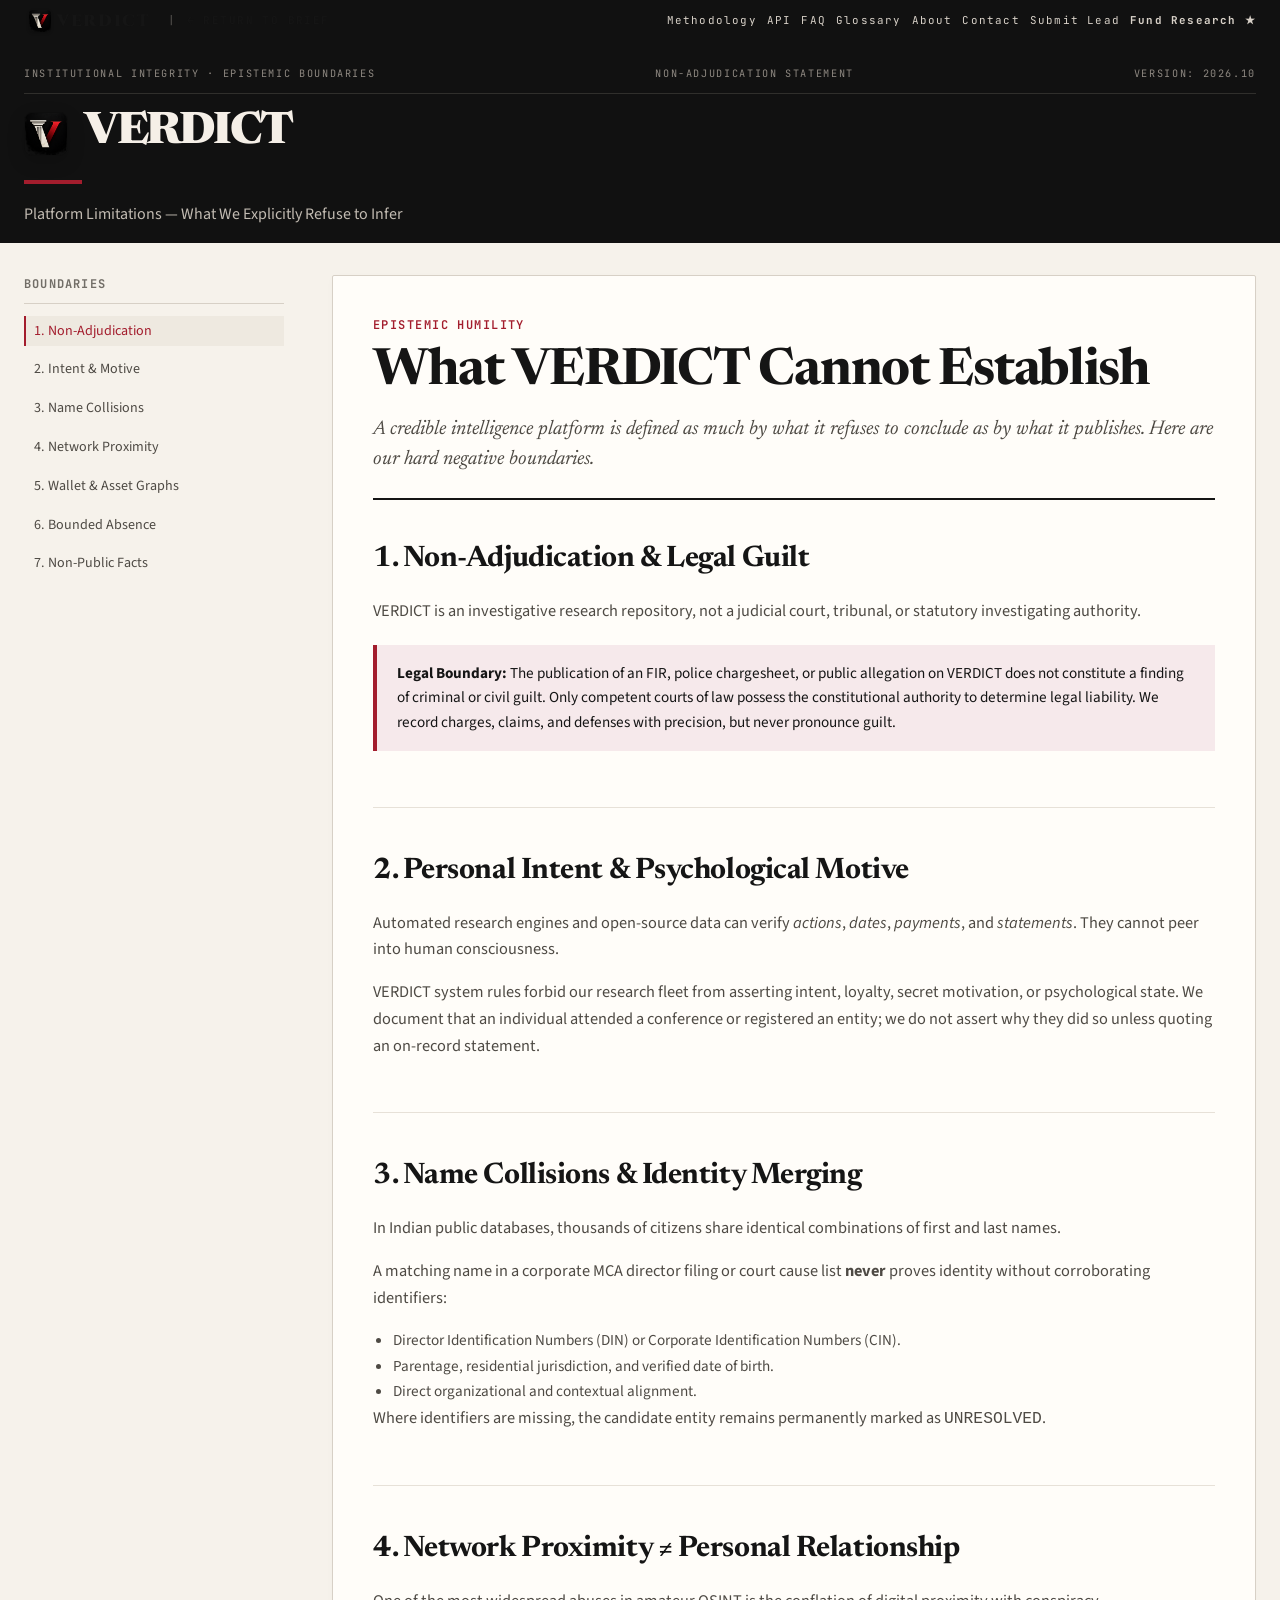
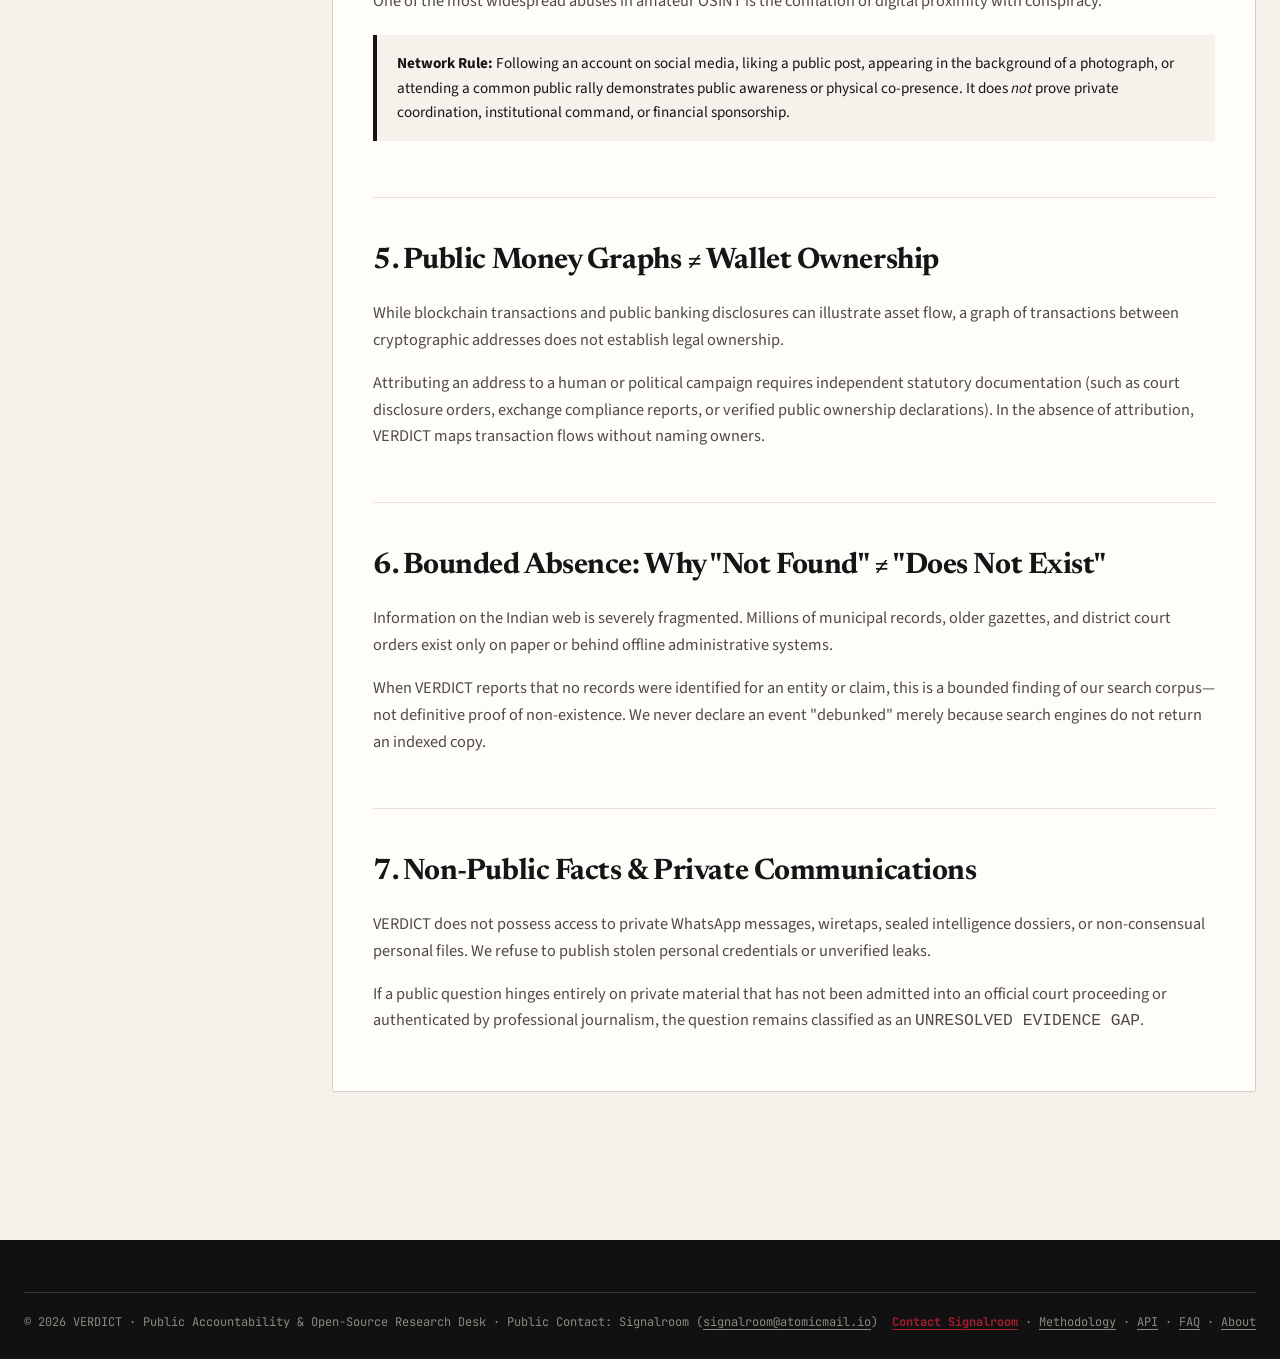
<file: limitations.html>
<!doctype html>
<html lang="en">
<head>
  <meta charset="utf-8">
  <meta name="viewport" content="width=device-width, initial-scale=1">
  <meta name="robots" content="index, follow">
  <title>Platform Limitations &amp; Epistemic Boundaries · VERDICT</title>
  <meta name="description" content="What VERDICT cannot establish: our explicit epistemic boundaries, non-adjudication policy, negative evidence rules, and identity limits.">
  <link rel="stylesheet" href="./css/style.css">
  <link rel="icon" type="image/png" href="./assets/favicon.png">
  <link rel="apple-touch-icon" href="./assets/favicon.png">
</head>
<body>

  <!-- Top Utility Bar -->
  <aside class="top-utility" aria-label="Publication status">
    <div class="top-utility-inner">
      <div class="utility-left">
        <a href="./" class="utility-brand-link" id="utility-brand-home" aria-label="VERDICT Home" title="VERDICT — Return to main page">
          <img src="./assets/verdict-logo.png" alt="" class="brand-logo-img" aria-hidden="true">
          <span class="brand-wordmark">VERDICT</span>
        </a>
        <span class="utility-sep utility-brand-sep">|</span>
        <a href="./" class="live-pill" style="color: var(--ink);">
          ← Return to Brief
        </a>
      </div>
      <div class="utility-right">
        <a href="./methodology.html">Methodology</a>
        <a href="./api.html">API</a>
        <a href="./faq.html">FAQ</a>
        <a href="./glossary.html">Glossary</a>
        <a href="./about.html">About</a>
        <a href="./#contact">Contact</a>
        <a href="./contribute.html">Submit Lead</a>
        <a href="./fund.html" style="color: var(--accent); font-weight: 700;">Fund Research ★</a>
      </div>
    </div>
  </aside>

  <!-- Editorial Masthead (Compact) -->
  <header class="masthead" style="padding: 24px 24px 16px;">
    <div class="masthead-inner">
      <div class="masthead-topline">
        <span>INSTITUTIONAL INTEGRITY · EPISTEMIC BOUNDARIES</span>
        <span>NON-ADJUDICATION STATEMENT</span>
        <span>VERSION: 2026.10</span>
      </div>
      <h1 class="masthead-brand" style="font-size: 2.8rem; margin: 6px 0;">
        <a href="./" style="display: inline-flex; align-items: center;">
          <img src="./assets/verdict-logo.png" alt="VERDICT emblem" class="masthead-emblem" style="width: 44px; height: 44px; margin-bottom: 0;">VERDICT
        </a>
      </h1>
      <p class="masthead-descriptor" style="margin-bottom: 0;">
        Platform Limitations — What We Explicitly Refuse to Infer
      </p>
    </div>
  </header>

  <main class="main-wrapper">
    <div class="doc-layout">

      <nav class="doc-sidebar" aria-label="Limitations Index">
        <div class="doc-nav-title">Boundaries</div>
        <ul class="doc-toc-links">
          <li><a href="#non-adjudication" class="active">1. Non-Adjudication</a></li>
          <li><a href="#intent-motive">2. Intent &amp; Motive</a></li>
          <li><a href="#name-collisions">3. Name Collisions</a></li>
          <li><a href="#network-proximity">4. Network Proximity</a></li>
          <li><a href="#financial-graphs">5. Wallet &amp; Asset Graphs</a></li>
          <li><a href="#bounded-absence">6. Bounded Absence</a></li>
          <li><a href="#private-facts">7. Non-Public Facts</a></li>
        </ul>
      </nav>

      <article class="doc-content">
        <header class="doc-header">
          <span class="kicker">Epistemic Humility</span>
          <h1>What VERDICT Cannot Establish</h1>
          <p class="doc-dek">
            A credible intelligence platform is defined as much by what it refuses to conclude as by what it publishes. Here are our hard negative boundaries.
          </p>
        </header>

        <!-- Section 1 -->
        <section id="non-adjudication" class="doc-section">
          <h2>1. Non-Adjudication &amp; Legal Guilt</h2>
          <p>
            VERDICT is an investigative research repository, not a judicial court, tribunal, or statutory investigating authority.
          </p>
          <div class="callout-warning">
            <strong>Legal Boundary:</strong> The publication of an FIR, police chargesheet, or public allegation on VERDICT does not constitute a finding of criminal or civil guilt. Only competent courts of law possess the constitutional authority to determine legal liability. We record charges, claims, and defenses with precision, but never pronounce guilt.
          </div>
        </section>

        <!-- Section 2 -->
        <section id="intent-motive" class="doc-section">
          <h2>2. Personal Intent &amp; Psychological Motive</h2>
          <p>
            Automated research engines and open-source data can verify <em>actions</em>, <em>dates</em>, <em>payments</em>, and <em>statements</em>. They cannot peer into human consciousness.
          </p>
          <p>
            VERDICT system rules forbid our research fleet from asserting intent, loyalty, secret motivation, or psychological state. We document that an individual attended a conference or registered an entity; we do not assert why they did so unless quoting an on-record statement.
          </p>
        </section>

        <!-- Section 3 -->
        <section id="name-collisions" class="doc-section">
          <h2>3. Name Collisions &amp; Identity Merging</h2>
          <p>
            In Indian public databases, thousands of citizens share identical combinations of first and last names.
          </p>
          <p>
            A matching name in a corporate MCA director filing or court cause list <strong>never</strong> proves identity without corroborating identifiers:
          </p>
          <ul style="margin-left: 20px; font-size: 0.95rem; color: var(--ink-secondary); line-height: 1.7;">
            <li>Director Identification Numbers (DIN) or Corporate Identification Numbers (CIN).</li>
            <li>Parentage, residential jurisdiction, and verified date of birth.</li>
            <li>Direct organizational and contextual alignment.</li>
          </ul>
          <p>
            Where identifiers are missing, the candidate entity remains permanently marked as <code>UNRESOLVED</code>.
          </p>
        </section>

        <!-- Section 4 -->
        <section id="network-proximity" class="doc-section">
          <h2>4. Network Proximity ≠ Personal Relationship</h2>
          <p>
            One of the most widespread abuses in amateur OSINT is the conflation of digital proximity with conspiracy.
          </p>
          <div class="callout-principle">
            <strong>Network Rule:</strong> Following an account on social media, liking a public post, appearing in the background of a photograph, or attending a common public rally demonstrates public awareness or physical co-presence. It does <em>not</em> prove private coordination, institutional command, or financial sponsorship.
          </div>
        </section>

        <!-- Section 5 -->
        <section id="financial-graphs" class="doc-section">
          <h2>5. Public Money Graphs ≠ Wallet Ownership</h2>
          <p>
            While blockchain transactions and public banking disclosures can illustrate asset flow, a graph of transactions between cryptographic addresses does not establish legal ownership.
          </p>
          <p>
            Attributing an address to a human or political campaign requires independent statutory documentation (such as court disclosure orders, exchange compliance reports, or verified public ownership declarations). In the absence of attribution, VERDICT maps transaction flows without naming owners.
          </p>
        </section>

        <!-- Section 6 -->
        <section id="bounded-absence" class="doc-section">
          <h2>6. Bounded Absence: Why "Not Found" ≠ "Does Not Exist"</h2>
          <p>
            Information on the Indian web is severely fragmented. Millions of municipal records, older gazettes, and district court orders exist only on paper or behind offline administrative systems.
          </p>
          <p>
            When VERDICT reports that no records were identified for an entity or claim, this is a bounded finding of our search corpus—not definitive proof of non-existence. We never declare an event "debunked" merely because search engines do not return an indexed copy.
          </p>
        </section>

        <!-- Section 7 -->
        <section id="private-facts" class="doc-section">
          <h2>7. Non-Public Facts &amp; Private Communications</h2>
          <p>
            VERDICT does not possess access to private WhatsApp messages, wiretaps, sealed intelligence dossiers, or non-consensual personal files. We refuse to publish stolen personal credentials or unverified leaks.
          </p>
          <p>
            If a public question hinges entirely on private material that has not been admitted into an official court proceeding or authenticated by professional journalism, the question remains classified as an <code>UNRESOLVED EVIDENCE GAP</code>.
          </p>
        </section>

      </article>
    </div>
  </main>

  <!-- Publication Footer -->
  <footer class="site-footer">
    <div class="footer-inner">
      <div class="footer-bottom">
        <span>&copy; 2026 VERDICT · Public Accountability &amp; Open-Source Research Desk · Public Contact: Signalroom (<a href="mailto:signalroom@atomicmail.io" style="color: inherit; text-decoration: underline;">signalroom@atomicmail.io</a>)</span>
        <span><a href="./#contact" style="text-decoration: underline; color: var(--accent); font-weight: 700;">Contact Signalroom</a> · <a href="./methodology.html" style="text-decoration: underline;">Methodology</a> · <a href="./api.html" style="text-decoration: underline;">API</a> · <a href="./faq.html" style="text-decoration: underline;">FAQ</a> · <a href="./about.html" style="text-decoration: underline;">About</a></span>
      </div>
    </div>
  </footer>

  <!-- Gliding Smooth Scroll (Lenis Engine) -->
  <script src="./js/vendor/lenis.min.js"></script>
  <script src="./js/smooth-scroll.js"></script>
</body>
</html>
</file>
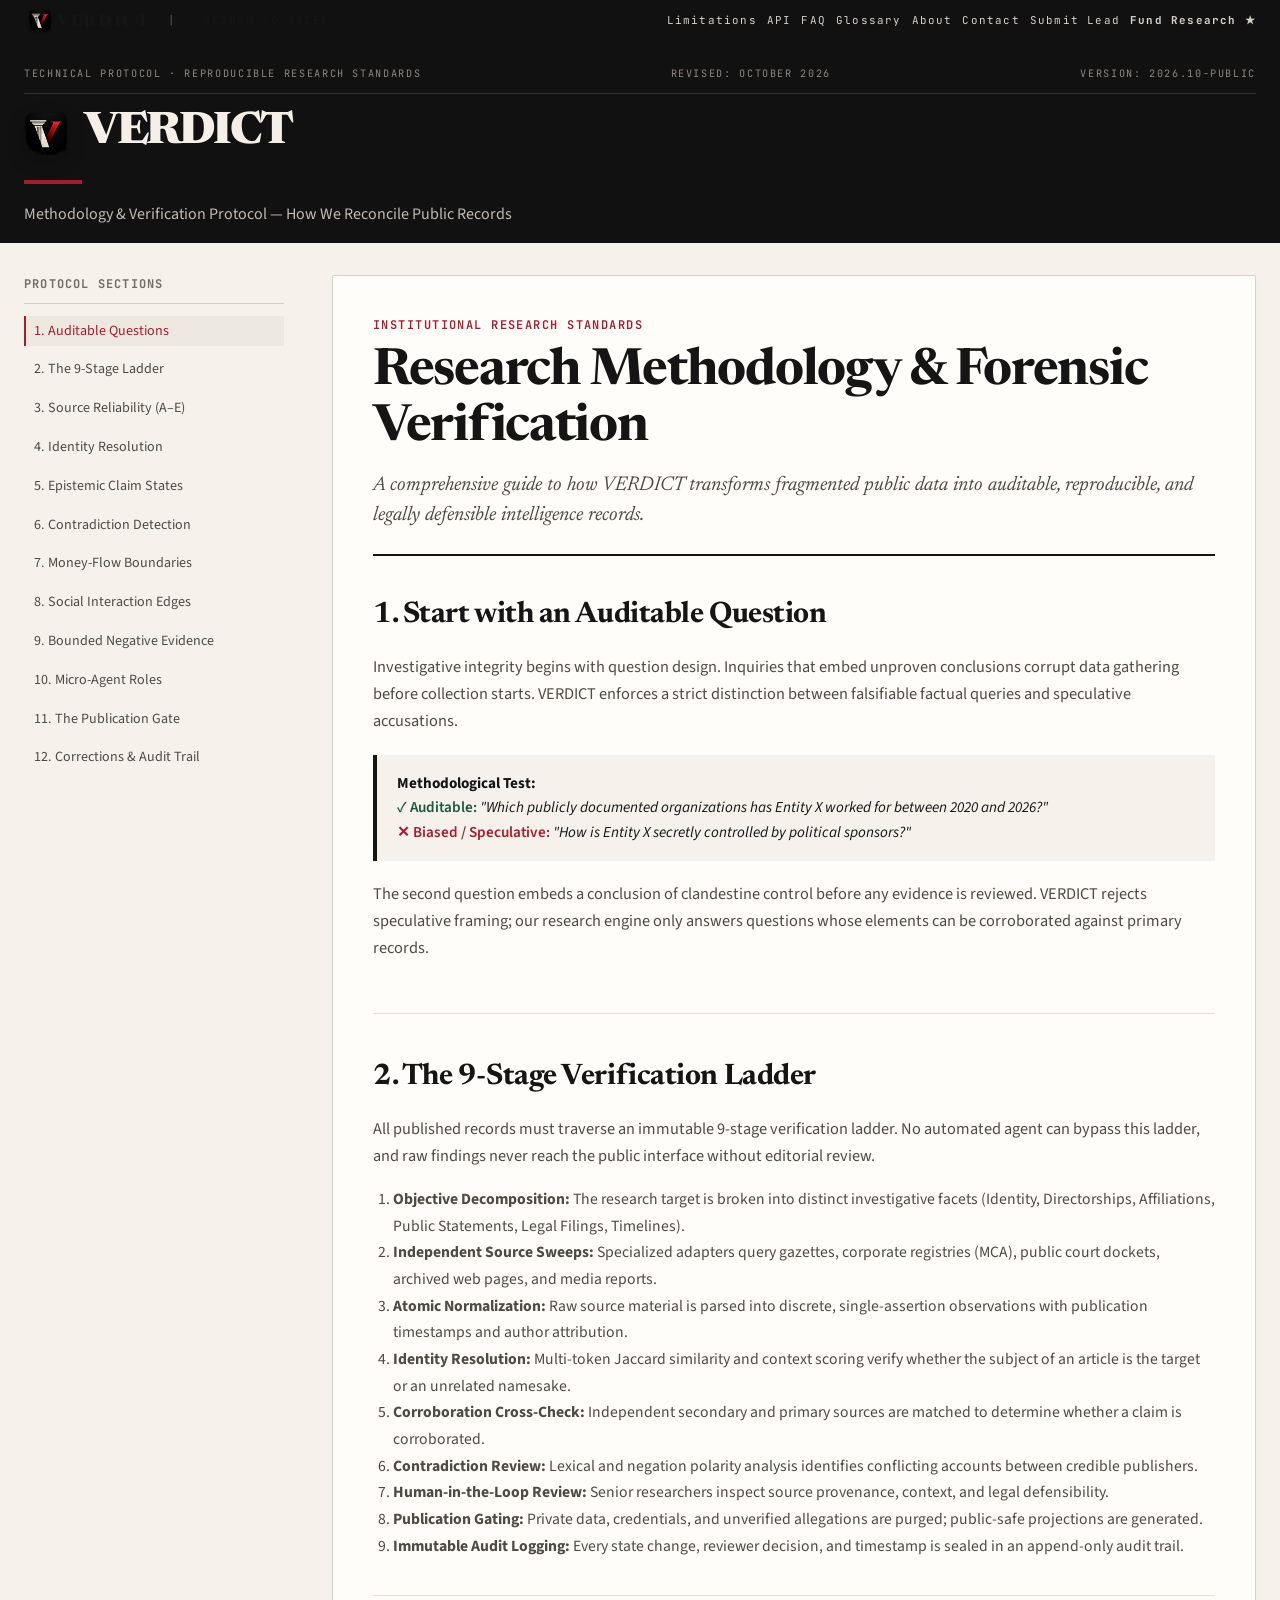
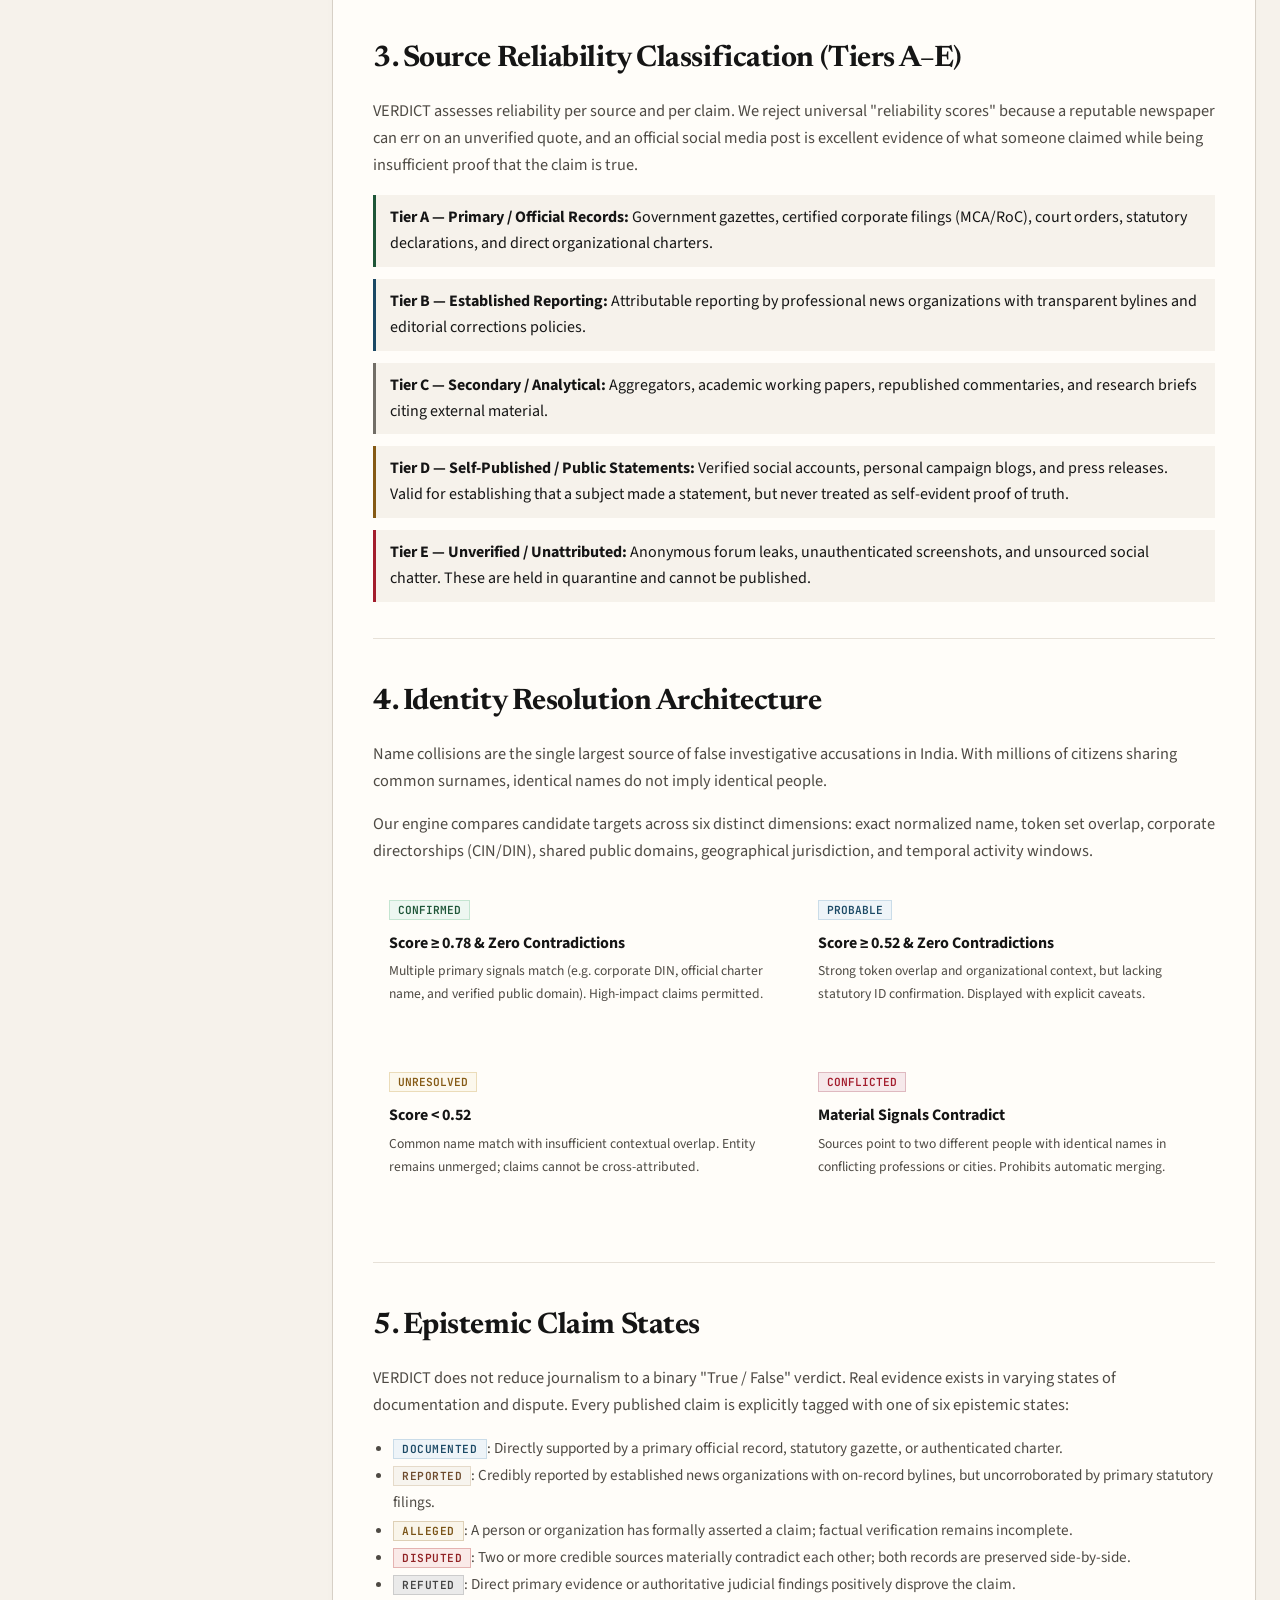
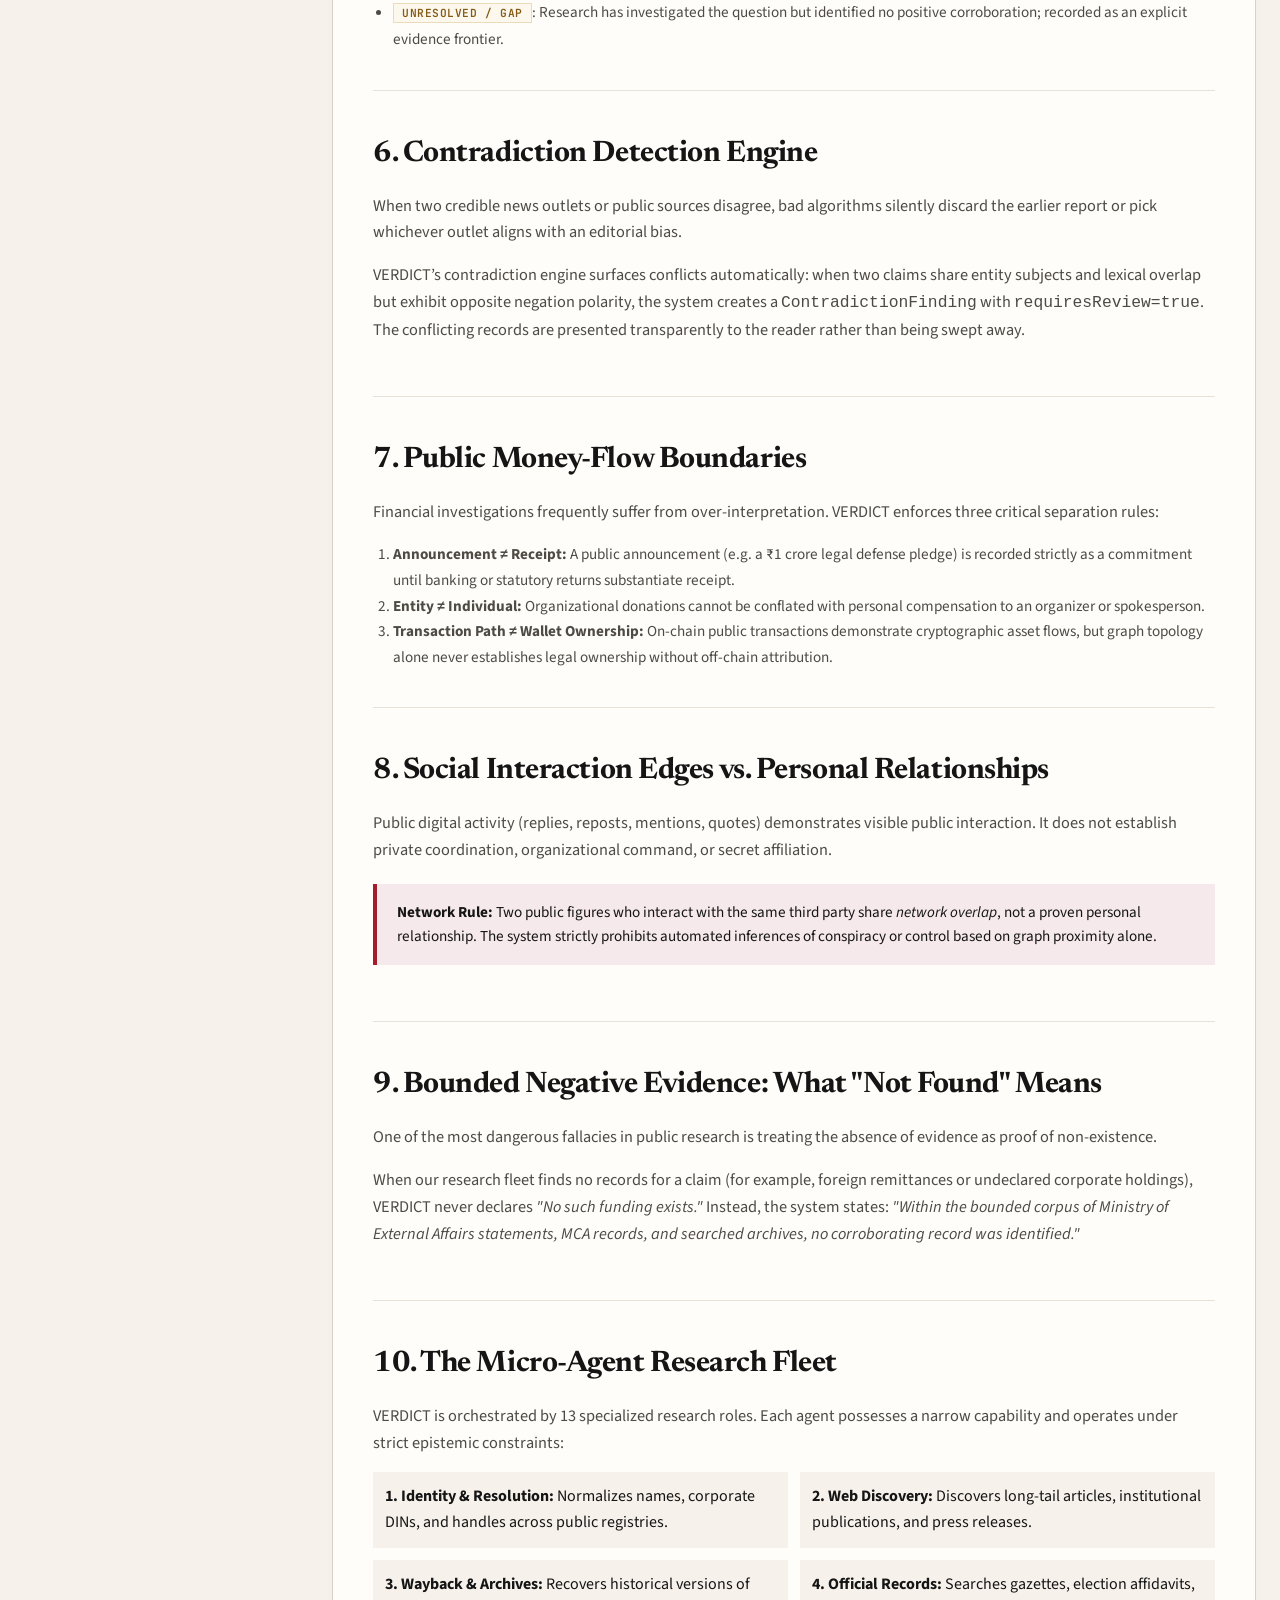
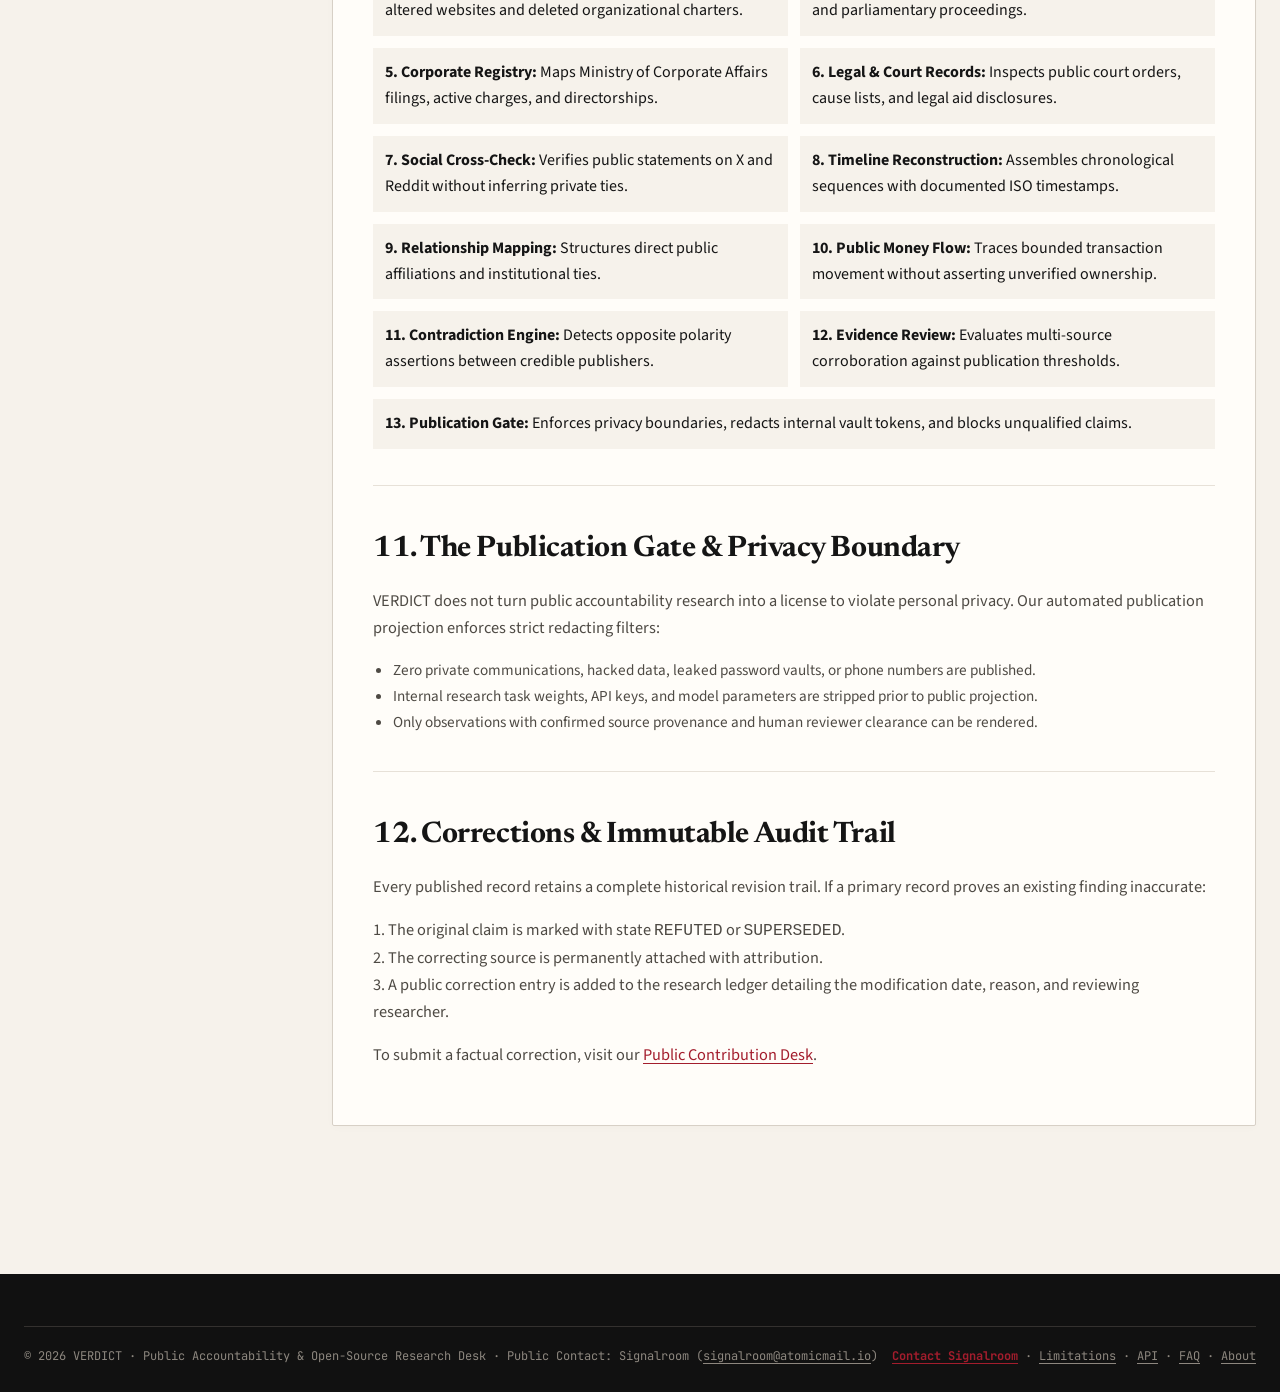
<file: methodology.html>
<!doctype html>
<html lang="en">
<head>
  <meta charset="utf-8">
  <meta name="viewport" content="width=device-width, initial-scale=1">
  <meta name="robots" content="index, follow">
  <title>Research Methodology &amp; Verification Protocol · VERDICT</title>
  <meta name="description" content="Technical and editorial methodology for VERDICT: 9-stage verification ladder, 5-tier source ratings, identity resolution algorithm, contradiction engine, and epistemic boundaries.">
  <link rel="stylesheet" href="./css/style.css">
  <link rel="icon" type="image/png" href="./assets/favicon.png">
  <link rel="apple-touch-icon" href="./assets/favicon.png">
</head>
<body>

  <!-- Top Institutional Utility Bar -->
  <aside class="top-utility" aria-label="Publication status">
    <div class="top-utility-inner">
      <div class="utility-left">
        <a href="./" class="utility-brand-link" id="utility-brand-home" aria-label="VERDICT Home" title="VERDICT — Return to main page">
          <img src="./assets/verdict-logo.png" alt="" class="brand-logo-img" aria-hidden="true">
          <span class="brand-wordmark">VERDICT</span>
        </a>
        <span class="utility-sep utility-brand-sep">|</span>
        <a href="./" class="live-pill" style="color: var(--ink);">
          ← Return to Brief
        </a>
      </div>
      <div class="utility-right">
        <a href="./limitations.html">Limitations</a>
        <a href="./api.html">API</a>
        <a href="./faq.html">FAQ</a>
        <a href="./glossary.html">Glossary</a>
        <a href="./about.html">About</a>
        <a href="./#contact">Contact</a>
        <a href="./contribute.html">Submit Lead</a>
        <a href="./fund.html" style="color: var(--accent); font-weight: 700;">Fund Research ★</a>
      </div>
    </div>
  </aside>

  <!-- Editorial Masthead (Compact) -->
  <header class="masthead" style="padding: 24px 24px 16px;">
    <div class="masthead-inner">
      <div class="masthead-topline">
        <span>TECHNICAL PROTOCOL · REPRODUCIBLE RESEARCH STANDARDS</span>
        <span>REVISED: OCTOBER 2026</span>
        <span>VERSION: 2026.10-PUBLIC</span>
      </div>
      <h1 class="masthead-brand" style="font-size: 2.8rem; margin: 6px 0;">
        <a href="./" style="display: inline-flex; align-items: center;">
          <img src="./assets/verdict-logo.png" alt="VERDICT emblem" class="masthead-emblem" style="width: 44px; height: 44px; margin-bottom: 0;">VERDICT
        </a>
      </h1>
      <p class="masthead-descriptor" style="margin-bottom: 0;">
        Methodology &amp; Verification Protocol — How We Reconcile Public Records
      </p>
    </div>
  </header>

  <main class="main-wrapper">
    <div class="doc-layout">

      <!-- Table of Contents Sidebar -->
      <nav class="doc-sidebar" aria-label="Methodology Index">
        <div class="doc-nav-title">Protocol Sections</div>
        <ul class="doc-toc-links">
          <li><a href="#auditable-questions" class="active">1. Auditable Questions</a></li>
          <li><a href="#verification-ladder">2. The 9-Stage Ladder</a></li>
          <li><a href="#source-ratings">3. Source Reliability (A–E)</a></li>
          <li><a href="#identity-resolution">4. Identity Resolution</a></li>
          <li><a href="#epistemic-states">5. Epistemic Claim States</a></li>
          <li><a href="#contradiction-engine">6. Contradiction Detection</a></li>
          <li><a href="#money-flow-bounds">7. Money-Flow Boundaries</a></li>
          <li><a href="#interaction-graphs">8. Social Interaction Edges</a></li>
          <li><a href="#negative-evidence">9. Bounded Negative Evidence</a></li>
          <li><a href="#agent-fleet">10. Micro-Agent Roles</a></li>
          <li><a href="#publication-gate">11. The Publication Gate</a></li>
          <li><a href="#corrections">12. Corrections &amp; Audit Trail</a></li>
        </ul>
      </nav>

      <!-- Main Longform Content -->
      <article class="doc-content">
        <header class="doc-header">
          <span class="kicker">Institutional Research Standards</span>
          <h1>Research Methodology &amp; Forensic Verification</h1>
          <p class="doc-dek">
            A comprehensive guide to how VERDICT transforms fragmented public data into auditable, reproducible, and legally defensible intelligence records.
          </p>
        </header>

        <!-- Section 1 -->
        <section id="auditable-questions" class="doc-section">
          <h2>1. Start with an Auditable Question</h2>
          <p>
            Investigative integrity begins with question design. Inquiries that embed unproven conclusions corrupt data gathering before collection starts. VERDICT enforces a strict distinction between falsifiable factual queries and speculative accusations.
          </p>
          <div class="callout-principle">
            <strong>Methodological Test:</strong><br>
            <span style="color: var(--state-ver-text); font-weight: 600;">✓ Auditable:</span> <em>"Which publicly documented organizations has Entity X worked for between 2020 and 2026?"</em><br>
            <span style="color: var(--accent); font-weight: 600;">✕ Biased / Speculative:</span> <em>"How is Entity X secretly controlled by political sponsors?"</em>
          </div>
          <p>
            The second question embeds a conclusion of clandestine control before any evidence is reviewed. VERDICT rejects speculative framing; our research engine only answers questions whose elements can be corroborated against primary records.
          </p>
        </section>

        <!-- Section 2 -->
        <section id="verification-ladder" class="doc-section">
          <h2>2. The 9-Stage Verification Ladder</h2>
          <p>
            All published records must traverse an immutable 9-stage verification ladder. No automated agent can bypass this ladder, and raw findings never reach the public interface without editorial review.
          </p>
          <ol style="margin-left: 20px; font-size: 0.98rem; color: var(--ink-secondary); line-height: 1.7;">
            <li><strong>Objective Decomposition:</strong> The research target is broken into distinct investigative facets (Identity, Directorships, Affiliations, Public Statements, Legal Filings, Timelines).</li>
            <li><strong>Independent Source Sweeps:</strong> Specialized adapters query gazettes, corporate registries (MCA), public court dockets, archived web pages, and media reports.</li>
            <li><strong>Atomic Normalization:</strong> Raw source material is parsed into discrete, single-assertion observations with publication timestamps and author attribution.</li>
            <li><strong>Identity Resolution:</strong> Multi-token Jaccard similarity and context scoring verify whether the subject of an article is the target or an unrelated namesake.</li>
            <li><strong>Corroboration Cross-Check:</strong> Independent secondary and primary sources are matched to determine whether a claim is corroborated.</li>
            <li><strong>Contradiction Review:</strong> Lexical and negation polarity analysis identifies conflicting accounts between credible publishers.</li>
            <li><strong>Human-in-the-Loop Review:</strong> Senior researchers inspect source provenance, context, and legal defensibility.</li>
            <li><strong>Publication Gating:</strong> Private data, credentials, and unverified allegations are purged; public-safe projections are generated.</li>
            <li><strong>Immutable Audit Logging:</strong> Every state change, reviewer decision, and timestamp is sealed in an append-only audit trail.</li>
          </ol>
        </section>

        <!-- Section 3 -->
        <section id="source-ratings" class="doc-section">
          <h2>3. Source Reliability Classification (Tiers A–E)</h2>
          <p>
            VERDICT assesses reliability per source and per claim. We reject universal "reliability scores" because a reputable newspaper can err on an unverified quote, and an official social media post is excellent evidence of what someone claimed while being insufficient proof that the claim is true.
          </p>
          <div style="display: grid; gap: 12px; margin-top: 16px;">
            <div style="border-left: 3px solid var(--state-ver-text); padding: 10px 14px; background: var(--bg);">
              <strong>Tier A — Primary / Official Records:</strong> Government gazettes, certified corporate filings (MCA/RoC), court orders, statutory declarations, and direct organizational charters.
            </div>
            <div style="border-left: 3px solid var(--state-doc-text); padding: 10px 14px; background: var(--bg);">
              <strong>Tier B — Established Reporting:</strong> Attributable reporting by professional news organizations with transparent bylines and editorial corrections policies.
            </div>
            <div style="border-left: 3px solid var(--ink-muted); padding: 10px 14px; background: var(--bg);">
              <strong>Tier C — Secondary / Analytical:</strong> Aggregators, academic working papers, republished commentaries, and research briefs citing external material.
            </div>
            <div style="border-left: 3px solid #855a15; padding: 10px 14px; background: var(--bg);">
              <strong>Tier D — Self-Published / Public Statements:</strong> Verified social accounts, personal campaign blogs, and press releases. Valid for establishing that a subject made a statement, but never treated as self-evident proof of truth.
            </div>
            <div style="border-left: 3px solid var(--accent); padding: 10px 14px; background: var(--bg);">
              <strong>Tier E — Unverified / Unattributed:</strong> Anonymous forum leaks, unauthenticated screenshots, and unsourced social chatter. These are held in quarantine and cannot be published.
            </div>
          </div>
        </section>

        <!-- Section 4 -->
        <section id="identity-resolution" class="doc-section">
          <h2>4. Identity Resolution Architecture</h2>
          <p>
            Name collisions are the single largest source of false investigative accusations in India. With millions of citizens sharing common surnames, identical names do not imply identical people.
          </p>
          <p>
            Our engine compares candidate targets across six distinct dimensions: exact normalized name, token set overlap, corporate directorships (CIN/DIN), shared public domains, geographical jurisdiction, and temporal activity windows.
          </p>
          <div style="display: grid; grid-template-columns: repeat(2, 1fr); gap: 16px; margin: 16px 0;">
            <div class="card" style="padding: 16px;">
              <span class="identity-badge confirmed">CONFIRMED</span>
              <h4 style="margin: 8px 0 4px;">Score ≥ 0.78 &amp; Zero Contradictions</h4>
              <p style="font-size: 0.85rem; color: var(--ink-secondary);">Multiple primary signals match (e.g. corporate DIN, official charter name, and verified public domain). High-impact claims permitted.</p>
            </div>
            <div class="card" style="padding: 16px;">
              <span class="identity-badge probable">PROBABLE</span>
              <h4 style="margin: 8px 0 4px;">Score ≥ 0.52 &amp; Zero Contradictions</h4>
              <p style="font-size: 0.85rem; color: var(--ink-secondary);">Strong token overlap and organizational context, but lacking statutory ID confirmation. Displayed with explicit caveats.</p>
            </div>
            <div class="card" style="padding: 16px;">
              <span class="identity-badge unresolved">UNRESOLVED</span>
              <h4 style="margin: 8px 0 4px;">Score &lt; 0.52</h4>
              <p style="font-size: 0.85rem; color: var(--ink-secondary);">Common name match with insufficient contextual overlap. Entity remains unmerged; claims cannot be cross-attributed.</p>
            </div>
            <div class="card" style="padding: 16px;">
              <span class="identity-badge conflicted">CONFLICTED</span>
              <h4 style="margin: 8px 0 4px;">Material Signals Contradict</h4>
              <p style="font-size: 0.85rem; color: var(--ink-secondary);">Sources point to two different people with identical names in conflicting professions or cities. Prohibits automatic merging.</p>
            </div>
          </div>
        </section>

        <!-- Section 5 -->
        <section id="epistemic-states" class="doc-section">
          <h2>5. Epistemic Claim States</h2>
          <p>
            VERDICT does not reduce journalism to a binary "True / False" verdict. Real evidence exists in varying states of documentation and dispute. Every published claim is explicitly tagged with one of six epistemic states:
          </p>
          <ul style="margin-left: 20px; font-size: 0.95rem; color: var(--ink-secondary); line-height: 1.8;">
            <li><span class="state-badge documented">DOCUMENTED</span>: Directly supported by a primary official record, statutory gazette, or authenticated charter.</li>
            <li><span class="state-badge reported">REPORTED</span>: Credibly reported by established news organizations with on-record bylines, but uncorroborated by primary statutory filings.</li>
            <li><span class="state-badge" style="background:#f9f5ea; color:#785215; border-color:#ded0b6;">ALLEGED</span>: A person or organization has formally asserted a claim; factual verification remains incomplete.</li>
            <li><span class="state-badge" style="background:#faeae8; color:#912224; border-color:#e4b3b1;">DISPUTED</span>: Two or more credible sources materially contradict each other; both records are preserved side-by-side.</li>
            <li><span class="state-badge" style="background:#eaeaea; color:#444; border-color:#ccc;">REFUTED</span>: Direct primary evidence or authoritative judicial findings positively disprove the claim.</li>
            <li><span class="state-badge unresolved">UNRESOLVED / GAP</span>: Research has investigated the question but identified no positive corroboration; recorded as an explicit evidence frontier.</li>
          </ul>
        </section>

        <!-- Section 6 -->
        <section id="contradiction-engine" class="doc-section">
          <h2>6. Contradiction Detection Engine</h2>
          <p>
            When two credible news outlets or public sources disagree, bad algorithms silently discard the earlier report or pick whichever outlet aligns with an editorial bias.
          </p>
          <p>
            VERDICT’s contradiction engine surfaces conflicts automatically: when two claims share entity subjects and lexical overlap but exhibit opposite negation polarity, the system creates a <code>ContradictionFinding</code> with <code>requiresReview=true</code>. The conflicting records are presented transparently to the reader rather than being swept away.
          </p>
        </section>

        <!-- Section 7 -->
        <section id="money-flow-bounds" class="doc-section">
          <h2>7. Public Money-Flow Boundaries</h2>
          <p>
            Financial investigations frequently suffer from over-interpretation. VERDICT enforces three critical separation rules:
          </p>
          <ol style="margin-left: 20px; font-size: 0.95rem; color: var(--ink-secondary); line-height: 1.7;">
            <li><strong>Announcement ≠ Receipt:</strong> A public announcement (e.g. a ₹1 crore legal defense pledge) is recorded strictly as a commitment until banking or statutory returns substantiate receipt.</li>
            <li><strong>Entity ≠ Individual:</strong> Organizational donations cannot be conflated with personal compensation to an organizer or spokesperson.</li>
            <li><strong>Transaction Path ≠ Wallet Ownership:</strong> On-chain public transactions demonstrate cryptographic asset flows, but graph topology alone never establishes legal ownership without off-chain attribution.</li>
          </ol>
        </section>

        <!-- Section 8 -->
        <section id="interaction-graphs" class="doc-section">
          <h2>8. Social Interaction Edges vs. Personal Relationships</h2>
          <p>
            Public digital activity (replies, reposts, mentions, quotes) demonstrates visible public interaction. It does not establish private coordination, organizational command, or secret affiliation.
          </p>
          <div class="callout-warning">
            <strong>Network Rule:</strong> Two public figures who interact with the same third party share <em>network overlap</em>, not a proven personal relationship. The system strictly prohibits automated inferences of conspiracy or control based on graph proximity alone.
          </div>
        </section>

        <!-- Section 9 -->
        <section id="negative-evidence" class="doc-section">
          <h2>9. Bounded Negative Evidence: What "Not Found" Means</h2>
          <p>
            One of the most dangerous fallacies in public research is treating the absence of evidence as proof of non-existence.
          </p>
          <p>
            When our research fleet finds no records for a claim (for example, foreign remittances or undeclared corporate holdings), VERDICT never declares <em>"No such funding exists."</em> Instead, the system states: <em>"Within the bounded corpus of Ministry of External Affairs statements, MCA records, and searched archives, no corroborating record was identified."</em>
          </p>
        </section>

        <!-- Section 10 -->
        <section id="agent-fleet" class="doc-section">
          <h2>10. The Micro-Agent Research Fleet</h2>
          <p>
            VERDICT is orchestrated by 13 specialized research roles. Each agent possesses a narrow capability and operates under strict epistemic constraints:
          </p>
          <div style="display: grid; grid-template-columns: repeat(2, 1fr); gap: 12px; margin-top: 14px;">
            <div style="background: var(--bg); padding: 12px; border-radius: var(--radius-xs);">
              <b>1. Identity &amp; Resolution:</b> Normalizes names, corporate DINs, and handles across public registries.
            </div>
            <div style="background: var(--bg); padding: 12px; border-radius: var(--radius-xs);">
              <b>2. Web Discovery:</b> Discovers long-tail articles, institutional publications, and press releases.
            </div>
            <div style="background: var(--bg); padding: 12px; border-radius: var(--radius-xs);">
              <b>3. Wayback &amp; Archives:</b> Recovers historical versions of altered websites and deleted organizational charters.
            </div>
            <div style="background: var(--bg); padding: 12px; border-radius: var(--radius-xs);">
              <b>4. Official Records:</b> Searches gazettes, election affidavits, and parliamentary proceedings.
            </div>
            <div style="background: var(--bg); padding: 12px; border-radius: var(--radius-xs);">
              <b>5. Corporate Registry:</b> Maps Ministry of Corporate Affairs filings, active charges, and directorships.
            </div>
            <div style="background: var(--bg); padding: 12px; border-radius: var(--radius-xs);">
              <b>6. Legal &amp; Court Records:</b> Inspects public court orders, cause lists, and legal aid disclosures.
            </div>
            <div style="background: var(--bg); padding: 12px; border-radius: var(--radius-xs);">
              <b>7. Social Cross-Check:</b> Verifies public statements on X and Reddit without inferring private ties.
            </div>
            <div style="background: var(--bg); padding: 12px; border-radius: var(--radius-xs);">
              <b>8. Timeline Reconstruction:</b> Assembles chronological sequences with documented ISO timestamps.
            </div>
            <div style="background: var(--bg); padding: 12px; border-radius: var(--radius-xs);">
              <b>9. Relationship Mapping:</b> Structures direct public affiliations and institutional ties.
            </div>
            <div style="background: var(--bg); padding: 12px; border-radius: var(--radius-xs);">
              <b>10. Public Money Flow:</b> Traces bounded transaction movement without asserting unverified ownership.
            </div>
            <div style="background: var(--bg); padding: 12px; border-radius: var(--radius-xs);">
              <b>11. Contradiction Engine:</b> Detects opposite polarity assertions between credible publishers.
            </div>
            <div style="background: var(--bg); padding: 12px; border-radius: var(--radius-xs);">
              <b>12. Evidence Review:</b> Evaluates multi-source corroboration against publication thresholds.
            </div>
            <div style="background: var(--bg); padding: 12px; border-radius: var(--radius-xs); grid-column: span 2;">
              <b>13. Publication Gate:</b> Enforces privacy boundaries, redacts internal vault tokens, and blocks unqualified claims.
            </div>
          </div>
        </section>

        <!-- Section 11 -->
        <section id="publication-gate" class="doc-section">
          <h2>11. The Publication Gate &amp; Privacy Boundary</h2>
          <p>
            VERDICT does not turn public accountability research into a license to violate personal privacy. Our automated publication projection enforces strict redacting filters:
          </p>
          <ul style="margin-left: 20px; font-size: 0.95rem; color: var(--ink-secondary); line-height: 1.7;">
            <li>Zero private communications, hacked data, leaked password vaults, or phone numbers are published.</li>
            <li>Internal research task weights, API keys, and model parameters are stripped prior to public projection.</li>
            <li>Only observations with confirmed source provenance and human reviewer clearance can be rendered.</li>
          </ul>
        </section>

        <!-- Section 12 -->
        <section id="corrections" class="doc-section">
          <h2>12. Corrections &amp; Immutable Audit Trail</h2>
          <p>
            Every published record retains a complete historical revision trail. If a primary record proves an existing finding inaccurate:
          </p>
          <p>
            1. The original claim is marked with state <code>REFUTED</code> or <code>SUPERSEDED</code>.<br>
            2. The correcting source is permanently attached with attribution.<br>
            3. A public correction entry is added to the research ledger detailing the modification date, reason, and reviewing researcher.
          </p>
          <p>
            To submit a factual correction, visit our <a href="./contribute.html" style="color: var(--accent); text-decoration: underline;">Public Contribution Desk</a>.
          </p>
        </section>

      </article>
    </div>
  </main>

  <!-- Publication Footer -->
  <footer class="site-footer">
    <div class="footer-inner">
      <div class="footer-bottom">
        <span>&copy; 2026 VERDICT · Public Accountability &amp; Open-Source Research Desk · Public Contact: Signalroom (<a href="mailto:signalroom@atomicmail.io" style="color: inherit; text-decoration: underline;">signalroom@atomicmail.io</a>)</span>
        <span><a href="./#contact" style="text-decoration: underline; color: var(--accent); font-weight: 700;">Contact Signalroom</a> · <a href="./limitations.html" style="text-decoration: underline;">Limitations</a> · <a href="./api.html" style="text-decoration: underline;">API</a> · <a href="./faq.html" style="text-decoration: underline;">FAQ</a> · <a href="./about.html" style="text-decoration: underline;">About</a></span>
      </div>
    </div>
  </footer>

  <!-- Gliding Smooth Scroll (Lenis Engine) -->
  <script src="./js/vendor/lenis.min.js"></script>
  <script src="./js/smooth-scroll.js"></script>
</body>
</html>
</file>
<file: css/style.css>
/* ==========================================================================
   VERDICT DESIGN SYSTEM
   Editorial Newsroom & Public-Records Intelligence Platform
   ========================================================================== */

@import url('https://fonts.googleapis.com/css2?family=Cinzel:wght@600;700;800;900&family=Newsreader:ital,opsz,wght@0,6..72,400;0,6..72,500;0,6..72,600;0,6..72,700;1,6..72,400;1,6..72,500;1,6..72,600&family=Source+Sans+3:ital,wght@0,300;0,400;0,500;0,600;0,700;1,400;1,600&family=JetBrains+Mono:wght@400;500;600&display=swap');

:root {
  /* Color System — Warm Newsprint & Deep Charcoal */
  --bg: #f8f8f5;
  --bg-subtle: #f1f1eb;
  --surface: #ffffff;
  --surface-alt: #f4f4ee;
  
  --ink: #111417;
  --ink-secondary: #3c444d;
  --ink-muted: #5e6873;
  --ink-faint: #89939e;
  
  --border: #dfdfe0;
  --border-subtle: #eaeae5;
  --border-strong: #111417;
  
  /* Single Muted Investigative Red Accent */
  --accent: #9e2a2b;
  --accent-soft: #fbf0f0;
  --accent-border: #e8c4c4;
  --accent-hover: #7f1d1d;
  
  /* Evidence Classification Palette (Restrained, Muted) */
  --state-doc-bg: #eef4f8;
  --state-doc-text: #1b4965;
  --state-doc-border: #cadce8;
  
  --state-rep-bg: #f7f4ee;
  --state-rep-text: #6e4b2d;
  --state-rep-border: #e5dac9;
  
  --state-gap-bg: #fcf8ed;
  --state-gap-text: #855a15;
  --state-gap-border: #ebdcb9;
  
  --state-ver-bg: #edf7f1;
  --state-ver-text: #1e5638;
  --state-ver-border: #c4e5d1;

  /* Typography Families */
  --font-serif: 'Newsreader', Georgia, 'Times New Roman', serif;
  --font-sans: 'Source Sans 3', -apple-system, BlinkMacSystemFont, 'Segoe UI', Roboto, Helvetica, Arial, sans-serif;
  --font-mono: 'JetBrains Mono', 'IBM Plex Mono', SFMono-Regular, Menlo, Monaco, Consolas, monospace;
  --font-display: 'Cinzel', 'Newsreader', serif;

  /* Layout Constants */
  --max-width: 1240px;
  --max-width-narrow: 840px;
  --header-height: 52px;
  --radius-xs: 2px;
  --radius-sm: 4px;
  --radius-md: 6px;
  --radius-lg: 8px;
}

/* Base Reset & Typography Setup */
*, *::before, *::after {
  box-sizing: border-box;
  margin: 0;
  padding: 0;
}

html {
  font-size: 16px;
  scroll-behavior: smooth;
  text-rendering: optimizeLegibility;
  -webkit-font-smoothing: antialiased;
  background-color: var(--bg);
  color: var(--ink);
}

body {
  font-family: var(--font-sans);
  font-size: 1.05rem;
  line-height: 1.6;
  background-color: var(--bg);
  color: var(--ink);
  min-height: 100vh;
}

a {
  color: inherit;
  text-decoration: none;
  transition: color 0.15s ease, border-color 0.15s ease;
}

img {
  max-width: 100%;
  height: auto;
  display: block;
}

button, input, select, textarea {
  font-family: inherit;
  font-size: inherit;
}

/* Top Utility Bar */
.top-utility {
  background: var(--surface);
  border-bottom: 1px solid var(--border);
  font-size: 0.78rem;
  font-family: var(--font-mono);
  color: var(--ink-muted);
  position: sticky;
  top: 0;
  z-index: 50;
  transition: all 0.25s cubic-bezier(0.16, 1, 0.3, 1);
}

.top-utility.is-scrolled {
  background: rgba(255, 255, 255, 0.98);
  backdrop-filter: blur(12px);
  -webkit-backdrop-filter: blur(12px);
  border-bottom: 1px solid var(--border-strong);
  box-shadow: 0 4px 20px rgba(0, 0, 0, 0.08);
}

.top-utility-inner {
  max-width: var(--max-width);
  margin: 0 auto;
  padding: 8px 24px;
  display: flex;
  justify-content: space-between;
  align-items: center;
  gap: 16px;
  transition: padding 0.2s ease;
}

.top-utility.is-scrolled .top-utility-inner {
  padding: 6px 24px;
}

.utility-left {
  display: flex;
  align-items: center;
  gap: 12px;
}

/* Brand Link in Top Utility Bar */
.utility-brand-link {
  display: inline-flex;
  align-items: center;
  gap: 6px;
  font-family: var(--font-display, 'Cinzel', serif);
  font-size: 1.02rem;
  font-weight: 900;
  letter-spacing: 0.08em;
  color: var(--ink);
  text-decoration: none;
  padding: 2px 8px 2px 4px;
  border-radius: var(--radius-xs);
  border: 1px solid transparent;
  transition: all 0.2s cubic-bezier(0.16, 1, 0.3, 1);
  cursor: pointer;
  user-select: none;
  line-height: 1;
}

.utility-brand-link:hover {
  color: var(--accent);
  background: var(--bg-subtle);
  border-color: var(--border);
}

.utility-brand-link .brand-glyph {
  font-size: 0.95rem;
  line-height: 1;
  display: inline-block;
  transition: transform 0.25s cubic-bezier(0.16, 1, 0.3, 1);
}

.utility-brand-link:hover .brand-glyph {
  transform: scale(1.15) rotate(-6deg);
}

.utility-brand-link .brand-wordmark {
  font-family: var(--font-display, 'Cinzel', serif);
  font-weight: 900;
  letter-spacing: 0.1em;
  line-height: 1;
}

.brand-top-indicator {
  display: inline-flex;
  align-items: center;
  font-family: var(--font-mono);
  font-size: 0.62rem;
  font-weight: 700;
  letter-spacing: 0.04em;
  color: #fff;
  background: var(--ink);
  border-radius: 2px;
  padding: 1px 4px;
  line-height: 1.2;
  opacity: 0;
  transform: translateX(-4px);
  transition: all 0.2s ease;
  pointer-events: none;
}

/* When Scrolled Down: Emphasize Brand as Return to Top / Main Page Anchor */
.top-utility.is-scrolled .utility-brand-link {
  color: var(--ink);
  background: var(--bg);
  border-color: var(--border-strong);
  box-shadow: 0 1px 3px rgba(0, 0, 0, 0.06);
}

.top-utility.is-scrolled .utility-brand-link:hover {
  color: #fff;
  background: var(--accent);
  border-color: var(--accent);
}

.top-utility.is-scrolled .utility-brand-link:hover .brand-top-indicator {
  opacity: 1;
  transform: translateX(0);
  background: rgba(255, 255, 255, 0.25);
  color: #fff;
}

@media (max-width: 900px) {
  .utility-meta-item, .utility-meta-item + .utility-sep {
    display: none;
  }
}

@media (max-width: 640px) {
  .top-utility-inner {
    padding: 6px 12px;
  }
  .utility-brand-link .brand-wordmark {
    font-size: 0.88rem;
  }
}

.live-pill {
  display: inline-flex;
  align-items: center;
  gap: 6px;
  color: var(--accent);
  font-weight: 600;
  letter-spacing: 0.06em;
  text-transform: uppercase;
}

.live-dot {
  width: 7px;
  height: 7px;
  background-color: var(--accent);
  border-radius: 50%;
  display: inline-block;
  box-shadow: 0 0 0 2px rgba(158, 42, 43, 0.2);
}

.utility-sep {
  color: var(--border);
}

.utility-right {
  display: flex;
  align-items: center;
  gap: 14px;
}

.utility-right a:hover {
  color: var(--ink);
  text-decoration: underline;
}

.search-shortcut-btn {
  background: var(--bg-subtle);
  border: 1px solid var(--border);
  border-radius: var(--radius-sm);
  padding: 3px 8px;
  font-size: 0.72rem;
  color: var(--ink-secondary);
  cursor: pointer;
  display: inline-flex;
  align-items: center;
  gap: 6px;
  transition: all 0.15s ease;
}

.search-shortcut-btn:hover {
  background: var(--surface);
  border-color: var(--ink-muted);
  color: var(--ink);
}

.kbd-key {
  background: var(--surface);
  border: 1px solid var(--border);
  border-radius: var(--radius-xs);
  padding: 1px 4px;
  font-size: 0.68rem;
  box-shadow: 0 1px 0 rgba(0,0,0,0.06);
}

/* Master Publication Masthead */
.masthead {
  border-bottom: 3px double var(--border-strong);
  padding: 32px 24px 20px;
  background-color: var(--bg);
}

.masthead-inner {
  max-width: var(--max-width);
  margin: 0 auto;
  text-align: center;
}

.masthead-topline {
  font-family: var(--font-mono);
  font-size: 0.75rem;
  text-transform: uppercase;
  letter-spacing: 0.14em;
  color: var(--ink-muted);
  margin-bottom: 8px;
  display: flex;
  justify-content: space-between;
  align-items: center;
  border-bottom: 1px solid var(--border);
  padding-bottom: 8px;
}

.masthead-brand {
  font-family: var(--font-serif);
  font-size: clamp(3.2rem, 8vw, 6.4rem);
  font-weight: 700;
  line-height: 0.95;
  letter-spacing: -0.03em;
  color: var(--ink);
  margin: 12px 0 8px;
  text-transform: uppercase;
}

.masthead-brand a {
  color: var(--ink);
}

.masthead-descriptor {
  font-family: var(--font-serif);
  font-style: italic;
  font-size: clamp(1rem, 2vw, 1.25rem);
  color: var(--ink-secondary);
  max-width: 720px;
  margin: 0 auto 16px;
}

.masthead-nav {
  display: flex;
  justify-content: center;
  flex-wrap: wrap;
  gap: 2px 24px;
  border-top: 1px solid var(--border);
  padding-top: 12px;
  margin-top: 12px;
  font-size: 0.88rem;
  font-weight: 600;
  text-transform: uppercase;
  letter-spacing: 0.06em;
}

.masthead-nav a {
  padding: 4px 6px;
  color: var(--ink-secondary);
  border-bottom: 2px solid transparent;
}

.masthead-nav a:hover,
.masthead-nav a.active {
  color: var(--accent);
  border-bottom-color: var(--accent);
}

/* Main Container */
.main-wrapper {
  max-width: var(--max-width);
  margin: 0 auto;
  padding: 32px 24px 64px;
}

/* Section Header (Editorial Style) */
.section-header {
  border-bottom: 1px solid var(--border-strong);
  padding-bottom: 10px;
  margin-bottom: 24px;
  display: flex;
  justify-content: space-between;
  align-items: baseline;
  flex-wrap: wrap;
  gap: 12px;
}

.section-title {
  font-family: var(--font-serif);
  font-size: 1.85rem;
  font-weight: 700;
  letter-spacing: -0.02em;
  color: var(--ink);
  display: flex;
  align-items: center;
  gap: 12px;
}

.section-num {
  font-family: var(--font-mono);
  font-size: 0.85rem;
  font-weight: 600;
  color: var(--accent);
}

.section-meta {
  font-family: var(--font-mono);
  font-size: 0.78rem;
  color: var(--ink-muted);
}

/* Eyebrows & Kickers */
.kicker {
  font-family: var(--font-mono);
  font-size: 0.75rem;
  font-weight: 600;
  text-transform: uppercase;
  letter-spacing: 0.12em;
  color: var(--accent);
  margin-bottom: 8px;
  display: block;
}

/* Primary Hero / Lead Investigation (Broadsheet Layout) */
.lead-dossier {
  display: grid;
  grid-template-columns: minmax(0, 1.85fr) minmax(320px, 1fr);
  gap: 36px;
  margin-bottom: 48px;
  padding-bottom: 48px;
  border-bottom: 1px solid var(--border);
}

.lead-article {
  display: flex;
  flex-direction: column;
}

.lead-headline {
  font-family: var(--font-serif);
  font-size: clamp(2.2rem, 4.2vw, 3.4rem);
  font-weight: 700;
  line-height: 1.08;
  letter-spacing: -0.025em;
  color: var(--ink);
  margin: 6px 0 16px;
}

.lead-dek {
  font-family: var(--font-serif);
  font-size: clamp(1.18rem, 1.8vw, 1.35rem);
  font-style: italic;
  line-height: 1.45;
  color: var(--ink-secondary);
  margin-bottom: 20px;
  border-left: 3px solid var(--accent);
  padding-left: 16px;
}

.lead-meta-strip {
  display: flex;
  flex-wrap: wrap;
  gap: 12px 20px;
  padding: 10px 0;
  border-top: 1px solid var(--border);
  border-bottom: 1px solid var(--border);
  font-family: var(--font-mono);
  font-size: 0.78rem;
  color: var(--ink-muted);
  margin-bottom: 24px;
}

.lead-meta-strip b {
  color: var(--ink);
}

/* The Tripartite Verdict Box */
.verdict-box {
  background: var(--surface);
  border: 1px solid var(--border);
  border-top: 3px solid var(--border-strong);
  border-radius: var(--radius-sm);
  padding: 24px;
  margin-top: 16px;
}

.verdict-box-header {
  display: flex;
  justify-content: space-between;
  align-items: center;
  border-bottom: 1px solid var(--border-subtle);
  padding-bottom: 10px;
  margin-bottom: 16px;
}

.verdict-box-title {
  font-family: var(--font-serif);
  font-weight: 700;
  font-size: 1.15rem;
  text-transform: uppercase;
  letter-spacing: 0.06em;
  color: var(--ink);
}

.triad-grid {
  display: grid;
  grid-template-columns: repeat(3, 1fr);
  gap: 20px;
}

.triad-col {
  display: flex;
  flex-direction: column;
}

.triad-col-header {
  font-family: var(--font-mono);
  font-size: 0.72rem;
  font-weight: 600;
  text-transform: uppercase;
  letter-spacing: 0.08em;
  padding-bottom: 6px;
  margin-bottom: 8px;
  border-bottom: 2px solid;
}

.triad-col.doc .triad-col-header {
  color: var(--state-doc-text);
  border-color: var(--state-doc-text);
}

.triad-col.rep .triad-col-header {
  color: var(--state-rep-text);
  border-color: var(--state-rep-text);
}

.triad-col.gap .triad-col-header {
  color: var(--state-gap-text);
  border-color: var(--state-gap-text);
}

.triad-col p {
  font-size: 0.92rem;
  line-height: 1.5;
  color: var(--ink-secondary);
}

/* Lead Sidebar (Dossier At A Glance) */
.lead-sidebar {
  display: flex;
  flex-direction: column;
  gap: 20px;
}

.dossier-card {
  background: var(--surface);
  border: 1px solid var(--border);
  border-radius: var(--radius-sm);
  padding: 20px;
}

.dossier-card-title {
  font-family: var(--font-mono);
  font-size: 0.78rem;
  font-weight: 600;
  text-transform: uppercase;
  letter-spacing: 0.1em;
  color: var(--ink-muted);
  border-bottom: 1px solid var(--border-subtle);
  padding-bottom: 8px;
  margin-bottom: 12px;
}

.subject-badge {
  display: flex;
  align-items: center;
  justify-content: space-between;
  margin-bottom: 10px;
}

.subject-name {
  font-family: var(--font-serif);
  font-size: 1.45rem;
  font-weight: 700;
  color: var(--ink);
}

.subject-status {
  font-family: var(--font-mono);
  font-size: 0.7rem;
  font-weight: 600;
  padding: 2px 6px;
  border-radius: var(--radius-xs);
  background: var(--state-ver-bg);
  color: var(--state-ver-text);
  border: 1px solid var(--state-ver-border);
  text-transform: uppercase;
}

.subject-desc {
  font-size: 0.88rem;
  color: var(--ink-secondary);
  line-height: 1.45;
  margin-bottom: 16px;
}

.metrics-matrix {
  display: grid;
  grid-template-columns: repeat(2, 1fr);
  gap: 8px;
  margin-top: 12px;
}

.metric-cell {
  background: var(--bg);
  border: 1px solid var(--border-subtle);
  border-radius: var(--radius-xs);
  padding: 10px;
  text-align: center;
}

.metric-val {
  font-family: var(--font-mono);
  font-size: 1.6rem;
  font-weight: 700;
  color: var(--ink);
  line-height: 1;
}

.metric-lbl {
  font-family: var(--font-mono);
  font-size: 0.68rem;
  text-transform: uppercase;
  color: var(--ink-muted);
  letter-spacing: 0.06em;
  margin-top: 4px;
}

/* Quick Jump Anchors */
.toc-list {
  list-style: none;
  display: flex;
  flex-direction: column;
  gap: 6px;
}

.toc-link {
  display: flex;
  justify-content: space-between;
  align-items: center;
  font-size: 0.86rem;
  font-weight: 500;
  color: var(--ink-secondary);
  padding: 6px 8px;
  border-radius: var(--radius-xs);
  transition: all 0.15s ease;
}

.toc-link:hover {
  background: var(--bg-subtle);
  color: var(--accent);
  padding-left: 12px;
}

.toc-num {
  font-family: var(--font-mono);
  font-size: 0.72rem;
  color: var(--ink-muted);
}

/* Research Search & Filter Station */
.search-station {
  background: var(--surface);
  border: 1px solid var(--border);
  border-radius: var(--radius-sm);
  padding: 24px;
  margin-bottom: 40px;
  box-shadow: 0 2px 4px rgba(0,0,0,0.02);
}

.search-input-wrap {
  position: relative;
  margin-bottom: 16px;
}

.search-input {
  width: 100%;
  padding: 14px 18px 14px 44px;
  font-size: 1.1rem;
  border: 2px solid var(--border);
  border-radius: var(--radius-sm);
  background: var(--bg);
  color: var(--ink);
  transition: border-color 0.15s ease, background 0.15s ease;
}

.search-input:focus {
  outline: none;
  border-color: var(--border-strong);
  background: var(--surface);
}

.search-icon {
  position: absolute;
  left: 16px;
  top: 50%;
  transform: translateY(-50%);
  color: var(--ink-muted);
  font-size: 1.1rem;
  pointer-events: none;
}

.search-clear-btn {
  position: absolute;
  right: 14px;
  top: 50%;
  transform: translateY(-50%);
  background: none;
  border: none;
  color: var(--ink-muted);
  cursor: pointer;
  font-size: 0.85rem;
  padding: 4px;
  display: none;
}

.search-clear-btn:hover {
  color: var(--ink);
}

.filter-bar {
  display: flex;
  flex-wrap: wrap;
  gap: 8px;
  align-items: center;
}

.filter-label {
  font-family: var(--font-mono);
  font-size: 0.72rem;
  text-transform: uppercase;
  color: var(--ink-muted);
  margin-right: 6px;
}

.filter-chip {
  background: var(--bg-subtle);
  border: 1px solid var(--border);
  border-radius: var(--radius-xs);
  padding: 5px 12px;
  font-family: var(--font-mono);
  font-size: 0.75rem;
  color: var(--ink-secondary);
  cursor: pointer;
  transition: all 0.15s ease;
  user-select: none;
}

.filter-chip:hover {
  background: var(--surface);
  border-color: var(--ink-secondary);
  color: var(--ink);
}

.filter-chip.active {
  background: var(--ink);
  color: #fff;
  border-color: var(--ink);
}

.filter-chip .chip-count {
  opacity: 0.75;
  font-size: 0.7rem;
  margin-left: 4px;
}

.active-filter-alert {
  margin-top: 12px;
  padding: 8px 12px;
  background: var(--accent-soft);
  border: 1px solid var(--accent-border);
  border-radius: var(--radius-xs);
  font-size: 0.82rem;
  color: var(--accent);
  display: none;
  justify-content: space-between;
  align-items: center;
}

.active-filter-alert button {
  background: none;
  border: none;
  color: var(--accent);
  font-weight: 700;
  cursor: pointer;
  text-decoration: underline;
}

/* Evidence Ledger (Document Cards) */
.evidence-stream {
  display: grid;
  gap: 16px;
  margin-bottom: 48px;
}

.evidence-row {
  background: var(--surface);
  border: 1px solid var(--border);
  border-radius: var(--radius-sm);
  padding: 20px 24px;
  transition: border-color 0.15s ease, box-shadow 0.15s ease;
}

.evidence-row:hover {
  border-color: var(--ink-secondary);
  box-shadow: 0 2px 6px rgba(0,0,0,0.03);
}

.evidence-top {
  display: flex;
  justify-content: space-between;
  align-items: center;
  flex-wrap: wrap;
  gap: 8px;
  margin-bottom: 12px;
}

.evidence-id-badge {
  font-family: var(--font-mono);
  font-size: 0.75rem;
  font-weight: 600;
  color: var(--ink-muted);
}

.state-badge {
  font-family: var(--font-mono);
  font-size: 0.7rem;
  font-weight: 600;
  letter-spacing: 0.05em;
  padding: 2px 8px;
  border-radius: var(--radius-xs);
  border: 1px solid;
  text-transform: uppercase;
}

.state-badge.documented {
  background: var(--state-doc-bg);
  color: var(--state-doc-text);
  border-color: var(--state-doc-border);
}

.state-badge.reported {
  background: var(--state-rep-bg);
  color: var(--state-rep-text);
  border-color: var(--state-rep-border);
}

.state-badge.unresolved {
  background: var(--state-gap-bg);
  color: var(--state-gap-text);
  border-color: var(--state-gap-border);
}

.evidence-title {
  font-family: var(--font-serif);
  font-size: 1.35rem;
  font-weight: 600;
  line-height: 1.25;
  color: var(--ink);
  margin-bottom: 8px;
}

.evidence-claim {
  font-size: 1.02rem;
  line-height: 1.55;
  color: var(--ink-secondary);
  margin-bottom: 12px;
}

.evidence-note {
  background: var(--bg);
  border-left: 2px solid var(--border-strong);
  padding: 8px 12px;
  font-size: 0.85rem;
  color: var(--ink-muted);
  margin-bottom: 14px;
}

.evidence-footer {
  display: flex;
  justify-content: space-between;
  align-items: center;
  flex-wrap: wrap;
  gap: 10px;
  font-family: var(--font-mono);
  font-size: 0.78rem;
  color: var(--ink-muted);
  border-top: 1px solid var(--border-subtle);
  padding-top: 12px;
}

.source-attribution {
  display: inline-flex;
  align-items: center;
  gap: 6px;
}

.source-link-btn {
  color: var(--accent);
  font-weight: 600;
  display: inline-flex;
  align-items: center;
  gap: 4px;
}

.source-link-btn:hover {
  text-decoration: underline;
  color: var(--accent-hover);
}

/* Entity Explorer */
.entities-grid {
  display: grid;
  grid-template-columns: repeat(auto-fill, minmax(260px, 1fr));
  gap: 16px;
  margin-bottom: 48px;
}

.entity-card {
  background: var(--surface);
  border: 1px solid var(--border);
  border-radius: var(--radius-sm);
  padding: 16px 20px;
  cursor: pointer;
  transition: all 0.15s ease;
  position: relative;
}

.entity-card:hover {
  border-color: var(--ink);
  transform: translateY(-1px);
  box-shadow: 0 3px 6px rgba(0,0,0,0.04);
}

.entity-card.selected {
  border-color: var(--accent);
  background: var(--surface);
  box-shadow: 0 0 0 1px var(--accent);
}

.entity-type-badge {
  font-family: var(--font-mono);
  font-size: 0.68rem;
  text-transform: uppercase;
  letter-spacing: 0.08em;
  color: var(--ink-muted);
  margin-bottom: 6px;
}

.entity-name {
  font-family: var(--font-serif);
  font-size: 1.25rem;
  font-weight: 700;
  color: var(--ink);
  margin-bottom: 6px;
}

.entity-role {
  font-size: 0.85rem;
  color: var(--ink-secondary);
  line-height: 1.4;
  margin-bottom: 12px;
}

.entity-pivots {
  font-family: var(--font-mono);
  font-size: 0.72rem;
  color: var(--ink-muted);
  border-top: 1px solid var(--border-subtle);
  padding-top: 8px;
  display: flex;
  justify-content: space-between;
}

/* Chronology Timeline */
.timeline-stream {
  position: relative;
  padding-left: 32px;
  margin-bottom: 48px;
}

.timeline-stream::before {
  content: "";
  position: absolute;
  left: 9px;
  top: 8px;
  bottom: 8px;
  width: 2px;
  background-color: var(--border);
}

.timeline-entry {
  position: relative;
  margin-bottom: 28px;
}

.timeline-entry::before {
  content: "";
  position: absolute;
  left: -32px;
  top: 6px;
  width: 10px;
  height: 10px;
  background: var(--surface);
  border: 2px solid var(--border-strong);
  border-radius: 50%;
  z-index: 2;
}

.timeline-entry.featured::before {
  background: var(--accent);
  border-color: var(--accent);
}

.timeline-date-label {
  font-family: var(--font-mono);
  font-size: 0.75rem;
  font-weight: 600;
  color: var(--accent);
  text-transform: uppercase;
  margin-bottom: 4px;
}

.timeline-content-card {
  background: var(--surface);
  border: 1px solid var(--border);
  border-radius: var(--radius-sm);
  padding: 16px 20px;
}

.timeline-entry-title {
  font-family: var(--font-serif);
  font-size: 1.2rem;
  font-weight: 600;
  color: var(--ink);
  margin-bottom: 6px;
}

.timeline-entry-desc {
  font-size: 0.92rem;
  color: var(--ink-secondary);
  line-height: 1.5;
  margin-bottom: 10px;
}

.timeline-entry-footer {
  font-family: var(--font-mono);
  font-size: 0.72rem;
  color: var(--ink-muted);
  display: flex;
  justify-content: space-between;
  align-items: center;
}

/* Public Money Trail Ledger */
.funding-ledger {
  background: var(--surface);
  border: 1px solid var(--border);
  border-radius: var(--radius-sm);
  overflow: hidden;
  margin-bottom: 48px;
}

.ledger-table {
  width: 100%;
  border-collapse: collapse;
  text-align: left;
}

.ledger-table th {
  background: var(--bg-subtle);
  font-family: var(--font-mono);
  font-size: 0.72rem;
  text-transform: uppercase;
  letter-spacing: 0.08em;
  color: var(--ink-muted);
  padding: 12px 16px;
  border-bottom: 1px solid var(--border);
}

.ledger-table td {
  padding: 16px;
  border-bottom: 1px solid var(--border-subtle);
  font-size: 0.92rem;
  vertical-align: top;
}

.ledger-table tr:last-child td {
  border-bottom: none;
}

.ledger-amt {
  font-family: var(--font-mono);
  font-size: 1.2rem;
  font-weight: 700;
  color: var(--ink);
}

.ledger-amt.unknown {
  color: var(--ink-muted);
}

/* Open Questions & Evidence Gaps */
.questions-grid {
  display: grid;
  grid-template-columns: repeat(2, 1fr);
  gap: 20px;
  margin-bottom: 48px;
}

.question-card {
  background: var(--surface);
  border: 1px solid var(--border);
  border-radius: var(--radius-sm);
  padding: 24px;
  display: flex;
  flex-direction: column;
}

.question-num {
  font-family: var(--font-mono);
  font-size: 1.25rem;
  font-weight: 700;
  color: var(--accent);
  margin-bottom: 8px;
}

.question-text {
  font-family: var(--font-serif);
  font-size: 1.2rem;
  font-weight: 600;
  color: var(--ink);
  line-height: 1.35;
  margin-bottom: 10px;
}

.question-context {
  font-size: 0.88rem;
  color: var(--ink-secondary);
  line-height: 1.5;
  margin-top: auto;
  border-top: 1px solid var(--border-subtle);
  padding-top: 10px;
}

/* Institutional Methodology Section */
.methodology-block {
  background: var(--surface);
  border: 1px solid var(--border);
  border-left: 4px solid var(--border-strong);
  border-radius: var(--radius-sm);
  padding: 28px;
  margin-bottom: 48px;
}

.methodology-grid {
  display: grid;
  grid-template-columns: repeat(4, 1fr);
  gap: 24px;
  margin-top: 20px;
}

.methodology-col h4 {
  font-family: var(--font-serif);
  font-size: 1.05rem;
  font-weight: 700;
  color: var(--ink);
  margin-bottom: 6px;
}

.methodology-col p {
  font-size: 0.85rem;
  color: var(--ink-secondary);
  line-height: 1.5;
}

/* Fund an Investigation Callout (Homepage) */
.fund-callout-section {
  background: var(--surface);
  border: 1px solid var(--border);
  border-top: 4px solid var(--accent);
  border-radius: var(--radius-sm);
  padding: 36px 32px;
  margin-bottom: 40px;
  box-shadow: 0 4px 16px rgba(0, 0, 0, 0.03);
}

.fund-callout-inner {
  display: grid;
  grid-template-columns: 1fr 380px;
  gap: 36px;
  align-items: center;
}

@media (max-width: 940px) {
  .fund-callout-inner {
    grid-template-columns: 1fr;
  }
}

.fund-mini-card {
  background: var(--bg-subtle);
  border: 1px solid var(--border);
  border-top: 3px solid var(--ink);
  border-radius: var(--radius-xs);
  padding: 20px;
}

/* Reusable Funding Disclosure Banner (for Cases, Dossiers, and Portals) */
.funding-disclosure-badge {
  display: inline-flex;
  align-items: center;
  gap: 6px;
  background: var(--state-rep-bg);
  color: var(--state-rep-text);
  border: 1px solid var(--state-rep-border);
  border-radius: var(--radius-xs);
  padding: 3px 8px;
  font-family: var(--font-mono);
  font-size: 0.72rem;
  font-weight: 700;
  letter-spacing: 0.05em;
  text-transform: uppercase;
}

.funding-disclosure-banner {
  background: var(--surface);
  border: 1px solid var(--border);
  border-left: 4px solid var(--state-rep-text);
  border-radius: var(--radius-xs);
  padding: 16px 20px;
  margin: 16px 0;
}

.funding-disclosure-banner p {
  font-size: 0.88rem;
  color: var(--ink-secondary);
  line-height: 1.5;
  margin: 6px 0 0;
}

/* Contribute Callout */
.contribute-banner {
  background: var(--bg-subtle);
  border: 1px solid var(--border);
  border-radius: var(--radius-sm);
  padding: 32px;
  display: flex;
  justify-content: space-between;
  align-items: center;
  flex-wrap: wrap;
  gap: 24px;
  margin-bottom: 48px;
}

.contribute-content h3 {
  font-family: var(--font-serif);
  font-size: 1.75rem;
  font-weight: 700;
  color: var(--ink);
  margin-bottom: 6px;
}

.contribute-content p {
  font-size: 0.95rem;
  color: var(--ink-secondary);
  max-width: 680px;
}

.btn-primary {
  display: inline-flex;
  align-items: center;
  gap: 8px;
  background: var(--ink);
  color: #fff;
  border: 1px solid var(--ink);
  border-radius: var(--radius-sm);
  padding: 12px 20px;
  font-weight: 600;
  font-size: 0.92rem;
  cursor: pointer;
  transition: all 0.15s ease;
}

.btn-primary:hover {
  background: var(--accent);
  border-color: var(--accent);
  color: #fff;
}

/* Publication Footer */
.site-footer {
  border-top: 3px double var(--border-strong);
  background: var(--surface);
  padding: 48px 24px 32px;
}

.footer-inner {
  max-width: var(--max-width);
  margin: 0 auto;
}

.footer-top {
  display: grid;
  grid-template-columns: 2fr 1fr 1fr;
  gap: 40px;
  margin-bottom: 40px;
}

.footer-brand h4 {
  font-family: var(--font-serif);
  font-size: 1.6rem;
  font-weight: 700;
  color: var(--ink);
  letter-spacing: -0.02em;
  margin-bottom: 8px;
}

.footer-brand p {
  font-size: 0.88rem;
  color: var(--ink-secondary);
  max-width: 480px;
  line-height: 1.5;
}

.footer-col h5 {
  font-family: var(--font-mono);
  font-size: 0.72rem;
  text-transform: uppercase;
  letter-spacing: 0.1em;
  color: var(--ink-muted);
  margin-bottom: 12px;
}

.footer-col ul {
  list-style: none;
  display: flex;
  flex-direction: column;
  gap: 8px;
  font-size: 0.88rem;
}

.footer-col a:hover {
  color: var(--accent);
  text-decoration: underline;
}

.footer-bottom {
  border-top: 1px solid var(--border);
  padding-top: 20px;
  display: flex;
  justify-content: space-between;
  align-items: center;
  flex-wrap: wrap;
  gap: 12px;
  font-family: var(--font-mono);
  font-size: 0.75rem;
  color: var(--ink-muted);
}

/* Modal / Drawer for Source Inspection */
.modal-backdrop {
  position: fixed;
  inset: 0;
  background: rgba(17, 20, 23, 0.65);
  backdrop-filter: blur(4px);
  z-index: 100;
  display: none;
  align-items: center;
  justify-content: center;
  padding: 20px;
}

.modal-backdrop.open {
  display: flex;
}

.modal-dialog {
  background: var(--surface);
  border: 1px solid var(--border-strong);
  border-radius: var(--radius-sm);
  max-width: 640px;
  width: 100%;
  max-height: 90vh;
  overflow-y: auto;
  box-shadow: 0 12px 36px rgba(0,0,0,0.18);
  position: relative;
  padding: 28px;
}

.modal-close-btn {
  position: absolute;
  top: 18px;
  right: 18px;
  background: none;
  border: none;
  font-size: 1.5rem;
  cursor: pointer;
  color: var(--ink-muted);
  line-height: 1;
}

.modal-close-btn:hover {
  color: var(--ink);
}

/* Responsive Breakpoints */
@media (max-width: 960px) {
  .lead-dossier {
    grid-template-columns: 1fr;
    gap: 32px;
  }
  .triad-grid {
    grid-template-columns: 1fr;
    gap: 16px;
  }
  .questions-grid {
    grid-template-columns: 1fr;
  }
  .methodology-grid {
    grid-template-columns: 1fr 1fr;
  }
  .footer-top {
    grid-template-columns: 1fr 1fr;
  }
}

@media (max-width: 640px) {
  .masthead-brand {
    font-size: 2.8rem;
  }
  .masthead-topline {
    flex-direction: column;
    gap: 4px;
    text-align: center;
  }
  .masthead-nav {
    gap: 8px 12px;
  }
  .methodology-grid {
    grid-template-columns: 1fr;
  }
  .footer-top {
    grid-template-columns: 1fr;
  }
  .lead-meta-strip {
    flex-direction: column;
    gap: 6px;
  }
  .contribute-banner {
    flex-direction: column;
    align-items: flex-start;
  }
}

/* Target-Centric Research Hero */
.search-hero {
  background: var(--surface);
  border: 1px solid var(--border);
  border-top: 3px solid var(--border-strong);
  border-radius: var(--radius-sm);
  padding: 36px 32px;
  margin-bottom: 40px;
  box-shadow: 0 4px 16px rgba(0,0,0,0.03);
}

.search-hero-title {
  font-family: var(--font-serif);
  font-size: clamp(2rem, 3.8vw, 3rem);
  font-weight: 700;
  line-height: 1.1;
  color: var(--ink);
  letter-spacing: -0.025em;
  margin-bottom: 8px;
}

.search-hero-subtitle {
  font-family: var(--font-serif);
  font-style: italic;
  font-size: clamp(1.05rem, 1.6vw, 1.25rem);
  color: var(--ink-secondary);
  max-width: 820px;
  margin-bottom: 24px;
}

.target-type-selector {
  display: flex;
  flex-wrap: wrap;
  gap: 8px;
  margin-bottom: 18px;
  align-items: center;
}

.target-type-btn {
  background: var(--bg);
  border: 1px solid var(--border);
  border-radius: var(--radius-xs);
  padding: 6px 12px;
  font-family: var(--font-mono);
  font-size: 0.76rem;
  font-weight: 600;
  color: var(--ink-secondary);
  cursor: pointer;
  transition: all 0.15s ease;
}

.target-type-btn:hover {
  background: var(--surface);
  border-color: var(--ink);
  color: var(--ink);
}

.target-type-btn.active {
  background: var(--ink);
  color: #fff;
  border-color: var(--ink);
}

.search-try-prompts {
  display: flex;
  flex-wrap: wrap;
  align-items: baseline;
  gap: 8px;
  font-family: var(--font-mono);
  font-size: 0.76rem;
  color: var(--ink-muted);
  margin-top: 12px;
}

.try-link {
  color: var(--accent);
  text-decoration: underline;
  cursor: pointer;
}

.try-link:hover {
  color: var(--accent-hover);
}

/* Ambiguous Identity Resolution Card */
.disambiguation-panel {
  background: var(--bg-subtle);
  border: 1px solid var(--border);
  border-left: 4px solid #855a15;
  border-radius: var(--radius-sm);
  padding: 20px 24px;
  margin-top: 20px;
  display: none;
}

.disambiguation-title {
  font-family: var(--font-serif);
  font-size: 1.25rem;
  font-weight: 700;
  color: var(--ink);
  margin-bottom: 6px;
}

.disambiguation-note {
  font-size: 0.88rem;
  color: var(--ink-secondary);
  margin-bottom: 16px;
}

.candidate-list {
  display: grid;
  gap: 12px;
}

.candidate-card {
  background: var(--surface);
  border: 1px solid var(--border);
  border-radius: var(--radius-xs);
  padding: 14px 18px;
  display: flex;
  justify-content: space-between;
  align-items: center;
  flex-wrap: wrap;
  gap: 12px;
}

.candidate-info h4 {
  font-family: var(--font-serif);
  font-size: 1.15rem;
  font-weight: 700;
  color: var(--ink);
  margin-bottom: 4px;
}

.candidate-meta {
  font-family: var(--font-mono);
  font-size: 0.74rem;
  color: var(--ink-muted);
}

.identity-badge {
  font-family: var(--font-mono);
  font-size: 0.7rem;
  font-weight: 600;
  text-transform: uppercase;
  padding: 2px 8px;
  border-radius: var(--radius-xs);
  border: 1px solid;
}

.identity-badge.confirmed {
  background: var(--state-ver-bg);
  color: var(--state-ver-text);
  border-color: var(--state-ver-border);
}

.identity-badge.probable {
  background: var(--state-doc-bg);
  color: var(--state-doc-text);
  border-color: var(--state-doc-border);
}

.identity-badge.unresolved {
  background: var(--state-gap-bg);
  color: var(--state-gap-text);
  border-color: var(--state-gap-border);
}

.identity-badge.conflicted {
  background: var(--accent-soft);
  color: var(--accent);
  border-color: var(--accent-border);
}

/* Unindexed Target Explanation */
.unindexed-card {
  background: var(--surface);
  border: 1px solid var(--border);
  border-left: 4px solid var(--accent);
  border-radius: var(--radius-sm);
  padding: 24px;
  margin-top: 20px;
  display: none;
}

.unindexed-card h4 {
  font-family: var(--font-serif);
  font-size: 1.35rem;
  font-weight: 700;
  color: var(--ink);
  margin-bottom: 8px;
}

.unindexed-card p {
  font-size: 0.92rem;
  color: var(--ink-secondary);
  line-height: 1.55;
  margin-bottom: 14px;
}

/* Three Information Layers Guide */
.layers-grid {
  display: grid;
  grid-template-columns: repeat(3, 1fr);
  gap: 20px;
  margin-bottom: 48px;
}

.layer-card {
  background: var(--surface);
  border: 1px solid var(--border);
  border-top: 3px solid var(--border-strong);
  border-radius: var(--radius-sm);
  padding: 24px;
  display: flex;
  flex-direction: column;
}

.layer-num {
  font-family: var(--font-mono);
  font-size: 0.75rem;
  font-weight: 600;
  color: var(--accent);
  text-transform: uppercase;
  letter-spacing: 0.1em;
  margin-bottom: 6px;
}

.layer-title {
  font-family: var(--font-serif);
  font-size: 1.3rem;
  font-weight: 700;
  color: var(--ink);
  margin-bottom: 8px;
}

.layer-desc {
  font-size: 0.9rem;
  color: var(--ink-secondary);
  line-height: 1.5;
  margin-bottom: 16px;
}

.layer-footer {
  margin-top: auto;
  border-top: 1px solid var(--border-subtle);
  padding-top: 12px;
  font-family: var(--font-mono);
  font-size: 0.78rem;
  color: var(--accent);
  font-weight: 600;
}

/* Documentation & Explanatory Standalone Layout */
.doc-layout {
  display: grid;
  grid-template-columns: minmax(220px, 260px) minmax(0, 1fr);
  gap: 48px;
  margin: 32px auto 64px;
  max-width: var(--max-width);
}

.doc-sidebar {
  position: sticky;
  top: 72px;
  align-self: start;
}

.doc-nav-title {
  font-family: var(--font-mono);
  font-size: 0.75rem;
  font-weight: 700;
  text-transform: uppercase;
  letter-spacing: 0.1em;
  color: var(--ink-muted);
  border-bottom: 1px solid var(--border);
  padding-bottom: 8px;
  margin-bottom: 12px;
}

.doc-toc-links {
  list-style: none;
  display: flex;
  flex-direction: column;
  gap: 8px;
  font-size: 0.88rem;
}

.doc-toc-links a {
  color: var(--ink-secondary);
  padding: 4px 8px;
  border-left: 2px solid transparent;
  display: block;
}

.doc-toc-links a:hover, .doc-toc-links a.active {
  color: var(--accent);
  border-left-color: var(--accent);
  background: var(--bg-subtle);
}

.doc-content {
  background: var(--surface);
  border: 1px solid var(--border);
  border-radius: var(--radius-sm);
  padding: 40px;
  box-shadow: 0 2px 8px rgba(0,0,0,0.02);
}

.doc-header {
  border-bottom: 2px solid var(--border-strong);
  padding-bottom: 24px;
  margin-bottom: 36px;
}

.doc-header h1 {
  font-family: var(--font-serif);
  font-size: clamp(2.4rem, 4vw, 3.4rem);
  font-weight: 700;
  color: var(--ink);
  line-height: 1.1;
  letter-spacing: -0.025em;
  margin: 8px 0 14px;
}

.doc-dek {
  font-family: var(--font-serif);
  font-size: 1.25rem;
  font-style: italic;
  color: var(--ink-secondary);
  line-height: 1.5;
}

.doc-section {
  margin-bottom: 40px;
  padding-bottom: 36px;
  border-bottom: 1px solid var(--border-subtle);
}

.doc-section:last-child {
  border-bottom: none;
  margin-bottom: 0;
  padding-bottom: 0;
}

.doc-section h2 {
  font-family: var(--font-serif);
  font-size: 1.85rem;
  font-weight: 700;
  color: var(--ink);
  letter-spacing: -0.015em;
  margin-bottom: 14px;
}

.doc-section h3 {
  font-family: var(--font-serif);
  font-size: 1.35rem;
  font-weight: 600;
  color: var(--ink);
  margin: 24px 0 10px;
}

.doc-section p {
  font-size: 1.02rem;
  line-height: 1.65;
  color: var(--ink-secondary);
  margin-bottom: 16px;
}

.callout-principle {
  background: var(--bg);
  border-left: 4px solid var(--border-strong);
  padding: 16px 20px;
  margin: 20px 0;
  font-size: 0.95rem;
  color: var(--ink);
}

.callout-warning {
  background: var(--accent-soft);
  border-left: 4px solid var(--accent);
  padding: 16px 20px;
  margin: 20px 0;
  font-size: 0.95rem;
  color: var(--ink);
}

/* Definition and Accordion Styles */
.faq-block {
  display: grid;
  gap: 16px;
}

.faq-card {
  border: 1px solid var(--border);
  border-radius: var(--radius-xs);
  padding: 20px 24px;
  background: var(--surface);
}

.faq-q {
  font-family: var(--font-serif);
  font-size: 1.25rem;
  font-weight: 700;
  color: var(--ink);
  margin-bottom: 8px;
}

.faq-a {
  font-size: 0.95rem;
  line-height: 1.6;
  color: var(--ink-secondary);
}

/* Glossary Table */
.glossary-row {
  display: grid;
  grid-template-columns: minmax(180px, 240px) 1fr;
  gap: 20px;
  padding: 18px 0;
  border-bottom: 1px solid var(--border-subtle);
}

.glossary-term {
  font-family: var(--font-mono);
  font-size: 0.95rem;
  font-weight: 700;
  color: var(--ink);
}

.glossary-def {
  font-size: 0.95rem;
  color: var(--ink-secondary);
  line-height: 1.55;
}

@media (max-width: 900px) {
  .doc-layout {
    grid-template-columns: 1fr;
    gap: 24px;
  }
  .doc-sidebar {
    position: static;
  }
  .layers-grid {
    grid-template-columns: 1fr;
  }
  .glossary-row {
    grid-template-columns: 1fr;
    gap: 6px;
  }
}

/* Print Styles */
@media print {
  .top-utility, .search-station, .contribute-banner, .btn-primary, .doc-sidebar {
    display: none !important;
  }
  body {
    background: #fff;
    color: #000;
  }
  .verdict-box, .evidence-row, .dossier-card, .doc-content {
    border: 1px solid #999;
    box-shadow: none;
  }
}

/* ==========================================================================
   Precision Smooth Scrolling & Reveal Effects (Lenis Architecture)
   ========================================================================== */
html.lenis, html.lenis-smooth {
  height: auto;
}

.lenis.lenis-smooth [data-lenis-prevent] {
  overscroll-behavior: contain;
}

.lenis.lenis-stopped {
  overflow: hidden;
}

/* Custom Minimal Thin Scrollbar */
html {
  scrollbar-width: thin;
  scrollbar-color: rgba(17, 20, 23, 0.22) transparent;
}

::-webkit-scrollbar {
  width: 8px;
  height: 8px;
}

::-webkit-scrollbar-track {
  background: transparent;
}

::-webkit-scrollbar-thumb {
  background: rgba(17, 20, 23, 0.16);
  border-radius: 4px;
}

::-webkit-scrollbar-thumb:hover {
  background: var(--accent);
}

/* Reading Progress Bar */
.scroll-progress-line {
  position: fixed;
  top: 0;
  left: 0;
  width: 100%;
  height: 2.5px;
  z-index: 1000;
  pointer-events: none;
  background: transparent;
}

.scroll-progress-fill {
  display: block;
  height: 100%;
  width: 0%;
  background: var(--accent);
  transition: width 0.05s linear;
}

/* Sticky Utility Bar Scrolled State */
.top-utility {
  transition: box-shadow 0.25s ease, border-bottom-color 0.25s ease, background 0.25s ease;
}

.top-utility.is-scrolled {
  box-shadow: 0 4px 12px rgba(0, 0, 0, 0.06);
  border-bottom-color: var(--border-strong);
}

/* Scroll Reveal Interactions */
[data-reveal] {
  opacity: 0;
  transform: translateY(22px);
  transition: opacity 0.65s cubic-bezier(0.22, 1, 0.36, 1),
              transform 0.65s cubic-bezier(0.22, 1, 0.36, 1);
  will-change: opacity, transform;
}

[data-reveal].is-visible {
  opacity: 1;
  transform: translateY(0);
}

[data-reveal="stagger"] > * {
  opacity: 0;
  transform: translateY(18px);
  transition: opacity 0.65s cubic-bezier(0.22, 1, 0.36, 1),
              transform 0.65s cubic-bezier(0.22, 1, 0.36, 1);
  transition-delay: calc(var(--i, 0) * 0.08s);
  will-change: opacity, transform;
}

[data-reveal="stagger"].is-visible > * {
  opacity: 1;
  transform: translateY(0);
}

@media (prefers-reduced-motion: reduce) {
  [data-reveal],
  [data-reveal="stagger"] > * {
    opacity: 1 !important;
    transform: none !important;
    transition: none !important;
  }
}

/* ==========================================================================
   RESEARCH COVERAGE DASHBOARD BAR
   ========================================================================== */
.coverage-bar-section {
  margin: 32px 0 24px;
}

.coverage-bar-card {
  background: var(--surface);
  border: 1px solid var(--border);
  border-radius: var(--radius-sm);
  padding: 16px 20px;
}

.coverage-bar-header {
  display: flex;
  justify-content: space-between;
  align-items: center;
  flex-wrap: wrap;
  gap: 8px;
  margin-bottom: 12px;
  border-bottom: 1px solid var(--border-subtle);
  padding-bottom: 8px;
}

.coverage-bar-title {
  font-family: var(--font-mono);
  font-size: 0.78rem;
  font-weight: 700;
  text-transform: uppercase;
  letter-spacing: 0.05em;
  color: var(--ink);
  display: inline-flex;
  align-items: center;
  gap: 8px;
}

.pulse-dot {
  width: 7px;
  height: 7px;
  background: var(--accent);
  border-radius: 50%;
  box-shadow: 0 0 0 2px rgba(158, 42, 43, 0.25);
}

.coverage-bar-meta {
  font-family: var(--font-mono);
  font-size: 0.72rem;
  color: var(--ink-muted);
}

.coverage-metrics-grid {
  display: grid;
  grid-template-columns: repeat(auto-fit, minmax(110px, 1fr));
  gap: 12px;
  margin-bottom: 12px;
}

.coverage-stat {
  display: flex;
  flex-direction: column;
  background: var(--bg);
  padding: 8px 12px;
  border-radius: var(--radius-xs);
  border: 1px solid var(--border-subtle);
}

.coverage-stat .stat-num {
  font-family: var(--font-mono);
  font-size: 1.25rem;
  font-weight: 700;
  color: var(--ink);
  line-height: 1.2;
}

.coverage-stat .stat-label {
  font-family: var(--font-mono);
  font-size: 0.68rem;
  text-transform: uppercase;
  color: var(--ink-muted);
  margin-top: 2px;
}

.coverage-epistemic-disclaimer {
  font-size: 0.8rem;
  color: var(--ink-muted);
  border-top: 1px dashed var(--border-subtle);
  padding-top: 8px;
}

.coverage-epistemic-disclaimer strong {
  color: var(--accent);
  font-family: var(--font-mono);
  font-size: 0.74rem;
  text-transform: uppercase;
}

/* ==========================================================================
   ACTIVE INVESTIGATIONS SHOWCASE GRID
   ========================================================================== */
.active-cases-section {
  margin: 36px 0 28px;
}

.case-showcase-grid {
  display: grid;
  grid-template-columns: repeat(2, 1fr);
  gap: 20px;
}

@media (max-width: 860px) {
  .case-showcase-grid {
    grid-template-columns: 1fr;
  }
}

.showcase-card {
  background: var(--surface);
  border: 1px solid var(--border);
  border-radius: var(--radius-sm);
  padding: 22px 24px;
  display: flex;
  flex-direction: column;
  transition: transform 0.2s ease, box-shadow 0.2s ease, border-color 0.2s ease;
}

.showcase-card:hover {
  transform: translateY(-2px);
  box-shadow: 0 6px 18px rgba(0, 0, 0, 0.06);
  border-color: var(--ink-muted);
}

.showcase-card-header {
  display: flex;
  justify-content: space-between;
  align-items: center;
  margin-bottom: 10px;
}

.case-badge-pill {
  font-family: var(--font-mono);
  font-size: 0.68rem;
  font-weight: 700;
  letter-spacing: 0.05em;
  padding: 3px 8px;
  border-radius: 2px;
  text-transform: uppercase;
}

.case-badge-pill.researching {
  background: var(--state-doc-bg);
  color: var(--state-doc-text);
  border: 1px solid var(--state-doc-border);
}

.case-badge-pill.corroborated {
  background: var(--state-ver-bg);
  color: var(--state-ver-text);
  border: 1px solid var(--state-ver-border);
}

.showcase-updated {
  font-family: var(--font-mono);
  font-size: 0.72rem;
  color: var(--ink-muted);
}

.showcase-title {
  font-family: var(--font-serif);
  font-size: 1.35rem;
  font-weight: 700;
  line-height: 1.3;
  margin-bottom: 10px;
  color: var(--ink);
}

.showcase-title a:hover {
  color: var(--accent);
}

.showcase-summary {
  font-size: 0.88rem;
  color: var(--ink-secondary);
  line-height: 1.55;
  margin-bottom: 16px;
  flex-grow: 0;
}

.showcase-questions {
  background: var(--bg);
  border: 1px solid var(--border-subtle);
  border-radius: var(--radius-xs);
  padding: 12px 14px;
  margin-bottom: 14px;
  font-size: 0.82rem;
}

.showcase-q-header {
  font-family: var(--font-mono);
  font-size: 0.72rem;
  font-weight: 700;
  text-transform: uppercase;
  color: var(--accent);
  margin-bottom: 6px;
}

.showcase-questions ul {
  list-style: none;
  padding: 0;
  margin: 0;
  display: flex;
  flex-direction: column;
  gap: 4px;
}

.showcase-questions li {
  line-height: 1.45;
  color: var(--ink-secondary);
}

.showcase-features {
  display: flex;
  flex-wrap: wrap;
  gap: 6px;
  margin-bottom: 18px;
}

.feature-tag {
  font-family: var(--font-mono);
  font-size: 0.68rem;
  background: var(--surface-alt);
  border: 1px solid var(--border);
  padding: 2px 7px;
  border-radius: 2px;
  color: var(--ink-secondary);
}

.showcase-actions {
  display: flex;
  gap: 10px;
  align-items: center;
  margin-top: auto;
}

/* ==========================================================================
   TRUST CENTER & AUTOMATION DISCLOSURE
   ========================================================================== */
.trust-center-section {
  margin: 40px 0 28px;
}

.trust-center-card {
  background: var(--surface);
  border: 1px solid var(--border);
  border-left: 4px solid var(--accent);
  border-radius: var(--radius-sm);
  padding: 28px 30px;
}

.trust-center-badge {
  font-family: var(--font-mono);
  font-size: 0.72rem;
  font-weight: 700;
  letter-spacing: 0.06em;
  color: var(--accent);
  text-transform: uppercase;
  margin-bottom: 6px;
}

.trust-center-title {
  font-family: var(--font-serif);
  font-size: 1.6rem;
  font-weight: 700;
  color: var(--ink);
  margin-bottom: 8px;
}

.trust-center-lead {
  font-size: 0.96rem;
  color: var(--ink);
  margin-bottom: 20px;
  max-width: 900px;
  line-height: 1.6;
}

.trust-pillars-grid {
  display: grid;
  grid-template-columns: repeat(4, 1fr);
  gap: 16px;
  margin-bottom: 20px;
}

@media (max-width: 960px) {
  .trust-pillars-grid {
    grid-template-columns: repeat(2, 1fr);
  }
}

@media (max-width: 580px) {
  .trust-pillars-grid {
    grid-template-columns: 1fr;
  }
}

.trust-pillar {
  background: var(--bg);
  border: 1px solid var(--border-subtle);
  border-radius: var(--radius-xs);
  padding: 14px 14px 12px;
}

.trust-pillar h5 {
  font-family: var(--font-mono);
  font-size: 0.8rem;
  font-weight: 700;
  color: var(--ink);
  margin-bottom: 6px;
}

.trust-pillar p {
  font-size: 0.8rem;
  color: var(--ink-secondary);
  line-height: 1.5;
}

.trust-center-footer {
  display: flex;
  justify-content: space-between;
  align-items: center;
  flex-wrap: wrap;
  gap: 12px;
  border-top: 1px solid var(--border-subtle);
  padding-top: 12px;
  font-family: var(--font-mono);
  font-size: 0.74rem;
  color: var(--ink-muted);
}

.trust-center-footer a {
  color: var(--accent);
  text-decoration: underline;
  font-weight: 600;
}



/* ======================================================================
   VERDICT EDITORIAL REFRESH — 2026.10
   One visual language: investigative publication / evidence desk.
   ====================================================================== */
:root {
  --bg: #f6f2eb;
  --bg-subtle: #eee9e0;
  --surface: #fffdf9;
  --surface-alt: #f2ede5;
  --ink: #151515;
  --ink-secondary: #4e4a44;
  --ink-muted: #726e67;
  --ink-faint: #aaa39a;
  --border: #d7d0c6;
  --border-subtle: #e7e1d8;
  --border-strong: #151515;
  --accent: #a31d2d;
  --accent-soft: #f6e9eb;
  --accent-border: #dfb9c0;
  --accent-hover: #821623;
  --max-width: 1280px;
  --radius-xs: 0;
  --radius-sm: 2px;
  --radius-md: 4px;
  --radius-lg: 6px;
}

html { scroll-behavior: smooth; }

body {
  background: var(--bg);
  color: var(--ink);
  font-size: 1rem;
  line-height: 1.62;
  overflow-x: hidden;
}

a { text-underline-offset: 3px; }

.top-utility {
  position: relative;
  background: #111;
  color: #c8c1b8;
  border: 0;
  font-size: .68rem;
  letter-spacing: .11em;
}

.top-utility-inner { max-width: var(--max-width); padding: 7px 24px; }
.utility-left, .utility-right { gap: 10px; }
.utility-right a { color: #d8d1c8 !important; text-decoration: none; }
.utility-right a:hover { color: #fff !important; }

.live-pill { color: #fff; background: transparent; border: 0; padding: 0; letter-spacing: .13em; }
.live-dot, .pulse-dot { background: var(--accent) !important; box-shadow: none !important; }
.utility-sep { opacity: .35; }

.search-shortcut-btn {
  border-color: #403d39 !important;
  background: #1b1a18 !important;
  color: #dad4cc !important;
}

.masthead {
  background: #111;
  color: #f5efe7;
  border: 0;
  padding: 20px 24px 0;
}

.masthead-inner { max-width: var(--max-width); text-align: left; }

.masthead-topline {
  color: #8e8881;
  border-bottom: 1px solid #302f2c;
  margin-bottom: 18px;
  padding-bottom: 10px;
  font-size: .64rem;
  letter-spacing: .16em;
}

.masthead-brand {
  margin: 0 0 2px;
  font-family: var(--font-serif);
  font-size: clamp(4.7rem, 11vw, 9rem);
  font-weight: 800;
  line-height: .82;
  letter-spacing: -.055em;
}

.masthead-brand a { color: #f5efe7; text-decoration: none; }

.masthead-brand::after {
  content: "";
  display: block;
  width: 58px;
  height: 4px;
  margin-top: 16px;
  background: var(--accent);
}

.masthead-descriptor {
  margin: 18px 0 20px;
  max-width: 760px;
  color: #c2bbb2;
  font-family: var(--font-sans);
  font-size: 1rem;
  font-style: normal;
  line-height: 1.55;
}

.masthead-nav {
  justify-content: flex-start;
  gap: 0;
  border-top: 1px solid #302f2c;
  border-bottom: 1px solid #302f2c;
  padding: 0;
  margin: 0;
  overflow-x: auto;
  flex-wrap: nowrap;
  scrollbar-width: none;
}
.masthead-nav::-webkit-scrollbar { display: none; }

.masthead-nav a {
  flex: 0 0 auto;
  color: #d9d2ca !important;
  border-right: 1px solid #302f2c;
  padding: 12px 17px;
  font-size: .72rem;
  letter-spacing: .08em;
  text-decoration: none;
}
.masthead-nav a:first-child { border-left: 1px solid #302f2c; }
.masthead-nav a:hover, .masthead-nav a.active { background: #1b1a18; color: #fff !important; }

.main-wrapper {
  max-width: var(--max-width);
  padding: 0 24px 84px;
}

.search-hero {
  position: relative;
  margin: 0 -24px 42px;
  padding: 72px 48px 46px;
  background: #111;
  color: #f7f1e9;
  border: 0;
  border-radius: 0;
  box-shadow: none;
  overflow: hidden;
}

.search-hero::before {
  content: "PUBLIC RESEARCH DESK";
  position: absolute;
  top: 18px;
  right: 48px;
  font: 600 .63rem/1 var(--font-mono);
  letter-spacing: .18em;
  color: #716a62;
}

.search-hero .kicker { color: #d0616d; margin-bottom: 13px; letter-spacing: .18em; }
.search-hero-title {
  max-width: 860px;
  margin-bottom: 14px;
  color: #f7f1e9 !important;
  font-size: clamp(2.8rem, 6vw, 5.15rem);
  letter-spacing: -.045em;
  line-height: .98;
}
.search-hero-subtitle { max-width: 760px; margin-bottom: 30px; color: #c6beb4 !important; font-size: 1.04rem; }

.target-type-selector, .filter-bar {
  border-top: 1px solid #302f2c;
  padding-top: 16px;
  margin-top: 6px;
}
.target-type-selector { margin-bottom: 20px; }
.filter-label { color: #8e8881 !important; font-size: .67rem; letter-spacing: .12em; text-transform: uppercase; }

.target-type-btn, .filter-chip, .try-link {
  background: transparent !important;
  color: #d0c9c0 !important;
  border: 0 !important;
  border-bottom: 1px solid transparent !important;
  border-radius: 0 !important;
  padding: 4px 8px !important;
  font: 600 .76rem/1.25 var(--font-sans) !important;
}
.target-type-btn:hover, .target-type-btn.active, .filter-chip:hover, .filter-chip.active, .try-link:hover {
  color: #fff !important;
  background: transparent !important;
  border-bottom-color: var(--accent) !important;
}

.search-input-wrap { margin-top: 4px; margin-bottom: 18px; }
.search-input {
  height: 68px !important;
  padding: 12px 70px !important;
  background: #f8f4ed !important;
  color: #151515 !important;
  border: 0 !important;
  border-radius: 2px !important;
  box-shadow: inset 0 0 0 1px #d3ccc3 !important;
  font-size: 1.08rem !important;
}
.search-input:focus { box-shadow: inset 0 0 0 2px var(--accent) !important; }
.search-icon { color: var(--accent) !important; left: 24px !important; }
.search-clear-btn { color: #5c5750 !important; right: 22px !important; }
.search-try-prompts { color: #8f8981; font-size: .77rem; }

.active-filter-alert, .disambiguation-panel, .unindexed-card {
  background: #1a1917 !important;
  color: #d8d1c8 !important;
  border: 1px solid #34312e !important;
  border-radius: 2px !important;
}

.coverage-bar-section { margin: 0 -24px 60px; }
.coverage-bar-card {
  background: #e8e1d7;
  border: 0;
  border-top: 1px solid #c9c0b5;
  border-bottom: 1px solid #c9c0b5;
  border-radius: 0;
  padding: 13px 24px 15px;
}
.coverage-bar-header { margin-bottom: 10px; }
.coverage-bar-title {
  color: #191816;
  font: 700 .68rem/1 var(--font-mono);
  text-transform: uppercase;
  letter-spacing: .14em;
}
.coverage-bar-meta { color: #716c65; font-size: .68rem; }

.coverage-metrics-grid {
  grid-template-columns: repeat(8, 1fr);
  gap: 0;
  margin: 0;
}
.coverage-stat {
  background: transparent !important;
  border: 0 !important;
  border-right: 1px solid #ccc4ba !important;
  border-radius: 0 !important;
  padding: 8px 12px !important;
}
.coverage-stat:last-child { border-right: 0 !important; }
.stat-num { color: #171614 !important; font-family: var(--font-serif); font-size: 1.65rem; line-height: 1; }
.stat-label { color: #6f6a63 !important; font-size: .62rem; text-transform: uppercase; letter-spacing: .06em; }
.coverage-epistemic-disclaimer {
  border-top: 1px solid #d2cac0;
  margin-top: 8px;
  padding-top: 9px;
  color: #746e66;
  font-size: .72rem;
}

.layers-grid {
  grid-template-columns: repeat(3, 1fr);
  gap: 0;
  margin-bottom: 76px;
  border-top: 1px solid var(--border);
  border-bottom: 1px solid var(--border);
}
.layer-card {
  background: transparent;
  border: 0;
  border-right: 1px solid var(--border);
  border-top: 0;
  border-radius: 0;
  padding: 30px 30px 28px;
}
.layer-card:last-child { border-right: 0; }
.layer-num { color: var(--accent); font-size: .66rem; letter-spacing: .15em; }
.layer-title { margin-top: 12px; font-family: var(--font-serif); font-size: 1.9rem; letter-spacing: -.03em; }
.layer-desc { color: var(--ink-secondary); font-size: .95rem; max-width: 33ch; }
.layer-footer { margin-top: auto; padding-top: 26px; }
.layer-footer a { color: var(--ink); font-size: .76rem; font-weight: 700; text-transform: uppercase; letter-spacing: .08em; }

.methodology-block {
  padding: 8px 0 70px;
  margin-bottom: 70px;
  border-bottom: 1px solid var(--border);
}
.methodology-block h2 { max-width: 760px; font-size: clamp(2rem, 4vw, 3.1rem) !important; letter-spacing: -.035em; }
.methodology-grid { border-top: 1px solid var(--border); }
.methodology-col { padding: 18px 12px 4px 0; border-right: 1px solid var(--border); }
.methodology-col:last-child { border-right: 0; }
.methodology-col h3 { font-family: var(--font-serif); font-size: 1.18rem !important; }
.methodology-col p { color: var(--ink-secondary); font-size: .84rem !important; }

.active-cases-section { margin: 0 0 76px; }
.section-header { border-bottom: 1px solid var(--ink); padding-bottom: 12px; margin-bottom: 18px; }
.section-title { font-size: clamp(2rem, 4vw, 3rem); letter-spacing: -.04em; }
.case-showcase-grid { gap: 18px; }
.showcase-card {
  background: var(--surface);
  border: 1px solid var(--border);
  border-top: 4px solid #191816;
  border-radius: 0;
  padding: 28px;
  box-shadow: none;
}
.showcase-card:hover {
  transform: translateY(-2px);
  border-color: #b7aea3;
  box-shadow: 0 12px 28px rgba(40,31,22,.06);
}
.showcase-title {
  font-family: var(--font-serif);
  font-size: clamp(1.7rem, 3vw, 2.35rem);
  line-height: 1.02;
  letter-spacing: -.035em;
}
.showcase-summary { color: var(--ink-secondary); font-size: .96rem; }
.showcase-questions { background: #f2ece4; border-left: 2px solid var(--accent); }
.feature-tag, .case-badge-pill { border-radius: 0 !important; }

.lead-dossier {
  grid-template-columns: minmax(0, 1.85fr) minmax(300px, .78fr);
  gap: 42px;
  padding-bottom: 70px;
  border-bottom: 1px solid var(--border-strong);
}
.lead-headline {
  font-family: var(--font-serif);
  font-size: clamp(2.7rem, 5vw, 4.8rem);
  line-height: .98;
  letter-spacing: -.045em;
}
.lead-dek { max-width: 780px; font-size: 1.05rem; color: var(--ink-secondary); }
.lead-meta-strip { border-top: 1px solid var(--border); border-bottom: 1px solid var(--border); padding: 11px 0; font-size: .73rem; }

.verdict-box {
  background: #111 !important;
  color: #eee7df;
  border: 0;
  border-radius: 0;
  padding: 28px;
  margin-top: 20px;
}
.verdict-box-header { border-bottom-color: #34312e !important; }
.verdict-box-title { color: #f5efe7; }
.triad-grid { gap: 0; }
.triad-col { padding: 20px 22px 18px 0; border-right: 1px solid #34312e; }
.triad-col:last-child { border-right: 0; padding-right: 0; }
.triad-col-header { color: #fff !important; }
.triad-col p { color: #c1b9b0; font-size: .88rem; }
.triad-col.doc .triad-col-header, .triad-col.rep .triad-col-header { color: #d6d0c9 !important; }
.triad-col.gap .triad-col-header { color: #df7783 !important; }

.dossier-card { background: #ebe4da; border: 1px solid #cfc7bc; border-radius: 0; box-shadow: none; }
.dossier-card-title { color: #6c665e; letter-spacing: .12em; text-transform: uppercase; }
.subject-name { font-family: var(--font-serif); font-size: 1.7rem !important; }
.metrics-matrix { gap: 0; }
.metric-cell {
  border-bottom: 1px solid #cfc7bc;
  border-right: 1px solid #cfc7bc;
  background: transparent !important;
  border-radius: 0 !important;
  padding: 12px !important;
}
.metric-cell:nth-child(2n) { border-right: 0; }
.toc-link { border-radius: 0 !important; border-bottom: 1px solid #d2cabf; background: transparent !important; }
.toc-link:hover { background: #e2dbd0 !important; }

.trust-center-card {
  background: #111 !important;
  color: #d9d2ca;
  border: 0 !important;
  border-left: 4px solid var(--accent) !important;
  border-radius: 0;
  padding: 38px;
}
.trust-center-title {
  color: #f6efe7 !important;
  font-family: var(--font-serif);
  font-size: clamp(2rem, 4vw, 3rem) !important;
  letter-spacing: -.035em;
}
.trust-center-lead { color: #cbc3ba !important; }
.trust-pillar { border-top: 1px solid #35322f; background: transparent !important; padding: 16px 0 !important; }
.trust-pillar h5 { color: #f1ebe3 !important; }
.trust-pillar p { color: #aaa39a !important; }
.trust-center-footer { border-top-color: #35322f !important; color: #918a82 !important; }
.trust-center-footer a { color: #df7783 !important; }

.contribute-banner {
  margin-top: 62px;
  background: #e9e2d8;
  border: 1px solid #cfc6bb;
  border-radius: 0;
  padding: 30px 32px;
}
.contribute-banner h3 { font-family: var(--font-serif); font-size: 1.75rem; letter-spacing: -.02em; }

.btn-primary {
  background: var(--accent) !important;
  border-color: var(--accent) !important;
  border-radius: 2px !important;
  color: #fff !important;
  box-shadow: none !important;
  padding: 12px 18px !important;
}
.btn-primary:hover { background: var(--accent-hover) !important; border-color: var(--accent-hover) !important; transform: translateY(-1px); }
.btn-secondary, .btn-outline { background: transparent !important; color: var(--ink) !important; border-radius: 2px !important; border: 1px solid #aaa198 !important; }

.site-footer {
  background: #111 !important;
  color: #bbb4ab;
  border-top: 0 !important;
  padding: 52px 24px 28px;
}
.footer-inner { max-width: var(--max-width); }
.footer-brand h4 { color: #f7f0e8 !important; font-family: var(--font-serif); }
.footer-brand p, .footer-col li, .footer-bottom { color: #8d877f !important; }
.footer-col h5 { color: #d6cfc7 !important; }
.footer-col a { color: #9f9991 !important; }
.footer-col a:hover { color: #fff !important; }
.footer-bottom { border-top-color: #34312f !important; }

@media (max-width: 960px) {
  .top-utility-inner { padding-inline: 16px; }
  .masthead { padding-inline: 16px; }
  .masthead-topline span:nth-child(n+2) { display: none; }
  .main-wrapper { padding-inline: 16px; }
  .search-hero { margin-inline: -16px; padding: 58px 24px 36px; }
  .coverage-bar-section { margin-inline: -16px; }
  .coverage-bar-card { padding-inline: 16px; }
  .coverage-metrics-grid { grid-template-columns: repeat(4, 1fr); }
  .coverage-stat:nth-child(4n) { border-right: 0 !important; }
  .layers-grid { grid-template-columns: 1fr; }
  .layer-card { border-right: 0; border-bottom: 1px solid var(--border); }
  .layer-card:last-child { border-bottom: 0; }
  .methodology-grid { grid-template-columns: repeat(2, 1fr) !important; }
  .methodology-col:nth-child(2n) { border-right: 0; }
  .lead-dossier { grid-template-columns: 1fr; }
}

@media (max-width: 640px) {
  .top-utility .utility-right { display: none; }
  .masthead-brand { font-size: clamp(4rem, 19vw, 6.2rem); }
  .masthead-descriptor { font-size: .92rem; }
  .masthead-nav a { padding: 11px 13px; font-size: .66rem; }
  .search-hero { padding: 50px 18px 30px; }
  .search-hero::before { right: 18px; font-size: .56rem; }
  .search-hero-title { font-size: clamp(2.55rem, 13vw, 4rem); }
  .search-input { height: 60px !important; padding-inline: 56px !important; }
  .coverage-metrics-grid { grid-template-columns: repeat(2, 1fr); }
  .coverage-stat:nth-child(2n) { border-right: 0 !important; }
  .methodology-grid { grid-template-columns: 1fr !important; }
  .methodology-col { border-right: 0; border-bottom: 1px solid var(--border); }
  .methodology-col:last-child { border-bottom: 0; }
  .showcase-card { padding: 20px; }
  .triad-grid { grid-template-columns: 1fr; }
  .triad-col { border-right: 0; border-bottom: 1px solid #34312e; padding-right: 0; }
  .triad-col:last-child { border-bottom: 0; }
  .trust-center-card { padding: 24px; }
  .contribute-banner { padding: 24px; }
}

/* ==========================================================================
   VERDICT Logo & Brand Emblem
   ========================================================================== */
.brand-logo-img {
  width: 22px;
  height: 22px;
  object-fit: cover;
  border-radius: 4px;
  vertical-align: middle;
  display: inline-block;
  box-shadow: 0 1px 3px rgba(0, 0, 0, 0.2);
  transition: transform 0.2s ease;
}

.utility-brand-link:hover .brand-logo-img {
  transform: scale(1.08);
}

.masthead-emblem {
  width: clamp(46px, 5.5vw, 68px);
  height: clamp(46px, 5.5vw, 68px);
  object-fit: cover;
  border-radius: 8px;
  vertical-align: middle;
  display: inline-block;
  margin-right: clamp(8px, 1.5vw, 16px);
  box-shadow: 0 6px 18px rgba(0, 0, 0, 0.16);
  border: 1px solid rgba(0, 0, 0, 0.15);
  margin-bottom: 6px;
}

/* ==========================================================================
   Dedicated Contact Section: Signalroom
   ========================================================================== */
.contact-section {
  margin: 48px 0 32px;
}

.contact-card {
  background: var(--surface);
  border: 1px solid var(--border);
  border-top: 4px solid var(--accent);
  border-radius: var(--radius-sm);
  padding: 40px 36px;
  box-shadow: 0 4px 20px rgba(0, 0, 0, 0.04);
}

.contact-kicker-row {
  display: flex;
  justify-content: space-between;
  align-items: center;
  flex-wrap: wrap;
  gap: 10px;
  margin-bottom: 8px;
}

.contact-title {
  font-family: var(--font-serif);
  font-size: clamp(2rem, 4vw, 2.75rem);
  font-weight: 700;
  color: var(--ink);
  letter-spacing: -0.02em;
  margin: 0 0 12px;
  line-height: 1.15;
}

.contact-dek {
  font-size: 1.08rem;
  color: var(--ink-secondary);
  line-height: 1.55;
  max-width: 820px;
  margin: 0 0 28px;
}

.contact-body-grid {
  display: grid;
  grid-template-columns: 1fr;
  gap: 24px;
  margin-bottom: 24px;
}

.contact-channel-box {
  background: var(--bg-subtle);
  border: 1px solid var(--border-strong);
  border-radius: var(--radius-xs);
  padding: 24px 28px;
}

.channel-label {
  font-family: var(--font-mono);
  font-size: 0.74rem;
  font-weight: 700;
  letter-spacing: 0.08em;
  text-transform: uppercase;
  color: var(--accent);
  margin-bottom: 12px;
}

.channel-email-wrap {
  display: flex;
  align-items: center;
  flex-wrap: wrap;
  gap: 14px;
  margin-bottom: 10px;
}

.channel-email-link {
  display: inline-flex;
  align-items: center;
  gap: 10px;
  font-family: var(--font-mono);
  font-size: clamp(1.15rem, 3vw, 1.65rem);
  font-weight: 800;
  color: var(--accent);
  text-decoration: none;
  border-bottom: 2px solid transparent;
  transition: all 0.15s ease;
  word-break: break-all;
}

.channel-email-link:hover {
  color: #7f1d1d;
  border-bottom-color: #7f1d1d;
}

.channel-email-link .email-icon {
  font-size: 1.4rem;
  line-height: 1;
}

.copy-email-btn {
  background: var(--ink);
  color: #fff;
  border: 1px solid var(--ink);
  border-radius: var(--radius-xs);
  padding: 8px 16px;
  font-family: var(--font-mono);
  font-size: 0.8rem;
  font-weight: 700;
  cursor: pointer;
  transition: all 0.15s ease;
}

.copy-email-btn:hover {
  background: var(--accent);
  border-color: var(--accent);
}

.channel-hint {
  font-size: 0.84rem;
  color: var(--ink-muted);
  margin: 0;
  line-height: 1.45;
}

.contact-protocols-grid {
  display: grid;
  grid-template-columns: repeat(3, 1fr);
  gap: 16px;
}

.protocol-card {
  background: var(--surface);
  border: 1px solid var(--border);
  border-radius: var(--radius-xs);
  padding: 18px;
  transition: border-color 0.15s ease;
}

.protocol-card:hover {
  border-color: var(--ink-muted);
}

.protocol-num {
  font-family: var(--font-mono);
  font-size: 0.72rem;
  font-weight: 800;
  color: var(--accent);
  margin-bottom: 6px;
}

.protocol-title {
  font-family: var(--font-serif);
  font-size: 1.05rem;
  font-weight: 700;
  color: var(--ink);
  margin-bottom: 6px;
  line-height: 1.3;
}

.protocol-text {
  font-size: 0.84rem;
  color: var(--ink-secondary);
  line-height: 1.45;
  margin: 0;
}

.contact-footer-notice {
  display: flex;
  align-items: flex-start;
  gap: 12px;
  background: #fdfaf6;
  border: 1px solid #ebd9c8;
  border-left: 4px solid var(--accent);
  border-radius: var(--radius-xs);
  padding: 14px 18px;
  font-size: 0.82rem;
  color: var(--ink-secondary);
  line-height: 1.5;
}

.contact-footer-notice .notice-icon {
  font-size: 1.1rem;
  line-height: 1;
}

@media (max-width: 900px) {
  .contact-protocols-grid {
    grid-template-columns: 1fr;
  }
  .contact-card {
    padding: 28px 20px;
  }
}

@media (prefers-reduced-motion: reduce) {
  html { scroll-behavior: auto; }
  .showcase-card:hover, .btn-primary:hover { transform: none; }
}
</file>
<file: css/case.css>
/* VERDICT — Dedicated Investigative Case Broadsheet Styles */

.case-hero {
  background: var(--surface);
  border: 1px solid var(--border);
  border-radius: var(--radius-sm);
  padding: 32px 36px 28px;
  margin-bottom: 24px;
  position: relative;
}

.case-hero-kicker {
  display: flex;
  justify-content: space-between;
  align-items: center;
  flex-wrap: wrap;
  gap: 12px;
  margin-bottom: 12px;
}

.case-hero-title {
  font-family: var(--font-serif);
  font-size: 2.25rem;
  font-weight: 700;
  color: var(--ink);
  line-height: 1.2;
  margin: 0 0 12px;
  letter-spacing: -0.015em;
}

.case-hero-dek {
  font-size: 1.08rem;
  color: var(--ink-secondary);
  line-height: 1.6;
  margin-bottom: 24px;
  max-width: 980px;
}

/* Epistemic Triad Grid */
.case-triad-grid {
  display: grid;
  grid-template-columns: repeat(3, 1fr);
  gap: 16px;
  background: var(--bg);
  border: 1px solid var(--border-subtle);
  border-radius: var(--radius-xs);
  padding: 18px 20px;
  margin-bottom: 24px;
}

.case-triad-col {
  display: flex;
  flex-direction: column;
}

.case-triad-col:not(:last-child) {
  border-right: 1px solid var(--border-subtle);
  padding-right: 16px;
}

.case-triad-label {
  font-family: var(--font-mono);
  font-size: 0.72rem;
  font-weight: 700;
  letter-spacing: 0.05em;
  text-transform: uppercase;
  margin-bottom: 6px;
  display: flex;
  align-items: center;
  gap: 6px;
}

.case-triad-label.doc { color: #1e5e3a; }
.case-triad-label.rep { color: #855a15; }
.case-triad-label.gap { color: #b3261e; }

.case-triad-text {
  font-size: 0.88rem;
  color: var(--ink-secondary);
  line-height: 1.5;
  margin: 0;
}

/* Meta Strip & Action Bar */
.case-meta-bar {
  display: flex;
  justify-content: space-between;
  align-items: center;
  flex-wrap: wrap;
  gap: 16px;
  border-top: 1px solid var(--border-subtle);
  padding-top: 18px;
}

.case-meta-items {
  display: flex;
  align-items: center;
  gap: 16px;
  flex-wrap: wrap;
  font-family: var(--font-mono);
  font-size: 0.76rem;
  color: var(--ink-muted);
}

.case-meta-items b {
  color: var(--ink);
}

.case-actions-group {
  display: flex;
  align-items: center;
  gap: 8px;
  flex-wrap: wrap;
}

.case-action-btn {
  background: var(--surface);
  border: 1px solid var(--border);
  padding: 6px 14px;
  font-family: var(--font-mono);
  font-size: 0.76rem;
  font-weight: 600;
  color: var(--ink);
  border-radius: var(--radius-xs);
  cursor: pointer;
  transition: all 0.15s ease;
  display: inline-flex;
  align-items: center;
  gap: 6px;
}

.case-action-btn:hover {
  background: var(--bg);
  border-color: var(--accent);
  color: var(--accent);
}

.case-action-btn.primary {
  background: var(--accent);
  color: #fff;
  border-color: var(--accent);
}

.case-action-btn.primary:hover {
  background: #901e18;
}

/* Two-Column Broadsheet Layout */
.case-page-layout {
  display: grid;
  grid-template-columns: 260px minmax(0, 1fr);
  gap: 32px;
  align-items: start;
}

/* Sticky Navigation Side Rail */
.case-nav-rail {
  position: sticky;
  top: 16px;
  background: var(--surface);
  border: 1px solid var(--border);
  border-radius: var(--radius-xs);
  padding: 16px;
  max-height: calc(100vh - 32px);
  overflow-y: auto;
}

.case-nav-title {
  display: flex;
  justify-content: space-between;
  align-items: center;
  font-family: var(--font-mono);
  font-size: 0.74rem;
  font-weight: 700;
  color: var(--ink-muted);
  text-transform: uppercase;
  border-bottom: 1px solid var(--border-subtle);
  padding-bottom: 8px;
  margin-bottom: 12px;
}

.case-nav-list {
  list-style: none;
  padding: 0;
  margin: 0;
}

.case-nav-item {
  margin-bottom: 4px;
}

.case-nav-link {
  display: block;
  padding: 6px 8px;
  font-size: 0.82rem;
  color: var(--ink-secondary);
  text-decoration: none;
  border-radius: var(--radius-xs);
  transition: all 0.12s ease;
  line-height: 1.35;
}

.case-nav-link:hover {
  background: var(--bg);
  color: var(--accent);
}

.case-nav-link.active {
  background: rgba(179, 38, 30, 0.08);
  color: var(--accent);
  font-weight: 600;
  border-left: 3px solid var(--accent);
}

/* Section Containers */
.case-section {
  background: var(--surface);
  border: 1px solid var(--border);
  border-radius: var(--radius-sm);
  padding: 28px 32px;
  margin-bottom: 28px;
}

.case-section-head {
  border-bottom: 1px solid var(--border-subtle);
  padding-bottom: 14px;
  margin-bottom: 20px;
}

.case-section-kicker {
  font-family: var(--font-mono);
  font-size: 0.72rem;
  font-weight: 700;
  color: var(--accent);
  text-transform: uppercase;
  letter-spacing: 0.04em;
  display: block;
  margin-bottom: 4px;
}

.case-section-title {
  font-family: var(--font-serif);
  font-size: 1.6rem;
  font-weight: 700;
  color: var(--ink);
  margin: 0 0 6px;
}

.case-section-desc {
  font-size: 0.92rem;
  color: var(--ink-secondary);
  line-height: 1.5;
  margin: 0;
}

/* Section 1: Questions Grid */
.investigation-q-grid {
  display: grid;
  grid-template-columns: repeat(2, 1fr);
  gap: 16px;
}

.investigation-q-card {
  background: var(--bg);
  border: 1px solid var(--border);
  border-radius: var(--radius-xs);
  padding: 18px 20px;
}

.q-card-head {
  display: flex;
  justify-content: space-between;
  align-items: baseline;
  margin-bottom: 8px;
}

.q-card-title {
  font-family: var(--font-serif);
  font-size: 1.15rem;
  font-weight: 700;
  color: var(--ink);
}

.q-status-pill {
  font-family: var(--font-mono);
  font-size: 0.68rem;
  font-weight: 700;
  padding: 2px 6px;
  border-radius: var(--radius-xs);
  background: var(--surface);
  border: 1px solid var(--border);
  text-transform: uppercase;
}

.q-status-pill.doc { color: #1e5e3a; border-color: #1e5e3a; }
.q-status-pill.corr { color: #2b5c8f; border-color: #2b5c8f; }
.q-status-pill.gap { color: #b3261e; border-color: #b3261e; }

.q-finding-text {
  font-size: 0.92rem;
  color: var(--ink);
  line-height: 1.55;
  margin-bottom: 10px;
}

.q-details-text {
  font-size: 0.84rem;
  color: var(--ink-secondary);
  line-height: 1.45;
  margin-bottom: 12px;
}

.q-evidence-meta {
  font-family: var(--font-mono);
  font-size: 0.72rem;
  color: var(--ink-muted);
  border-top: 1px solid var(--border-subtle);
  padding-top: 8px;
}

/* Section 2: First-Class Evidence Packets */
.evidence-packet-card {
  background: var(--bg);
  border: 1px solid var(--border);
  border-left: 4px solid var(--ink);
  border-radius: var(--radius-xs);
  padding: 22px 24px;
  margin-bottom: 20px;
  transition: border-color 0.15s ease;
}

.evidence-packet-card:hover {
  border-color: var(--accent);
}

.packet-top-bar {
  display: flex;
  justify-content: space-between;
  align-items: center;
  flex-wrap: wrap;
  gap: 12px;
  margin-bottom: 8px;
}

.packet-code {
  font-family: var(--font-mono);
  font-size: 0.74rem;
  font-weight: 700;
  color: var(--accent);
  text-transform: uppercase;
}

.packet-title {
  font-family: var(--font-serif);
  font-size: 1.25rem;
  font-weight: 700;
  color: var(--ink);
  margin: 0 0 10px;
}

.packet-claim-text {
  font-size: 0.98rem;
  color: var(--ink);
  line-height: 1.55;
  margin-bottom: 16px;
}

/* 10-Second Skeptical Reader Banner */
.why-we-believe-box {
  background: rgba(30, 94, 58, 0.06);
  border: 1px solid rgba(30, 94, 58, 0.25);
  border-left: 3px solid #1e5e3a;
  border-radius: var(--radius-xs);
  padding: 12px 16px;
  margin-bottom: 16px;
}

.why-header {
  font-family: var(--font-mono);
  font-size: 0.72rem;
  font-weight: 700;
  color: #1e5e3a;
  text-transform: uppercase;
  letter-spacing: 0.04em;
  margin-bottom: 4px;
  display: flex;
  align-items: center;
  gap: 6px;
}

.why-content {
  font-size: 0.9rem;
  color: var(--ink);
  line-height: 1.5;
  margin: 0;
}

.packet-footer-bar {
  display: flex;
  justify-content: space-between;
  align-items: center;
  flex-wrap: wrap;
  gap: 12px;
  border-top: 1px solid var(--border-subtle);
  padding-top: 12px;
}

.packet-meta-inline {
  font-family: var(--font-mono);
  font-size: 0.76rem;
  color: var(--ink-muted);
}

.inspect-packet-btn {
  background: var(--surface);
  border: 1px solid var(--border);
  padding: 5px 12px;
  font-family: var(--font-mono);
  font-size: 0.74rem;
  font-weight: 700;
  color: var(--ink);
  border-radius: var(--radius-xs);
  cursor: pointer;
  transition: all 0.12s ease;
}

.inspect-packet-btn:hover {
  background: var(--accent);
  color: #fff;
  border-color: var(--accent);
}

/* Section 6: Consistency Review Workspace */
.consistency-review-card {
  background: var(--bg);
  border: 1px solid var(--border);
  border-radius: var(--radius-xs);
  padding: 22px;
  margin-bottom: 20px;
}

.statement-comparison-grid {
  display: grid;
  grid-template-columns: 1fr 1fr;
  gap: 16px;
  margin: 16px 0;
}

.statement-box {
  background: var(--surface);
  border: 1px solid var(--border);
  border-radius: var(--radius-xs);
  padding: 16px;
}

.stmt-tag {
  font-family: var(--font-mono);
  font-size: 0.72rem;
  font-weight: 700;
  color: var(--accent);
  text-transform: uppercase;
  margin-bottom: 6px;
  display: block;
}

.stmt-quote {
  font-family: var(--font-serif);
  font-size: 0.95rem;
  font-style: italic;
  color: var(--ink);
  line-height: 1.5;
  margin-bottom: 10px;
}

.stmt-prov {
  font-family: var(--font-mono);
  font-size: 0.72rem;
  color: var(--ink-muted);
}

.comparison-analysis-box {
  background: var(--surface);
  border-left: 3px solid #855a15;
  padding: 12px 16px;
  border-radius: var(--radius-xs);
  margin-top: 14px;
}

/* Section 7: Subject Right of Reply */
.right-of-reply-card {
  background: var(--bg);
  border: 1px solid var(--border);
  border-left: 4px solid #2b5c8f;
  border-radius: var(--radius-xs);
  padding: 24px;
  margin-bottom: 20px;
}

.reply-meta-grid {
  display: grid;
  grid-template-columns: repeat(4, 1fr);
  gap: 12px;
  background: var(--surface);
  border: 1px solid var(--border-subtle);
  border-radius: var(--radius-xs);
  padding: 12px 16px;
  margin: 14px 0 18px;
  font-family: var(--font-mono);
  font-size: 0.76rem;
}

.reply-meta-lbl {
  color: var(--ink-muted);
  font-size: 0.7rem;
  display: block;
  margin-bottom: 2px;
}

.reply-meta-val {
  color: var(--ink);
  font-weight: 700;
}

.reply-quote-box {
  background: var(--surface);
  border: 1px solid var(--border-subtle);
  border-radius: var(--radius-xs);
  padding: 18px 20px;
  margin-bottom: 16px;
}

.reply-quote-title {
  font-family: var(--font-mono);
  font-size: 0.74rem;
  font-weight: 700;
  color: #2b5c8f;
  text-transform: uppercase;
  margin-bottom: 8px;
}

.reply-verbatim-text {
  font-family: var(--font-serif);
  font-size: 1.02rem;
  font-style: italic;
  color: var(--ink);
  line-height: 1.6;
  margin: 0;
}

.editorial-impact-box {
  background: rgba(43, 92, 143, 0.05);
  border-left: 3px solid #2b5c8f;
  padding: 12px 16px;
  border-radius: var(--radius-xs);
  font-size: 0.88rem;
  color: var(--ink-secondary);
  line-height: 1.5;
}

/* Section 8: Version History & Corrections */
.version-timeline-wrap {
  border-left: 2px solid var(--border);
  padding-left: 20px;
  margin: 16px 0;
}

.version-entry {
  position: relative;
  margin-bottom: 24px;
}

.version-entry::before {
  content: '';
  position: absolute;
  left: -27px;
  top: 4px;
  width: 12px;
  height: 12px;
  border-radius: 50%;
  background: var(--surface);
  border: 2px solid var(--accent);
}

.version-header {
  display: flex;
  justify-content: space-between;
  align-items: baseline;
  flex-wrap: wrap;
  gap: 8px;
  margin-bottom: 4px;
}

.version-tag {
  font-family: var(--font-mono);
  font-size: 0.78rem;
  font-weight: 700;
  color: var(--accent);
}

.version-date {
  font-family: var(--font-mono);
  font-size: 0.72rem;
  color: var(--ink-muted);
}

.version-title {
  font-family: var(--font-serif);
  font-size: 1.1rem;
  font-weight: 700;
  color: var(--ink);
  margin: 0 0 6px;
}

.version-diff-text {
  font-size: 0.9rem;
  color: var(--ink-secondary);
  line-height: 1.5;
  margin: 0 0 8px;
}

/* Section 10: Source Preservation Archive */
.archive-hash-pill {
  font-family: var(--font-mono);
  font-size: 0.7rem;
  background: var(--bg);
  padding: 2px 6px;
  border: 1px solid var(--border);
  border-radius: var(--radius-xs);
  color: var(--ink-secondary);
  display: inline-block;
  max-width: 220px;
  overflow: hidden;
  text-overflow: ellipsis;
  white-space: nowrap;
}

.status-badge-online {
  color: #1e5e3a;
  background: rgba(30, 94, 58, 0.08);
  padding: 2px 6px;
  border-radius: var(--radius-xs);
  font-family: var(--font-mono);
  font-size: 0.68rem;
  font-weight: 700;
}

.status-badge-archived {
  color: #2b5c8f;
  background: rgba(43, 92, 143, 0.08);
  padding: 2px 6px;
  border-radius: var(--radius-xs);
  font-family: var(--font-mono);
  font-size: 0.68rem;
  font-weight: 700;
}

/* Section 11: Research Coverage Dashboard */
.coverage-metrics-grid {
  display: grid;
  grid-template-columns: repeat(4, 1fr);
  gap: 16px;
  margin-bottom: 20px;
}

.coverage-metric-card {
  background: var(--bg);
  border: 1px solid var(--border);
  border-radius: var(--radius-xs);
  padding: 16px;
  text-align: center;
}

.coverage-metric-num {
  font-family: var(--font-mono);
  font-size: 1.8rem;
  font-weight: 700;
  color: var(--ink);
  line-height: 1;
  margin-bottom: 4px;
}

.coverage-metric-lbl {
  font-family: var(--font-mono);
  font-size: 0.72rem;
  color: var(--ink-muted);
  text-transform: uppercase;
}

.limitations-warning-banner {
  background: rgba(179, 38, 30, 0.05);
  border: 1px solid rgba(179, 38, 30, 0.25);
  border-left: 4px solid var(--accent);
  border-radius: var(--radius-xs);
  padding: 16px 20px;
  margin-top: 20px;
}

.limitations-rule-header {
  font-family: var(--font-mono);
  font-size: 0.76rem;
  font-weight: 700;
  color: var(--accent);
  text-transform: uppercase;
  margin-bottom: 6px;
}

/* Section 12: Public Audit Trail */
.audit-log-table {
  width: 100%;
  border-collapse: collapse;
  font-size: 0.84rem;
}

.audit-log-table th {
  text-align: left;
  font-family: var(--font-mono);
  font-size: 0.72rem;
  color: var(--ink-muted);
  padding: 8px 12px;
  border-bottom: 1px solid var(--border);
}

.audit-log-table td {
  padding: 10px 12px;
  border-bottom: 1px solid var(--border-subtle);
  vertical-align: middle;
}

.audit-action-tag {
  font-family: var(--font-mono);
  font-size: 0.68rem;
  font-weight: 700;
  padding: 2px 6px;
  border-radius: var(--radius-xs);
  display: inline-block;
}

.audit-action-tag.CREATE { background: rgba(30, 94, 58, 0.1); color: #1e5e3a; }
.audit-action-tag.UPDATE { background: rgba(43, 92, 143, 0.1); color: #2b5c8f; }
.audit-action-tag.CORRECTION { background: rgba(133, 90, 21, 0.1); color: #855a15; }
.audit-action-tag.DOWNGRADE { background: rgba(179, 38, 30, 0.1); color: #b3261e; }
.audit-action-tag.STATE_CHANGE { background: rgba(106, 61, 154, 0.1); color: #6a3d9a; }

/* Modals */
.evidence-modal-dialog {
  max-width: 760px;
}

.challenge-pill-btn {
  background: var(--surface);
  border: 1px solid var(--border);
  color: var(--accent);
  font-family: var(--font-mono);
  font-size: 0.72rem;
  font-weight: 700;
  padding: 4px 10px;
  border-radius: var(--radius-xs);
  cursor: pointer;
  transition: all 0.12s ease;
}

.challenge-pill-btn:hover {
  background: var(--accent);
  color: #fff;
  border-color: var(--accent);
}

/* Responsive adjustments */
@media (max-width: 900px) {
  .case-page-layout {
    grid-template-columns: 1fr;
  }
  .case-nav-rail {
    position: static;
    max-height: none;
    margin-bottom: 24px;
  }
  .case-triad-grid {
    grid-template-columns: 1fr;
  }
  .case-triad-col:not(:last-child) {
    border-right: none;
    border-bottom: 1px solid var(--border-subtle);
    padding-right: 0;
    padding-bottom: 12px;
  }
  .investigation-q-grid {
    grid-template-columns: 1fr;
  }
  .statement-comparison-grid {
    grid-template-columns: 1fr;
  }
  .reply-meta-grid {
    grid-template-columns: repeat(2, 1fr);
  }
  .coverage-metrics-grid {
    grid-template-columns: repeat(2, 1fr);
  }
}

/* ==========================================================================
   Researcher Mode Toolbar & Deep Overlays
   ========================================================================== */
.researcher-toolbar {
  display: none;
  background: #111417;
  color: #f1f1eb;
  padding: 10px 24px;
  border-bottom: 2px solid var(--accent);
  position: sticky;
  top: 0;
  z-index: 150;
  box-shadow: 0 4px 14px rgba(0,0,0,0.25);
  font-family: var(--font-mono);
  font-size: 0.76rem;
}
body.researcher-mode-active .researcher-toolbar {
  display: flex;
  justify-content: space-between;
  align-items: center;
  flex-wrap: wrap;
  gap: 12px;
}
.researcher-toolbar-badge {
  display: flex;
  align-items: center;
  gap: 8px;
  color: #fbbf24;
  font-weight: 700;
  letter-spacing: 0.05em;
}
.researcher-toolbar-actions {
  display: flex;
  align-items: center;
  gap: 10px;
  flex-wrap: wrap;
}
.researcher-tool-btn {
  background: #1f2937;
  color: #f3f4f6;
  border: 1px solid #374151;
  padding: 4px 10px;
  border-radius: var(--radius-xs);
  cursor: pointer;
  font-family: var(--font-mono);
  font-size: 0.72rem;
  transition: all 0.15s ease;
}
.researcher-tool-btn:hover {
  background: #374151;
  color: #ffffff;
  border-color: #4b5563;
}
.researcher-toggle-active {
  background: var(--accent) !important;
  color: #fff !important;
  border-color: var(--accent) !important;
}

body.researcher-mode-active .researcher-meta-tag {
  display: inline-block !important;
}
.researcher-meta-tag {
  display: none;
  font-family: var(--font-mono);
  font-size: 0.68rem;
  background: #2a313a;
  color: #cbd5e1;
  padding: 1px 6px;
  border-radius: 2px;
  margin-right: 6px;
  border: 1px solid #475569;
}
.researcher-meta-tag.hash {
  background: #1e293b;
  color: #94a3b8;
  word-break: break-all;
}

/* Coverage progress bars */
.coverage-bar-track {
  height: 8px;
  background: var(--bg-subtle);
  border-radius: 4px;
  overflow: hidden;
  border: 1px solid var(--border);
  margin-top: 6px;
}
.coverage-bar-fill {
  height: 100%;
  border-radius: 3px;
  transition: width 0.3s ease;
}
.coverage-bar-fill.full { background: #1e5e3a; }
.coverage-bar-fill.partial { background: #855a15; }
.coverage-bar-fill.gap { background: #b3261e; }
</file>
<file: css/dossier.css>
/* ==========================================================================
   VERDICT — Entity Dossier Architecture Stylesheet
   High-density investigative newsroom & intelligence dossier layout
   ========================================================================== */

/* Main Dossier Container Layout */
.dossier-page-layout {
  display: grid;
  grid-template-columns: minmax(220px, 260px) minmax(0, 1fr);
  gap: 40px;
  max-width: var(--max-width);
  margin: 28px auto 80px;
  padding: 0 24px;
}

/* Dossier Header Area */
.dossier-hero {
  background: var(--surface);
  border: 1px solid var(--border);
  border-top: 4px solid var(--ink);
  border-radius: var(--radius-sm);
  padding: 32px;
  margin-bottom: 32px;
  box-shadow: 0 3px 12px rgba(0, 0, 0, 0.03);
}

.dossier-hero-header {
  display: flex;
  justify-content: space-between;
  align-items: flex-start;
  flex-wrap: wrap;
  gap: 16px;
  margin-bottom: 12px;
}

.dossier-type-badge {
  font-family: var(--font-mono);
  font-size: 0.74rem;
  font-weight: 700;
  text-transform: uppercase;
  letter-spacing: 0.12em;
  color: var(--accent);
  display: inline-flex;
  align-items: center;
  gap: 6px;
}

.dossier-title {
  font-family: var(--font-serif);
  font-size: clamp(2.2rem, 3.8vw, 3.2rem);
  font-weight: 700;
  color: var(--ink);
  line-height: 1.1;
  letter-spacing: -0.025em;
  margin: 6px 0 12px;
}

.dossier-dek {
  font-family: var(--font-serif);
  font-size: 1.18rem;
  font-style: italic;
  color: var(--ink-secondary);
  line-height: 1.5;
  max-width: 880px;
  margin-bottom: 24px;
}

.dossier-meta-strip {
  display: flex;
  flex-wrap: wrap;
  align-items: center;
  gap: 16px 24px;
  padding: 14px 18px;
  background: var(--bg);
  border: 1px solid var(--border-subtle);
  border-radius: var(--radius-xs);
  font-family: var(--font-mono);
  font-size: 0.78rem;
  color: var(--ink-muted);
}

.dossier-meta-strip b {
  color: var(--ink);
  font-weight: 600;
}

/* Dossier Metrics Matrix */
.dossier-metrics-grid {
  display: grid;
  grid-template-columns: repeat(6, 1fr);
  gap: 12px;
  margin-top: 20px;
}

.dossier-metric-cell {
  background: var(--bg-subtle);
  border: 1px solid var(--border-subtle);
  border-radius: var(--radius-xs);
  padding: 12px;
  text-align: center;
}

.dossier-metric-val {
  font-family: var(--font-mono);
  font-size: 1.5rem;
  font-weight: 700;
  color: var(--ink);
  line-height: 1;
  margin-bottom: 4px;
}

.dossier-metric-lbl {
  font-family: var(--font-mono);
  font-size: 0.68rem;
  text-transform: uppercase;
  letter-spacing: 0.08em;
  color: var(--ink-muted);
}

/* Sticky Navigation Rail */
.dossier-nav-rail {
  position: sticky;
  top: 76px;
  align-self: start;
  background: var(--surface);
  border: 1px solid var(--border);
  border-radius: var(--radius-sm);
  padding: 18px 16px;
  max-height: calc(100vh - 100px);
  overflow-y: auto;
  box-shadow: 0 2px 8px rgba(0, 0, 0, 0.02);
}

.dossier-nav-title {
  font-family: var(--font-mono);
  font-size: 0.72rem;
  font-weight: 700;
  text-transform: uppercase;
  letter-spacing: 0.12em;
  color: var(--ink-muted);
  border-bottom: 1px solid var(--border);
  padding-bottom: 8px;
  margin-bottom: 10px;
  display: flex;
  justify-content: space-between;
  align-items: center;
}

.dossier-nav-list {
  list-style: none;
  display: flex;
  flex-direction: column;
  gap: 2px;
  font-size: 0.82rem;
}

.dossier-nav-link {
  display: flex;
  align-items: center;
  gap: 8px;
  padding: 6px 8px;
  border-radius: var(--radius-xs);
  color: var(--ink-secondary);
  text-decoration: none;
  border-left: 2px solid transparent;
  transition: all 0.12s ease;
}

.dossier-nav-link:hover {
  background: var(--bg);
  color: var(--ink);
}

.dossier-nav-link.active {
  background: var(--bg-subtle);
  border-left-color: var(--accent);
  color: var(--accent);
  font-weight: 600;
}

.dossier-nav-num {
  font-family: var(--font-mono);
  font-size: 0.68rem;
  color: var(--ink-muted);
}

/* Dossier Main Content Stream */
.dossier-content-stream {
  min-width: 0;
  display: flex;
  flex-direction: column;
  gap: 48px;
}

/* Dossier Section Block */
.dossier-section {
  background: var(--surface);
  border: 1px solid var(--border);
  border-radius: var(--radius-sm);
  padding: 32px;
  position: relative;
  box-shadow: 0 2px 6px rgba(0, 0, 0, 0.02);
  scroll-margin-top: 80px;
}

.dossier-section-header {
  border-bottom: 2px solid var(--border-strong);
  padding-bottom: 12px;
  margin-bottom: 24px;
  display: flex;
  justify-content: space-between;
  align-items: flex-end;
  flex-wrap: wrap;
  gap: 12px;
}

.dossier-section-title {
  font-family: var(--font-serif);
  font-size: 1.65rem;
  font-weight: 700;
  color: var(--ink);
  letter-spacing: -0.015em;
  display: flex;
  align-items: baseline;
  gap: 12px;
}

.dossier-section-num {
  font-family: var(--font-mono);
  font-size: 0.9rem;
  color: var(--accent);
  font-weight: 700;
}

.dossier-section-meta {
  font-family: var(--font-mono);
  font-size: 0.74rem;
  color: var(--ink-muted);
}

/* Field-Level Provenance Badge */
.prov-badge {
  display: inline-flex;
  align-items: center;
  gap: 4px;
  font-family: var(--font-mono);
  font-size: 0.68rem;
  color: var(--accent);
  background: var(--accent-soft);
  border: 1px solid var(--accent-border);
  padding: 1px 6px;
  border-radius: var(--radius-xs);
  cursor: pointer;
  text-decoration: none;
  margin-left: 6px;
  vertical-align: middle;
  transition: all 0.12s ease;
}

.prov-badge:hover {
  background: var(--accent);
  color: #fff;
}

/* At a Glance Table Grid */
.glance-grid {
  display: grid;
  grid-template-columns: repeat(2, 1fr);
  gap: 12px 24px;
}

.glance-row {
  display: flex;
  flex-direction: column;
  gap: 4px;
  padding-bottom: 10px;
  border-bottom: 1px solid var(--border-subtle);
}

.glance-label {
  font-family: var(--font-mono);
  font-size: 0.72rem;
  text-transform: uppercase;
  letter-spacing: 0.08em;
  color: var(--ink-muted);
}

.glance-value {
  font-size: 0.95rem;
  color: var(--ink);
  font-weight: 500;
  display: flex;
  align-items: baseline;
  flex-wrap: wrap;
}

/* Identity & Resolution Card */
.resolution-box {
  background: var(--bg);
  border: 1px solid var(--border);
  border-left: 4px solid var(--state-ver-text);
  border-radius: var(--radius-xs);
  padding: 20px;
  margin-top: 16px;
}

.resolution-box.confirmed {
  border-left-color: var(--state-ver-text);
}

.resolution-box.probable {
  border-left-color: #855a15;
}

.resolution-box.unresolved {
  border-left-color: var(--accent);
}

.resolution-signals-grid {
  display: grid;
  grid-template-columns: repeat(2, 1fr);
  gap: 12px;
  margin-top: 14px;
}

.signal-cell {
  background: var(--surface);
  border: 1px solid var(--border-subtle);
  border-radius: var(--radius-xs);
  padding: 10px 14px;
  font-size: 0.85rem;
}

.signal-cell-lbl {
  font-family: var(--font-mono);
  font-size: 0.7rem;
  font-weight: 700;
  color: var(--ink-muted);
  text-transform: uppercase;
  margin-bottom: 4px;
}

/* Factual Background Prose */
.background-prose {
  font-size: 1.02rem;
  line-height: 1.68;
  color: var(--ink-secondary);
}

.background-prose h4 {
  font-family: var(--font-serif);
  font-size: 1.25rem;
  font-weight: 700;
  color: var(--ink);
  margin: 24px 0 8px;
}

.background-prose p {
  margin-bottom: 14px;
}

/* Broadsheet Tabular Records (Roles, Digital, Records) */
.dossier-table-wrap {
  width: 100%;
  overflow-x: auto;
  border: 1px solid var(--border-subtle);
  border-radius: var(--radius-xs);
}

.dossier-table {
  width: 100%;
  border-collapse: collapse;
  text-align: left;
  font-size: 0.88rem;
}

.dossier-table th {
  background: var(--bg);
  padding: 10px 14px;
  font-family: var(--font-mono);
  font-size: 0.72rem;
  text-transform: uppercase;
  letter-spacing: 0.08em;
  color: var(--ink-muted);
  border-bottom: 2px solid var(--border-strong);
}

.dossier-table td {
  padding: 12px 14px;
  border-bottom: 1px solid var(--border-subtle);
  color: var(--ink-secondary);
  vertical-align: top;
}

.dossier-table tr:hover td {
  background: var(--bg-subtle);
}

/* Interactive Relationship Graph Container */
.graph-viewport-card {
  border: 1px solid var(--border);
  border-radius: var(--radius-sm);
  background: var(--bg);
  position: relative;
  overflow: hidden;
  box-shadow: inset 0 2px 6px rgba(0, 0, 0, 0.02);
}

.graph-toolbar {
  display: flex;
  justify-content: space-between;
  align-items: center;
  padding: 10px 16px;
  background: var(--surface);
  border-bottom: 1px solid var(--border-subtle);
  font-family: var(--font-mono);
  font-size: 0.74rem;
  color: var(--ink-muted);
}

.graph-canvas-container {
  width: 100%;
  height: 440px;
  position: relative;
  display: flex;
  align-items: center;
  justify-content: center;
}

#relationship-canvas {
  width: 100%;
  height: 100%;
  display: block;
}

.graph-legend {
  padding: 10px 16px;
  background: var(--surface);
  border-top: 1px solid var(--border-subtle);
  display: flex;
  flex-wrap: wrap;
  gap: 16px;
  font-family: var(--font-mono);
  font-size: 0.72rem;
  color: var(--ink-muted);
}

.legend-item {
  display: flex;
  align-items: center;
  gap: 6px;
}

.legend-dot {
  width: 10px;
  height: 10px;
  border-radius: 50%;
}

/* Timeline Vertical Flow */
.dossier-timeline {
  display: flex;
  flex-direction: column;
  gap: 20px;
  position: relative;
  padding-left: 28px;
}

.dossier-timeline::before {
  content: '';
  position: absolute;
  top: 12px;
  bottom: 12px;
  left: 9px;
  width: 2px;
  background: var(--border-strong);
}

.dossier-timeline-node {
  position: relative;
}

.dossier-timeline-node::before {
  content: '';
  position: absolute;
  left: -28px;
  top: 6px;
  width: 12px;
  height: 12px;
  border-radius: 50%;
  background: var(--surface);
  border: 3px solid var(--accent);
}

.timeline-event-card {
  background: var(--bg);
  border: 1px solid var(--border);
  border-radius: var(--radius-xs);
  padding: 16px 20px;
}

.timeline-event-header {
  display: flex;
  justify-content: space-between;
  align-items: baseline;
  flex-wrap: wrap;
  gap: 8px;
  margin-bottom: 6px;
}

.timeline-date-stamp {
  font-family: var(--font-mono);
  font-size: 0.78rem;
  font-weight: 700;
  color: var(--accent);
}

.timeline-event-title {
  font-family: var(--font-serif);
  font-size: 1.15rem;
  font-weight: 700;
  color: var(--ink);
  margin-bottom: 6px;
}

/* Evidence Chain Item */
.evidence-chain-item {
  border: 1px solid var(--border);
  border-left: 4px solid var(--ink);
  border-radius: var(--radius-xs);
  padding: 20px 24px;
  margin-bottom: 16px;
  background: var(--surface);
}

.chain-steps {
  display: grid;
  grid-template-columns: repeat(4, 1fr);
  gap: 12px;
  margin-top: 12px;
  padding-top: 12px;
  border-top: 1px solid var(--border-subtle);
  font-size: 0.82rem;
}

.chain-step-title {
  font-family: var(--font-mono);
  font-size: 0.68rem;
  font-weight: 700;
  text-transform: uppercase;
  color: var(--ink-muted);
  margin-bottom: 4px;
}

/* Contradiction Assertion Comparison */
.contradiction-compare-grid {
  display: grid;
  grid-template-columns: 1fr 1fr;
  gap: 20px;
  margin-top: 16px;
}

.assertion-card {
  background: var(--bg);
  border: 1px solid var(--border);
  border-radius: var(--radius-xs);
  padding: 16px;
}

.assertion-label {
  font-family: var(--font-mono);
  font-size: 0.72rem;
  font-weight: 700;
  color: var(--accent);
  text-transform: uppercase;
  margin-bottom: 6px;
}

/* Open Questions Priority Grid */
.dossier-questions-grid {
  display: grid;
  gap: 14px;
}

.dossier-question-card {
  border: 1px solid var(--border);
  border-left: 4px solid #855a15;
  background: var(--bg);
  border-radius: var(--radius-xs);
  padding: 16px 20px;
}

.question-priority-tag {
  font-family: var(--font-mono);
  font-size: 0.68rem;
  font-weight: 700;
  padding: 2px 6px;
  border-radius: var(--radius-xs);
  background: #855a15;
  color: #fff;
  margin-right: 6px;
}

/* Bounded Negative Evidence Card */
.negative-evidence-card {
  background: var(--bg-subtle);
  border: 1px solid var(--border);
  border-left: 4px solid var(--accent);
  border-radius: var(--radius-xs);
  padding: 18px 22px;
  margin-bottom: 16px;
}

.negative-evidence-card h4 {
  font-family: var(--font-serif);
  font-size: 1.15rem;
  font-weight: 700;
  color: var(--ink);
  margin-bottom: 6px;
}

/* Research Coverage Matrix */
.coverage-matrix-table {
  width: 100%;
  border-collapse: collapse;
  font-size: 0.85rem;
}

.coverage-matrix-table th {
  background: var(--bg);
  padding: 8px 12px;
  font-family: var(--font-mono);
  font-size: 0.7rem;
  text-transform: uppercase;
  color: var(--ink-muted);
  border-bottom: 2px solid var(--border);
}

.coverage-matrix-table td {
  padding: 10px 12px;
  border-bottom: 1px solid var(--border-subtle);
}

.coverage-status-tag {
  font-family: var(--font-mono);
  font-size: 0.7rem;
  font-weight: 600;
  text-transform: uppercase;
  padding: 2px 6px;
  border-radius: var(--radius-xs);
}

.coverage-status-tag.researched {
  background: var(--state-ver-bg);
  color: var(--state-ver-text);
}

.coverage-status-tag.partial {
  background: var(--state-doc-bg);
  color: var(--state-doc-text);
}

.coverage-status-tag.na {
  background: var(--bg-subtle);
  color: var(--ink-muted);
}

/* Related Entities Cards Grid */
.related-entities-grid {
  display: grid;
  grid-template-columns: repeat(3, 1fr);
  gap: 16px;
}

.related-entity-card {
  background: var(--bg);
  border: 1px solid var(--border);
  border-radius: var(--radius-xs);
  padding: 16px;
  display: flex;
  flex-direction: column;
  transition: all 0.15s ease;
  text-decoration: none;
  color: inherit;
}

.related-entity-card:hover {
  background: var(--surface);
  border-color: var(--ink);
  box-shadow: 0 4px 12px rgba(0, 0, 0, 0.04);
}

.related-entity-name {
  font-family: var(--font-serif);
  font-size: 1.15rem;
  font-weight: 700;
  color: var(--ink);
  margin-bottom: 4px;
}

/* Relationship Graph Viewport & Canvas */
.graph-viewport-card {
  background: var(--bg);
  border: 1px solid var(--border);
  border-radius: var(--radius-xs);
  overflow: hidden;
  margin-top: 14px;
}

.graph-toolbar {
  display: flex;
  justify-content: space-between;
  align-items: center;
  padding: 10px 16px;
  background: var(--surface);
  border-bottom: 1px solid var(--border-subtle);
  font-family: var(--font-mono);
  font-size: 0.72rem;
  font-weight: 600;
  color: var(--ink-muted);
  letter-spacing: 0.06em;
}

.graph-canvas-container {
  position: relative;
  width: 100%;
  overflow-x: auto;
  background: #fdfdfd;
  display: flex;
  justify-content: center;
}

#relationship-canvas {
  display: block;
  max-width: 100%;
  height: auto;
}

.graph-tooltip {
  position: absolute;
  pointer-events: none;
  background: #fff;
  border: 1px solid var(--border-strong);
  box-shadow: 0 6px 20px rgba(0, 0, 0, 0.16);
  padding: 10px 14px;
  border-radius: var(--radius-xs);
  font-size: 0.82rem;
  color: var(--ink);
  z-index: 10;
  max-width: 250px;
  transform: translate(-50%, -125%);
  transition: opacity 0.12s ease;
}

.graph-tooltip-title {
  font-weight: 700;
  font-family: var(--font-serif);
  font-size: 0.96rem;
  color: var(--ink);
  margin-bottom: 3px;
}

.graph-tooltip-type {
  font-family: var(--font-mono);
  font-size: 0.68rem;
  font-weight: 600;
  color: var(--accent);
  text-transform: uppercase;
  margin-bottom: 5px;
}

.graph-tooltip-rel {
  font-size: 0.78rem;
  color: var(--ink-secondary);
  line-height: 1.4;
  margin-bottom: 4px;
}

.graph-tooltip-action {
  font-family: var(--font-mono);
  font-size: 0.7rem;
  font-weight: 600;
  color: var(--accent);
}

.graph-legend {
  display: flex;
  flex-wrap: wrap;
  gap: 16px;
  padding: 10px 16px;
  background: var(--surface);
  border-top: 1px solid var(--border-subtle);
  font-family: var(--font-mono);
  font-size: 0.72rem;
  color: var(--ink-muted);
}

.legend-item {
  display: inline-flex;
  align-items: center;
  gap: 6px;
}

.legend-dot {
  width: 10px;
  height: 10px;
  border-radius: 50%;
  display: inline-block;
}

/* Entity Archetype Badges & Cards (Company & Domain) */
.corp-spec-grid {
  display: grid;
  grid-template-columns: repeat(2, 1fr);
  gap: 12px 20px;
  background: var(--bg);
  border: 1px solid var(--border);
  padding: 18px 20px;
  border-radius: var(--radius-xs);
  margin-bottom: 20px;
}

.corp-spec-item {
  display: flex;
  flex-direction: column;
  gap: 4px;
}

.corp-spec-lbl {
  font-family: var(--font-mono);
  font-size: 0.72rem;
  text-transform: uppercase;
  color: var(--ink-muted);
}

.corp-spec-val {
  font-size: 0.95rem;
  font-weight: 600;
  color: var(--ink);
}

.dns-records-grid {
  display: grid;
  grid-template-columns: repeat(2, 1fr);
  gap: 12px 20px;
  background: var(--bg);
  border: 1px solid var(--border);
  padding: 18px 20px;
  border-radius: var(--radius-xs);
  margin-bottom: 20px;
}

.entity-pill-link {
  display: inline-flex;
  align-items: center;
  gap: 4px;
  font-family: var(--font-mono);
  font-size: 0.72rem;
  font-weight: 600;
  color: var(--accent);
  background: var(--accent-soft);
  border: 1px solid var(--accent-border);
  padding: 2px 8px;
  border-radius: var(--radius-xs);
  text-decoration: none;
  transition: all 0.12s ease;
}

.entity-pill-link:hover {
  background: var(--accent);
  color: #fff;
}

/* Responsive Media Queries */
@media (max-width: 960px) {
  .dossier-page-layout {
    grid-template-columns: 1fr;
    gap: 24px;
  }
  .dossier-nav-rail {
    position: static;
    max-height: none;
    overflow-x: auto;
    padding: 12px;
  }
  .dossier-nav-list {
    flex-direction: row;
    flex-wrap: wrap;
    gap: 6px;
  }
  .dossier-metrics-grid {
    grid-template-columns: repeat(3, 1fr);
  }
  .glance-grid {
    grid-template-columns: 1fr;
  }
  .contradiction-compare-grid {
    grid-template-columns: 1fr;
  }
  .related-entities-grid {
    grid-template-columns: 1fr 1fr;
  }
  .chain-steps {
    grid-template-columns: 1fr 1fr;
  }
}

@media (max-width: 640px) {
  .dossier-hero {
    padding: 20px;
  }
  .dossier-section {
    padding: 20px 16px;
  }
  .dossier-metrics-grid {
    grid-template-columns: repeat(2, 1fr);
  }
  .resolution-signals-grid {
    grid-template-columns: 1fr;
  }
  .related-entities-grid {
    grid-template-columns: 1fr;
  }
  .chain-steps {
    grid-template-columns: 1fr;
  }
}

/* ==========================================================================
   Entity Match & Disambiguation Interface
   ========================================================================== */
.entity-match-card {
  background: var(--surface);
  border: 1px solid var(--border);
  border-left: 4px solid var(--state-ver-text);
  border-radius: var(--radius-xs);
  padding: 22px 26px;
  margin-bottom: 24px;
}
.entity-match-header {
  display: flex;
  justify-content: space-between;
  align-items: center;
  flex-wrap: wrap;
  gap: 12px;
  margin-bottom: 14px;
  padding-bottom: 12px;
  border-bottom: 1px solid var(--border-subtle);
}
.match-meter-container {
  margin: 14px 0 20px;
}
.match-meter-labels {
  display: flex;
  justify-content: space-between;
  align-items: center;
  font-family: var(--font-mono);
  font-size: 0.76rem;
  margin-bottom: 6px;
}
.match-meter-track {
  height: 10px;
  background: var(--bg-subtle);
  border-radius: 5px;
  overflow: hidden;
  border: 1px solid var(--border);
}
.match-meter-fill {
  height: 100%;
  border-radius: 4px;
  transition: width 0.4s ease;
}
.match-meter-fill.confirmed { background: var(--state-ver-text); }
.match-meter-fill.probable { background: #855a15; }
.match-meter-fill.unresolved { background: var(--accent); }

.signals-checklist-grid {
  display: grid;
  grid-template-columns: repeat(auto-fit, minmax(200px, 1fr));
  gap: 12px;
  margin: 16px 0 24px;
}
.signal-check-card {
  background: var(--bg);
  border: 1px solid var(--border-subtle);
  padding: 12px 14px;
  border-radius: var(--radius-xs);
}
.signal-check-head {
  display: flex;
  align-items: center;
  gap: 6px;
  font-family: var(--font-mono);
  font-size: 0.76rem;
  font-weight: 700;
  color: var(--state-ver-text);
  margin-bottom: 4px;
}
.signal-check-detail {
  font-size: 0.82rem;
  color: var(--ink-secondary);
  line-height: 1.4;
}

.candidates-list {
  display: flex;
  flex-direction: column;
  gap: 12px;
  margin-top: 16px;
}
.candidate-row-card {
  border: 1px solid var(--border);
  background: var(--surface);
  border-radius: var(--radius-xs);
  padding: 14px 18px;
}
.candidate-row-card.primary {
  border-left: 3px solid var(--state-ver-text);
}
.candidate-row-card.unmerged {
  border-left: 3px solid #855a15;
  background: var(--surface-alt);
}
.candidate-row-head {
  display: flex;
  justify-content: space-between;
  align-items: center;
  flex-wrap: wrap;
  gap: 8px;
  margin-bottom: 8px;
}
.candidate-badges {
  display: flex;
  gap: 8px;
  align-items: center;
}
.candidate-meta {
  font-size: 0.84rem;
  color: var(--ink-secondary);
  margin-bottom: 6px;
}
.candidate-signals-pills {
  display: flex;
  flex-wrap: wrap;
  gap: 6px;
  margin: 8px 0;
}
.candidate-signal-pill {
  font-family: var(--font-mono);
  font-size: 0.72rem;
  background: var(--bg);
  border: 1px solid var(--border);
  padding: 2px 6px;
  border-radius: var(--radius-xs);
  color: var(--ink-secondary);
}
.candidate-signal-pill.pass {
  background: var(--state-ver-bg);
  color: var(--state-ver-text);
  border-color: var(--state-ver-border);
}
.candidate-signal-pill.contra {
  background: var(--state-gap-bg);
  color: var(--state-gap-text);
  border-color: var(--state-gap-border);
}
.candidate-rationale {
  font-size: 0.8rem;
  color: var(--ink-muted);
  font-style: italic;
  margin-top: 6px;
}

/* Historical X Explorer & Telemetry */
.x-coverage-telemetry-banner {
  display: flex;
  justify-content: space-between;
  align-items: center;
  flex-wrap: wrap;
  gap: 18px;
  background: var(--surface);
  border: 1px solid var(--border);
  border-left: 4px solid var(--accent);
  padding: 18px 22px;
  border-radius: var(--radius-xs);
  margin-bottom: 20px;
}
.x-coverage-telemetry-left {
  flex: 1;
  min-width: 280px;
}
.x-coverage-telemetry-right {
  display: flex;
  gap: 16px;
  flex-wrap: wrap;
}
.x-coverage-metric {
  display: flex;
  flex-direction: column;
  align-items: center;
  justify-content: center;
  background: var(--bg);
  border: 1px solid var(--border);
  padding: 8px 14px;
  border-radius: var(--radius-xs);
  min-width: 80px;
}
.x-coverage-metric .metric-val {
  font-family: var(--font-mono);
  font-size: 1.15rem;
  font-weight: 700;
  color: var(--ink);
}
.x-coverage-metric .metric-lbl {
  font-family: var(--font-mono);
  font-size: 0.68rem;
  color: var(--ink-muted);
  text-transform: uppercase;
  letter-spacing: 0.05em;
  margin-top: 2px;
}

.x-filter-toolbar {
  display: flex;
  flex-direction: column;
  gap: 12px;
  margin-bottom: 22px;
  background: var(--surface-alt);
  border: 1px solid var(--border);
  padding: 14px 18px;
  border-radius: var(--radius-xs);
}
.x-filter-chips {
  display: flex;
  flex-wrap: wrap;
  gap: 8px;
  align-items: center;
}
.x-chip {
  background: var(--surface);
  border: 1px solid var(--border);
  border-radius: var(--radius-xs);
  font-family: var(--font-mono);
  font-size: 0.76rem;
  padding: 5px 12px;
  color: var(--ink-secondary);
  cursor: pointer;
  transition: all 0.15s ease;
}
.x-chip:hover {
  border-color: var(--accent);
  color: var(--ink);
}
.x-chip.active {
  background: var(--ink);
  color: #fff;
  border-color: var(--ink);
}

.x-filter-search-box {
  display: flex;
  gap: 10px;
  align-items: center;
}
.x-search-input {
  flex: 1;
  background: var(--bg);
  border: 1px solid var(--border);
  border-radius: var(--radius-xs);
  padding: 8px 14px;
  font-size: 0.88rem;
  color: var(--ink);
}
.x-search-input:focus {
  outline: none;
  border-color: var(--accent);
}
.x-sort-select {
  background: var(--bg);
  border: 1px solid var(--border);
  border-radius: var(--radius-xs);
  padding: 8px 12px;
  font-family: var(--font-mono);
  font-size: 0.78rem;
  color: var(--ink);
  cursor: pointer;
}

.inspect-comparison-btn {
  display: inline-flex;
  align-items: center;
  gap: 6px;
  background: var(--surface);
  border: 1px solid var(--border);
  border-radius: var(--radius-xs);
  font-family: var(--font-mono);
  font-size: 0.76rem;
  font-weight: 600;
  padding: 6px 12px;
  color: var(--ink);
  cursor: pointer;
  text-decoration: none;
  margin-top: 8px;
  transition: all 0.15s ease;
}
.inspect-comparison-btn:hover {
  background: var(--ink);
  color: #fff;
  border-color: var(--ink);
}

.comparison-modal-side-by-side {
  display: grid;
  grid-template-columns: 1fr 1fr;
  gap: 16px;
  margin: 18px 0;
}
@media (max-width: 768px) {
  .comparison-modal-side-by-side {
    grid-template-columns: 1fr;
  }
}
.comparison-col {
  background: var(--surface);
  border: 1px solid var(--border);
  padding: 16px 18px;
  border-radius: var(--radius-xs);
}
.comparison-col-header {
  display: flex;
  justify-content: space-between;
  align-items: center;
  border-bottom: 1px solid var(--border-subtle);
  padding-bottom: 8px;
  margin-bottom: 12px;
  font-family: var(--font-mono);
  font-size: 0.74rem;
  color: var(--ink-muted);
}
.comparison-quote {
  font-family: var(--font-serif);
  font-size: 1rem;
  line-height: 1.5;
  color: var(--ink);
  margin-bottom: 12px;
  border-left: 3px solid var(--border-strong);
  padding-left: 12px;
}
</file>
<file: css/dossier-v2.css>
/* VERDICT DOSSIER / v2 — restrained research interface */

:root {
  --vd-ink: #141618;
  --vd-ink-2: #40474e;
  --vd-muted: #69727a;
  --vd-faint: #9aa2aa;
  --vd-line: #d9d8d2;
  --vd-line-strong: #bbb9b1;
  --vd-paper: #faf9f5;
  --vd-surface: #ffffff;
  --vd-red: #9e2a2b;
  --vd-red-soft: #f5e7e4;
  --vd-max: 1320px;
}

html { background: var(--vd-paper); }
body {
  background: var(--vd-paper);
  color: var(--vd-ink);
}

.skip-link {
  position: fixed;
  left: 16px;
  top: -48px;
  z-index: 200;
  background: var(--vd-ink);
  color: #fff;
  padding: 8px 12px;
  font: 600 12px/1 var(--font-sans);
  text-decoration: none;
}
.skip-link:focus { top: 16px; }

.top-utility {
  background: rgba(250,249,245,.96) !important;
  border-bottom: 1px solid var(--vd-line) !important;
  backdrop-filter: blur(10px);
}
.top-utility-inner {
  max-width: var(--vd-max) !important;
  min-height: 38px;
  padding: 6px 28px !important;
}
.utility-left, .utility-right { gap: 11px !important; }
.utility-left { min-width: 0; }
.utility-left > span:last-child,
.utility-right > a,
.utility-right > label,
.utility-sep { font-size: 10px !important; letter-spacing: .08em; }
.utility-sep { opacity: .55; }
.live-pill {
  font-size: 10px !important;
  letter-spacing: .1em !important;
  text-transform: uppercase;
  font-weight: 700 !important;
}
#entity-switcher-select {
  appearance: none;
  border: 1px solid var(--vd-line) !important;
  border-radius: 0 !important;
  background: var(--vd-surface) !important;
  padding: 4px 28px 4px 9px !important;
  color: var(--vd-ink) !important;
}

.masthead {
  background: var(--vd-paper) !important;
  border-bottom: 1px solid var(--vd-ink) !important;
  padding: 24px 28px 18px !important;
}
.masthead-inner { max-width: var(--vd-max) !important; }
.masthead-topline {
  font-size: 9px !important;
  letter-spacing: .14em !important;
  color: var(--vd-muted) !important;
}
.masthead-brand {
  font-size: clamp(42px, 5vw, 72px) !important;
  line-height: .92 !important;
  letter-spacing: -.055em !important;
  margin: 12px 0 8px !important;
}
.masthead-brand a { color: var(--vd-ink) !important; }
.masthead-descriptor {
  font: 500 13px/1.4 var(--font-sans) !important;
  color: var(--vd-ink-2) !important;
  letter-spacing: .02em;
}

.dossier-shell { padding-top: 28px !important; }
.dossier-hero {
  max-width: var(--vd-max) !important;
  margin: 0 auto 48px !important;
  padding: 38px 28px 30px !important;
  border: 0 !important;
  border-top: 1px solid var(--vd-ink) !important;
  border-bottom: 1px solid var(--vd-line-strong) !important;
  border-radius: 0 !important;
  background: transparent !important;
  box-shadow: none !important;
}
.dossier-hero-header {
  margin-bottom: 18px !important;
  align-items: center !important;
}
.dossier-type-badge {
  font-size: 10px !important;
  letter-spacing: .14em !important;
  color: var(--vd-muted) !important;
}
.identity-badge {
  border-radius: 999px !important;
  letter-spacing: .08em !important;
  padding: 4px 8px !important;
  font-size: 9px !important;
  background: transparent !important;
}
.dossier-title {
  font: 600 clamp(48px, 7vw, 104px)/.9 var(--font-serif) !important;
  letter-spacing: -.06em !important;
  max-width: 1000px !important;
  margin: 0 0 16px !important;
}
.dossier-dek {
  font: 400 clamp(18px, 2vw, 26px)/1.35 var(--font-serif) !important;
  font-style: normal !important;
  color: var(--vd-ink-2) !important;
  max-width: 920px !important;
  margin: 0 0 8px !important;
}
.dossier-role-line {
  color: var(--vd-muted);
  font: 600 12px/1.4 var(--font-sans);
  letter-spacing: .03em;
  margin-bottom: 24px;
}
.dossier-meta-strip {
  padding: 12px 0 !important;
  background: transparent !important;
  border: 0 !important;
  border-top: 1px solid var(--vd-line) !important;
  border-bottom: 1px solid var(--vd-line) !important;
  border-radius: 0 !important;
  gap: 8px 22px !important;
  font-size: 10px !important;
  color: var(--vd-muted) !important;
}
.dossier-meta-strip b { color: var(--vd-ink) !important; font-weight: 700 !important; }
.dossier-meta-strip code { color: var(--vd-ink-2); font-size: 10px; }
.dossier-metrics-grid {
  grid-template-columns: repeat(6, minmax(0,1fr)) !important;
  gap: 0 !important;
  margin-top: 0 !important;
  border-bottom: 1px solid var(--vd-line) !important;
}
.dossier-metric-cell {
  background: transparent !important;
  border: 0 !important;
  border-right: 1px solid var(--vd-line) !important;
  border-radius: 0 !important;
  padding: 16px 14px 12px !important;
  text-align: left !important;
}
.dossier-metric-cell:last-child { border-right: 0 !important; }
.dossier-metric-val {
  font-size: 21px !important;
  font-weight: 600 !important;
  letter-spacing: -.03em;
}
.dossier-metric-lbl { font-size: 8px !important; color: var(--vd-muted) !important; }

.dossier-page-layout {
  max-width: var(--vd-max) !important;
  grid-template-columns: 200px minmax(0,1fr) !important;
  gap: 48px !important;
  margin: 0 auto 100px !important;
  padding: 0 28px !important;
}
.dossier-nav-rail {
  top: 64px !important;
  background: transparent !important;
  border: 0 !important;
  border-right: 1px solid var(--vd-line) !important;
  border-radius: 0 !important;
  padding: 2px 18px 18px 0 !important;
  box-shadow: none !important;
}
.dossier-nav-title {
  border-bottom: 1px solid var(--vd-line) !important;
  padding: 0 0 10px !important;
  margin-bottom: 8px !important;
  font-size: 8px !important;
  letter-spacing: .13em !important;
}
.dossier-nav-list { gap: 0 !important; }
.dossier-nav-link {
  border-left: 1px solid transparent !important;
  border-radius: 0 !important;
  padding: 7px 8px !important;
  font-size: 11px !important;
  line-height: 1.25;
}
.dossier-nav-link:hover { background: transparent !important; color: var(--vd-ink) !important; }
.dossier-nav-link.active {
  background: transparent !important;
  border-left-color: var(--vd-red) !important;
  color: var(--vd-red) !important;
}
.dossier-nav-num { font-size: 8px !important; }

.dossier-content-stream { gap: 68px !important; }
.dossier-section {
  background: transparent !important;
  border: 0 !important;
  border-bottom: 1px solid var(--vd-line) !important;
  border-radius: 0 !important;
  padding: 0 0 54px !important;
  box-shadow: none !important;
}
.dossier-section-header {
  border-bottom: 1px solid var(--vd-line-strong) !important;
  padding-bottom: 13px !important;
  margin-bottom: 22px !important;
  align-items: baseline !important;
}
.dossier-section-title {
  font: 600 clamp(24px, 2.3vw, 34px)/1.05 var(--font-serif) !important;
  letter-spacing: -.035em !important;
  gap: 10px !important;
}
.dossier-section-num { font-size: 9px !important; color: var(--vd-red) !important; }
.dossier-section-meta {
  font-size: 8px !important;
  text-transform: uppercase;
  letter-spacing: .11em;
  color: var(--vd-muted) !important;
}

.dossier-section [style*="background: var(--bg)"],
.dossier-section [style*="background: var(--surface)"],
.dossier-section [style*="background: var(--bg-subtle)"] {
  background: transparent !important;
}
.dossier-section [style*="border-radius: var(--radius-xs)"],
.dossier-section [style*="border-radius: var(--radius-sm)"] {
  border-radius: 0 !important;
}

.glance-grid { border-top: 0 !important; }
.glance-row {
  grid-template-columns: minmax(150px,.7fr) 2fr !important;
  gap: 20px !important;
  border-bottom: 1px solid var(--vd-line) !important;
  padding: 12px 0 !important;
}
.glance-label, .signal-cell-lbl, .corp-spec-lbl {
  font-size: 8px !important;
  letter-spacing: .12em !important;
  color: var(--vd-muted) !important;
}
.glance-value { font-size: 13px !important; color: var(--vd-ink) !important; }

.background-prose { max-width: 900px; }
.background-prose h4 {
  font: 700 10px/1.2 var(--font-sans) !important;
  text-transform: uppercase;
  letter-spacing: .11em;
  color: var(--vd-red) !important;
  margin: 25px 0 7px !important;
}
.background-prose p {
  font-size: 15px !important;
  line-height: 1.7 !important;
  color: var(--vd-ink-2) !important;
}

.dossier-table-wrap { overflow-x: auto; }
.dossier-table { width: 100% !important; border-collapse: collapse !important; }
.dossier-table th {
  padding: 9px 10px !important;
  border-bottom: 1px solid var(--vd-ink) !important;
  background: transparent !important;
  color: var(--vd-muted) !important;
  font: 700 8px/1.2 var(--font-sans) !important;
  text-transform: uppercase;
  letter-spacing: .09em;
  text-align: left;
  white-space: nowrap;
}
.dossier-table td {
  padding: 12px 10px !important;
  border-bottom: 1px solid var(--vd-line) !important;
  background: transparent !important;
  font-size: 12px !important;
  vertical-align: top;
}
.dossier-table tr:hover td { background: rgba(20,22,24,.025) !important; }

.prov-badge {
  background: transparent !important;
  border: 0 !important;
  border-bottom: 1px solid var(--vd-red) !important;
  color: var(--vd-red) !important;
  border-radius: 0 !important;
  padding: 0 0 1px !important;
  margin-left: 5px !important;
  font-size: 8px !important;
}
.prov-badge:hover { background: transparent !important; color: var(--vd-ink) !important; }

.resolution-box {
  border: 0 !important;
  border-top: 1px solid var(--vd-line-strong) !important;
  border-bottom: 1px solid var(--vd-line) !important;
  border-radius: 0 !important;
  padding: 18px 0 !important;
  background: transparent !important;
}
.resolution-signals-grid { gap: 0 !important; }
.signal-cell {
  border: 0 !important;
  border-top: 1px solid var(--vd-line) !important;
  border-radius: 0 !important;
  padding: 13px 12px 12px 0 !important;
  background: transparent !important;
}

.graph-viewport-card {
  border: 1px solid var(--vd-line-strong) !important;
  border-radius: 0 !important;
  background: #17191b !important;
  box-shadow: none !important;
}
.graph-toolbar {
  border-bottom: 1px solid rgba(255,255,255,.14) !important;
  background: transparent !important;
  font-size: 8px !important;
  letter-spacing: .09em;
}
.graph-canvas-container { min-height: 430px; }
#relationship-canvas { width: 100% !important; height: 430px !important; }
.graph-legend {
  border-top: 1px solid rgba(255,255,255,.14) !important;
  background: transparent !important;
}

.dossier-timeline { margin-top: 8px !important; }
.dossier-timeline::before { background: var(--vd-line-strong) !important; width: 1px !important; }
.dossier-timeline-node::before {
  width: 7px !important;
  height: 7px !important;
  background: var(--vd-paper) !important;
  border: 1px solid var(--vd-red) !important;
  box-shadow: none !important;
}
.timeline-event-card {
  border: 0 !important;
  border-left: 1px solid var(--vd-line) !important;
  border-radius: 0 !important;
  background: transparent !important;
  box-shadow: none !important;
  padding: 0 0 20px 22px !important;
}
.timeline-event-title {
  font: 600 20px/1.1 var(--font-serif) !important;
  letter-spacing: -.02em;
}
.timeline-date-stamp { color: var(--vd-red) !important; font-size: 9px !important; }

.evidence-chain-item {
  border: 0 !important;
  border-top: 1px solid var(--vd-line-strong) !important;
  border-radius: 0 !important;
  padding: 20px 0 !important;
  background: transparent !important;
}
.chain-steps { gap: 0 !important; border-top: 1px solid var(--vd-line) !important; }
.chain-steps > div {
  padding: 12px 16px 12px 0 !important;
  border: 0 !important;
  border-bottom: 1px solid var(--vd-line) !important;
}
.chain-step-title {
  font-size: 8px !important;
  color: var(--vd-muted) !important;
  text-transform: uppercase;
  letter-spacing: .1em;
}

.claim-ledger { border-top: 1px solid var(--vd-line-strong); }
.claim-ledger-row {
  display: grid;
  grid-template-columns: minmax(230px,1fr) 150px;
  gap: 10px 24px;
  padding: 20px 0;
  border-bottom: 1px solid var(--vd-line);
}
.claim-ledger-row h4 {
  font: 600 20px/1.1 var(--font-serif);
  margin: 3px 0 0;
  letter-spacing: -.02em;
}
.claim-code, .claim-label {
  display: block;
  font: 700 8px/1.2 var(--font-mono);
  text-transform: uppercase;
  letter-spacing: .11em;
  color: var(--vd-muted);
}
.claim-ledger-row p {
  grid-column: 1 / -1;
  max-width: 900px;
  font-size: 14px;
  line-height: 1.65;
  color: var(--vd-ink-2);
}
.claim-source {
  grid-column: 1 / -1;
  font: 10px/1.5 var(--font-mono);
  color: var(--vd-muted);
}

.empty-research-state {
  padding: 18px 0 !important;
  border-top: 1px solid var(--vd-line) !important;
  border-bottom: 1px solid var(--vd-line) !important;
}
.empty-research-state strong { font: 600 18px/1.2 var(--font-serif); }
.empty-research-state p {
  margin-top: 6px;
  font-size: 13px;
  color: var(--vd-muted);
}

.related-entities-grid { gap: 0 !important; }
.related-entity-card {
  border: 0 !important;
  border-bottom: 1px solid var(--vd-line) !important;
  border-radius: 0 !important;
  background: transparent !important;
  padding: 14px 0 !important;
}
.related-entity-card:hover {
  background: rgba(20,22,24,.02) !important;
  transform: none !important;
}
.related-entity-name { font: 600 18px/1.15 var(--font-serif) !important; }

.site-footer {
  margin-top: 40px;
  border-top: 1px solid var(--vd-ink) !important;
  background: var(--vd-paper) !important;
}
.footer-inner { max-width: var(--vd-max) !important; }
.footer-top { padding: 42px 28px 30px !important; }
.footer-bottom {
  border-top: 1px solid var(--vd-line) !important;
  padding: 14px 28px !important;
  font-size: 9px !important;
}

@media (max-width: 980px) {
  .dossier-page-layout {
    grid-template-columns: 1fr !important;
    gap: 22px !important;
  }
  .dossier-nav-rail {
    position: sticky;
    top: 38px;
    z-index: 20;
    border-right: 0 !important;
    border-bottom: 1px solid var(--vd-line) !important;
    padding: 6px 0 !important;
    max-height: none !important;
    overflow-x: auto;
  }
  .dossier-nav-title { display: none; }
  .dossier-nav-list { flex-direction: row !important; width: max-content; }
  .dossier-nav-link {
    padding: 8px 10px !important;
    border-left: 0 !important;
    border-bottom: 2px solid transparent !important;
  }
  .dossier-nav-link.active { border-bottom-color: var(--vd-red) !important; }
  .dossier-nav-num { display: none; }
  .dossier-metrics-grid { grid-template-columns: repeat(3, 1fr) !important; }
  .dossier-metric-cell:nth-child(3n) { border-right: 0 !important; }
  .dossier-metric-cell:nth-child(n+4) { border-top: 1px solid var(--vd-line) !important; }
}

@media (max-width: 680px) {
  .top-utility-inner { padding: 6px 14px !important; }
  .utility-left > span,
  .utility-right > a,
  .utility-right > label,
  .utility-sep { display: none; }
  .masthead { padding: 18px 16px 14px !important; }
  .masthead-topline span:not(:first-child) { display: none; }
  .masthead-brand { font-size: 46px !important; }
  .dossier-shell { padding-top: 18px !important; }
  .dossier-hero {
    padding: 26px 16px 22px !important;
    margin-bottom: 30px !important;
  }
  .dossier-title { font-size: clamp(46px, 15vw, 72px) !important; }
  .dossier-meta-strip {
    display: grid;
    grid-template-columns: 1fr 1fr;
    gap: 10px !important;
  }
  .dossier-metrics-grid { grid-template-columns: repeat(2,1fr) !important; }
  .dossier-metric-cell:nth-child(3n) { border-right: 1px solid var(--vd-line) !important; }
  .dossier-metric-cell:nth-child(2n) { border-right: 0 !important; }
  .dossier-page-layout { padding: 0 16px !important; }
  .dossier-content-stream { gap: 54px !important; }
  .dossier-section { padding-bottom: 42px !important; }
  .glance-row { grid-template-columns: 1fr !important; gap: 5px !important; }
  .claim-ledger-row { grid-template-columns: 1fr; }
  .claim-ledger-row p, .claim-source { grid-column: 1; }
  .dossier-section-header {
    align-items: flex-start !important;
    flex-direction: column;
  }
  .dossier-section-meta { margin-top: 2px; }
}


/* X Archive & Consistency Review */
.x-statements-shell { max-width: 980px; }
.x-statements-note {
  padding: 14px 16px;
  margin-bottom: 22px;
  border-left: 2px solid var(--vd-ink);
  background: rgba(20,22,24,.025);
  font-size: 12px;
  line-height: 1.6;
  color: var(--vd-ink-2);
}
.x-statements-note strong { color: var(--vd-ink); }
.x-statements-note a {
  display: inline-block;
  margin-left: 10px;
  color: var(--vd-red);
  font: 700 9px/1.2 var(--font-mono);
  text-transform: uppercase;
  letter-spacing: .08em;
}
.x-statement-grid {
  display: grid;
  grid-template-columns: repeat(2, minmax(0,1fr));
  gap: 0 28px;
  border-top: 1px solid var(--vd-ink);
}
.x-statement-card {
  padding: 18px 0 20px;
  border-bottom: 1px solid var(--vd-line);
}
.x-statement-top,
.x-review-top {
  display: flex;
  justify-content: space-between;
  align-items: baseline;
  gap: 12px;
}
.x-statement-index,
.x-statement-kind,
.x-statement-date {
  font: 700 8px/1.25 var(--font-mono);
  text-transform: uppercase;
  letter-spacing: .1em;
}
.x-statement-index { color: var(--vd-red); margin-right: 8px; }
.x-statement-kind { color: var(--vd-muted); }
.x-statement-date { color: var(--vd-muted); white-space: nowrap; }
.x-statement-source {
  display: flex;
  gap: 7px;
  margin-top: 9px;
  color: var(--vd-muted);
  font: 600 9px/1.3 var(--font-mono);
  text-transform: uppercase;
  letter-spacing: .07em;
}
.x-statement-source b { color: var(--vd-ink); }
.x-statement-quote {
  margin: 14px 0 16px;
  padding-left: 14px;
  border-left: 2px solid var(--vd-line-strong);
  font: 400 18px/1.45 var(--font-serif);
  letter-spacing: -.01em;
  color: var(--vd-ink);
}
.x-statement-foot {
  display: flex;
  justify-content: space-between;
  align-items: baseline;
  gap: 15px;
  color: var(--vd-muted);
  font: 9px/1.5 var(--font-sans);
}
.x-statement-foot a {
  color: var(--vd-red);
  white-space: nowrap;
  font: 700 9px/1.2 var(--font-mono);
  text-decoration: none;
}
.x-review-heading {
  display: flex;
  justify-content: space-between;
  border-bottom: 1px solid var(--vd-ink);
  margin-top: 32px;
  padding-bottom: 9px;
  font: 700 8px/1.2 var(--font-mono);
  text-transform: uppercase;
  letter-spacing: .12em;
  color: var(--vd-muted);
}
.x-review-grid { display: grid; gap: 0; }
.x-review-card {
  padding: 16px 0 18px;
  border-bottom: 1px solid var(--vd-line);
}
.x-review-label {
  font: 700 14px/1.15 var(--font-serif);
  color: var(--vd-ink);
}
.x-review-status {
  padding: 3px 6px;
  border: 1px solid var(--vd-line-strong);
  color: var(--vd-muted);
  font: 700 8px/1 var(--font-mono);
  letter-spacing: .08em;
}
.x-review-card p {
  margin: 9px 0 8px;
  max-width: 900px;
  color: var(--vd-ink-2);
  font-size: 13px;
  line-height: 1.6;
}
.x-review-card a {
  color: var(--vd-red);
  font: 700 8px/1.2 var(--font-mono);
  text-transform: uppercase;
  letter-spacing: .09em;
}
@media (max-width: 760px) {
  .x-statement-grid { grid-template-columns: 1fr; }
  .x-statement-foot { align-items: flex-start; flex-direction: column; gap: 7px; }
}
</file>
<file: css/fund.css>
/**
 * VERDICT — Fund Independent Research Styling (fund.css)
 * Journalistic, evidence-first financial transparency interface.
 */

.fund-container {
  max-width: var(--max-width);
  margin: 32px auto 60px;
  padding: 0 24px;
}

/* Hero Header */
.fund-hero {
  border-bottom: 3px double var(--border-strong);
  padding-bottom: 28px;
  margin-bottom: 36px;
}

.fund-hero-title {
  font-family: var(--font-serif);
  font-size: 2.8rem;
  font-weight: 700;
  color: var(--ink);
  line-height: 1.15;
  margin: 12px 0 16px;
  letter-spacing: -0.02em;
}

.fund-hero-dek {
  font-size: 1.25rem;
  color: var(--ink-secondary);
  line-height: 1.55;
  max-width: 820px;
  margin-bottom: 20px;
}

/* Inviolable Editorial Independence Banner */
.editorial-independence-card {
  background: var(--surface);
  border: 1px solid var(--accent-border);
  border-left: 5px solid var(--accent);
  border-radius: var(--radius-sm);
  padding: 24px 28px;
  margin-bottom: 40px;
  box-shadow: 0 2px 8px rgba(158, 42, 43, 0.04);
}

.editorial-header {
  display: flex;
  align-items: center;
  justify-content: space-between;
  flex-wrap: wrap;
  gap: 12px;
  margin-bottom: 14px;
}

.editorial-title {
  font-family: var(--font-serif);
  font-size: 1.35rem;
  font-weight: 700;
  color: var(--accent);
  display: flex;
  align-items: center;
  gap: 8px;
}

.editorial-prohibitions-grid {
  display: grid;
  grid-template-columns: repeat(auto-fit, minmax(240px, 1fr));
  gap: 16px;
  margin-top: 16px;
  padding-top: 16px;
  border-top: 1px dashed var(--accent-border);
}

.prohibition-item {
  font-size: 0.9rem;
  color: var(--ink);
  display: flex;
  align-items: flex-start;
  gap: 8px;
  line-height: 1.45;
}

.prohibition-item .icon-no {
  color: var(--accent);
  font-weight: 800;
  font-size: 1.1rem;
  line-height: 1;
}

/* 5-Step Lifecycle Pipeline */
.lifecycle-section {
  margin-bottom: 44px;
}

.section-label {
  font-family: var(--font-mono);
  font-size: 0.78rem;
  font-weight: 700;
  text-transform: uppercase;
  letter-spacing: 0.08em;
  color: var(--ink-muted);
  margin-bottom: 8px;
  display: block;
}

.section-heading {
  font-family: var(--font-serif);
  font-size: 1.85rem;
  font-weight: 700;
  color: var(--ink);
  margin-bottom: 20px;
}

.lifecycle-steps {
  display: grid;
  grid-template-columns: repeat(5, 1fr);
  gap: 12px;
  position: relative;
}

@media (max-width: 900px) {
  .lifecycle-steps {
    grid-template-columns: 1fr;
  }
}

.step-card {
  background: var(--surface);
  border: 1px solid var(--border);
  border-top: 3px solid var(--border-strong);
  border-radius: var(--radius-xs);
  padding: 20px 16px;
  position: relative;
  display: flex;
  flex-direction: column;
}

.step-number {
  font-family: var(--font-mono);
  font-size: 0.75rem;
  font-weight: 700;
  color: var(--ink-faint);
  letter-spacing: 0.05em;
  margin-bottom: 8px;
}

.step-title {
  font-family: var(--font-serif);
  font-size: 1.15rem;
  font-weight: 700;
  color: var(--ink);
  margin-bottom: 8px;
}

.step-desc {
  font-size: 0.86rem;
  color: var(--ink-secondary);
  line-height: 1.45;
}

/* Main Grid: Wallet on Left, Request Form on Right */
.fund-grid {
  display: grid;
  grid-template-columns: 420px 1fr;
  gap: 32px;
  align-items: start;
}

@media (max-width: 1020px) {
  .fund-grid {
    grid-template-columns: 1fr;
  }
}

/* Multi-Crypto Checkout Station */
.wallet-station-card {
  background: var(--surface);
  border: 1px solid var(--border);
  border-top: 4px solid var(--ink);
  border-radius: var(--radius-sm);
  padding: 24px;
  box-shadow: 0 4px 14px rgba(0, 0, 0, 0.03);
  position: sticky;
  top: 72px;
}

.wallet-station-title {
  font-family: var(--font-serif);
  font-size: 1.35rem;
  font-weight: 700;
  color: var(--ink);
  margin-bottom: 6px;
}

.wallet-station-desc {
  font-size: 0.88rem;
  color: var(--ink-secondary);
  line-height: 1.45;
  margin-bottom: 18px;
}

/* Contribution Amount Presets */
.preset-grid {
  display: grid;
  grid-template-columns: 1fr 1fr;
  gap: 8px;
  margin-bottom: 12px;
}

.preset-card {
  background: var(--bg);
  border: 1px solid var(--border);
  border-radius: var(--radius-xs);
  padding: 10px 12px;
  cursor: pointer;
  text-align: left;
  transition: all 0.15s ease;
  display: flex;
  flex-direction: column;
}

.preset-card:hover {
  border-color: var(--ink);
  background: var(--surface);
}

.preset-card.active {
  border-color: var(--ink);
  background: var(--bg-subtle);
  border-width: 2px;
  padding: 9px 11px;
}

.preset-val {
  font-family: var(--font-mono);
  font-size: 1.15rem;
  font-weight: 800;
  color: var(--ink);
  line-height: 1.1;
  margin-bottom: 2px;
}

.preset-title {
  font-family: var(--font-sans);
  font-size: 0.74rem;
  font-weight: 600;
  color: var(--ink-secondary);
  line-height: 1.3;
}

.custom-amount-row {
  display: flex;
  align-items: center;
  gap: 8px;
  margin-bottom: 16px;
  background: var(--bg);
  border: 1px solid var(--border);
  border-radius: var(--radius-xs);
  padding: 4px 10px;
}

.custom-amount-row span {
  font-family: var(--font-mono);
  font-weight: 700;
  color: var(--ink-muted);
}

.custom-amount-input {
  border: none;
  background: transparent;
  font-family: var(--font-mono);
  font-size: 0.95rem;
  font-weight: 700;
  color: var(--ink);
  width: 100%;
  padding: 6px 0;
}

.custom-amount-input:focus {
  outline: none;
}

/* Crypto Asset Selector Grid */
.coin-grid {
  display: grid;
  grid-template-columns: repeat(auto-fit, minmax(110px, 1fr));
  gap: 8px;
  margin-bottom: 18px;
}

.coin-card {
  background: var(--bg);
  border: 1px solid var(--border);
  border-radius: var(--radius-xs);
  padding: 8px 10px;
  cursor: pointer;
  transition: all 0.15s ease;
  text-align: center;
  display: flex;
  flex-direction: column;
  align-items: center;
}

.coin-card:hover {
  border-color: var(--ink);
  background: var(--surface);
}

.coin-card.active {
  border-color: var(--ink);
  background: var(--bg-subtle);
  border-width: 2px;
  padding: 7px 9px;
}

.coin-symbol {
  font-family: var(--font-mono);
  font-size: 0.92rem;
  font-weight: 800;
  color: var(--ink);
}

.coin-name {
  font-size: 0.68rem;
  color: var(--ink-muted);
  white-space: nowrap;
  overflow: hidden;
  text-overflow: ellipsis;
  max-width: 100%;
}

.coin-badge {
  font-family: var(--font-mono);
  font-size: 0.62rem;
  font-weight: 700;
  color: var(--state-ver-text);
  background: var(--state-ver-bg);
  padding: 1px 4px;
  border-radius: 2px;
  margin-top: 4px;
}

/* Dynamic Checkout Session Drawer */
.active-session-card {
  background: var(--bg-subtle);
  border: 1px solid var(--border);
  border-left: 4px solid var(--state-ver-text);
  border-radius: var(--radius-xs);
  padding: 16px;
  margin-top: 16px;
  animation: fadeIn 0.25s ease;
}

@keyframes fadeIn {
  from { opacity: 0; transform: translateY(4px); }
  to { opacity: 1; transform: translateY(0); }
}

.session-badge-row {
  display: flex;
  justify-content: space-between;
  align-items: center;
  margin-bottom: 8px;
}

.session-status {
  font-family: var(--font-mono);
  font-size: 0.7rem;
  font-weight: 700;
  text-transform: uppercase;
  color: var(--state-ver-text);
}

.payment-id-display {
  background: var(--surface);
  border: 1px dashed var(--border-strong);
  border-radius: var(--radius-xs);
  padding: 10px 12px;
  margin: 10px 0;
  display: flex;
  justify-content: space-between;
  align-items: center;
}

.payment-id-code {
  font-family: var(--font-mono);
  font-size: 1.05rem;
  font-weight: 800;
  color: var(--accent);
  letter-spacing: 0.05em;
}

.copy-mini-btn {
  background: var(--bg);
  border: 1px solid var(--border);
  border-radius: var(--radius-xs);
  padding: 4px 8px;
  font-family: var(--font-mono);
  font-size: 0.72rem;
  cursor: pointer;
  transition: all 0.15s ease;
}

.copy-mini-btn:hover {
  background: var(--ink);
  color: #fff;
  border-color: var(--ink);
}

.invoice-action-btn {
  display: inline-flex;
  align-items: center;
  justify-content: center;
  width: 100%;
  padding: 12px;
  background: var(--accent);
  color: #fff;
  border: none;
  border-radius: var(--radius-xs);
  font-family: var(--font-mono);
  font-size: 0.85rem;
  font-weight: 700;
  text-decoration: none;
  cursor: pointer;
  transition: background 0.15s ease;
  margin-top: 8px;
}

.invoice-action-btn:hover {
  background: #7f1d1d;
  color: #fff;
}

/* Privacy Callout */
.privacy-badge-box {
  background: var(--surface);
  border: 1px solid var(--border-subtle);
  border-radius: var(--radius-xs);
  padding: 10px 12px;
  margin-top: 14px;
  font-size: 0.76rem;
  color: var(--ink-secondary);
  line-height: 1.45;
}

.privacy-badge-box b {
  color: var(--ink);
}

.security-alert {
  background: #fff8f0;
  border-left: 3px solid #d97706;
  padding: 12px 14px;
  font-size: 0.82rem;
  color: #78350f;
  line-height: 1.45;
  margin-top: 14px;
}

/* Research Request Form Card */
.form-station-card {
  background: var(--surface);
  border: 1px solid var(--border);
  border-top: 4px solid var(--accent);
  border-radius: var(--radius-sm);
  padding: 32px;
  box-shadow: 0 4px 14px rgba(0, 0, 0, 0.03);
}

.form-station-title {
  font-family: var(--font-serif);
  font-size: 1.65rem;
  font-weight: 700;
  color: var(--ink);
  margin-bottom: 6px;
}

.form-station-desc {
  font-size: 0.95rem;
  color: var(--ink-secondary);
  line-height: 1.5;
  margin-bottom: 24px;
  border-bottom: 1px solid var(--border-subtle);
  padding-bottom: 16px;
}

/* Form Groups */
.form-group {
  margin-bottom: 20px;
}

.form-label {
  display: block;
  font-family: var(--font-mono);
  font-size: 0.76rem;
  font-weight: 700;
  text-transform: uppercase;
  letter-spacing: 0.06em;
  color: var(--ink-secondary);
  margin-bottom: 6px;
}

.form-hint {
  font-size: 0.8rem;
  color: var(--ink-muted);
  margin-top: 4px;
  line-height: 1.4;
}

.form-control {
  width: 100%;
  background: var(--bg);
  border: 1px solid var(--border);
  border-radius: var(--radius-xs);
  padding: 10px 14px;
  font-size: 0.92rem;
  color: var(--ink);
  font-family: var(--font-sans);
  transition: border-color 0.15s ease, background 0.15s ease;
}

.form-control:focus {
  outline: none;
  border-color: var(--ink);
  background: var(--surface);
}

.form-control-mono {
  font-family: var(--font-mono);
  font-size: 0.86rem;
}

.form-row-2 {
  display: grid;
  grid-template-columns: 1fr 1fr;
  gap: 16px;
}

@media (max-width: 640px) {
  .form-row-2 {
    grid-template-columns: 1fr;
  }
}

/* Checkbox Agreements */
.agreements-box {
  background: var(--bg-subtle);
  border: 1px solid var(--border);
  border-radius: var(--radius-xs);
  padding: 18px;
  margin: 24px 0;
}

.agreement-item {
  display: flex;
  align-items: flex-start;
  gap: 10px;
  font-size: 0.86rem;
  color: var(--ink-secondary);
  line-height: 1.45;
  margin-bottom: 12px;
}

.agreement-item:last-child {
  margin-bottom: 0;
}

.agreement-item input[type="checkbox"] {
  margin-top: 3px;
  accent-color: var(--accent);
}

/* Public Funding Disclosure Demonstration Card */
.disclosure-showcase {
  background: var(--bg-subtle);
  border: 1px solid var(--border);
  border-radius: var(--radius-sm);
  padding: 28px;
  margin-top: 48px;
}

.funding-disclosure-badge {
  display: inline-flex;
  align-items: center;
  gap: 6px;
  background: var(--state-rep-bg);
  color: var(--state-rep-text);
  border: 1px solid var(--state-rep-border);
  border-radius: var(--radius-xs);
  padding: 3px 8px;
  font-family: var(--font-mono);
  font-size: 0.72rem;
  font-weight: 700;
  letter-spacing: 0.05em;
  text-transform: uppercase;
}

.funding-disclosure-banner {
  background: var(--surface);
  border: 1px solid var(--border);
  border-left: 4px solid var(--state-rep-text);
  border-radius: var(--radius-xs);
  padding: 16px 20px;
  margin: 14px 0;
}

.funding-disclosure-banner p {
  font-size: 0.88rem;
  color: var(--ink-secondary);
  line-height: 1.5;
  margin: 6px 0 0;
}
</file>
